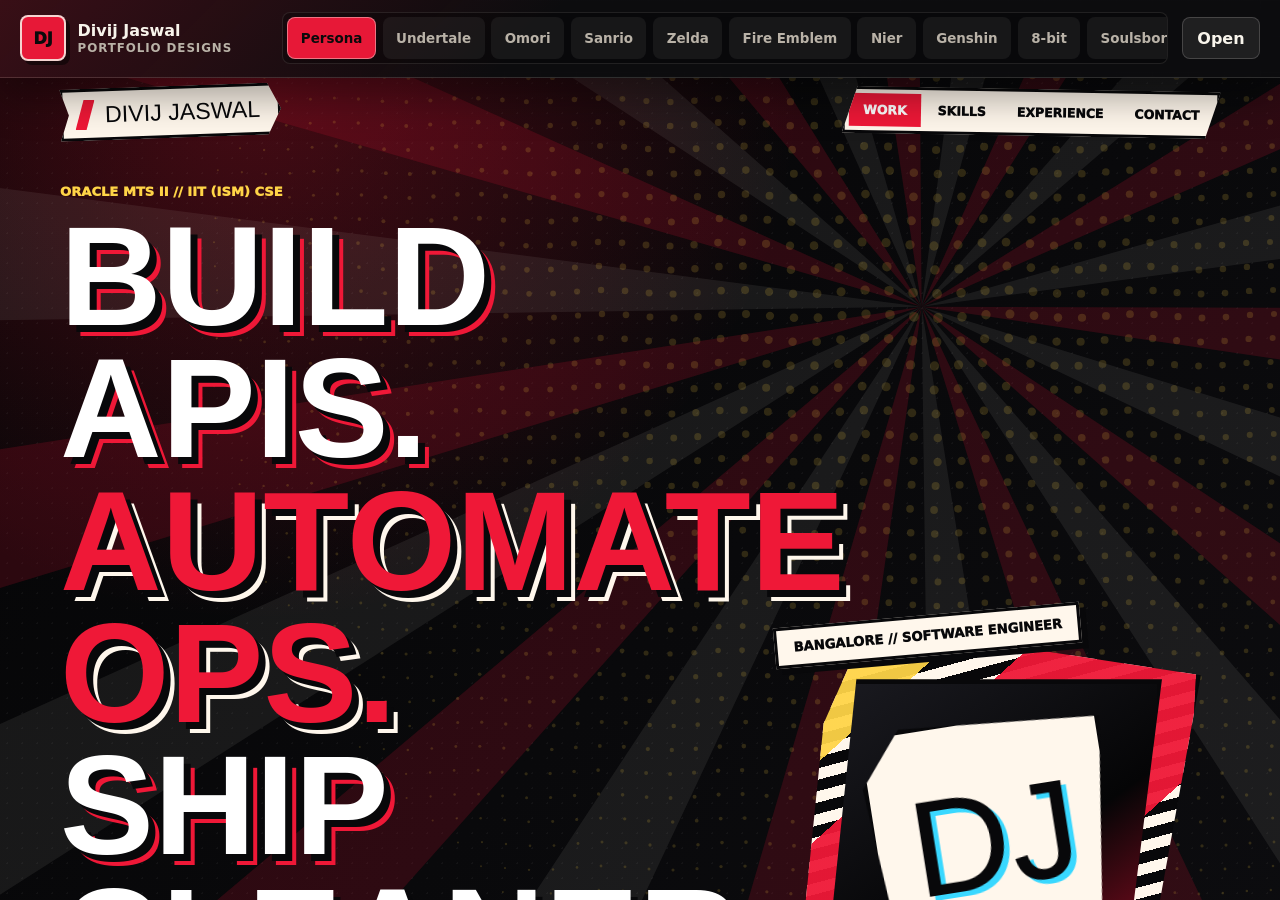
<file: index.html>
<!doctype html>
<html lang="en">
  <head>
    <meta charset="utf-8">
    <meta name="viewport" content="width=device-width, initial-scale=1">
    <meta
      name="description"
      content="Design switcher portfolio for Divij Jaswal, collecting all themed portfolio variants in one selectable interface."
    >
    <title>Divij Jaswal | Portfolio Design Switcher</title>
    <link rel="stylesheet" href="styles.css">
  </head>
  <body>
    <header class="switcher-bar" data-accent="persona">
      <a class="brand" href="persona/index.html" data-open-current>
        <span class="brand-mark" aria-hidden="true">DJ</span>
        <span>
          <strong>Divij Jaswal</strong>
          <small>Portfolio Designs</small>
        </span>
      </a>

      <nav class="design-tabs" aria-label="Select portfolio design" data-design-tabs></nav>

      <div class="switcher-actions">
        <label class="design-select-label" for="designSelect">Design</label>
        <select id="designSelect" class="design-select" aria-label="Select portfolio design" data-design-select></select>
        <a class="open-link" href="persona/index.html" data-open-current>Open</a>
      </div>
    </header>

    <main class="preview-shell">
      <iframe
        class="design-frame"
        src="persona/index.html"
        title="Persona portfolio design preview"
        data-design-frame
      ></iframe>
    </main>

    <script src="script.js"></script>
  </body>
</html>
</file>
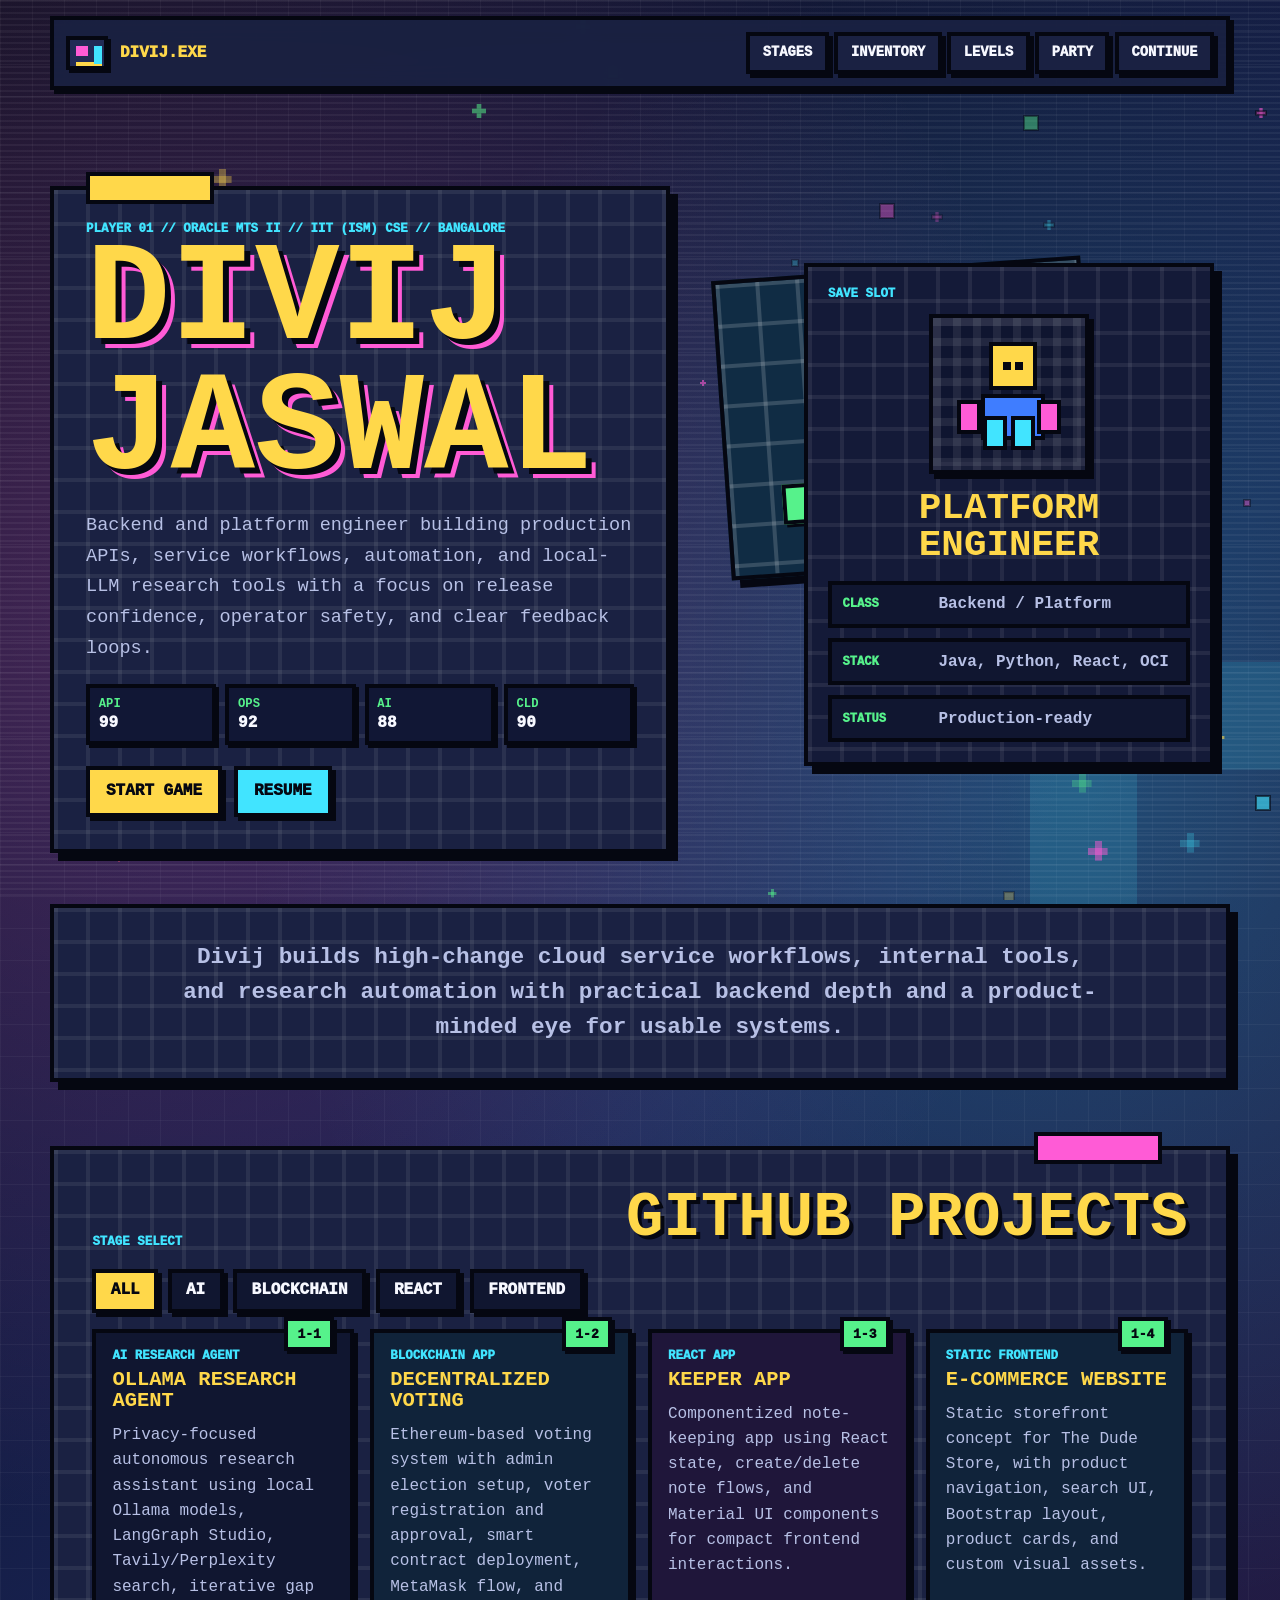
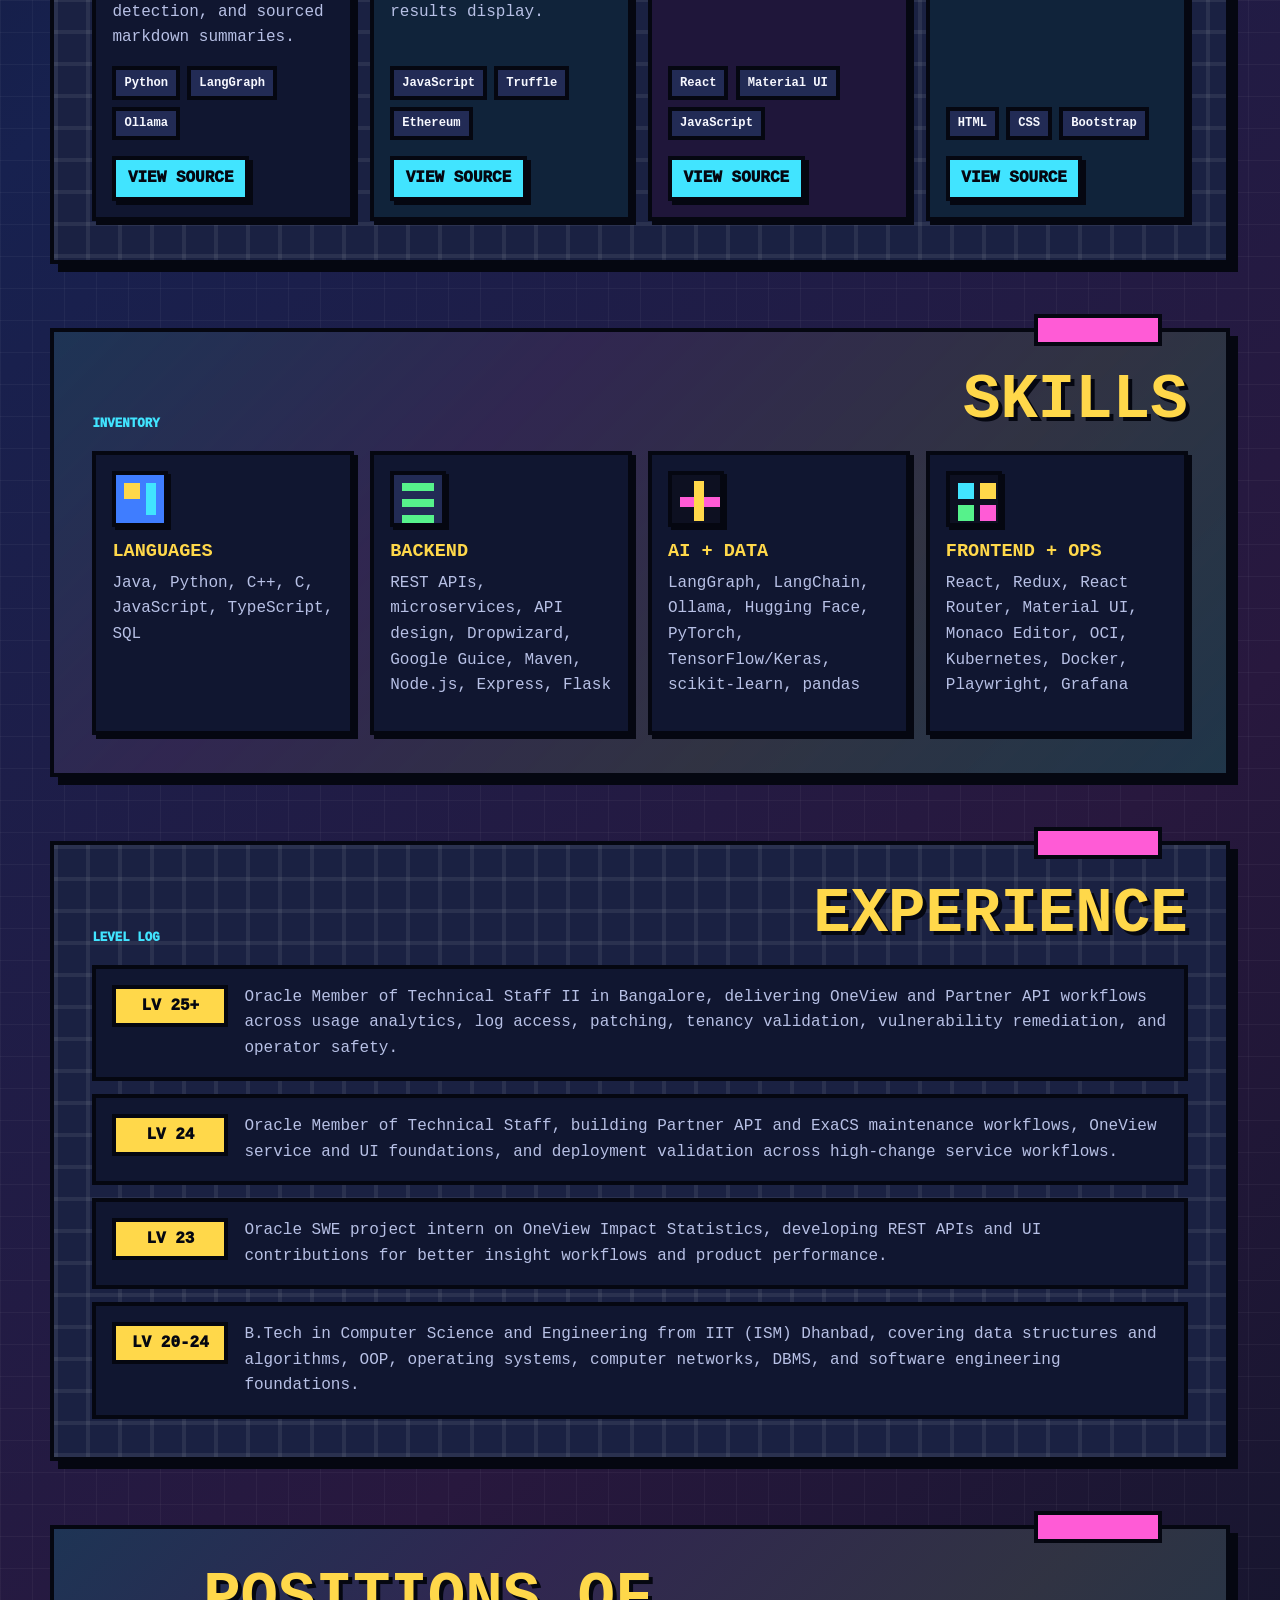
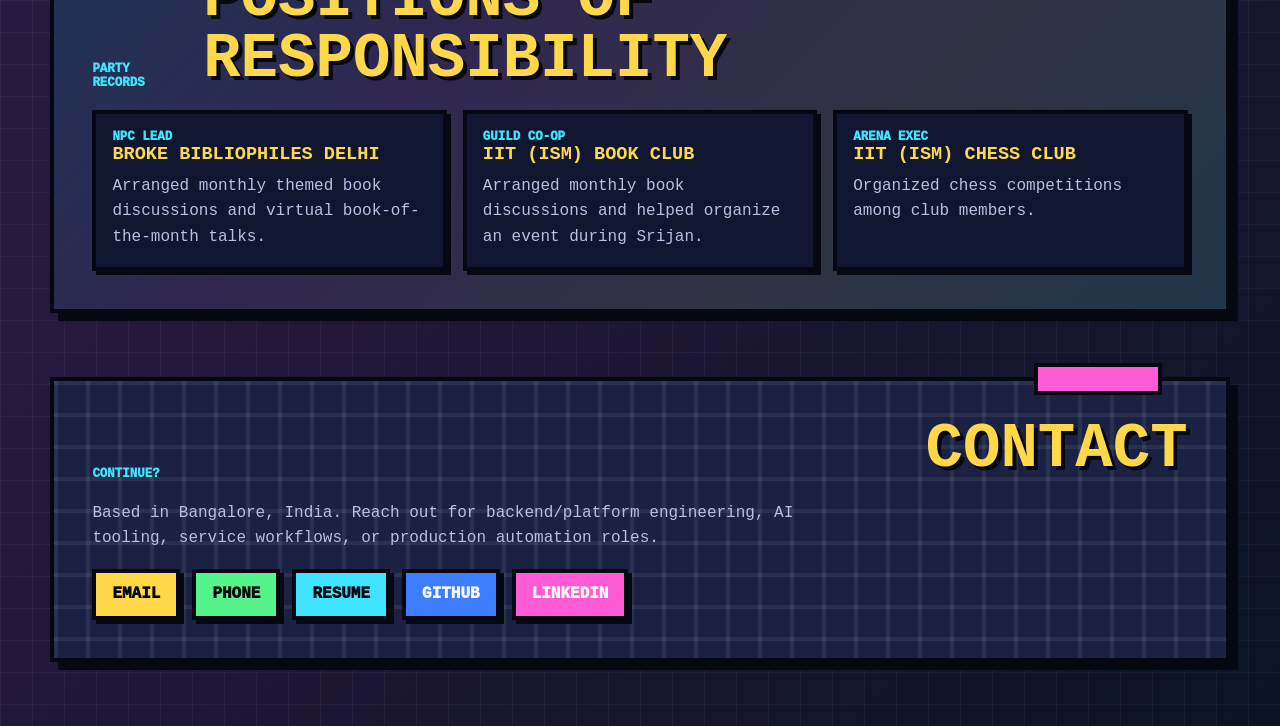
<file: eight-bit/index.html>
<!doctype html>
<html lang="en">
  <head>
    <meta charset="utf-8">
    <meta name="viewport" content="width=device-width, initial-scale=1">
    <meta
      name="description"
      content="Divij Jaswal's 8-bit game portfolio: backend engineering, AI tooling, GitHub projects, experience, responsibilities, and contact."
    >
    <title>Divij Jaswal | 8-Bit Portfolio</title>
    <link rel="stylesheet" href="styles.css">
  </head>
  <body>
    <canvas id="pixelCanvas" aria-hidden="true"></canvas>

    <header class="site-header" data-header>
      <a class="brand" href="#home" aria-label="Go to home">
        <span class="brand-cartridge" aria-hidden="true"></span>
        <span>DIVIJ.EXE</span>
      </a>
      <button class="nav-toggle" type="button" aria-expanded="false" aria-controls="siteNav" data-nav-toggle>
        <span class="sr-only">Toggle navigation</span>
        <span></span>
        <span></span>
        <span></span>
      </button>
      <nav class="site-nav" id="siteNav" data-nav>
        <a href="#stages">Stages</a>
        <a href="#inventory">Inventory</a>
        <a href="#levels">Levels</a>
        <a href="#party">Party</a>
        <a href="#continue">Continue</a>
      </nav>
    </header>

    <main id="home">
      <section class="hero" aria-labelledby="hero-title">
        <div class="hero-copy">
          <p class="eyebrow">PLAYER 01 // ORACLE MTS II // IIT (ISM) CSE // BANGALORE</p>
          <h1 id="hero-title">Divij Jaswal</h1>
          <p class="hero-lede">
            Backend and platform engineer building production APIs, service workflows, automation, and local-LLM
            research tools with a focus on release confidence, operator safety, and clear feedback loops.
          </p>
          <div class="power-row" aria-label="Core strengths">
            <span><strong>API</strong> 99</span>
            <span><strong>OPS</strong> 92</span>
            <span><strong>AI</strong> 88</span>
            <span><strong>CLD</strong> 90</span>
          </div>
          <div class="hero-actions" aria-label="Primary actions">
            <a class="button primary" href="#stages">Start Game</a>
            <a class="button secondary" href="resume.pdf">Resume</a>
          </div>
        </div>

        <aside class="console-panel" aria-label="Player status">
          <div class="screen-map" aria-hidden="true">
            <span class="tile player"></span>
            <span class="tile item"></span>
            <span class="tile boss"></span>
            <span class="route"></span>
          </div>
          <div class="player-card">
            <p class="card-label">Save Slot</p>
            <div class="pixel-sprite" aria-hidden="true">
              <span class="sprite-head"></span>
              <span class="sprite-body"></span>
              <span class="sprite-arm left"></span>
              <span class="sprite-arm right"></span>
              <span class="sprite-leg left"></span>
              <span class="sprite-leg right"></span>
            </div>
            <h2>Platform Engineer</h2>
            <dl>
              <div>
                <dt>Class</dt>
                <dd>Backend / Platform</dd>
              </div>
              <div>
                <dt>Stack</dt>
                <dd>Java, Python, React, OCI</dd>
              </div>
              <div>
                <dt>Status</dt>
                <dd>Production-ready</dd>
              </div>
            </dl>
          </div>
        </aside>
      </section>

      <section class="profile-strip" aria-label="Profile">
        <p>
          Divij builds high-change cloud service workflows, internal tools, and research automation with practical
          backend depth and a product-minded eye for usable systems.
        </p>
      </section>

      <section class="section-block" id="stages" aria-labelledby="stages-title">
        <div class="section-heading">
          <p>Stage Select</p>
          <h2 id="stages-title">GitHub Projects</h2>
        </div>

        <div class="filter-bar" aria-label="Project filters">
          <button class="filter-button is-active" type="button" data-filter="all">All</button>
          <button class="filter-button" type="button" data-filter="ai">AI</button>
          <button class="filter-button" type="button" data-filter="blockchain">Blockchain</button>
          <button class="filter-button" type="button" data-filter="react">React</button>
          <button class="filter-button" type="button" data-filter="frontend">Frontend</button>
        </div>

        <div class="stage-grid" data-project-grid>
          <article class="stage-card" data-category="ai backend">
            <div class="stage-number">1-1</div>
            <p class="stage-type">AI Research Agent</p>
            <h3>Ollama Research Agent</h3>
            <p>
              Privacy-focused autonomous research assistant using local Ollama models, LangGraph Studio,
              Tavily/Perplexity search, iterative gap detection, and sourced markdown summaries.
            </p>
            <ul>
              <li>Python</li>
              <li>LangGraph</li>
              <li>Ollama</li>
            </ul>
            <a href="https://github.com/DivijJaswal/Ollama-Resarch-Agent" target="_blank" rel="noreferrer">View source</a>
          </article>

          <article class="stage-card" data-category="blockchain frontend">
            <div class="stage-number">1-2</div>
            <p class="stage-type">Blockchain App</p>
            <h3>Decentralized Voting</h3>
            <p>
              Ethereum-based voting system with admin election setup, voter registration and approval, smart contract
              deployment, MetaMask flow, and results display.
            </p>
            <ul>
              <li>JavaScript</li>
              <li>Truffle</li>
              <li>Ethereum</li>
            </ul>
            <a href="https://github.com/DivijJaswal/dVoting" target="_blank" rel="noreferrer">View source</a>
          </article>

          <article class="stage-card" data-category="react frontend">
            <div class="stage-number">1-3</div>
            <p class="stage-type">React App</p>
            <h3>Keeper App</h3>
            <p>
              Componentized note-keeping app using React state, create/delete note flows, and Material UI components
              for compact frontend interactions.
            </p>
            <ul>
              <li>React</li>
              <li>Material UI</li>
              <li>JavaScript</li>
            </ul>
            <a href="https://github.com/DivijJaswal/Keeper-App" target="_blank" rel="noreferrer">View source</a>
          </article>

          <article class="stage-card" data-category="frontend">
            <div class="stage-number">1-4</div>
            <p class="stage-type">Static Frontend</p>
            <h3>E-Commerce Website</h3>
            <p>
              Static storefront concept for The Dude Store, with product navigation, search UI, Bootstrap layout,
              product cards, and custom visual assets.
            </p>
            <ul>
              <li>HTML</li>
              <li>CSS</li>
              <li>Bootstrap</li>
            </ul>
            <a href="https://github.com/DivijJaswal/E-Commerce-Website" target="_blank" rel="noreferrer">View source</a>
          </article>
        </div>
      </section>

      <section class="section-block inventory-section" id="inventory" aria-labelledby="inventory-title">
        <div class="section-heading">
          <p>Inventory</p>
          <h2 id="inventory-title">Skills</h2>
        </div>
        <div class="inventory-grid">
          <article>
            <span class="item-icon code"></span>
            <h3>Languages</h3>
            <p>Java, Python, C++, C, JavaScript, TypeScript, SQL</p>
          </article>
          <article>
            <span class="item-icon server"></span>
            <h3>Backend</h3>
            <p>REST APIs, microservices, API design, Dropwizard, Google Guice, Maven, Node.js, Express, Flask</p>
          </article>
          <article>
            <span class="item-icon data"></span>
            <h3>AI + Data</h3>
            <p>LangGraph, LangChain, Ollama, Hugging Face, PyTorch, TensorFlow/Keras, scikit-learn, pandas</p>
          </article>
          <article>
            <span class="item-icon ops"></span>
            <h3>Frontend + Ops</h3>
            <p>React, Redux, React Router, Material UI, Monaco Editor, OCI, Kubernetes, Docker, Playwright, Grafana</p>
          </article>
        </div>
      </section>

      <section class="section-block" id="levels" aria-labelledby="levels-title">
        <div class="section-heading">
          <p>Level Log</p>
          <h2 id="levels-title">Experience</h2>
        </div>
        <ol class="timeline">
          <li>
            <span>LV 25+</span>
            <p>
              Oracle Member of Technical Staff II in Bangalore, delivering OneView and Partner API workflows across
              usage analytics, log access, patching, tenancy validation, vulnerability remediation, and operator safety.
            </p>
          </li>
          <li>
            <span>LV 24</span>
            <p>
              Oracle Member of Technical Staff, building Partner API and ExaCS maintenance workflows, OneView service
              and UI foundations, and deployment validation across high-change service workflows.
            </p>
          </li>
          <li>
            <span>LV 23</span>
            <p>
              Oracle SWE project intern on OneView Impact Statistics, developing REST APIs and UI contributions for
              better insight workflows and product performance.
            </p>
          </li>
          <li>
            <span>LV 20-24</span>
            <p>
              B.Tech in Computer Science and Engineering from IIT (ISM) Dhanbad, covering data structures and
              algorithms, OOP, operating systems, computer networks, DBMS, and software engineering foundations.
            </p>
          </li>
        </ol>
      </section>

      <section class="section-block party-section" id="party" aria-labelledby="party-title">
        <div class="section-heading">
          <p>Party Records</p>
          <h2 id="party-title">Positions of Responsibility</h2>
        </div>
        <div class="party-grid">
          <article>
            <p>NPC Lead</p>
            <h3>Broke Bibliophiles Delhi</h3>
            <span>Arranged monthly themed book discussions and virtual book-of-the-month talks.</span>
          </article>
          <article>
            <p>Guild Co-Op</p>
            <h3>IIT (ISM) Book Club</h3>
            <span>Arranged monthly book discussions and helped organize an event during Srijan.</span>
          </article>
          <article>
            <p>Arena Exec</p>
            <h3>IIT (ISM) Chess Club</h3>
            <span>Organized chess competitions among club members.</span>
          </article>
        </div>
      </section>

      <section class="section-block contact-section" id="continue" aria-labelledby="continue-title">
        <div class="section-heading">
          <p>Continue?</p>
          <h2 id="continue-title">Contact</h2>
        </div>
        <p>
          Based in Bangalore, India. Reach out for backend/platform engineering, AI tooling, service workflows, or
          production automation roles.
        </p>
        <div class="contact-row" aria-label="Contact actions">
          <a
            href="https://mail.google.com/mail/?view=cm&fs=1&to=ellytopas%40gmail.com&su=Portfolio%20Contact"
            target="_blank"
            rel="noreferrer"
          >Email</a>
          <a href="tel:+91-8766235526">Phone</a>
          <a href="resume.pdf">Resume</a>
          <a href="https://github.com/DivijJaswal" target="_blank" rel="noreferrer">GitHub</a>
          <a href="https://www.linkedin.com/in/divij-j-a1692111b/" target="_blank" rel="noreferrer">LinkedIn</a>
        </div>
      </section>
    </main>

    <script src="script.js"></script>
  </body>
</html>
</file>
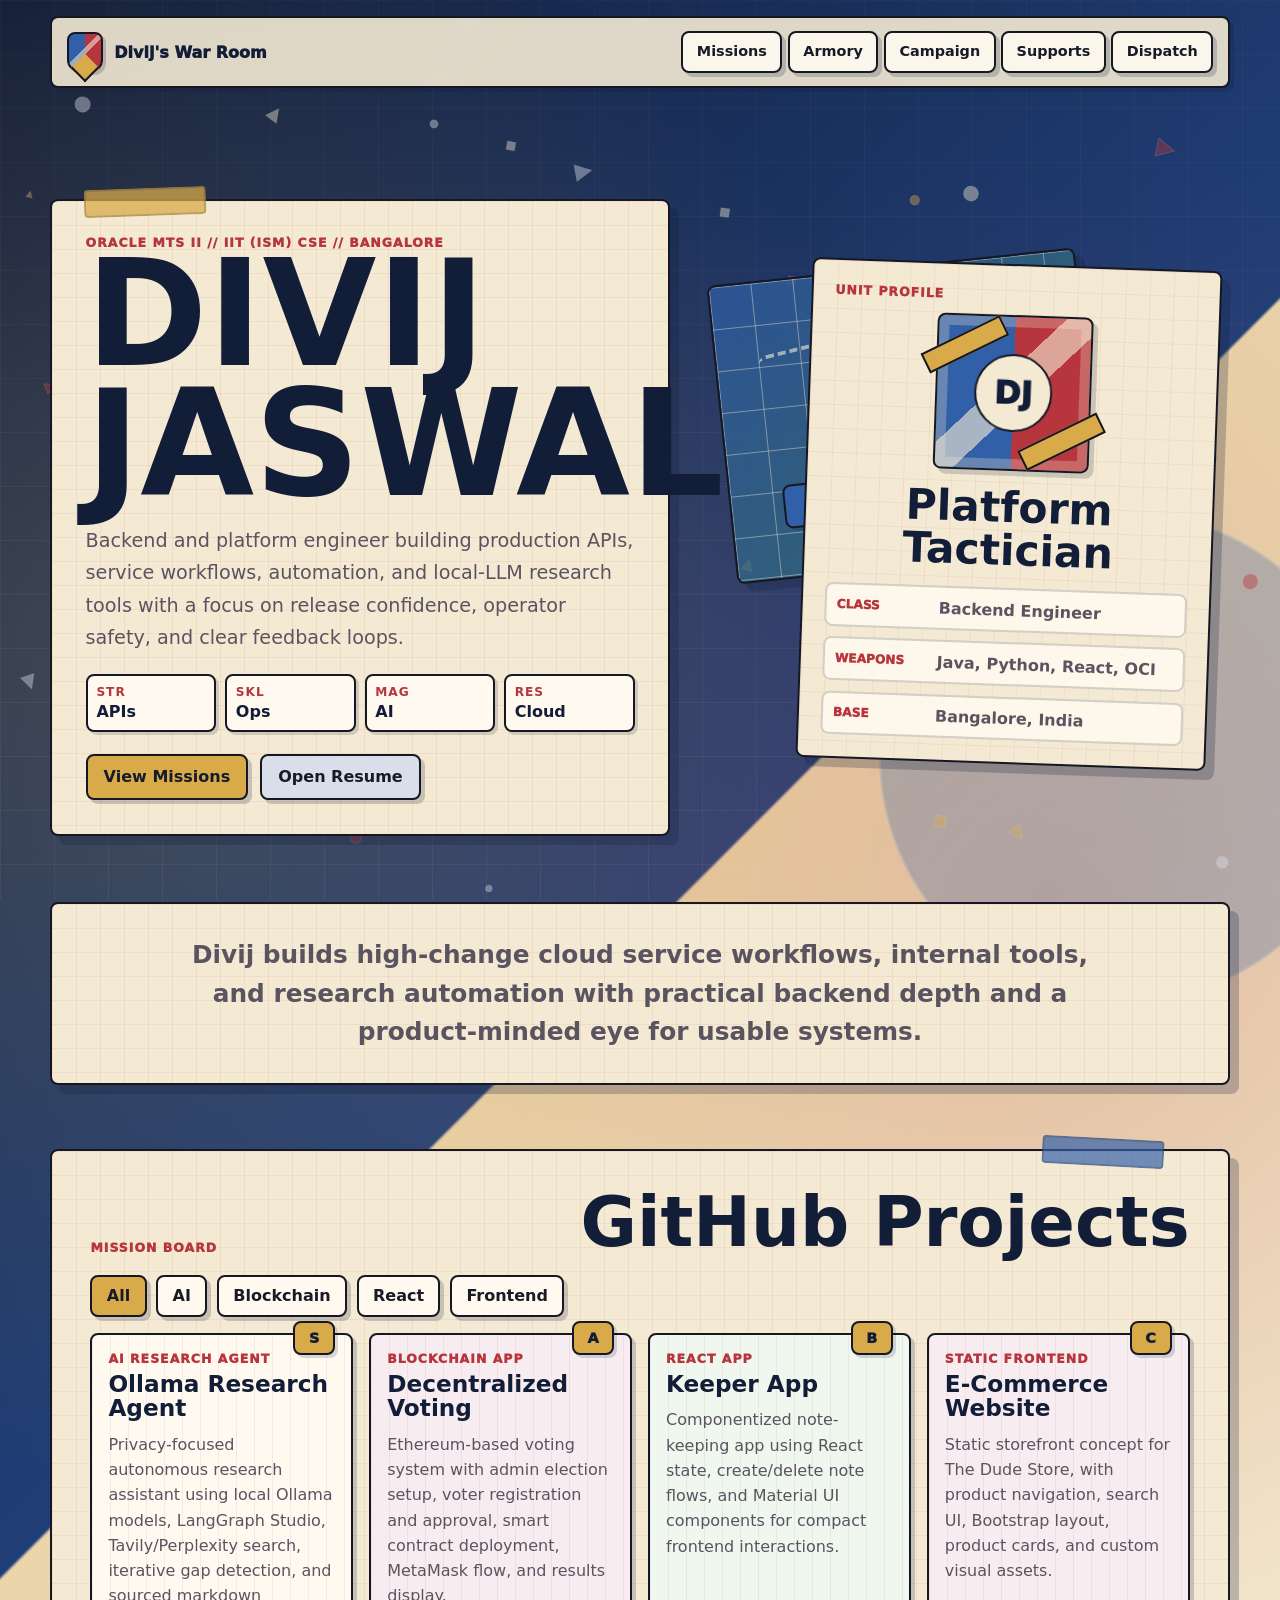
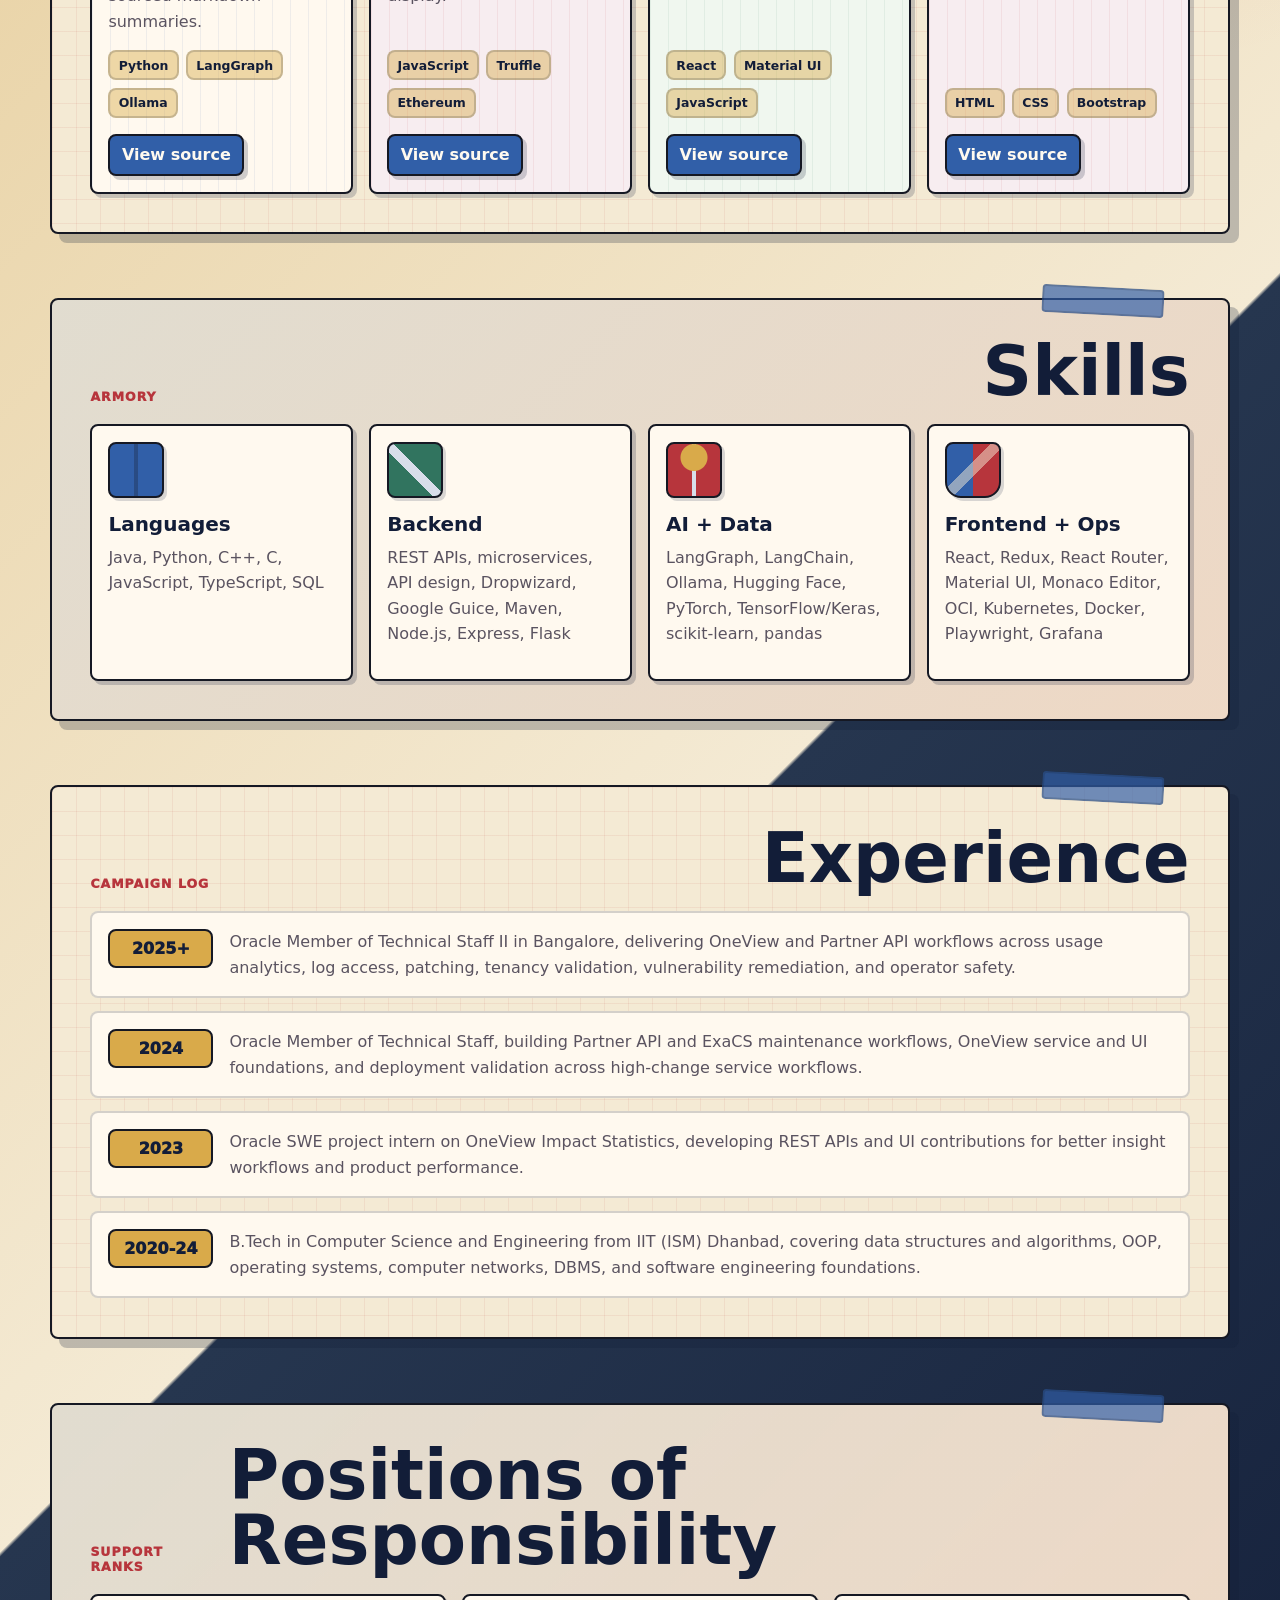
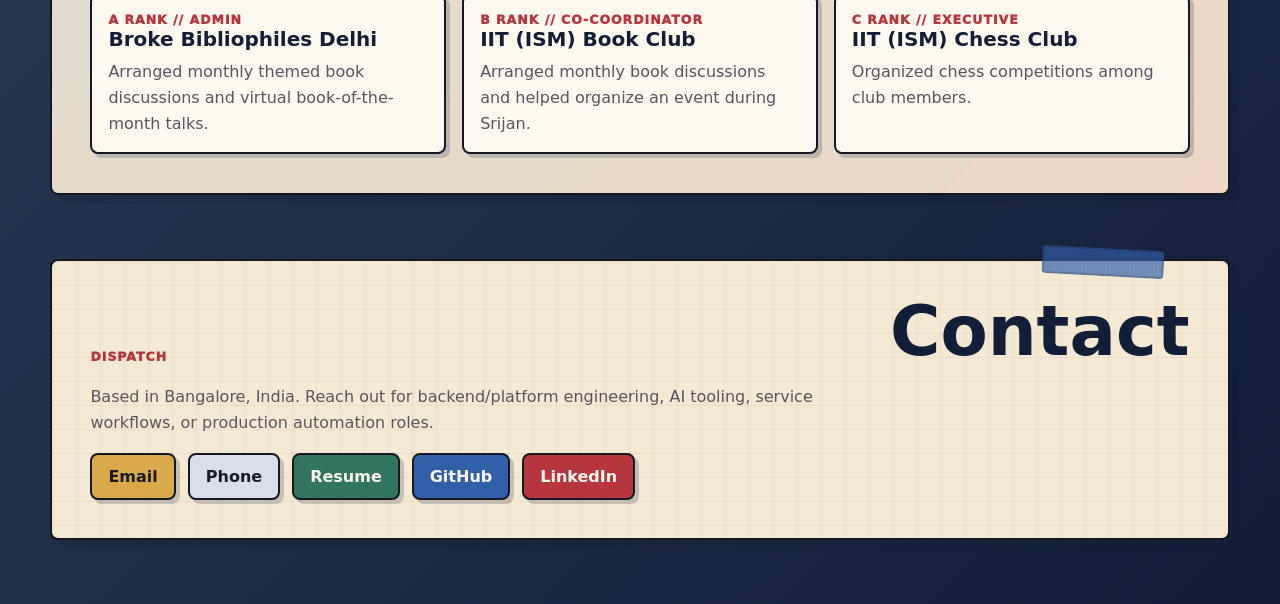
<file: fire-emblem/index.html>
<!doctype html>
<html lang="en">
  <head>
    <meta charset="utf-8">
    <meta name="viewport" content="width=device-width, initial-scale=1">
    <meta
      name="description"
      content="Divij Jaswal's tactical fantasy portfolio: backend engineering, AI tooling, GitHub projects, experience, responsibilities, and contact."
    >
    <title>Divij Jaswal | Tactical Crest Portfolio</title>
    <link rel="stylesheet" href="styles.css">
  </head>
  <body>
    <canvas id="emberCanvas" aria-hidden="true"></canvas>

    <header class="site-header" data-header>
      <a class="brand" href="#home" aria-label="Go to home">
        <span class="brand-crest" aria-hidden="true"></span>
        <span>Divij's War Room</span>
      </a>
      <button class="nav-toggle" type="button" aria-expanded="false" aria-controls="siteNav" data-nav-toggle>
        <span class="sr-only">Toggle navigation</span>
        <span></span>
        <span></span>
        <span></span>
      </button>
      <nav class="site-nav" id="siteNav" data-nav>
        <a href="#missions">Missions</a>
        <a href="#armory">Armory</a>
        <a href="#campaign">Campaign</a>
        <a href="#supports">Supports</a>
        <a href="#dispatch">Dispatch</a>
      </nav>
    </header>

    <main id="home">
      <section class="hero" aria-labelledby="hero-title">
        <div class="hero-copy">
          <p class="eyebrow">Oracle MTS II // IIT (ISM) CSE // Bangalore</p>
          <h1 id="hero-title">Divij Jaswal</h1>
          <p class="hero-lede">
            Backend and platform engineer building production APIs, service workflows, automation, and local-LLM
            research tools with a focus on release confidence, operator safety, and clear feedback loops.
          </p>
          <div class="stat-row" aria-label="Core strengths">
            <span><strong>STR</strong> APIs</span>
            <span><strong>SKL</strong> Ops</span>
            <span><strong>MAG</strong> AI</span>
            <span><strong>RES</strong> Cloud</span>
          </div>
          <div class="hero-actions" aria-label="Primary actions">
            <a class="button primary" href="#missions">View Missions</a>
            <a class="button secondary" href="resume.pdf">Open Resume</a>
          </div>
        </div>

        <aside class="tactician-panel" aria-label="Tactician profile">
          <div class="battle-map" aria-hidden="true">
            <span class="unit ally"></span>
            <span class="unit support"></span>
            <span class="unit target"></span>
            <span class="route"></span>
          </div>
          <div class="unit-card">
            <p class="card-label">Unit Profile</p>
            <div class="portrait">
              <span>DJ</span>
            </div>
            <h2>Platform Tactician</h2>
            <dl>
              <div>
                <dt>Class</dt>
                <dd>Backend Engineer</dd>
              </div>
              <div>
                <dt>Weapons</dt>
                <dd>Java, Python, React, OCI</dd>
              </div>
              <div>
                <dt>Base</dt>
                <dd>Bangalore, India</dd>
              </div>
            </dl>
          </div>
        </aside>
      </section>

      <section class="profile-strip" aria-label="Profile">
        <p>
          Divij builds high-change cloud service workflows, internal tools, and research automation with practical
          backend depth and a product-minded eye for usable systems.
        </p>
      </section>

      <section class="section-block" id="missions" aria-labelledby="missions-title">
        <div class="section-heading">
          <p>Mission Board</p>
          <h2 id="missions-title">GitHub Projects</h2>
        </div>

        <div class="filter-bar" aria-label="Project filters">
          <button class="filter-button is-active" type="button" data-filter="all">All</button>
          <button class="filter-button" type="button" data-filter="ai">AI</button>
          <button class="filter-button" type="button" data-filter="blockchain">Blockchain</button>
          <button class="filter-button" type="button" data-filter="react">React</button>
          <button class="filter-button" type="button" data-filter="frontend">Frontend</button>
        </div>

        <div class="mission-grid" data-project-grid>
          <article class="mission-card" data-category="ai backend">
            <div class="mission-rank">S</div>
            <p class="mission-type">AI Research Agent</p>
            <h3>Ollama Research Agent</h3>
            <p>
              Privacy-focused autonomous research assistant using local Ollama models, LangGraph Studio,
              Tavily/Perplexity search, iterative gap detection, and sourced markdown summaries.
            </p>
            <ul>
              <li>Python</li>
              <li>LangGraph</li>
              <li>Ollama</li>
            </ul>
            <a href="https://github.com/DivijJaswal/Ollama-Resarch-Agent" target="_blank" rel="noreferrer">View source</a>
          </article>

          <article class="mission-card" data-category="blockchain frontend">
            <div class="mission-rank">A</div>
            <p class="mission-type">Blockchain App</p>
            <h3>Decentralized Voting</h3>
            <p>
              Ethereum-based voting system with admin election setup, voter registration and approval, smart contract
              deployment, MetaMask flow, and results display.
            </p>
            <ul>
              <li>JavaScript</li>
              <li>Truffle</li>
              <li>Ethereum</li>
            </ul>
            <a href="https://github.com/DivijJaswal/dVoting" target="_blank" rel="noreferrer">View source</a>
          </article>

          <article class="mission-card" data-category="react frontend">
            <div class="mission-rank">B</div>
            <p class="mission-type">React App</p>
            <h3>Keeper App</h3>
            <p>
              Componentized note-keeping app using React state, create/delete note flows, and Material UI components
              for compact frontend interactions.
            </p>
            <ul>
              <li>React</li>
              <li>Material UI</li>
              <li>JavaScript</li>
            </ul>
            <a href="https://github.com/DivijJaswal/Keeper-App" target="_blank" rel="noreferrer">View source</a>
          </article>

          <article class="mission-card" data-category="frontend">
            <div class="mission-rank">C</div>
            <p class="mission-type">Static Frontend</p>
            <h3>E-Commerce Website</h3>
            <p>
              Static storefront concept for The Dude Store, with product navigation, search UI, Bootstrap layout,
              product cards, and custom visual assets.
            </p>
            <ul>
              <li>HTML</li>
              <li>CSS</li>
              <li>Bootstrap</li>
            </ul>
            <a href="https://github.com/DivijJaswal/E-Commerce-Website" target="_blank" rel="noreferrer">View source</a>
          </article>
        </div>
      </section>

      <section class="section-block armory-section" id="armory" aria-labelledby="armory-title">
        <div class="section-heading">
          <p>Armory</p>
          <h2 id="armory-title">Skills</h2>
        </div>
        <div class="armory-grid">
          <article>
            <span class="weapon tome"></span>
            <h3>Languages</h3>
            <p>Java, Python, C++, C, JavaScript, TypeScript, SQL</p>
          </article>
          <article>
            <span class="weapon lance"></span>
            <h3>Backend</h3>
            <p>REST APIs, microservices, API design, Dropwizard, Google Guice, Maven, Node.js, Express, Flask</p>
          </article>
          <article>
            <span class="weapon staff"></span>
            <h3>AI + Data</h3>
            <p>LangGraph, LangChain, Ollama, Hugging Face, PyTorch, TensorFlow/Keras, scikit-learn, pandas</p>
          </article>
          <article>
            <span class="weapon shield"></span>
            <h3>Frontend + Ops</h3>
            <p>React, Redux, React Router, Material UI, Monaco Editor, OCI, Kubernetes, Docker, Playwright, Grafana</p>
          </article>
        </div>
      </section>

      <section class="section-block" id="campaign" aria-labelledby="campaign-title">
        <div class="section-heading">
          <p>Campaign Log</p>
          <h2 id="campaign-title">Experience</h2>
        </div>
        <ol class="timeline">
          <li>
            <span>2025+</span>
            <p>
              Oracle Member of Technical Staff II in Bangalore, delivering OneView and Partner API workflows across
              usage analytics, log access, patching, tenancy validation, vulnerability remediation, and operator safety.
            </p>
          </li>
          <li>
            <span>2024</span>
            <p>
              Oracle Member of Technical Staff, building Partner API and ExaCS maintenance workflows, OneView service
              and UI foundations, and deployment validation across high-change service workflows.
            </p>
          </li>
          <li>
            <span>2023</span>
            <p>
              Oracle SWE project intern on OneView Impact Statistics, developing REST APIs and UI contributions for
              better insight workflows and product performance.
            </p>
          </li>
          <li>
            <span>2020-24</span>
            <p>
              B.Tech in Computer Science and Engineering from IIT (ISM) Dhanbad, covering data structures and
              algorithms, OOP, operating systems, computer networks, DBMS, and software engineering foundations.
            </p>
          </li>
        </ol>
      </section>

      <section class="section-block support-section" id="supports" aria-labelledby="supports-title">
        <div class="section-heading">
          <p>Support Ranks</p>
          <h2 id="supports-title">Positions of Responsibility</h2>
        </div>
        <div class="support-grid">
          <article>
            <p>A Rank // Admin</p>
            <h3>Broke Bibliophiles Delhi</h3>
            <span>Arranged monthly themed book discussions and virtual book-of-the-month talks.</span>
          </article>
          <article>
            <p>B Rank // Co-Coordinator</p>
            <h3>IIT (ISM) Book Club</h3>
            <span>Arranged monthly book discussions and helped organize an event during Srijan.</span>
          </article>
          <article>
            <p>C Rank // Executive</p>
            <h3>IIT (ISM) Chess Club</h3>
            <span>Organized chess competitions among club members.</span>
          </article>
        </div>
      </section>

      <section class="section-block contact-section" id="dispatch" aria-labelledby="dispatch-title">
        <div class="section-heading">
          <p>Dispatch</p>
          <h2 id="dispatch-title">Contact</h2>
        </div>
        <p>
          Based in Bangalore, India. Reach out for backend/platform engineering, AI tooling, service workflows, or
          production automation roles.
        </p>
        <div class="contact-row" aria-label="Contact actions">
          <a
            href="https://mail.google.com/mail/?view=cm&fs=1&to=ellytopas%40gmail.com&su=Portfolio%20Contact"
            target="_blank"
            rel="noreferrer"
          >Email</a>
          <a href="tel:+91-8766235526">Phone</a>
          <a href="resume.pdf">Resume</a>
          <a href="https://github.com/DivijJaswal" target="_blank" rel="noreferrer">GitHub</a>
          <a href="https://www.linkedin.com/in/divij-j-a1692111b/" target="_blank" rel="noreferrer">LinkedIn</a>
        </div>
      </section>
    </main>

    <script src="script.js"></script>
  </body>
</html>
</file>
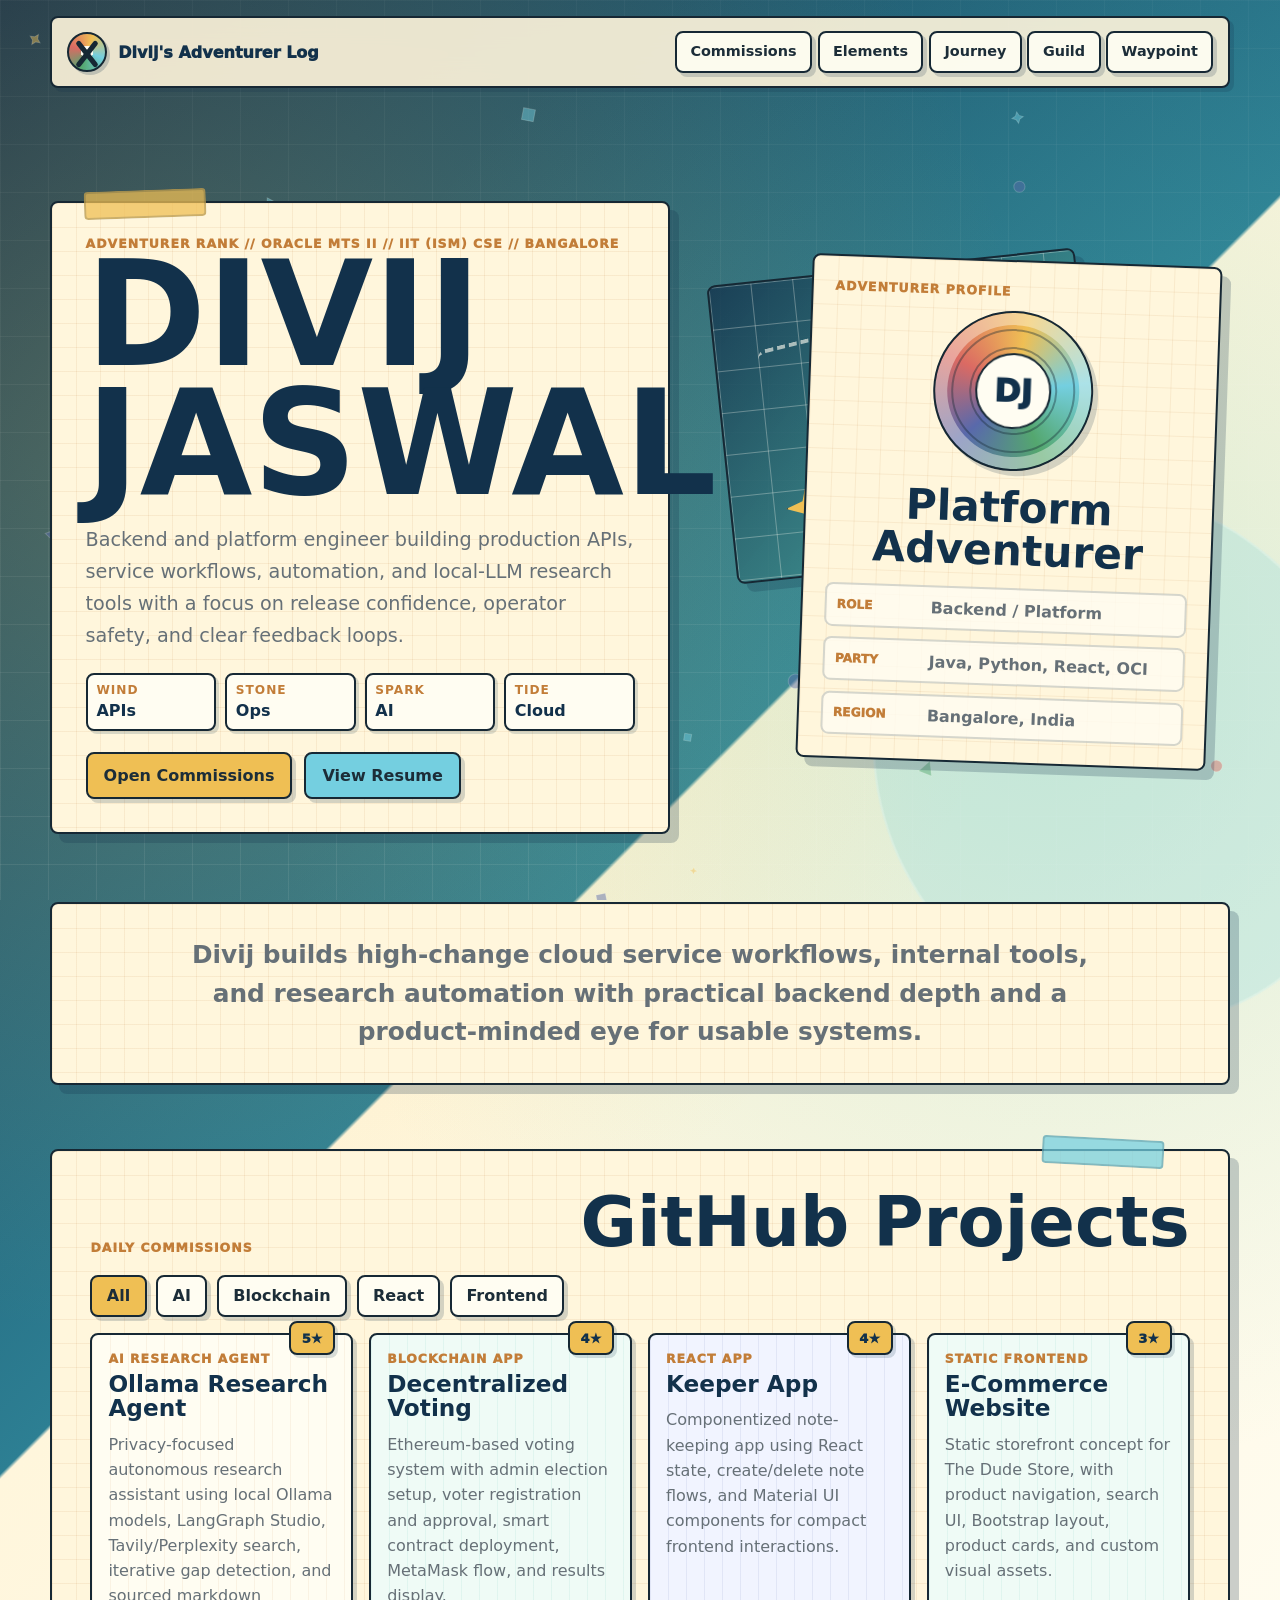
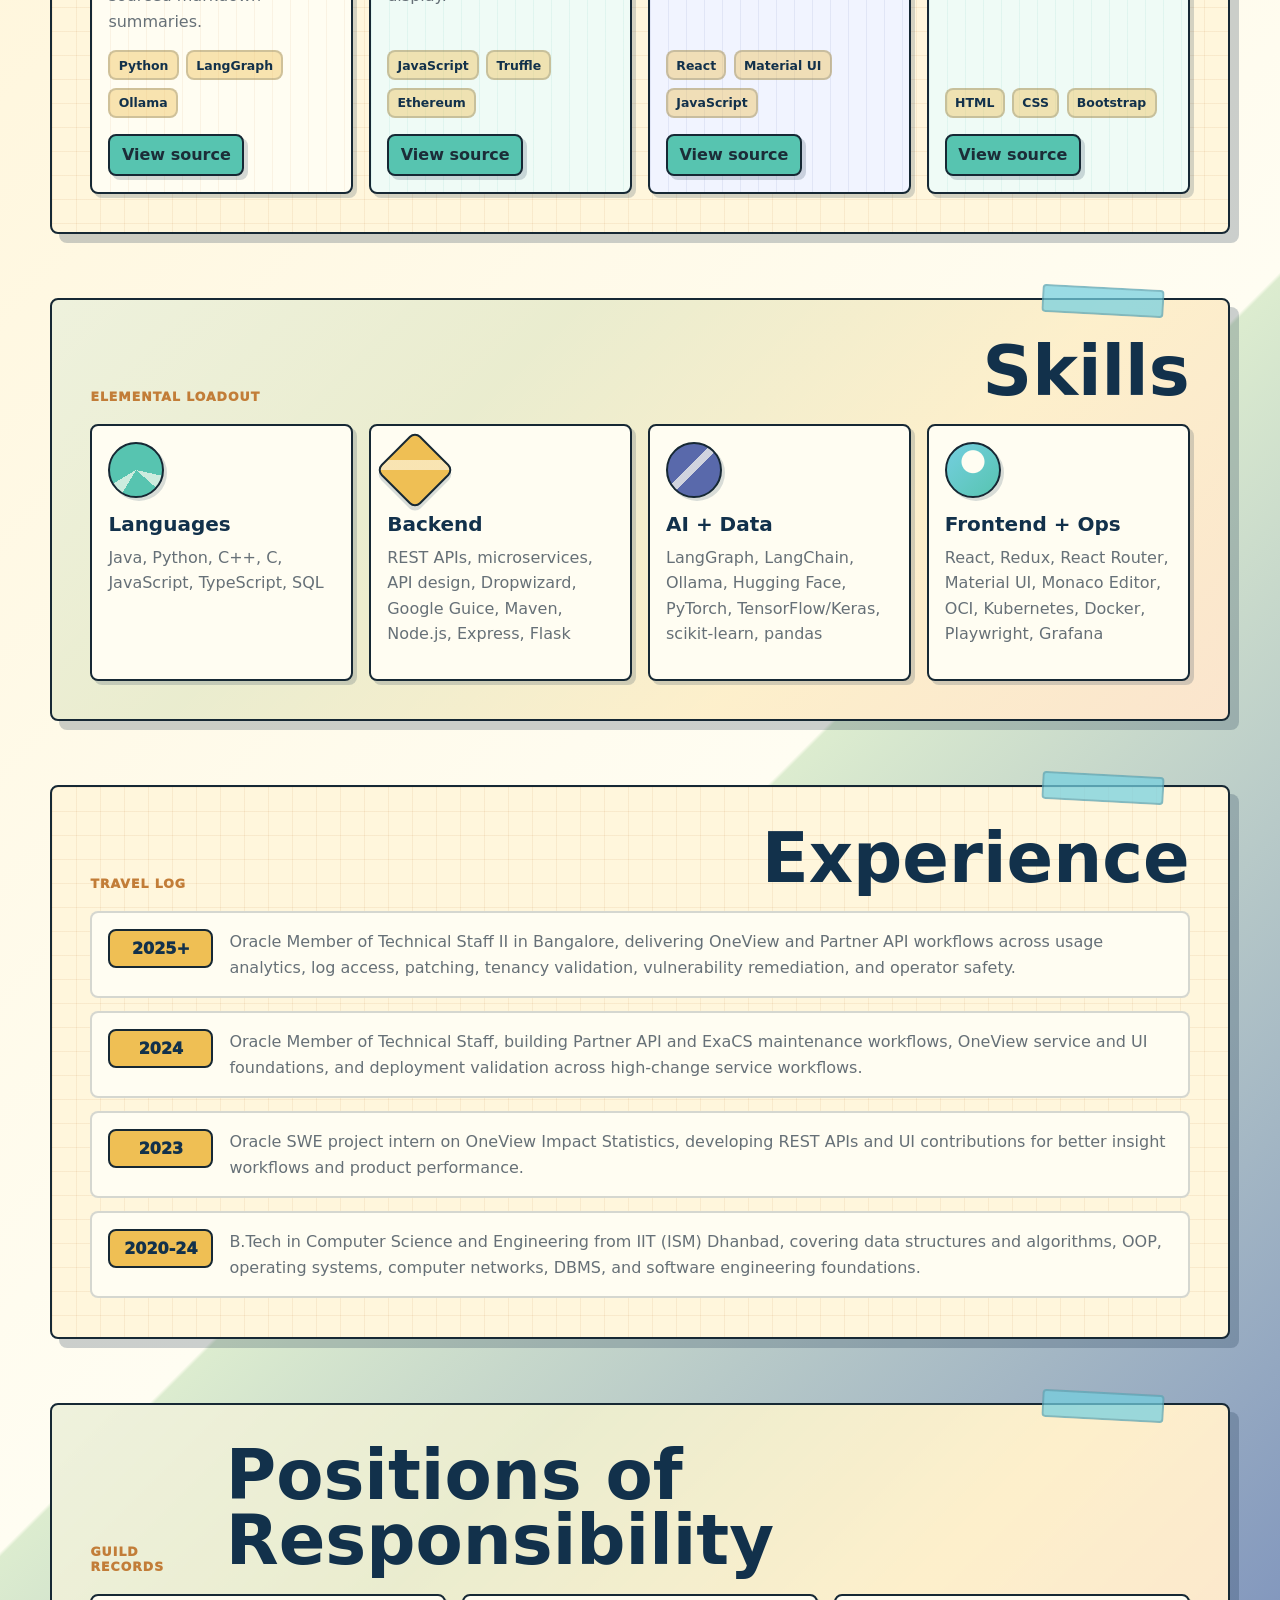
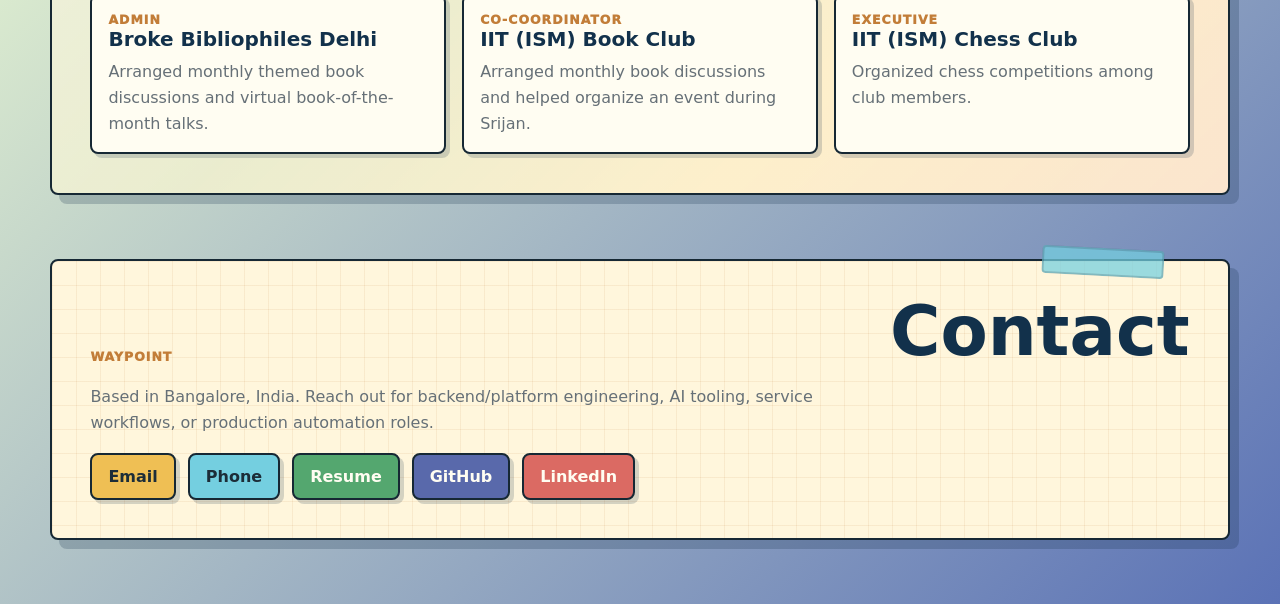
<file: genshin-impact/index.html>
<!doctype html>
<html lang="en">
  <head>
    <meta charset="utf-8">
    <meta name="viewport" content="width=device-width, initial-scale=1">
    <meta
      name="description"
      content="Divij Jaswal's elemental adventure portfolio: backend engineering, AI tooling, GitHub projects, experience, responsibilities, and contact."
    >
    <title>Divij Jaswal | Elemental Adventure Portfolio</title>
    <link rel="stylesheet" href="styles.css">
  </head>
  <body>
    <canvas id="elementCanvas" aria-hidden="true"></canvas>

    <header class="site-header" data-header>
      <a class="brand" href="#home" aria-label="Go to home">
        <span class="brand-compass" aria-hidden="true"></span>
        <span>Divij's Adventurer Log</span>
      </a>
      <button class="nav-toggle" type="button" aria-expanded="false" aria-controls="siteNav" data-nav-toggle>
        <span class="sr-only">Toggle navigation</span>
        <span></span>
        <span></span>
        <span></span>
      </button>
      <nav class="site-nav" id="siteNav" data-nav>
        <a href="#commissions">Commissions</a>
        <a href="#elements">Elements</a>
        <a href="#journey">Journey</a>
        <a href="#guild">Guild</a>
        <a href="#waypoint">Waypoint</a>
      </nav>
    </header>

    <main id="home">
      <section class="hero" aria-labelledby="hero-title">
        <div class="hero-copy">
          <p class="eyebrow">Adventurer Rank // Oracle MTS II // IIT (ISM) CSE // Bangalore</p>
          <h1 id="hero-title">Divij Jaswal</h1>
          <p class="hero-lede">
            Backend and platform engineer building production APIs, service workflows, automation, and local-LLM
            research tools with a focus on release confidence, operator safety, and clear feedback loops.
          </p>
          <div class="element-row" aria-label="Core strengths">
            <span><strong>Wind</strong> APIs</span>
            <span><strong>Stone</strong> Ops</span>
            <span><strong>Spark</strong> AI</span>
            <span><strong>Tide</strong> Cloud</span>
          </div>
          <div class="hero-actions" aria-label="Primary actions">
            <a class="button primary" href="#commissions">Open Commissions</a>
            <a class="button secondary" href="resume.pdf">View Resume</a>
          </div>
        </div>

        <aside class="adventurer-panel" aria-label="Adventurer profile">
          <div class="constellation-map" aria-hidden="true">
            <span class="star main"></span>
            <span class="star side"></span>
            <span class="star flare"></span>
            <span class="route"></span>
          </div>
          <div class="profile-card">
            <p class="card-label">Adventurer Profile</p>
            <div class="vision-ring">
              <span>DJ</span>
            </div>
            <h2>Platform Adventurer</h2>
            <dl>
              <div>
                <dt>Role</dt>
                <dd>Backend / Platform</dd>
              </div>
              <div>
                <dt>Party</dt>
                <dd>Java, Python, React, OCI</dd>
              </div>
              <div>
                <dt>Region</dt>
                <dd>Bangalore, India</dd>
              </div>
            </dl>
          </div>
        </aside>
      </section>

      <section class="profile-strip" aria-label="Profile">
        <p>
          Divij builds high-change cloud service workflows, internal tools, and research automation with practical
          backend depth and a product-minded eye for usable systems.
        </p>
      </section>

      <section class="section-block" id="commissions" aria-labelledby="commissions-title">
        <div class="section-heading">
          <p>Daily Commissions</p>
          <h2 id="commissions-title">GitHub Projects</h2>
        </div>

        <div class="filter-bar" aria-label="Project filters">
          <button class="filter-button is-active" type="button" data-filter="all">All</button>
          <button class="filter-button" type="button" data-filter="ai">AI</button>
          <button class="filter-button" type="button" data-filter="blockchain">Blockchain</button>
          <button class="filter-button" type="button" data-filter="react">React</button>
          <button class="filter-button" type="button" data-filter="frontend">Frontend</button>
        </div>

        <div class="commission-grid" data-project-grid>
          <article class="commission-card" data-category="ai backend">
            <div class="commission-rank">5★</div>
            <p class="commission-type">AI Research Agent</p>
            <h3>Ollama Research Agent</h3>
            <p>
              Privacy-focused autonomous research assistant using local Ollama models, LangGraph Studio,
              Tavily/Perplexity search, iterative gap detection, and sourced markdown summaries.
            </p>
            <ul>
              <li>Python</li>
              <li>LangGraph</li>
              <li>Ollama</li>
            </ul>
            <a href="https://github.com/DivijJaswal/Ollama-Resarch-Agent" target="_blank" rel="noreferrer">View source</a>
          </article>

          <article class="commission-card" data-category="blockchain frontend">
            <div class="commission-rank">4★</div>
            <p class="commission-type">Blockchain App</p>
            <h3>Decentralized Voting</h3>
            <p>
              Ethereum-based voting system with admin election setup, voter registration and approval, smart contract
              deployment, MetaMask flow, and results display.
            </p>
            <ul>
              <li>JavaScript</li>
              <li>Truffle</li>
              <li>Ethereum</li>
            </ul>
            <a href="https://github.com/DivijJaswal/dVoting" target="_blank" rel="noreferrer">View source</a>
          </article>

          <article class="commission-card" data-category="react frontend">
            <div class="commission-rank">4★</div>
            <p class="commission-type">React App</p>
            <h3>Keeper App</h3>
            <p>
              Componentized note-keeping app using React state, create/delete note flows, and Material UI components
              for compact frontend interactions.
            </p>
            <ul>
              <li>React</li>
              <li>Material UI</li>
              <li>JavaScript</li>
            </ul>
            <a href="https://github.com/DivijJaswal/Keeper-App" target="_blank" rel="noreferrer">View source</a>
          </article>

          <article class="commission-card" data-category="frontend">
            <div class="commission-rank">3★</div>
            <p class="commission-type">Static Frontend</p>
            <h3>E-Commerce Website</h3>
            <p>
              Static storefront concept for The Dude Store, with product navigation, search UI, Bootstrap layout,
              product cards, and custom visual assets.
            </p>
            <ul>
              <li>HTML</li>
              <li>CSS</li>
              <li>Bootstrap</li>
            </ul>
            <a href="https://github.com/DivijJaswal/E-Commerce-Website" target="_blank" rel="noreferrer">View source</a>
          </article>
        </div>
      </section>

      <section class="section-block element-section" id="elements" aria-labelledby="elements-title">
        <div class="section-heading">
          <p>Elemental Loadout</p>
          <h2 id="elements-title">Skills</h2>
        </div>
        <div class="skill-grid">
          <article>
            <span class="skill-sigil wind"></span>
            <h3>Languages</h3>
            <p>Java, Python, C++, C, JavaScript, TypeScript, SQL</p>
          </article>
          <article>
            <span class="skill-sigil stone"></span>
            <h3>Backend</h3>
            <p>REST APIs, microservices, API design, Dropwizard, Google Guice, Maven, Node.js, Express, Flask</p>
          </article>
          <article>
            <span class="skill-sigil spark"></span>
            <h3>AI + Data</h3>
            <p>LangGraph, LangChain, Ollama, Hugging Face, PyTorch, TensorFlow/Keras, scikit-learn, pandas</p>
          </article>
          <article>
            <span class="skill-sigil tide"></span>
            <h3>Frontend + Ops</h3>
            <p>React, Redux, React Router, Material UI, Monaco Editor, OCI, Kubernetes, Docker, Playwright, Grafana</p>
          </article>
        </div>
      </section>

      <section class="section-block" id="journey" aria-labelledby="journey-title">
        <div class="section-heading">
          <p>Travel Log</p>
          <h2 id="journey-title">Experience</h2>
        </div>
        <ol class="timeline">
          <li>
            <span>2025+</span>
            <p>
              Oracle Member of Technical Staff II in Bangalore, delivering OneView and Partner API workflows across
              usage analytics, log access, patching, tenancy validation, vulnerability remediation, and operator safety.
            </p>
          </li>
          <li>
            <span>2024</span>
            <p>
              Oracle Member of Technical Staff, building Partner API and ExaCS maintenance workflows, OneView service
              and UI foundations, and deployment validation across high-change service workflows.
            </p>
          </li>
          <li>
            <span>2023</span>
            <p>
              Oracle SWE project intern on OneView Impact Statistics, developing REST APIs and UI contributions for
              better insight workflows and product performance.
            </p>
          </li>
          <li>
            <span>2020-24</span>
            <p>
              B.Tech in Computer Science and Engineering from IIT (ISM) Dhanbad, covering data structures and
              algorithms, OOP, operating systems, computer networks, DBMS, and software engineering foundations.
            </p>
          </li>
        </ol>
      </section>

      <section class="section-block guild-section" id="guild" aria-labelledby="guild-title">
        <div class="section-heading">
          <p>Guild Records</p>
          <h2 id="guild-title">Positions of Responsibility</h2>
        </div>
        <div class="guild-grid">
          <article>
            <p>Admin</p>
            <h3>Broke Bibliophiles Delhi</h3>
            <span>Arranged monthly themed book discussions and virtual book-of-the-month talks.</span>
          </article>
          <article>
            <p>Co-Coordinator</p>
            <h3>IIT (ISM) Book Club</h3>
            <span>Arranged monthly book discussions and helped organize an event during Srijan.</span>
          </article>
          <article>
            <p>Executive</p>
            <h3>IIT (ISM) Chess Club</h3>
            <span>Organized chess competitions among club members.</span>
          </article>
        </div>
      </section>

      <section class="section-block contact-section" id="waypoint" aria-labelledby="waypoint-title">
        <div class="section-heading">
          <p>Waypoint</p>
          <h2 id="waypoint-title">Contact</h2>
        </div>
        <p>
          Based in Bangalore, India. Reach out for backend/platform engineering, AI tooling, service workflows, or
          production automation roles.
        </p>
        <div class="contact-row" aria-label="Contact actions">
          <a
            href="https://mail.google.com/mail/?view=cm&fs=1&to=ellytopas%40gmail.com&su=Portfolio%20Contact"
            target="_blank"
            rel="noreferrer"
          >Email</a>
          <a href="tel:+91-8766235526">Phone</a>
          <a href="resume.pdf">Resume</a>
          <a href="https://github.com/DivijJaswal" target="_blank" rel="noreferrer">GitHub</a>
          <a href="https://www.linkedin.com/in/divij-j-a1692111b/" target="_blank" rel="noreferrer">LinkedIn</a>
        </div>
      </section>
    </main>

    <script src="script.js"></script>
  </body>
</html>
</file>
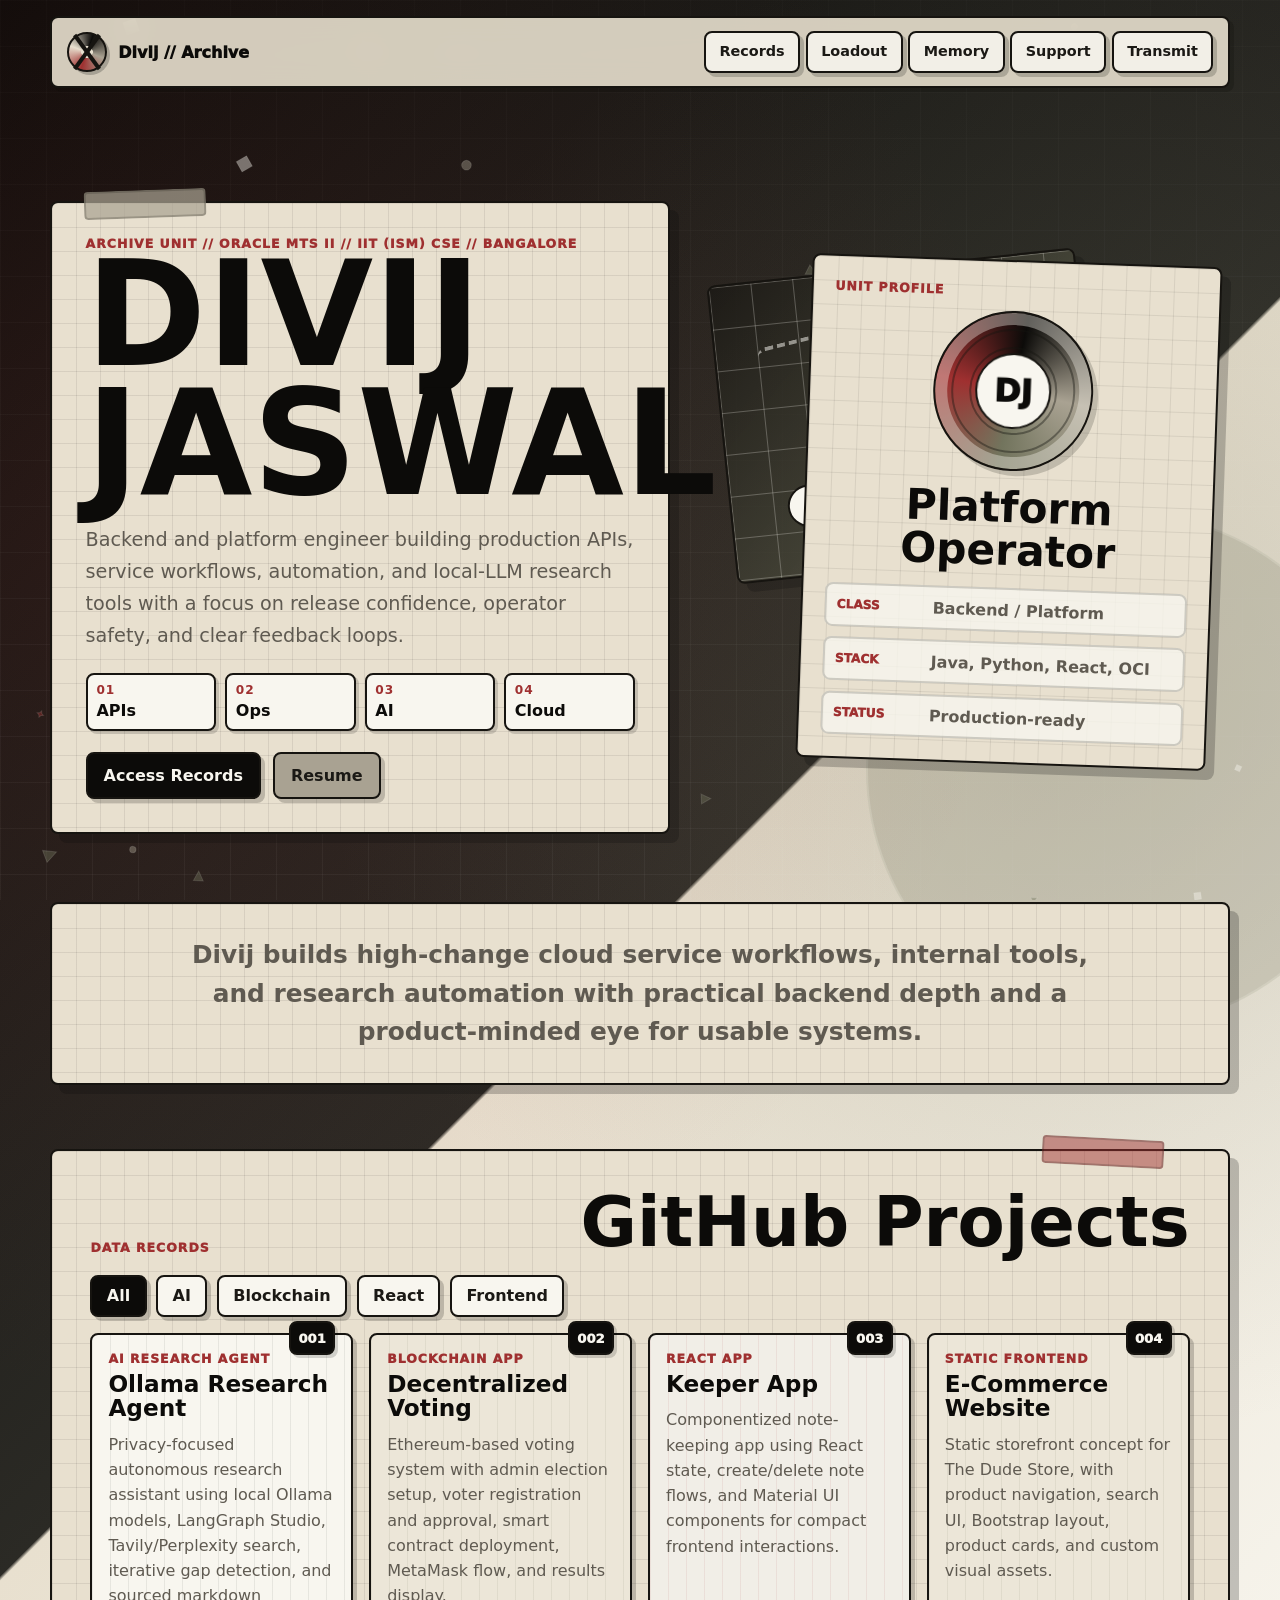
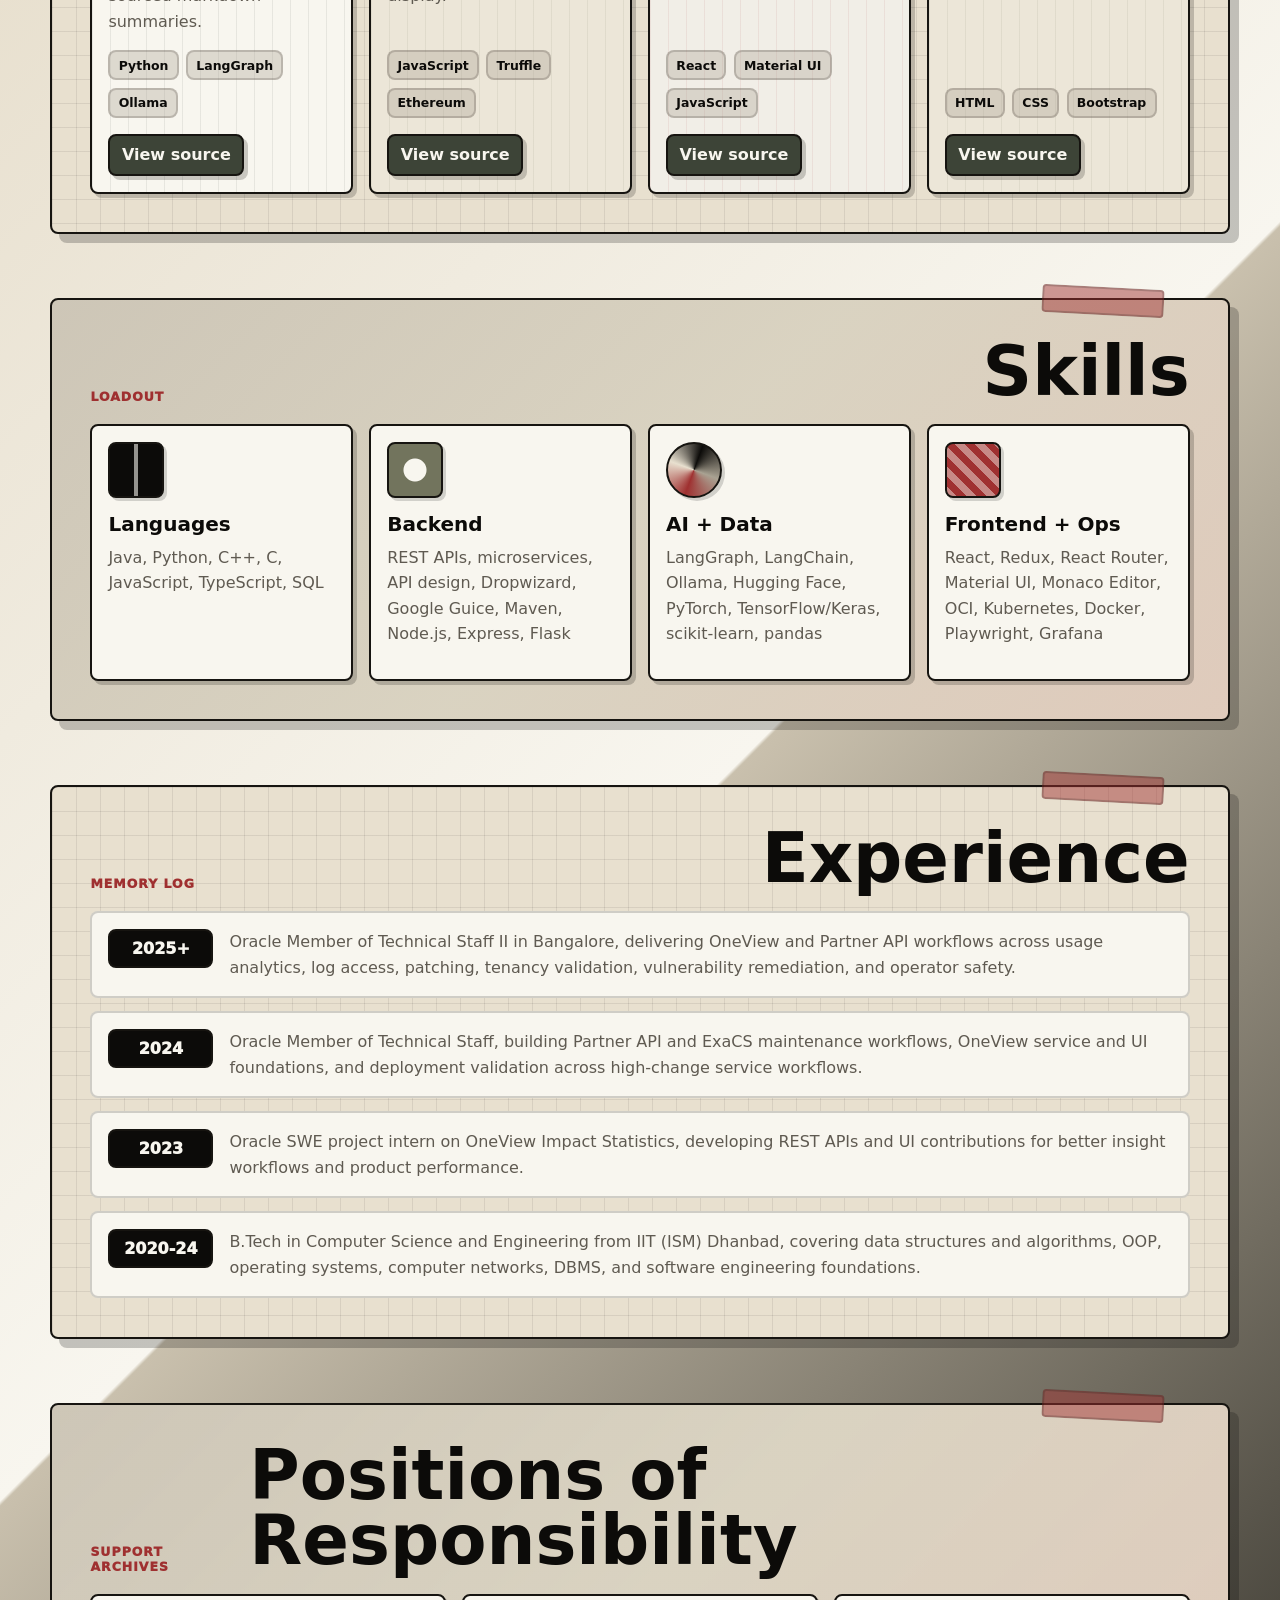
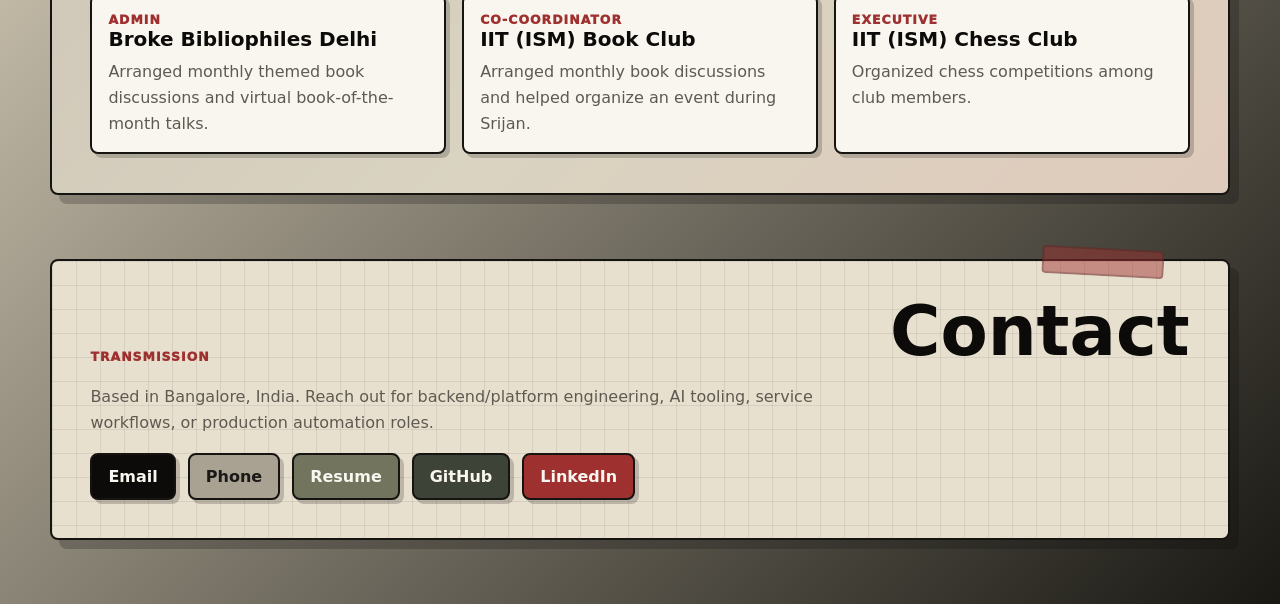
<file: nier/index.html>
<!doctype html>
<html lang="en">
  <head>
    <meta charset="utf-8">
    <meta name="viewport" content="width=device-width, initial-scale=1">
    <meta
      name="description"
      content="Divij Jaswal's monochrome archive portfolio: backend engineering, AI tooling, GitHub projects, experience, responsibilities, and contact."
    >
    <title>Divij Jaswal | Monochrome Archive Portfolio</title>
    <link rel="stylesheet" href="styles.css">
  </head>
  <body>
    <canvas id="signalCanvas" aria-hidden="true"></canvas>

    <header class="site-header" data-header>
      <a class="brand" href="#home" aria-label="Go to home">
        <span class="brand-core" aria-hidden="true"></span>
        <span>Divij // Archive</span>
      </a>
      <button class="nav-toggle" type="button" aria-expanded="false" aria-controls="siteNav" data-nav-toggle>
        <span class="sr-only">Toggle navigation</span>
        <span></span>
        <span></span>
        <span></span>
      </button>
      <nav class="site-nav" id="siteNav" data-nav>
        <a href="#records">Records</a>
        <a href="#loadout">Loadout</a>
        <a href="#memory">Memory</a>
        <a href="#support">Support</a>
        <a href="#transmit">Transmit</a>
      </nav>
    </header>

    <main id="home">
      <section class="hero" aria-labelledby="hero-title">
        <div class="hero-copy">
          <p class="eyebrow">Archive Unit // Oracle MTS II // IIT (ISM) CSE // Bangalore</p>
          <h1 id="hero-title">Divij Jaswal</h1>
          <p class="hero-lede">
            Backend and platform engineer building production APIs, service workflows, automation, and local-LLM
            research tools with a focus on release confidence, operator safety, and clear feedback loops.
          </p>
          <div class="status-row" aria-label="Core strengths">
            <span><strong>01</strong> APIs</span>
            <span><strong>02</strong> Ops</span>
            <span><strong>03</strong> AI</span>
            <span><strong>04</strong> Cloud</span>
          </div>
          <div class="hero-actions" aria-label="Primary actions">
            <a class="button primary" href="#records">Access Records</a>
            <a class="button secondary" href="resume.pdf">Resume</a>
          </div>
        </div>

        <aside class="archive-shell" aria-label="Profile archive">
          <div class="signal-map" aria-hidden="true">
            <span class="node main"></span>
            <span class="node aux"></span>
            <span class="node red"></span>
            <span class="scan-line"></span>
          </div>
          <div class="unit-card">
            <p class="card-label">Unit Profile</p>
            <div class="glyph-ring">
              <span>DJ</span>
            </div>
            <h2>Platform Operator</h2>
            <dl>
              <div>
                <dt>Class</dt>
                <dd>Backend / Platform</dd>
              </div>
              <div>
                <dt>Stack</dt>
                <dd>Java, Python, React, OCI</dd>
              </div>
              <div>
                <dt>Status</dt>
                <dd>Production-ready</dd>
              </div>
            </dl>
          </div>
        </aside>
      </section>

      <section class="profile-strip" aria-label="Profile">
        <p>
          Divij builds high-change cloud service workflows, internal tools, and research automation with practical
          backend depth and a product-minded eye for usable systems.
        </p>
      </section>

      <section class="section-block" id="records" aria-labelledby="records-title">
        <div class="section-heading">
          <p>Data Records</p>
          <h2 id="records-title">GitHub Projects</h2>
        </div>

        <div class="filter-bar" aria-label="Project filters">
          <button class="filter-button is-active" type="button" data-filter="all">All</button>
          <button class="filter-button" type="button" data-filter="ai">AI</button>
          <button class="filter-button" type="button" data-filter="blockchain">Blockchain</button>
          <button class="filter-button" type="button" data-filter="react">React</button>
          <button class="filter-button" type="button" data-filter="frontend">Frontend</button>
        </div>

        <div class="record-grid" data-project-grid>
          <article class="record-card" data-category="ai backend">
            <div class="record-id">001</div>
            <p class="record-type">AI Research Agent</p>
            <h3>Ollama Research Agent</h3>
            <p>
              Privacy-focused autonomous research assistant using local Ollama models, LangGraph Studio,
              Tavily/Perplexity search, iterative gap detection, and sourced markdown summaries.
            </p>
            <ul>
              <li>Python</li>
              <li>LangGraph</li>
              <li>Ollama</li>
            </ul>
            <a href="https://github.com/DivijJaswal/Ollama-Resarch-Agent" target="_blank" rel="noreferrer">View source</a>
          </article>

          <article class="record-card" data-category="blockchain frontend">
            <div class="record-id">002</div>
            <p class="record-type">Blockchain App</p>
            <h3>Decentralized Voting</h3>
            <p>
              Ethereum-based voting system with admin election setup, voter registration and approval, smart contract
              deployment, MetaMask flow, and results display.
            </p>
            <ul>
              <li>JavaScript</li>
              <li>Truffle</li>
              <li>Ethereum</li>
            </ul>
            <a href="https://github.com/DivijJaswal/dVoting" target="_blank" rel="noreferrer">View source</a>
          </article>

          <article class="record-card" data-category="react frontend">
            <div class="record-id">003</div>
            <p class="record-type">React App</p>
            <h3>Keeper App</h3>
            <p>
              Componentized note-keeping app using React state, create/delete note flows, and Material UI components
              for compact frontend interactions.
            </p>
            <ul>
              <li>React</li>
              <li>Material UI</li>
              <li>JavaScript</li>
            </ul>
            <a href="https://github.com/DivijJaswal/Keeper-App" target="_blank" rel="noreferrer">View source</a>
          </article>

          <article class="record-card" data-category="frontend">
            <div class="record-id">004</div>
            <p class="record-type">Static Frontend</p>
            <h3>E-Commerce Website</h3>
            <p>
              Static storefront concept for The Dude Store, with product navigation, search UI, Bootstrap layout,
              product cards, and custom visual assets.
            </p>
            <ul>
              <li>HTML</li>
              <li>CSS</li>
              <li>Bootstrap</li>
            </ul>
            <a href="https://github.com/DivijJaswal/E-Commerce-Website" target="_blank" rel="noreferrer">View source</a>
          </article>
        </div>
      </section>

      <section class="section-block loadout-section" id="loadout" aria-labelledby="loadout-title">
        <div class="section-heading">
          <p>Loadout</p>
          <h2 id="loadout-title">Skills</h2>
        </div>
        <div class="loadout-grid">
          <article>
            <span class="chip code"></span>
            <h3>Languages</h3>
            <p>Java, Python, C++, C, JavaScript, TypeScript, SQL</p>
          </article>
          <article>
            <span class="chip api"></span>
            <h3>Backend</h3>
            <p>REST APIs, microservices, API design, Dropwizard, Google Guice, Maven, Node.js, Express, Flask</p>
          </article>
          <article>
            <span class="chip data"></span>
            <h3>AI + Data</h3>
            <p>LangGraph, LangChain, Ollama, Hugging Face, PyTorch, TensorFlow/Keras, scikit-learn, pandas</p>
          </article>
          <article>
            <span class="chip ops"></span>
            <h3>Frontend + Ops</h3>
            <p>React, Redux, React Router, Material UI, Monaco Editor, OCI, Kubernetes, Docker, Playwright, Grafana</p>
          </article>
        </div>
      </section>

      <section class="section-block" id="memory" aria-labelledby="memory-title">
        <div class="section-heading">
          <p>Memory Log</p>
          <h2 id="memory-title">Experience</h2>
        </div>
        <ol class="timeline">
          <li>
            <span>2025+</span>
            <p>
              Oracle Member of Technical Staff II in Bangalore, delivering OneView and Partner API workflows across
              usage analytics, log access, patching, tenancy validation, vulnerability remediation, and operator safety.
            </p>
          </li>
          <li>
            <span>2024</span>
            <p>
              Oracle Member of Technical Staff, building Partner API and ExaCS maintenance workflows, OneView service
              and UI foundations, and deployment validation across high-change service workflows.
            </p>
          </li>
          <li>
            <span>2023</span>
            <p>
              Oracle SWE project intern on OneView Impact Statistics, developing REST APIs and UI contributions for
              better insight workflows and product performance.
            </p>
          </li>
          <li>
            <span>2020-24</span>
            <p>
              B.Tech in Computer Science and Engineering from IIT (ISM) Dhanbad, covering data structures and
              algorithms, OOP, operating systems, computer networks, DBMS, and software engineering foundations.
            </p>
          </li>
        </ol>
      </section>

      <section class="section-block support-section" id="support" aria-labelledby="support-title">
        <div class="section-heading">
          <p>Support Archives</p>
          <h2 id="support-title">Positions of Responsibility</h2>
        </div>
        <div class="support-grid">
          <article>
            <p>Admin</p>
            <h3>Broke Bibliophiles Delhi</h3>
            <span>Arranged monthly themed book discussions and virtual book-of-the-month talks.</span>
          </article>
          <article>
            <p>Co-Coordinator</p>
            <h3>IIT (ISM) Book Club</h3>
            <span>Arranged monthly book discussions and helped organize an event during Srijan.</span>
          </article>
          <article>
            <p>Executive</p>
            <h3>IIT (ISM) Chess Club</h3>
            <span>Organized chess competitions among club members.</span>
          </article>
        </div>
      </section>

      <section class="section-block contact-section" id="transmit" aria-labelledby="transmit-title">
        <div class="section-heading">
          <p>Transmission</p>
          <h2 id="transmit-title">Contact</h2>
        </div>
        <p>
          Based in Bangalore, India. Reach out for backend/platform engineering, AI tooling, service workflows, or
          production automation roles.
        </p>
        <div class="contact-row" aria-label="Contact actions">
          <a
            href="https://mail.google.com/mail/?view=cm&fs=1&to=ellytopas%40gmail.com&su=Portfolio%20Contact"
            target="_blank"
            rel="noreferrer"
          >Email</a>
          <a href="tel:+91-8766235526">Phone</a>
          <a href="resume.pdf">Resume</a>
          <a href="https://github.com/DivijJaswal" target="_blank" rel="noreferrer">GitHub</a>
          <a href="https://www.linkedin.com/in/divij-j-a1692111b/" target="_blank" rel="noreferrer">LinkedIn</a>
        </div>
      </section>
    </main>

    <script src="script.js"></script>
  </body>
</html>
</file>
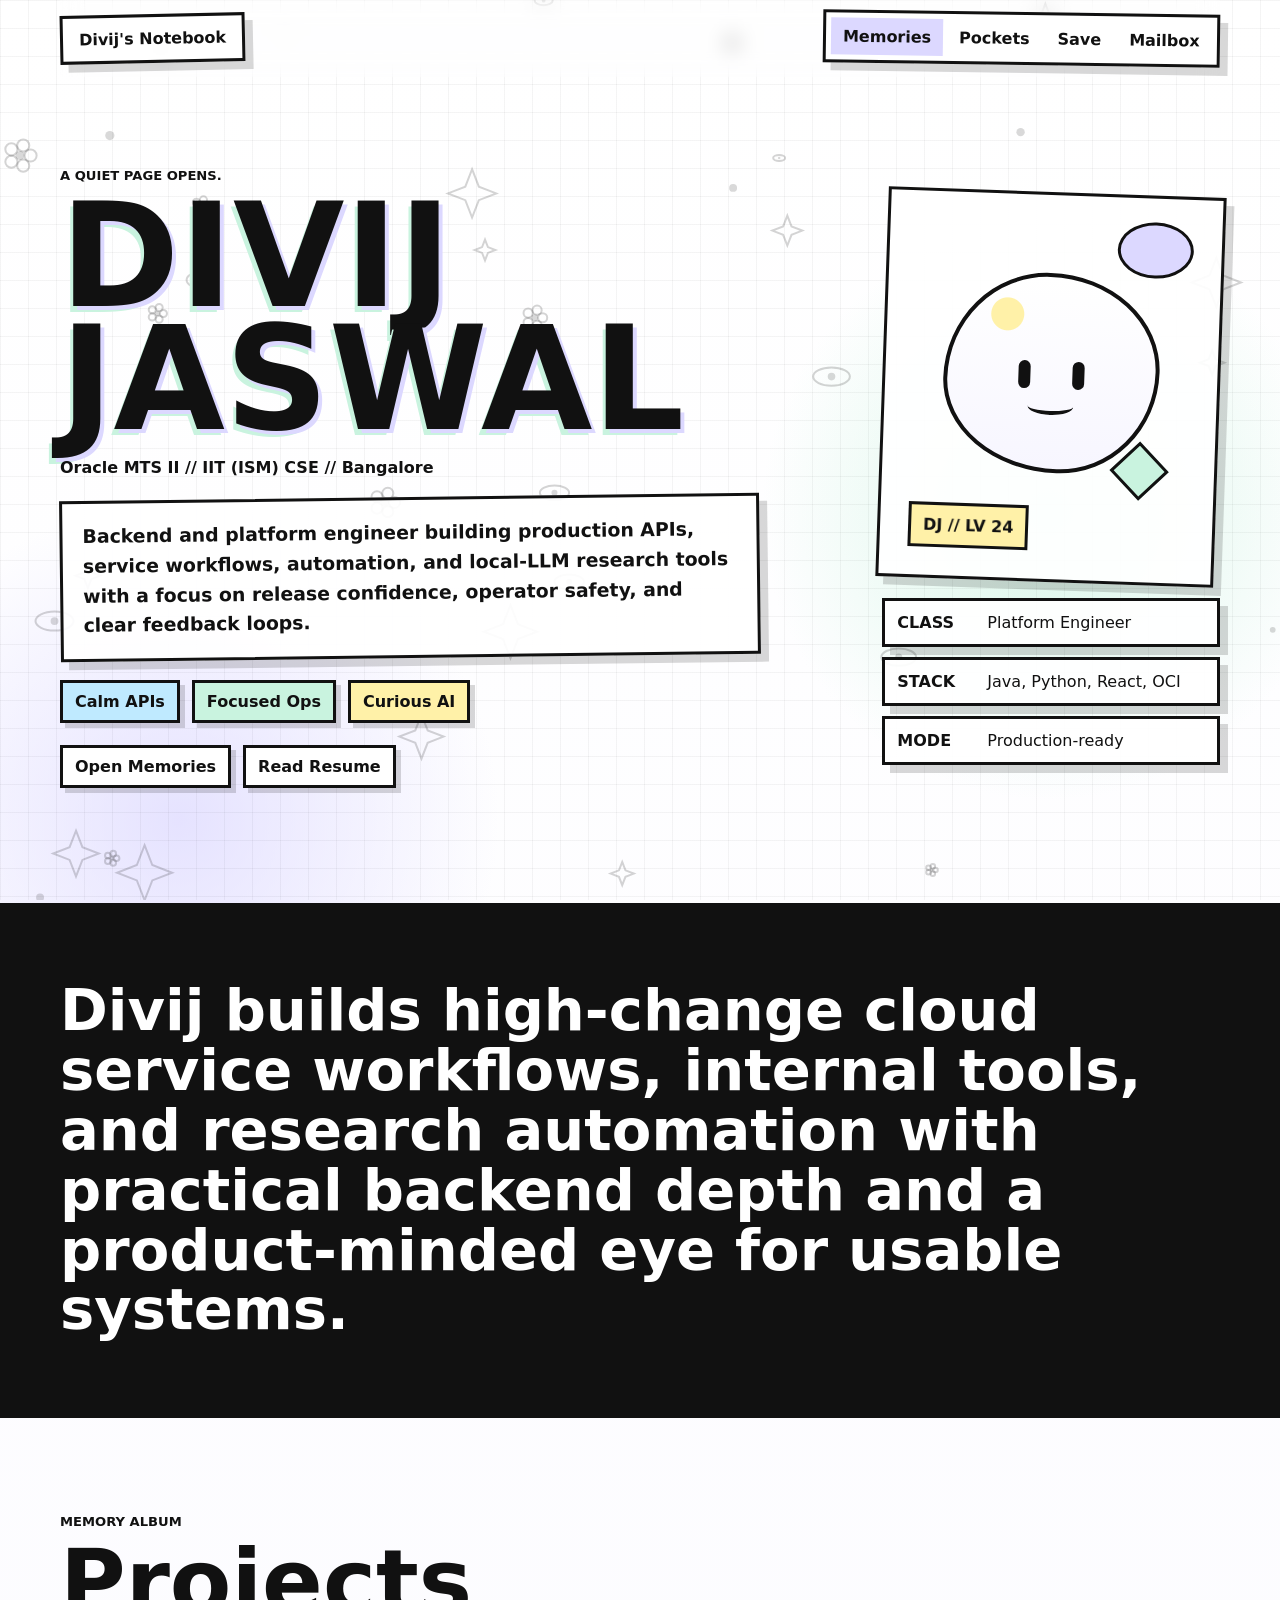
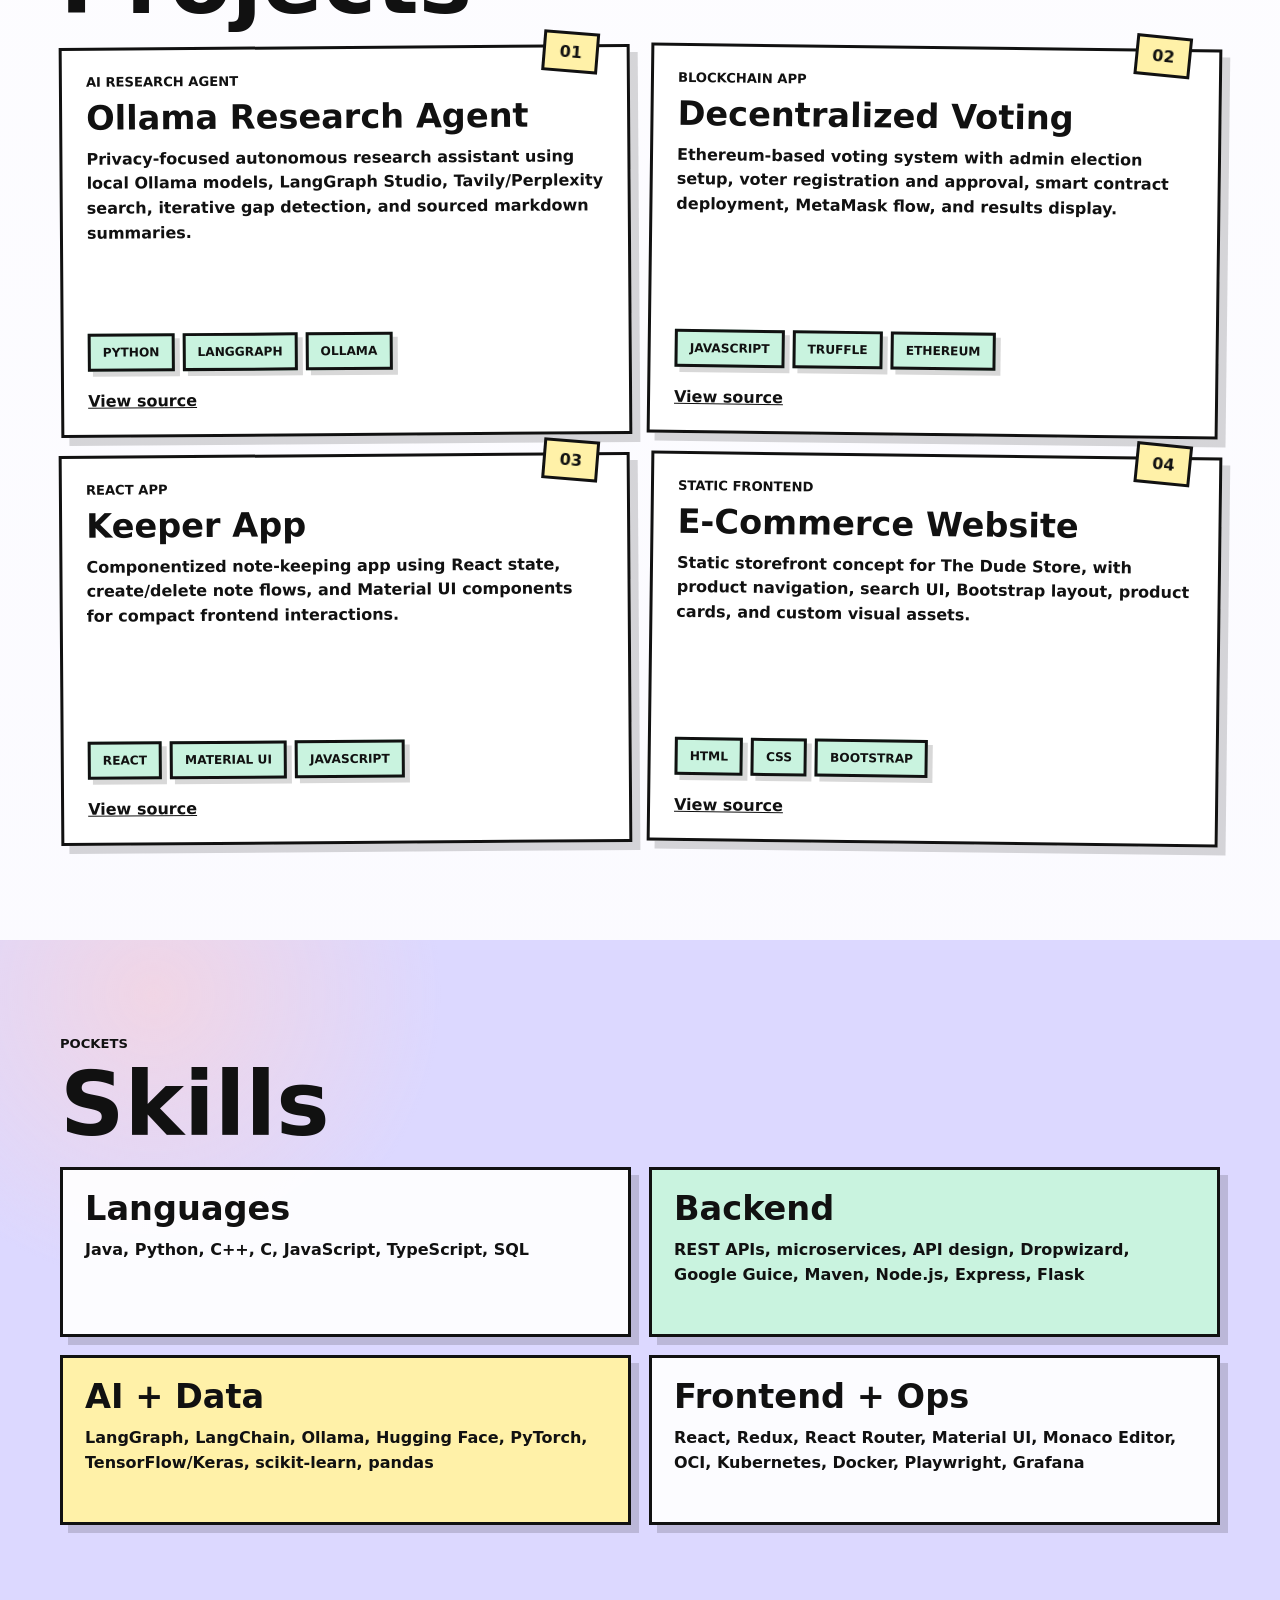
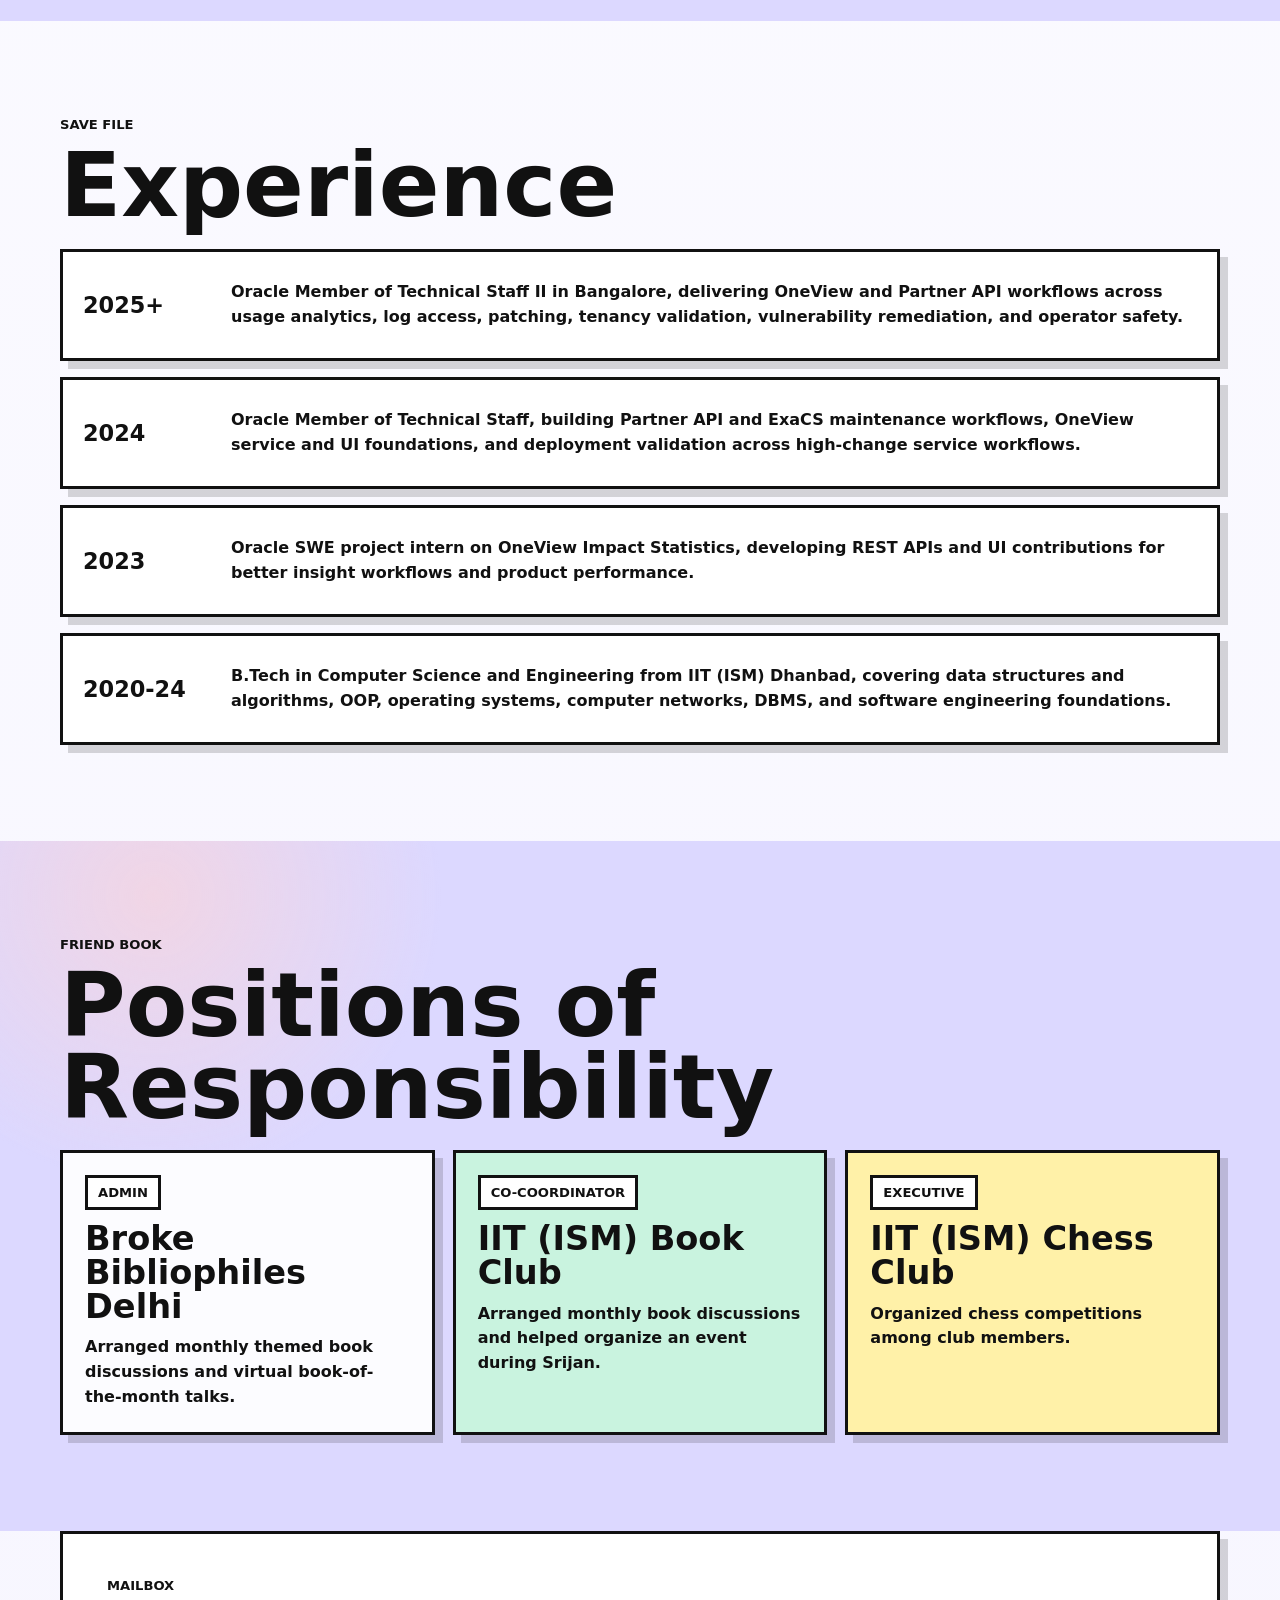
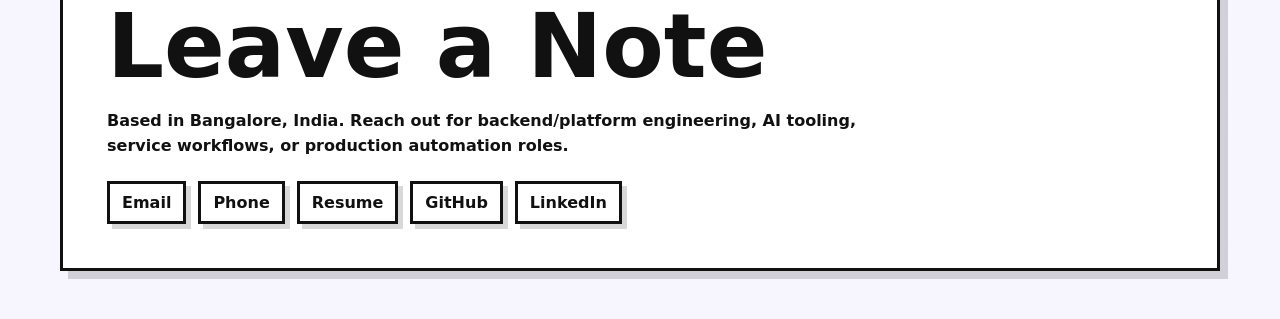
<file: omori/index.html>
<!doctype html>
<html lang="en">
  <head>
    <meta charset="utf-8">
    <meta name="viewport" content="width=device-width, initial-scale=1">
    <meta
      name="description"
      content="Divij Jaswal's dream notebook portfolio: backend engineering, AI tooling, GitHub projects, experience, responsibilities, and contact."
    >
    <title>Divij Jaswal | Dream Notebook Portfolio</title>
    <link rel="stylesheet" href="styles.css">
  </head>
  <body>
    <canvas id="dreamCanvas" aria-hidden="true"></canvas>

    <header class="page-header">
      <a class="notebook-title" href="#home">Divij's Notebook</a>
      <nav class="page-nav" aria-label="Portfolio navigation">
        <a href="#memories">Memories</a>
        <a href="#pockets">Pockets</a>
        <a href="#save">Save</a>
        <a href="#mailbox">Mailbox</a>
      </nav>
    </header>

    <main id="home">
      <section class="hero" aria-labelledby="hero-title">
        <div class="hero-copy">
          <p class="whisper">A quiet page opens.</p>
          <h1 id="hero-title">Divij Jaswal</h1>
          <p class="subtitle">Oracle MTS II // IIT (ISM) CSE // Bangalore</p>
          <p class="hero-note">
            Backend and platform engineer building production APIs, service workflows, automation, and local-LLM
            research tools with a focus on release confidence, operator safety, and clear feedback loops.
          </p>
          <div class="emotion-row" aria-label="Current strengths">
            <span class="emotion calm">Calm APIs</span>
            <span class="emotion focus">Focused Ops</span>
            <span class="emotion spark">Curious AI</span>
          </div>
          <div class="hero-actions">
            <a href="#memories">Open Memories</a>
            <a href="resume.pdf">Read Resume</a>
          </div>
        </div>

        <div class="dream-portrait" aria-label="Dream notebook portrait">
          <div class="portrait-page">
            <div class="face">
              <span class="eye left"></span>
              <span class="eye right"></span>
              <span class="mouth"></span>
            </div>
            <div class="portrait-caption">DJ // LV 24</div>
          </div>
          <ul class="status-notes">
            <li><strong>Class</strong><span>Platform Engineer</span></li>
            <li><strong>Stack</strong><span>Java, Python, React, OCI</span></li>
            <li><strong>Mode</strong><span>Production-ready</span></li>
          </ul>
        </div>
      </section>

      <section class="profile-strip" aria-label="Profile">
        <p>
          Divij builds high-change cloud service workflows, internal tools, and research automation with practical
          backend depth and a product-minded eye for usable systems.
        </p>
      </section>

      <section class="section-block" id="memories" aria-labelledby="memories-title">
        <div class="section-head">
          <p>Memory Album</p>
          <h2 id="memories-title">Projects</h2>
        </div>
        <div class="memory-grid">
          <article class="memory-card">
            <div class="tape">01</div>
            <p class="card-type">AI Research Agent</p>
            <h3>Ollama Research Agent</h3>
            <p>
              Privacy-focused autonomous research assistant using local Ollama models, LangGraph Studio,
              Tavily/Perplexity search, iterative gap detection, and sourced markdown summaries.
            </p>
            <ul>
              <li>Python</li>
              <li>LangGraph</li>
              <li>Ollama</li>
            </ul>
            <a href="https://github.com/DivijJaswal/Ollama-Resarch-Agent" target="_blank" rel="noreferrer">View source</a>
          </article>

          <article class="memory-card">
            <div class="tape">02</div>
            <p class="card-type">Blockchain App</p>
            <h3>Decentralized Voting</h3>
            <p>
              Ethereum-based voting system with admin election setup, voter registration and approval, smart contract
              deployment, MetaMask flow, and results display.
            </p>
            <ul>
              <li>JavaScript</li>
              <li>Truffle</li>
              <li>Ethereum</li>
            </ul>
            <a href="https://github.com/DivijJaswal/dVoting" target="_blank" rel="noreferrer">View source</a>
          </article>

          <article class="memory-card">
            <div class="tape">03</div>
            <p class="card-type">React App</p>
            <h3>Keeper App</h3>
            <p>
              Componentized note-keeping app using React state, create/delete note flows, and Material UI components for
              compact frontend interactions.
            </p>
            <ul>
              <li>React</li>
              <li>Material UI</li>
              <li>JavaScript</li>
            </ul>
            <a href="https://github.com/DivijJaswal/Keeper-App" target="_blank" rel="noreferrer">View source</a>
          </article>

          <article class="memory-card">
            <div class="tape">04</div>
            <p class="card-type">Static Frontend</p>
            <h3>E-Commerce Website</h3>
            <p>
              Static storefront concept for The Dude Store, with product navigation, search UI, Bootstrap layout,
              product cards, and custom visual assets.
            </p>
            <ul>
              <li>HTML</li>
              <li>CSS</li>
              <li>Bootstrap</li>
            </ul>
            <a href="https://github.com/DivijJaswal/E-Commerce-Website" target="_blank" rel="noreferrer">View source</a>
          </article>
        </div>
      </section>

      <section class="section-block dream-band" id="pockets" aria-labelledby="pockets-title">
        <div class="section-head">
          <p>Pockets</p>
          <h2 id="pockets-title">Skills</h2>
        </div>
        <div class="pocket-grid">
          <article>
            <h3>Languages</h3>
            <p>Java, Python, C++, C, JavaScript, TypeScript, SQL</p>
          </article>
          <article>
            <h3>Backend</h3>
            <p>REST APIs, microservices, API design, Dropwizard, Google Guice, Maven, Node.js, Express, Flask</p>
          </article>
          <article>
            <h3>AI + Data</h3>
            <p>LangGraph, LangChain, Ollama, Hugging Face, PyTorch, TensorFlow/Keras, scikit-learn, pandas</p>
          </article>
          <article>
            <h3>Frontend + Ops</h3>
            <p>React, Redux, React Router, Material UI, Monaco Editor, OCI, Kubernetes, Docker, Playwright, Grafana</p>
          </article>
        </div>
      </section>

      <section class="section-block" id="save" aria-labelledby="save-title">
        <div class="section-head">
          <p>Save File</p>
          <h2 id="save-title">Experience</h2>
        </div>
        <ol class="save-list">
          <li>
            <span>2025+</span>
            <p>
              Oracle Member of Technical Staff II in Bangalore, delivering OneView and Partner API workflows across
              usage analytics, log access, patching, tenancy validation, vulnerability remediation, and operator safety.
            </p>
          </li>
          <li>
            <span>2024</span>
            <p>
              Oracle Member of Technical Staff, building Partner API and ExaCS maintenance workflows, OneView service
              and UI foundations, and deployment validation across high-change service workflows.
            </p>
          </li>
          <li>
            <span>2023</span>
            <p>
              Oracle SWE project intern on OneView Impact Statistics, developing REST APIs and UI contributions for
              better insight workflows and product performance.
            </p>
          </li>
          <li>
            <span>2020-24</span>
            <p>
              B.Tech in Computer Science and Engineering from IIT (ISM) Dhanbad, covering data structures and
              algorithms, OOP, operating systems, computer networks, DBMS, and software engineering foundations.
            </p>
          </li>
        </ol>
      </section>

      <section class="section-block dream-band" aria-labelledby="por-title">
        <div class="section-head">
          <p>Friend Book</p>
          <h2 id="por-title">Positions of Responsibility</h2>
        </div>
        <div class="por-grid">
          <article>
            <p>Admin</p>
            <h3>Broke Bibliophiles Delhi</h3>
            <span>Arranged monthly themed book discussions and virtual book-of-the-month talks.</span>
          </article>
          <article>
            <p>Co-Coordinator</p>
            <h3>IIT (ISM) Book Club</h3>
            <span>Arranged monthly book discussions and helped organize an event during Srijan.</span>
          </article>
          <article>
            <p>Executive</p>
            <h3>IIT (ISM) Chess Club</h3>
            <span>Organized chess competitions among club members.</span>
          </article>
        </div>
      </section>

      <section class="section-block contact" id="mailbox" aria-labelledby="mailbox-title">
        <div class="section-head">
          <p>Mailbox</p>
          <h2 id="mailbox-title">Leave a Note</h2>
        </div>
        <p>
          Based in Bangalore, India. Reach out for backend/platform engineering, AI tooling, service workflows, or
          production automation roles.
        </p>
        <div class="contact-row">
          <a
            href="https://mail.google.com/mail/?view=cm&fs=1&to=ellytopas%40gmail.com&su=Portfolio%20Contact"
            target="_blank"
            rel="noreferrer"
          >Email</a>
          <a href="tel:+91-8766235526">Phone</a>
          <a href="resume.pdf">Resume</a>
          <a href="https://github.com/DivijJaswal" target="_blank" rel="noreferrer">GitHub</a>
          <a href="https://www.linkedin.com/in/divij-j-a1692111b/" target="_blank" rel="noreferrer">LinkedIn</a>
        </div>
      </section>
    </main>

    <script src="script.js"></script>
  </body>
</html>
</file>
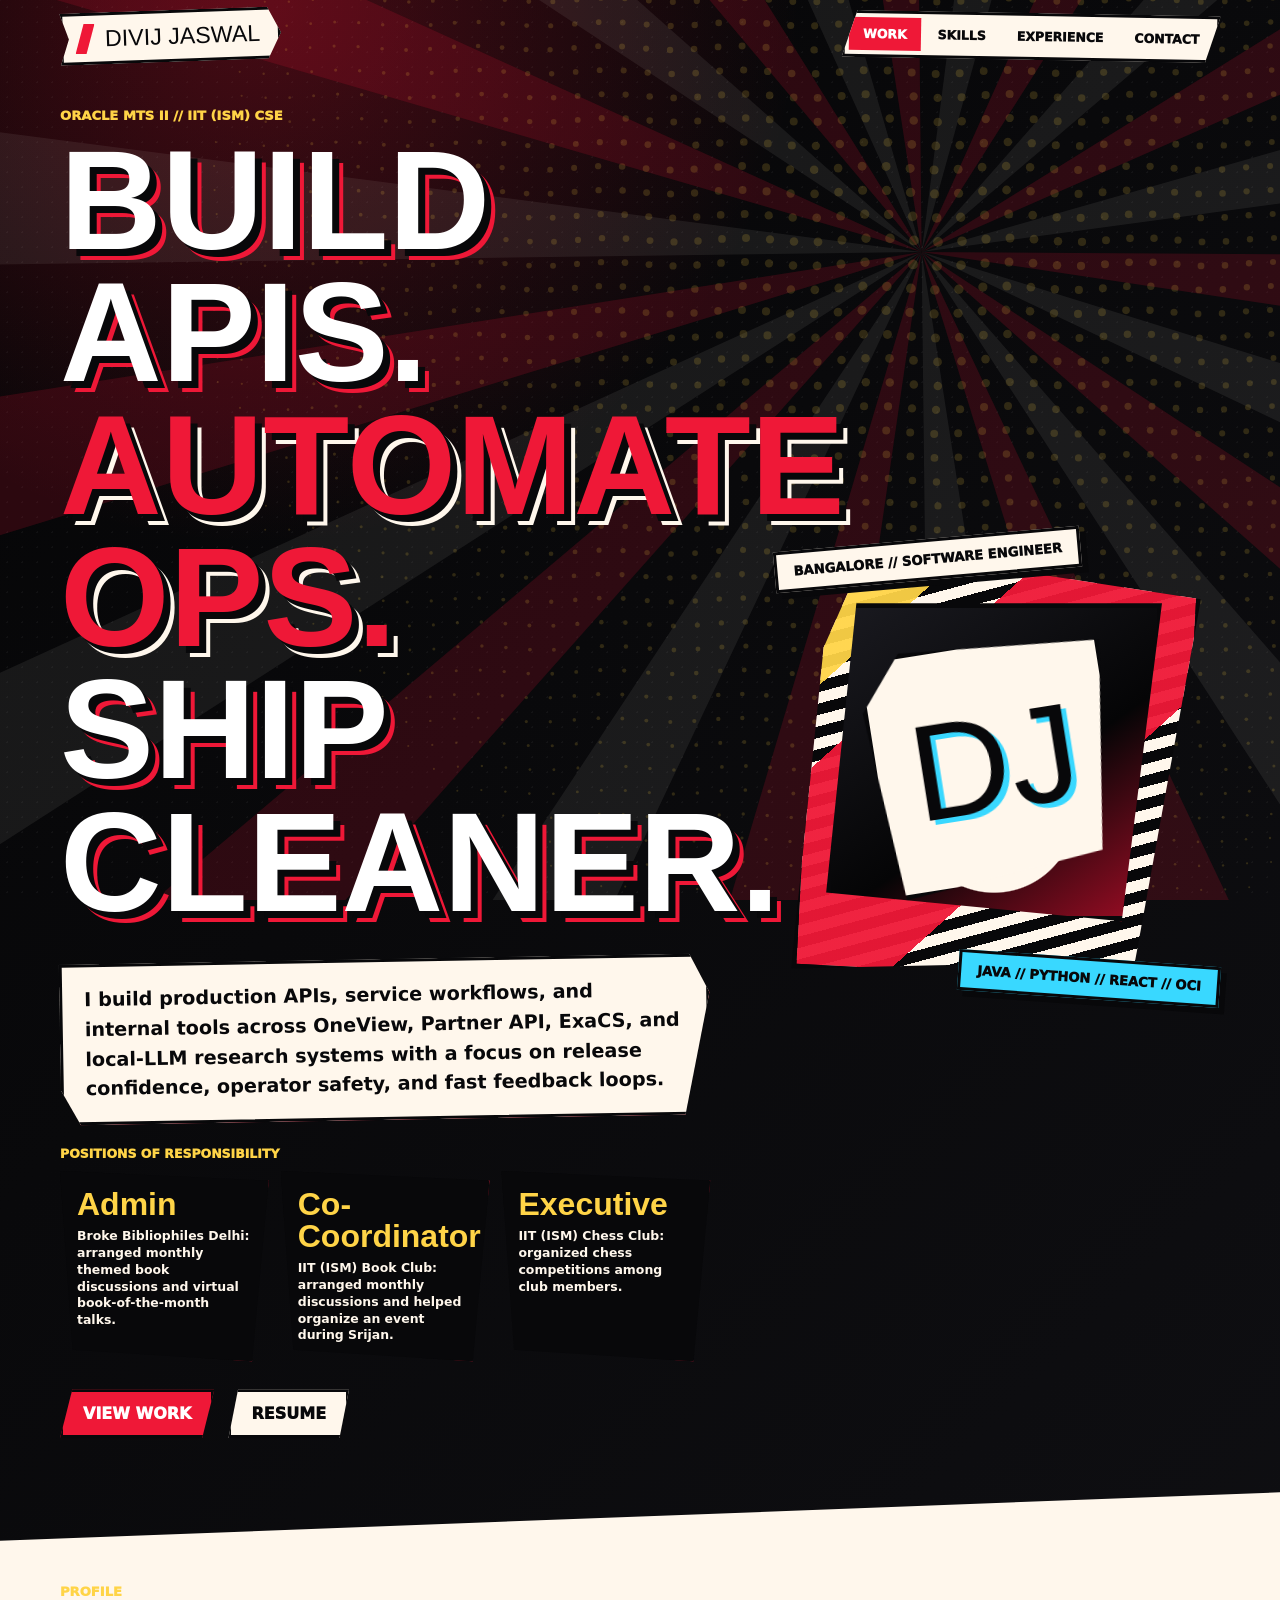
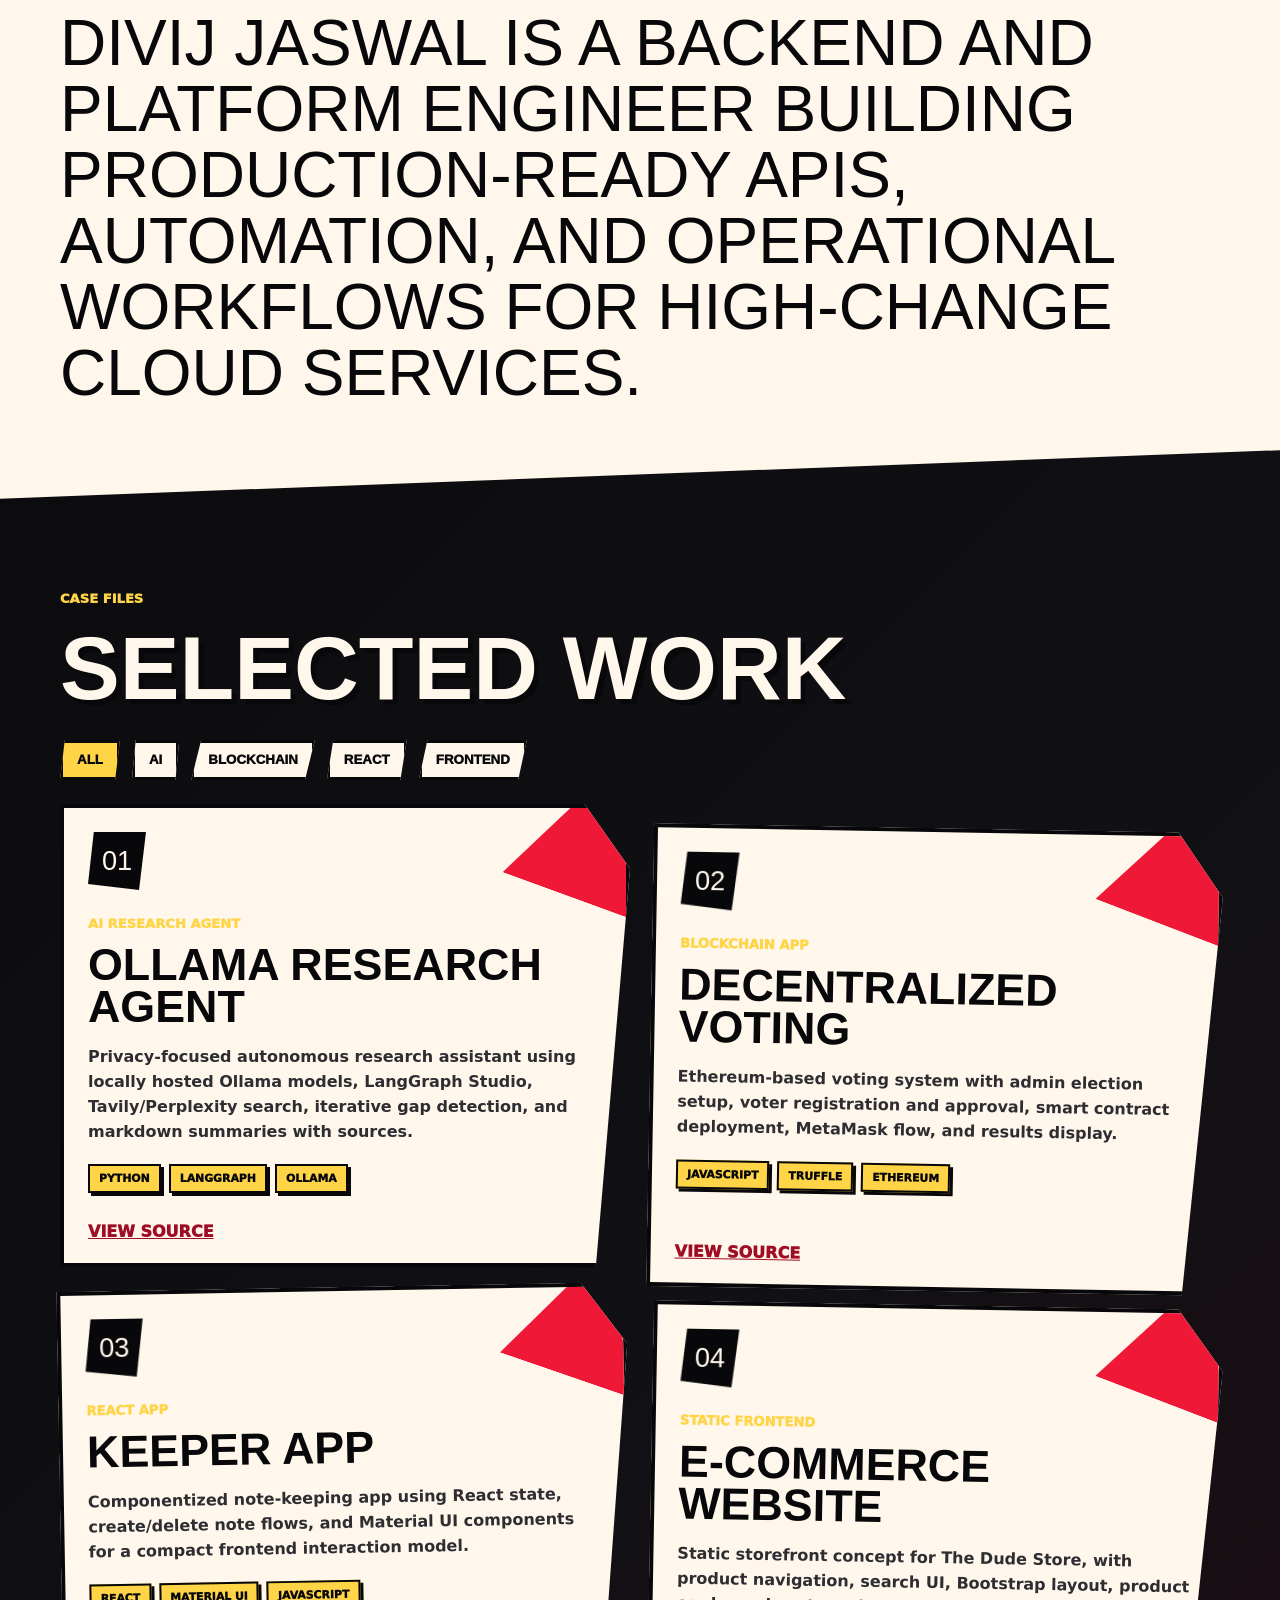
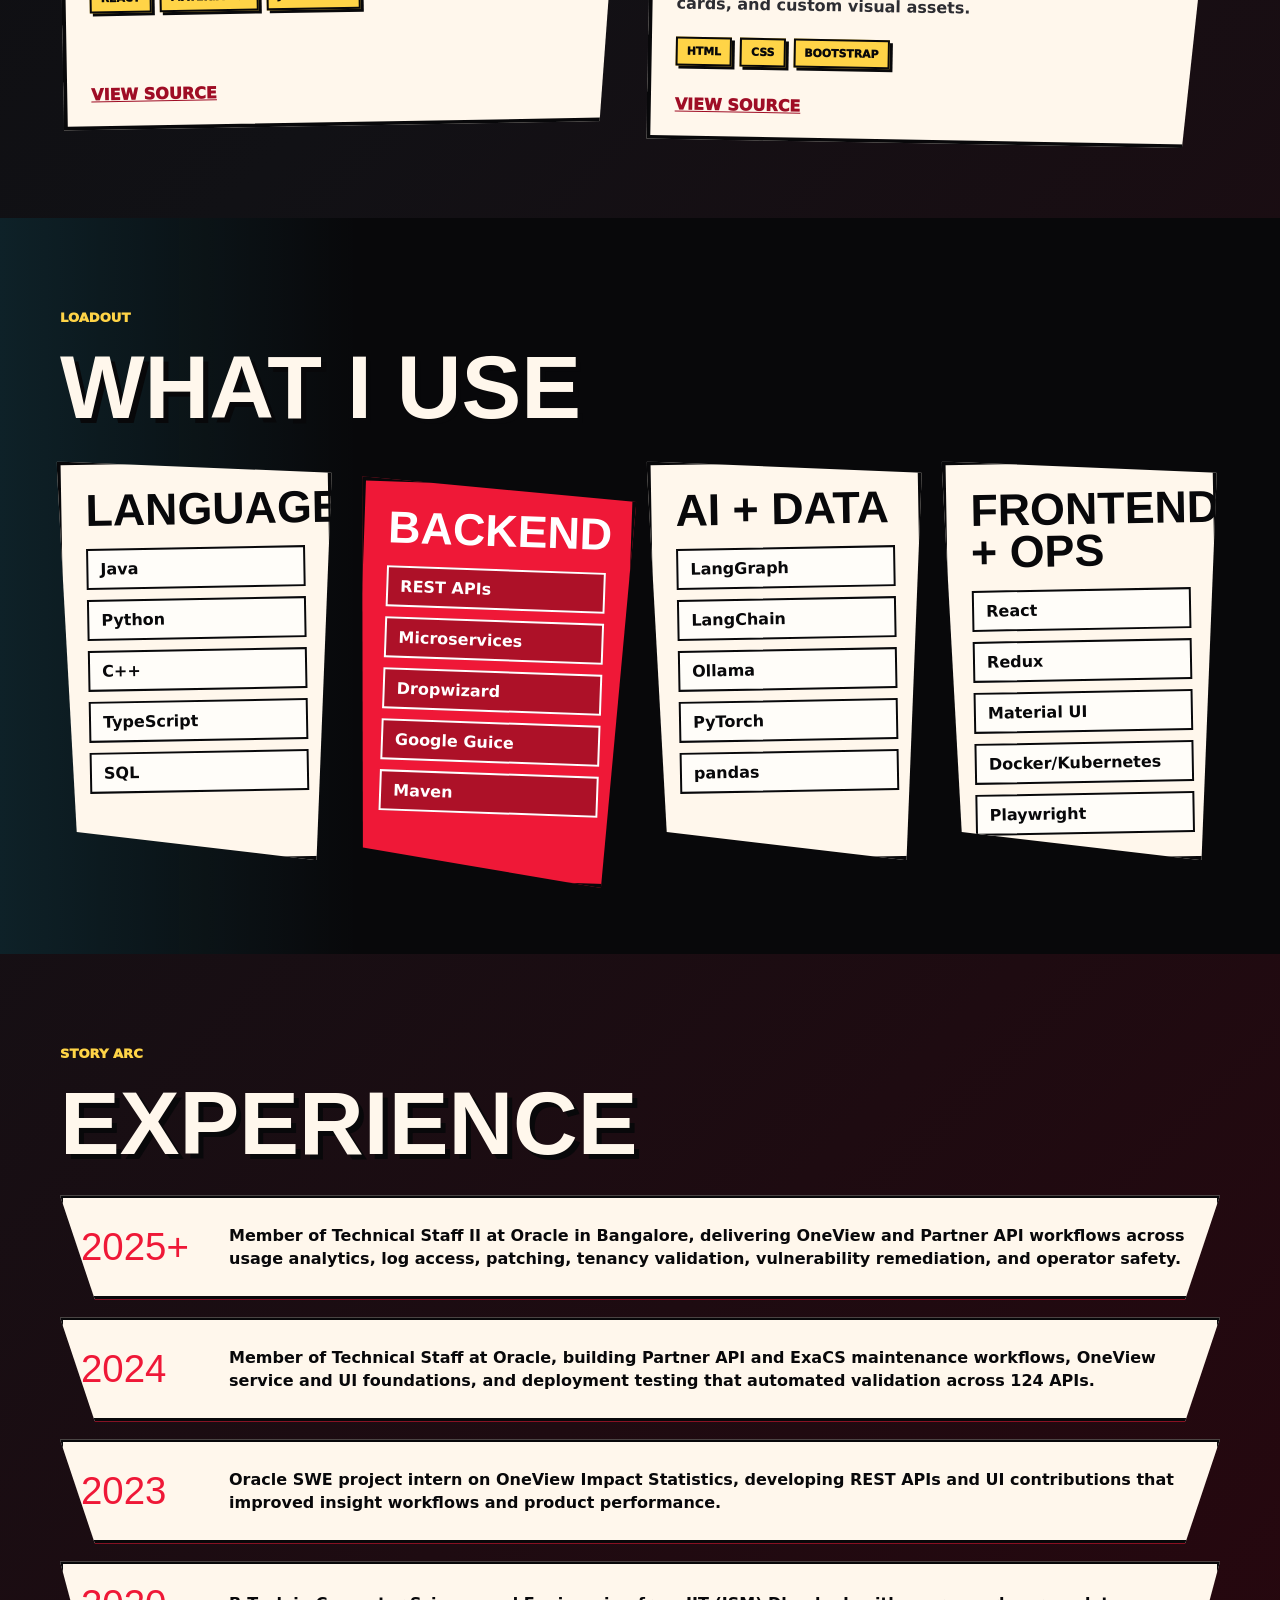
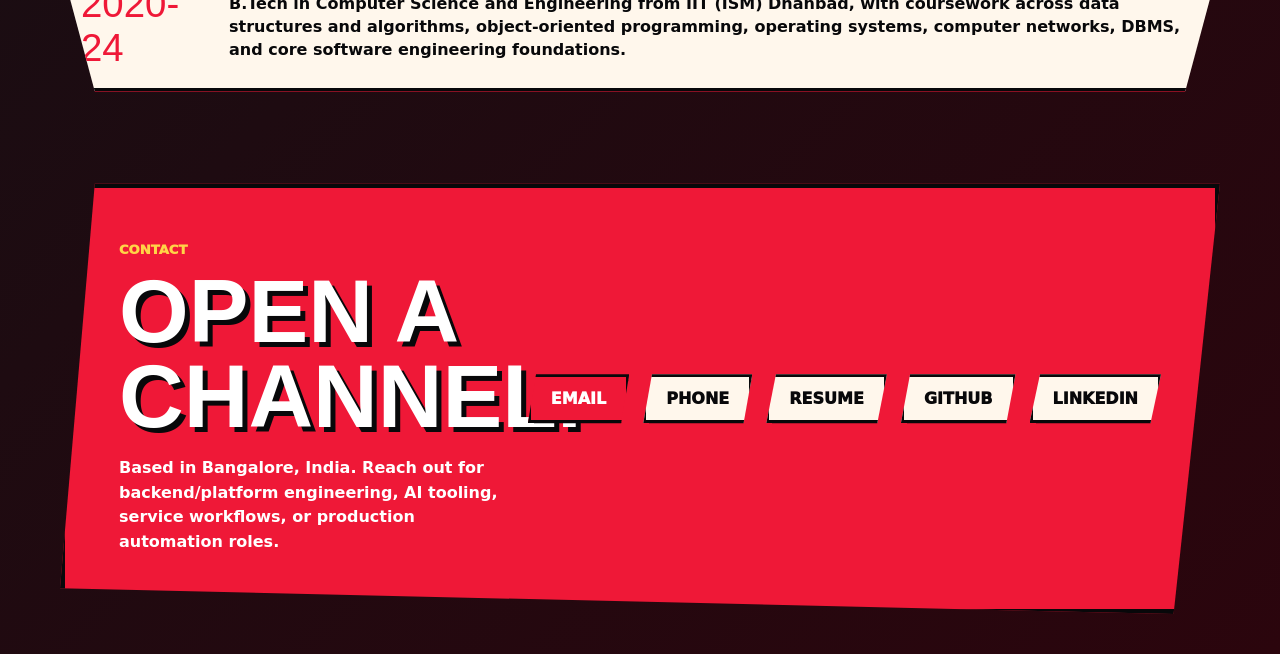
<file: persona/index.html>
<!doctype html>
<html lang="en">
  <head>
    <meta charset="utf-8">
    <meta name="viewport" content="width=device-width, initial-scale=1">
    <meta
      name="description"
      content="Divij Jaswal's software engineering portfolio: Oracle platform work, AI research tooling, backend APIs, and production automation."
    >
    <title>Divij Jaswal | Software Engineer</title>
    <link rel="stylesheet" href="styles.css">
  </head>
  <body>
    <canvas id="burstCanvas" aria-hidden="true"></canvas>

    <header class="site-header" data-header>
      <a class="brand-mark" href="#top" aria-label="Go to top">
        <span class="brand-slash"></span>
        <span>Divij Jaswal</span>
      </a>
      <button class="nav-toggle" type="button" aria-expanded="false" aria-controls="siteNav" data-nav-toggle>
        <span class="sr-only">Toggle navigation</span>
        <span></span>
        <span></span>
        <span></span>
      </button>
      <nav class="site-nav" id="siteNav" data-nav>
        <a href="#work">Work</a>
        <a href="#skills">Skills</a>
        <a href="#timeline">Experience</a>
        <a href="#contact">Contact</a>
      </nav>
    </header>

    <main id="top">
      <section class="hero section-grid" aria-labelledby="intro-title">
        <div class="hero-copy">
          <p class="eyebrow">Oracle MTS II // IIT (ISM) CSE</p>
          <h1 id="intro-title">
            Build APIs.
            <span>Automate Ops.</span>
            Ship Cleaner.
          </h1>
          <p class="hero-summary">
            I build production APIs, service workflows, and internal tools across OneView, Partner API, ExaCS, and
            local-LLM research systems with a focus on release confidence, operator safety, and fast feedback loops.
          </p>
          <section class="responsibility-strip" aria-labelledby="responsibility-title">
            <p class="responsibility-label" id="responsibility-title">Positions of Responsibility</p>
            <ul>
              <li>
                <strong>Admin</strong>
                <span>Broke Bibliophiles Delhi: arranged monthly themed book discussions and virtual book-of-the-month talks.</span>
              </li>
              <li>
                <strong>Co-Coordinator</strong>
                <span>IIT (ISM) Book Club: arranged monthly discussions and helped organize an event during Srijan.</span>
              </li>
              <li>
                <strong>Executive</strong>
                <span>IIT (ISM) Chess Club: organized chess competitions among club members.</span>
              </li>
            </ul>
          </section>
          <div class="hero-actions" aria-label="Primary actions">
            <a class="action-button primary" href="#work">View Work</a>
            <a class="action-button secondary" href="resume.pdf">Resume</a>
          </div>
        </div>

        <div class="profile-poster" aria-label="Profile snapshot">
          <div class="poster-backdrop"></div>
          <div class="portrait-cutout">
            <div class="portrait-initials">DJ</div>
          </div>
          <div class="stat-strip top">Bangalore // Software Engineer</div>
          <div class="stat-strip bottom">Java // Python // React // OCI</div>
        </div>
      </section>

      <section class="section-block intro-band" aria-label="Quick profile">
        <div class="section-kicker">Profile</div>
        <p>
          Divij Jaswal is a backend and platform engineer building production-ready APIs, automation, and operational
          workflows for high-change cloud services.
        </p>
      </section>

      <section class="section-block work-section" id="work" aria-labelledby="work-title">
        <div class="section-heading">
          <p class="section-kicker">Case Files</p>
          <h2 id="work-title">Selected Work</h2>
        </div>

        <div class="filter-bar" aria-label="Project filters">
          <button class="filter-button is-active" type="button" data-filter="all">All</button>
          <button class="filter-button" type="button" data-filter="ai">AI</button>
          <button class="filter-button" type="button" data-filter="blockchain">Blockchain</button>
          <button class="filter-button" type="button" data-filter="react">React</button>
          <button class="filter-button" type="button" data-filter="frontend">Frontend</button>
        </div>

        <div class="project-grid" data-project-grid>
          <article class="project-card" data-category="ai backend">
            <div class="project-number">01</div>
            <p class="project-type">AI Research Agent</p>
            <h3>Ollama Research Agent</h3>
            <p>
              Privacy-focused autonomous research assistant using locally hosted Ollama models, LangGraph Studio,
              Tavily/Perplexity search, iterative gap detection, and markdown summaries with sources.
            </p>
            <div class="project-tags" aria-label="Tech stack">
              <span>Python</span>
              <span>LangGraph</span>
              <span>Ollama</span>
            </div>
            <a href="https://github.com/DivijJaswal/Ollama-Resarch-Agent" target="_blank" rel="noreferrer">View source</a>
          </article>

          <article class="project-card" data-category="blockchain frontend">
            <div class="project-number">02</div>
            <p class="project-type">Blockchain App</p>
            <h3>Decentralized Voting</h3>
            <p>
              Ethereum-based voting system with admin election setup, voter registration and approval, smart contract
              deployment, MetaMask flow, and results display.
            </p>
            <div class="project-tags" aria-label="Tech stack">
              <span>JavaScript</span>
              <span>Truffle</span>
              <span>Ethereum</span>
            </div>
            <a href="https://github.com/DivijJaswal/dVoting" target="_blank" rel="noreferrer">View source</a>
          </article>

          <article class="project-card" data-category="react frontend">
            <div class="project-number">03</div>
            <p class="project-type">React App</p>
            <h3>Keeper App</h3>
            <p>
              Componentized note-keeping app using React state, create/delete note flows, and Material UI components for
              a compact frontend interaction model.
            </p>
            <div class="project-tags" aria-label="Tech stack">
              <span>React</span>
              <span>Material UI</span>
              <span>JavaScript</span>
            </div>
            <a href="https://github.com/DivijJaswal/Keeper-App" target="_blank" rel="noreferrer">View source</a>
          </article>

          <article class="project-card" data-category="frontend">
            <div class="project-number">04</div>
            <p class="project-type">Static Frontend</p>
            <h3>E-Commerce Website</h3>
            <p>
              Static storefront concept for The Dude Store, with product navigation, search UI, Bootstrap layout,
              product cards, and custom visual assets.
            </p>
            <div class="project-tags" aria-label="Tech stack">
              <span>HTML</span>
              <span>CSS</span>
              <span>Bootstrap</span>
            </div>
            <a href="https://github.com/DivijJaswal/E-Commerce-Website" target="_blank" rel="noreferrer">View source</a>
          </article>
        </div>
      </section>

      <section class="section-block skill-section" id="skills" aria-labelledby="skills-title">
        <div class="section-heading">
          <p class="section-kicker">Loadout</p>
          <h2 id="skills-title">What I Use</h2>
        </div>

        <div class="skill-layout">
          <div class="skill-panel">
            <h3>Languages</h3>
            <ul>
              <li>Java</li>
              <li>Python</li>
              <li>C++</li>
              <li>TypeScript</li>
              <li>SQL</li>
            </ul>
          </div>
          <div class="skill-panel accent">
            <h3>Backend</h3>
            <ul>
              <li>REST APIs</li>
              <li>Microservices</li>
              <li>Dropwizard</li>
              <li>Google Guice</li>
              <li>Maven</li>
            </ul>
          </div>
          <div class="skill-panel">
            <h3>AI + Data</h3>
            <ul>
              <li>LangGraph</li>
              <li>LangChain</li>
              <li>Ollama</li>
              <li>PyTorch</li>
              <li>pandas</li>
            </ul>
          </div>
          <div class="skill-panel">
            <h3>Frontend + Ops</h3>
            <ul>
              <li>React</li>
              <li>Redux</li>
              <li>Material UI</li>
              <li>Docker/Kubernetes</li>
              <li>Playwright</li>
            </ul>
          </div>
        </div>
      </section>

      <section class="section-block timeline-section" id="timeline" aria-labelledby="timeline-title">
        <div class="section-heading">
          <p class="section-kicker">Story Arc</p>
          <h2 id="timeline-title">Experience</h2>
        </div>

        <ol class="timeline">
          <li>
            <span>2025+</span>
            <p>
              Member of Technical Staff II at Oracle in Bangalore, delivering OneView and Partner API workflows across
              usage analytics, log access, patching, tenancy validation, vulnerability remediation, and operator safety.
            </p>
          </li>
          <li>
            <span>2024</span>
            <p>
              Member of Technical Staff at Oracle, building Partner API and ExaCS maintenance workflows, OneView service
              and UI foundations, and deployment testing that automated validation across 124 APIs.
            </p>
          </li>
          <li>
            <span>2023</span>
            <p>
              Oracle SWE project intern on OneView Impact Statistics, developing REST APIs and UI contributions that
              improved insight workflows and product performance.
            </p>
          </li>
          <li>
            <span>2020-24</span>
            <p>
              B.Tech in Computer Science and Engineering from IIT (ISM) Dhanbad, with coursework across data structures
              and algorithms, object-oriented programming, operating systems, computer networks, DBMS, and core software
              engineering foundations.
            </p>
          </li>
        </ol>
      </section>

      <section class="contact-section" id="contact" aria-labelledby="contact-title">
        <div>
          <p class="section-kicker">Contact</p>
          <h2 id="contact-title">Open a channel.</h2>
          <p>
            Based in Bangalore, India. Reach out for backend/platform engineering, AI tooling, service workflows, or
            production automation roles.
          </p>
        </div>
        <div class="contact-actions">
          <a
            class="action-button primary"
            href="https://mail.google.com/mail/?view=cm&fs=1&to=ellytopas%40gmail.com&su=Portfolio%20Contact"
            target="_blank"
            rel="noreferrer"
          >Email</a>
          <a class="action-button secondary" href="tel:+91-8766235526">Phone</a>
          <a class="action-button secondary" href="resume.pdf">Resume</a>
          <a class="action-button secondary" href="https://github.com/DivijJaswal" target="_blank" rel="noreferrer">GitHub</a>
          <a class="action-button secondary" href="https://www.linkedin.com/in/divij-j-a1692111b/" target="_blank" rel="noreferrer">LinkedIn</a>
        </div>
      </section>
    </main>

    <script src="script.js"></script>
  </body>
</html>
</file>
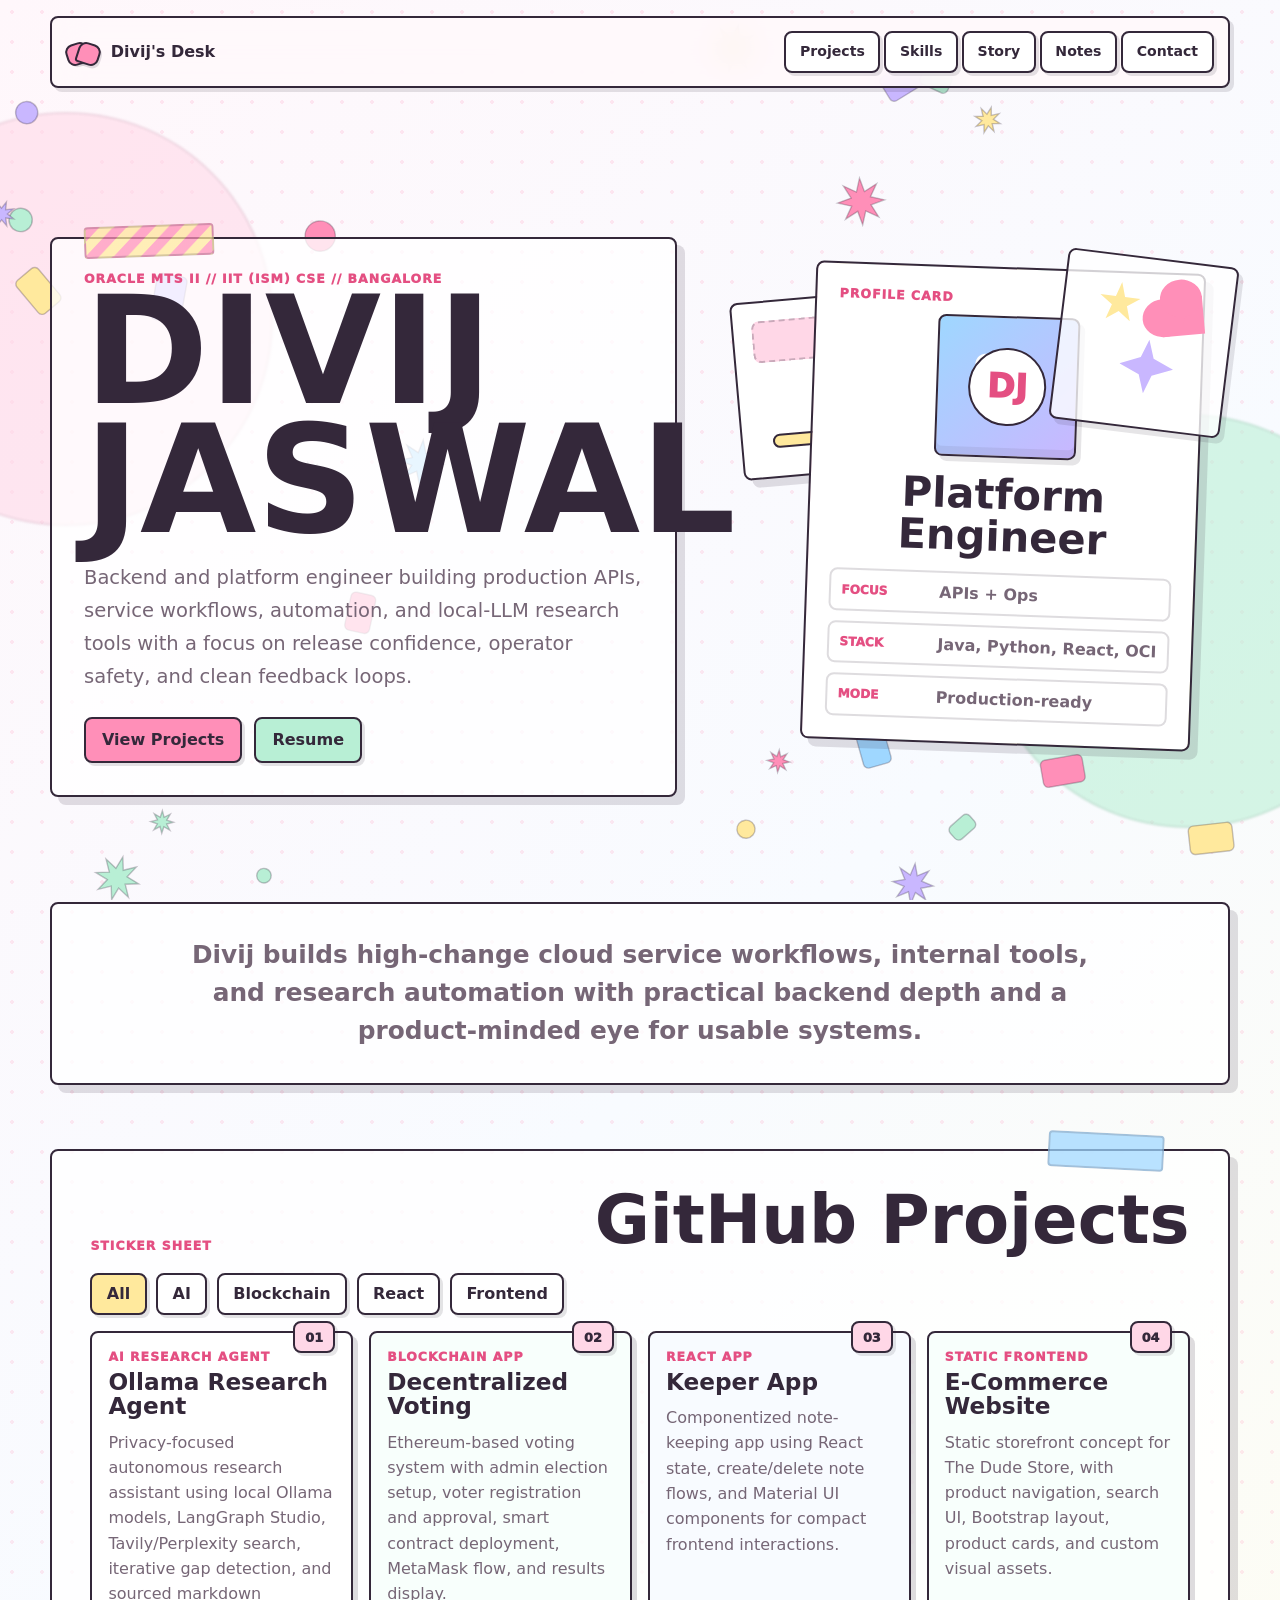
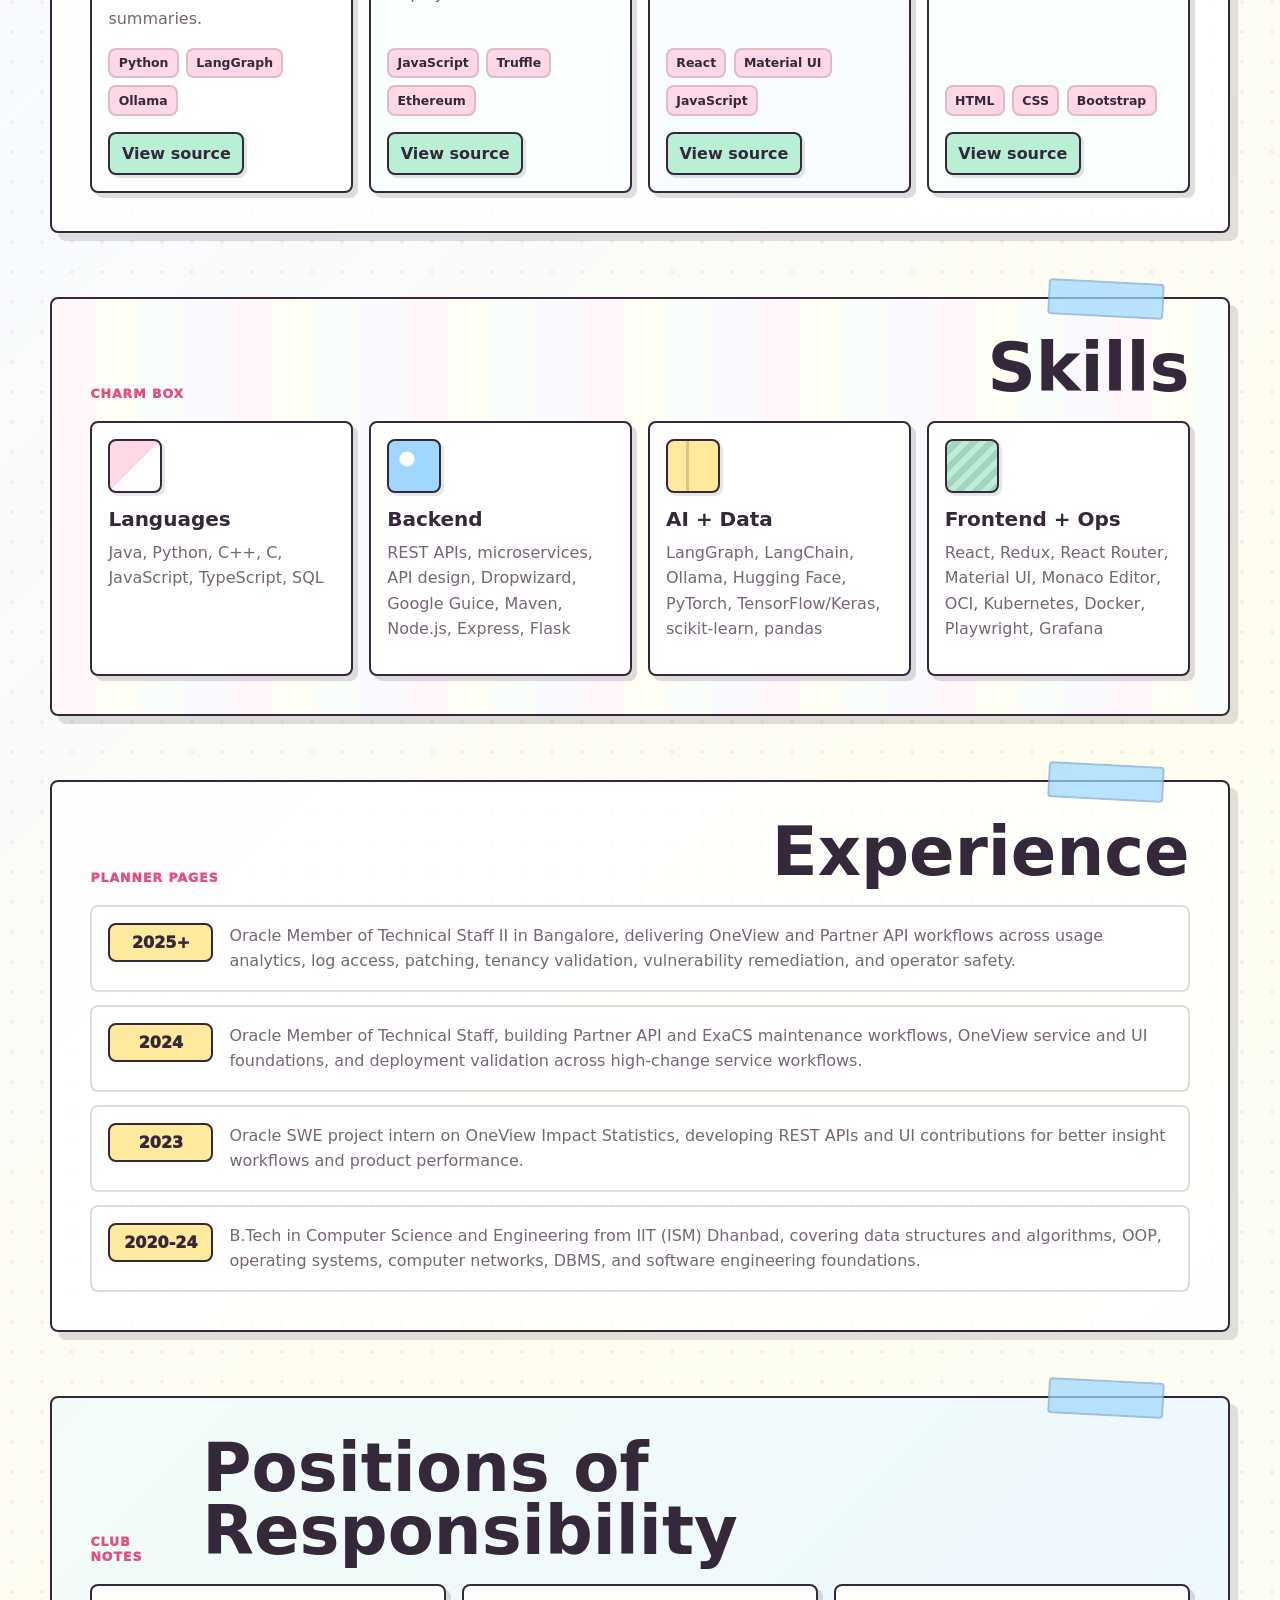
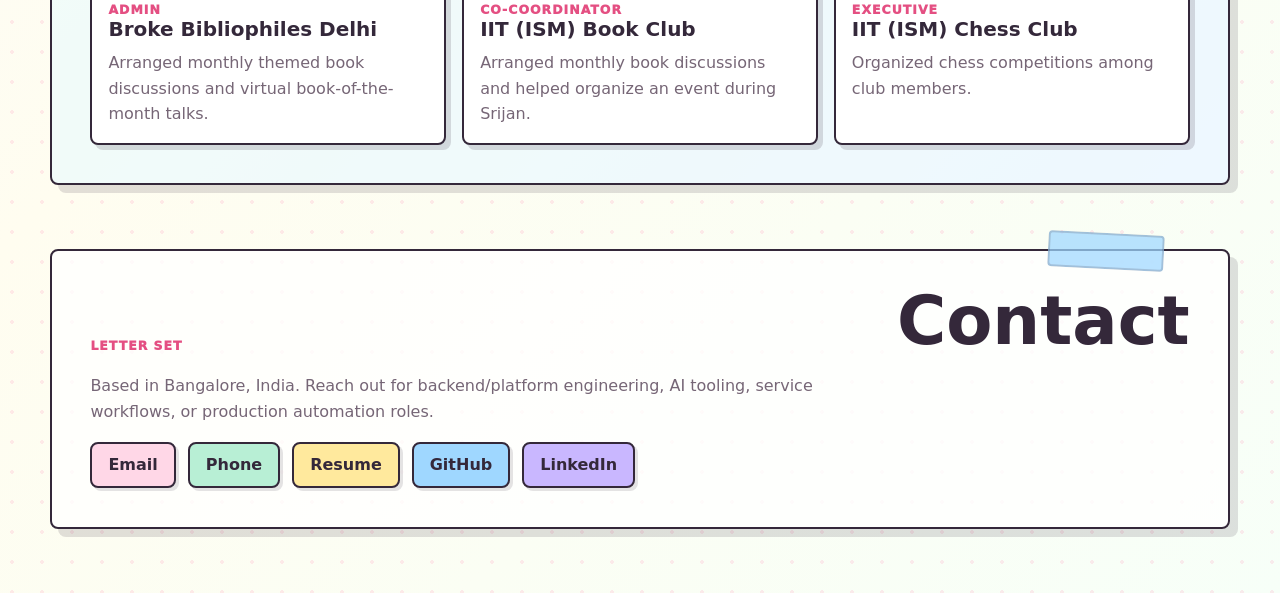
<file: sanrio/index.html>
<!doctype html>
<html lang="en">
  <head>
    <meta charset="utf-8">
    <meta name="viewport" content="width=device-width, initial-scale=1">
    <meta
      name="description"
      content="Divij Jaswal's pastel sticker-book portfolio: backend engineering, AI tooling, GitHub projects, experience, responsibilities, and contact."
    >
    <title>Divij Jaswal | Pastel Sticker Portfolio</title>
    <link rel="stylesheet" href="styles.css">
  </head>
  <body>
    <canvas id="stickerCanvas" aria-hidden="true"></canvas>

    <header class="site-header" data-header>
      <a class="brand" href="#home" aria-label="Go to home">
        <span class="brand-bow" aria-hidden="true"></span>
        <span>Divij's Desk</span>
      </a>
      <button class="nav-toggle" type="button" aria-expanded="false" aria-controls="siteNav" data-nav-toggle>
        <span class="sr-only">Toggle navigation</span>
        <span></span>
        <span></span>
        <span></span>
      </button>
      <nav class="site-nav" id="siteNav" data-nav>
        <a href="#projects">Projects</a>
        <a href="#skills">Skills</a>
        <a href="#story">Story</a>
        <a href="#notes">Notes</a>
        <a href="#contact">Contact</a>
      </nav>
    </header>

    <main id="home">
      <section class="hero" aria-labelledby="hero-title">
        <div class="hero-copy">
          <p class="eyebrow">Oracle MTS II // IIT (ISM) CSE // Bangalore</p>
          <h1 id="hero-title">Divij Jaswal</h1>
          <p class="hero-lede">
            Backend and platform engineer building production APIs, service workflows, automation, and local-LLM
            research tools with a focus on release confidence, operator safety, and clean feedback loops.
          </p>
          <div class="hero-actions" aria-label="Primary actions">
            <a class="button primary" href="#projects">View Projects</a>
            <a class="button secondary" href="resume.pdf">Resume</a>
          </div>
        </div>

        <div class="desk-scene" aria-label="Profile card">
          <div class="cloud-note">
            <span></span>
            <span></span>
            <span></span>
          </div>
          <div class="id-card">
            <p class="card-label">profile card</p>
            <div class="avatar-badge">
              <span>DJ</span>
            </div>
            <h2>Platform Engineer</h2>
            <dl>
              <div>
                <dt>Focus</dt>
                <dd>APIs + Ops</dd>
              </div>
              <div>
                <dt>Stack</dt>
                <dd>Java, Python, React, OCI</dd>
              </div>
              <div>
                <dt>Mode</dt>
                <dd>Production-ready</dd>
              </div>
            </dl>
          </div>
          <div class="sticker-sheet" aria-hidden="true">
            <span class="sticker star"></span>
            <span class="sticker heart"></span>
            <span class="sticker sparkle"></span>
          </div>
        </div>
      </section>

      <section class="intro-strip" aria-label="Profile summary">
        <p>
          Divij builds high-change cloud service workflows, internal tools, and research automation with practical
          backend depth and a product-minded eye for usable systems.
        </p>
      </section>

      <section class="section-block" id="projects" aria-labelledby="projects-title">
        <div class="section-heading">
          <p>Sticker Sheet</p>
          <h2 id="projects-title">GitHub Projects</h2>
        </div>

        <div class="filter-bar" aria-label="Project filters">
          <button class="filter-button is-active" type="button" data-filter="all">All</button>
          <button class="filter-button" type="button" data-filter="ai">AI</button>
          <button class="filter-button" type="button" data-filter="blockchain">Blockchain</button>
          <button class="filter-button" type="button" data-filter="react">React</button>
          <button class="filter-button" type="button" data-filter="frontend">Frontend</button>
        </div>

        <div class="project-grid" data-project-grid>
          <article class="project-card" data-category="ai backend">
            <div class="project-pin">01</div>
            <p class="project-type">AI Research Agent</p>
            <h3>Ollama Research Agent</h3>
            <p>
              Privacy-focused autonomous research assistant using local Ollama models, LangGraph Studio,
              Tavily/Perplexity search, iterative gap detection, and sourced markdown summaries.
            </p>
            <ul>
              <li>Python</li>
              <li>LangGraph</li>
              <li>Ollama</li>
            </ul>
            <a href="https://github.com/DivijJaswal/Ollama-Resarch-Agent" target="_blank" rel="noreferrer">View source</a>
          </article>

          <article class="project-card" data-category="blockchain frontend">
            <div class="project-pin">02</div>
            <p class="project-type">Blockchain App</p>
            <h3>Decentralized Voting</h3>
            <p>
              Ethereum-based voting system with admin election setup, voter registration and approval, smart contract
              deployment, MetaMask flow, and results display.
            </p>
            <ul>
              <li>JavaScript</li>
              <li>Truffle</li>
              <li>Ethereum</li>
            </ul>
            <a href="https://github.com/DivijJaswal/dVoting" target="_blank" rel="noreferrer">View source</a>
          </article>

          <article class="project-card" data-category="react frontend">
            <div class="project-pin">03</div>
            <p class="project-type">React App</p>
            <h3>Keeper App</h3>
            <p>
              Componentized note-keeping app using React state, create/delete note flows, and Material UI components
              for compact frontend interactions.
            </p>
            <ul>
              <li>React</li>
              <li>Material UI</li>
              <li>JavaScript</li>
            </ul>
            <a href="https://github.com/DivijJaswal/Keeper-App" target="_blank" rel="noreferrer">View source</a>
          </article>

          <article class="project-card" data-category="frontend">
            <div class="project-pin">04</div>
            <p class="project-type">Static Frontend</p>
            <h3>E-Commerce Website</h3>
            <p>
              Static storefront concept for The Dude Store, with product navigation, search UI, Bootstrap layout,
              product cards, and custom visual assets.
            </p>
            <ul>
              <li>HTML</li>
              <li>CSS</li>
              <li>Bootstrap</li>
            </ul>
            <a href="https://github.com/DivijJaswal/E-Commerce-Website" target="_blank" rel="noreferrer">View source</a>
          </article>
        </div>
      </section>

      <section class="section-block skill-band" id="skills" aria-labelledby="skills-title">
        <div class="section-heading">
          <p>Charm Box</p>
          <h2 id="skills-title">Skills</h2>
        </div>
        <div class="skill-grid">
          <article>
            <span class="skill-icon code"></span>
            <h3>Languages</h3>
            <p>Java, Python, C++, C, JavaScript, TypeScript, SQL</p>
          </article>
          <article>
            <span class="skill-icon api"></span>
            <h3>Backend</h3>
            <p>REST APIs, microservices, API design, Dropwizard, Google Guice, Maven, Node.js, Express, Flask</p>
          </article>
          <article>
            <span class="skill-icon data"></span>
            <h3>AI + Data</h3>
            <p>LangGraph, LangChain, Ollama, Hugging Face, PyTorch, TensorFlow/Keras, scikit-learn, pandas</p>
          </article>
          <article>
            <span class="skill-icon ops"></span>
            <h3>Frontend + Ops</h3>
            <p>React, Redux, React Router, Material UI, Monaco Editor, OCI, Kubernetes, Docker, Playwright, Grafana</p>
          </article>
        </div>
      </section>

      <section class="section-block" id="story" aria-labelledby="story-title">
        <div class="section-heading">
          <p>Planner Pages</p>
          <h2 id="story-title">Experience</h2>
        </div>
        <ol class="timeline">
          <li>
            <span>2025+</span>
            <p>
              Oracle Member of Technical Staff II in Bangalore, delivering OneView and Partner API workflows across
              usage analytics, log access, patching, tenancy validation, vulnerability remediation, and operator safety.
            </p>
          </li>
          <li>
            <span>2024</span>
            <p>
              Oracle Member of Technical Staff, building Partner API and ExaCS maintenance workflows, OneView service
              and UI foundations, and deployment validation across high-change service workflows.
            </p>
          </li>
          <li>
            <span>2023</span>
            <p>
              Oracle SWE project intern on OneView Impact Statistics, developing REST APIs and UI contributions for
              better insight workflows and product performance.
            </p>
          </li>
          <li>
            <span>2020-24</span>
            <p>
              B.Tech in Computer Science and Engineering from IIT (ISM) Dhanbad, covering data structures and
              algorithms, OOP, operating systems, computer networks, DBMS, and software engineering foundations.
            </p>
          </li>
        </ol>
      </section>

      <section class="section-block notes-band" id="notes" aria-labelledby="notes-title">
        <div class="section-heading">
          <p>Club Notes</p>
          <h2 id="notes-title">Positions of Responsibility</h2>
        </div>
        <div class="responsibility-grid">
          <article>
            <p>Admin</p>
            <h3>Broke Bibliophiles Delhi</h3>
            <span>Arranged monthly themed book discussions and virtual book-of-the-month talks.</span>
          </article>
          <article>
            <p>Co-Coordinator</p>
            <h3>IIT (ISM) Book Club</h3>
            <span>Arranged monthly book discussions and helped organize an event during Srijan.</span>
          </article>
          <article>
            <p>Executive</p>
            <h3>IIT (ISM) Chess Club</h3>
            <span>Organized chess competitions among club members.</span>
          </article>
        </div>
      </section>

      <section class="section-block contact-section" id="contact" aria-labelledby="contact-title">
        <div class="section-heading">
          <p>Letter Set</p>
          <h2 id="contact-title">Contact</h2>
        </div>
        <p>
          Based in Bangalore, India. Reach out for backend/platform engineering, AI tooling, service workflows, or
          production automation roles.
        </p>
        <div class="contact-row" aria-label="Contact actions">
          <a
            href="https://mail.google.com/mail/?view=cm&fs=1&to=ellytopas%40gmail.com&su=Portfolio%20Contact"
            target="_blank"
            rel="noreferrer"
          >Email</a>
          <a href="tel:+91-8766235526">Phone</a>
          <a href="resume.pdf">Resume</a>
          <a href="https://github.com/DivijJaswal" target="_blank" rel="noreferrer">GitHub</a>
          <a href="https://www.linkedin.com/in/divij-j-a1692111b/" target="_blank" rel="noreferrer">LinkedIn</a>
        </div>
      </section>
    </main>

    <script src="script.js"></script>
  </body>
</html>
</file>
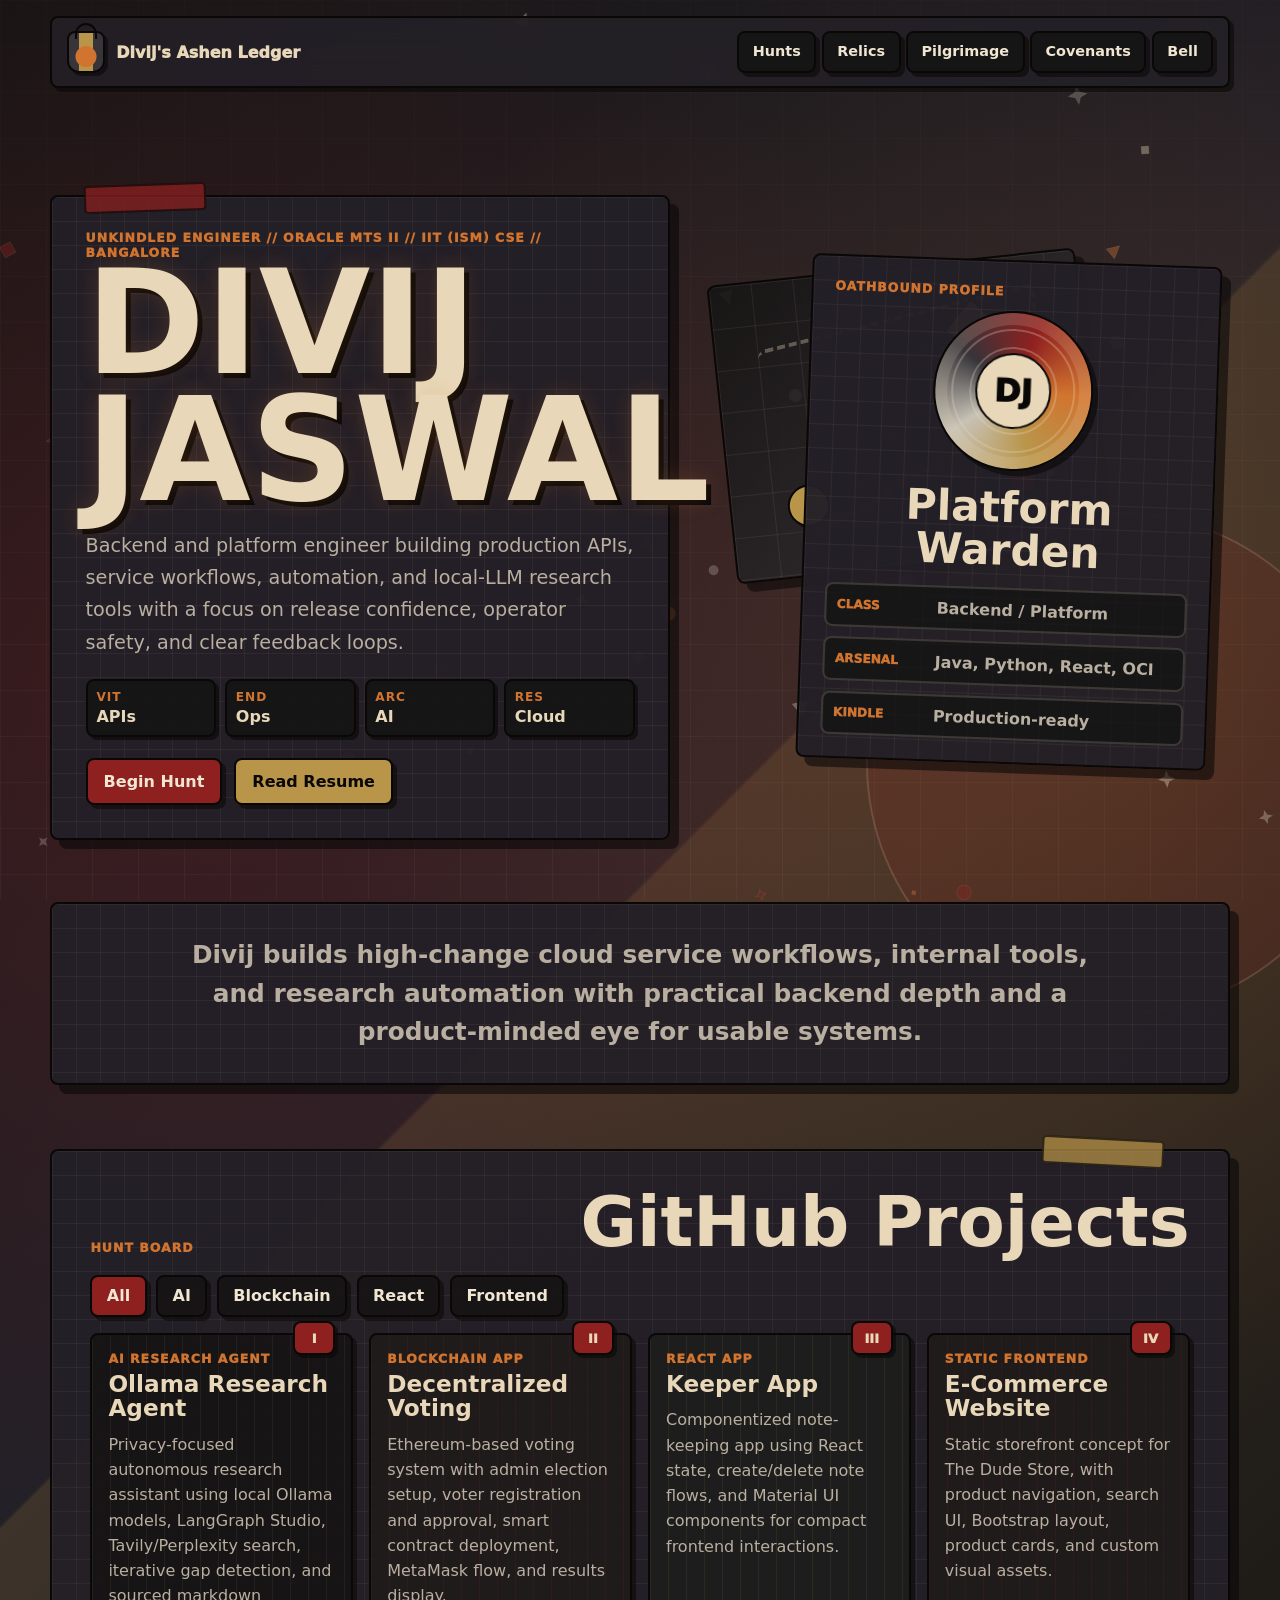
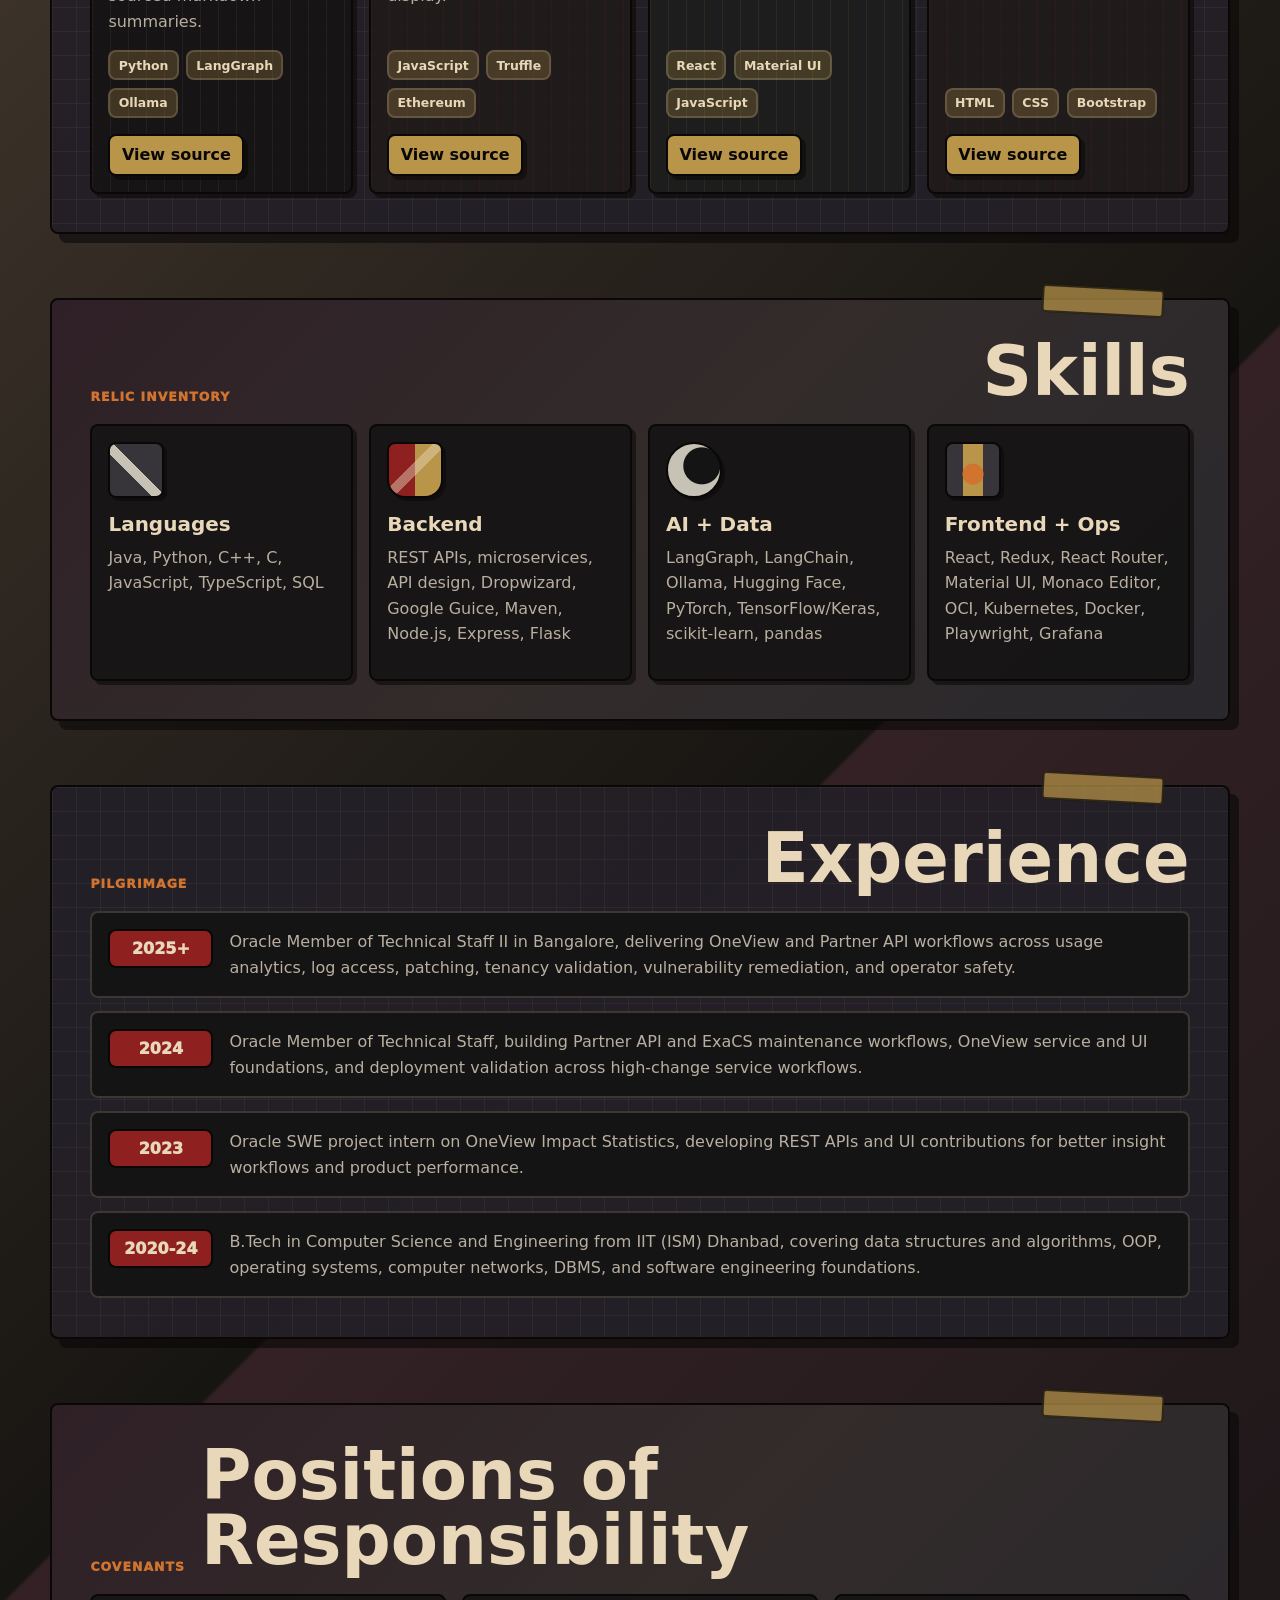
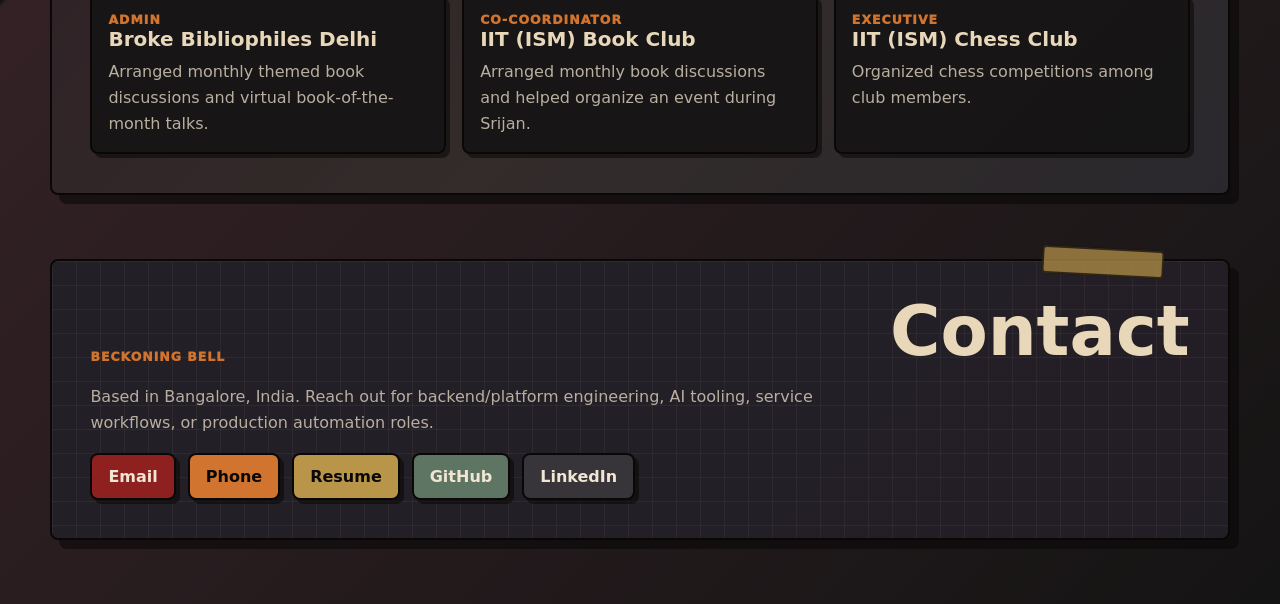
<file: soulsborne/index.html>
<!doctype html>
<html lang="en">
  <head>
    <meta charset="utf-8">
    <meta name="viewport" content="width=device-width, initial-scale=1">
    <meta
      name="description"
      content="Divij Jaswal's gothic action RPG portfolio: backend engineering, AI tooling, GitHub projects, experience, responsibilities, and contact."
    >
    <title>Divij Jaswal | Ashen Oath Portfolio</title>
    <link rel="stylesheet" href="styles.css">
  </head>
  <body>
    <canvas id="ashCanvas" aria-hidden="true"></canvas>

    <header class="site-header" data-header>
      <a class="brand" href="#home" aria-label="Go to home">
        <span class="brand-lantern" aria-hidden="true"></span>
        <span>Divij's Ashen Ledger</span>
      </a>
      <button class="nav-toggle" type="button" aria-expanded="false" aria-controls="siteNav" data-nav-toggle>
        <span class="sr-only">Toggle navigation</span>
        <span></span>
        <span></span>
        <span></span>
      </button>
      <nav class="site-nav" id="siteNav" data-nav>
        <a href="#hunts">Hunts</a>
        <a href="#relics">Relics</a>
        <a href="#pilgrimage">Pilgrimage</a>
        <a href="#covenants">Covenants</a>
        <a href="#bell">Bell</a>
      </nav>
    </header>

    <main id="home">
      <section class="hero" aria-labelledby="hero-title">
        <div class="hero-copy">
          <p class="eyebrow">Unkindled Engineer // Oracle MTS II // IIT (ISM) CSE // Bangalore</p>
          <h1 id="hero-title">Divij Jaswal</h1>
          <p class="hero-lede">
            Backend and platform engineer building production APIs, service workflows, automation, and local-LLM
            research tools with a focus on release confidence, operator safety, and clear feedback loops.
          </p>
          <div class="rune-row" aria-label="Core strengths">
            <span><strong>VIT</strong> APIs</span>
            <span><strong>END</strong> Ops</span>
            <span><strong>ARC</strong> AI</span>
            <span><strong>RES</strong> Cloud</span>
          </div>
          <div class="hero-actions" aria-label="Primary actions">
            <a class="button primary" href="#hunts">Begin Hunt</a>
            <a class="button secondary" href="resume.pdf">Read Resume</a>
          </div>
        </div>

        <aside class="oath-panel" aria-label="Profile oath">
          <div class="grave-map" aria-hidden="true">
            <span class="sigil self"></span>
            <span class="sigil ember"></span>
            <span class="sigil mark"></span>
            <span class="bloodline"></span>
          </div>
          <div class="hunter-card">
            <p class="card-label">Oathbound Profile</p>
            <div class="eclipse-ring">
              <span>DJ</span>
            </div>
            <h2>Platform Warden</h2>
            <dl>
              <div>
                <dt>Class</dt>
                <dd>Backend / Platform</dd>
              </div>
              <div>
                <dt>Arsenal</dt>
                <dd>Java, Python, React, OCI</dd>
              </div>
              <div>
                <dt>Kindle</dt>
                <dd>Production-ready</dd>
              </div>
            </dl>
          </div>
        </aside>
      </section>

      <section class="profile-strip" aria-label="Profile">
        <p>
          Divij builds high-change cloud service workflows, internal tools, and research automation with practical
          backend depth and a product-minded eye for usable systems.
        </p>
      </section>

      <section class="section-block" id="hunts" aria-labelledby="hunts-title">
        <div class="section-heading">
          <p>Hunt Board</p>
          <h2 id="hunts-title">GitHub Projects</h2>
        </div>

        <div class="filter-bar" aria-label="Project filters">
          <button class="filter-button is-active" type="button" data-filter="all">All</button>
          <button class="filter-button" type="button" data-filter="ai">AI</button>
          <button class="filter-button" type="button" data-filter="blockchain">Blockchain</button>
          <button class="filter-button" type="button" data-filter="react">React</button>
          <button class="filter-button" type="button" data-filter="frontend">Frontend</button>
        </div>

        <div class="hunt-grid" data-project-grid>
          <article class="hunt-card" data-category="ai backend">
            <div class="hunt-rank">I</div>
            <p class="hunt-type">AI Research Agent</p>
            <h3>Ollama Research Agent</h3>
            <p>
              Privacy-focused autonomous research assistant using local Ollama models, LangGraph Studio,
              Tavily/Perplexity search, iterative gap detection, and sourced markdown summaries.
            </p>
            <ul>
              <li>Python</li>
              <li>LangGraph</li>
              <li>Ollama</li>
            </ul>
            <a href="https://github.com/DivijJaswal/Ollama-Resarch-Agent" target="_blank" rel="noreferrer">View source</a>
          </article>

          <article class="hunt-card" data-category="blockchain frontend">
            <div class="hunt-rank">II</div>
            <p class="hunt-type">Blockchain App</p>
            <h3>Decentralized Voting</h3>
            <p>
              Ethereum-based voting system with admin election setup, voter registration and approval, smart contract
              deployment, MetaMask flow, and results display.
            </p>
            <ul>
              <li>JavaScript</li>
              <li>Truffle</li>
              <li>Ethereum</li>
            </ul>
            <a href="https://github.com/DivijJaswal/dVoting" target="_blank" rel="noreferrer">View source</a>
          </article>

          <article class="hunt-card" data-category="react frontend">
            <div class="hunt-rank">III</div>
            <p class="hunt-type">React App</p>
            <h3>Keeper App</h3>
            <p>
              Componentized note-keeping app using React state, create/delete note flows, and Material UI components
              for compact frontend interactions.
            </p>
            <ul>
              <li>React</li>
              <li>Material UI</li>
              <li>JavaScript</li>
            </ul>
            <a href="https://github.com/DivijJaswal/Keeper-App" target="_blank" rel="noreferrer">View source</a>
          </article>

          <article class="hunt-card" data-category="frontend">
            <div class="hunt-rank">IV</div>
            <p class="hunt-type">Static Frontend</p>
            <h3>E-Commerce Website</h3>
            <p>
              Static storefront concept for The Dude Store, with product navigation, search UI, Bootstrap layout,
              product cards, and custom visual assets.
            </p>
            <ul>
              <li>HTML</li>
              <li>CSS</li>
              <li>Bootstrap</li>
            </ul>
            <a href="https://github.com/DivijJaswal/E-Commerce-Website" target="_blank" rel="noreferrer">View source</a>
          </article>
        </div>
      </section>

      <section class="section-block relic-section" id="relics" aria-labelledby="relics-title">
        <div class="section-heading">
          <p>Relic Inventory</p>
          <h2 id="relics-title">Skills</h2>
        </div>
        <div class="relic-grid">
          <article>
            <span class="relic blade"></span>
            <h3>Languages</h3>
            <p>Java, Python, C++, C, JavaScript, TypeScript, SQL</p>
          </article>
          <article>
            <span class="relic shield"></span>
            <h3>Backend</h3>
            <p>REST APIs, microservices, API design, Dropwizard, Google Guice, Maven, Node.js, Express, Flask</p>
          </article>
          <article>
            <span class="relic moon"></span>
            <h3>AI + Data</h3>
            <p>LangGraph, LangChain, Ollama, Hugging Face, PyTorch, TensorFlow/Keras, scikit-learn, pandas</p>
          </article>
          <article>
            <span class="relic lantern"></span>
            <h3>Frontend + Ops</h3>
            <p>React, Redux, React Router, Material UI, Monaco Editor, OCI, Kubernetes, Docker, Playwright, Grafana</p>
          </article>
        </div>
      </section>

      <section class="section-block" id="pilgrimage" aria-labelledby="pilgrimage-title">
        <div class="section-heading">
          <p>Pilgrimage</p>
          <h2 id="pilgrimage-title">Experience</h2>
        </div>
        <ol class="timeline">
          <li>
            <span>2025+</span>
            <p>
              Oracle Member of Technical Staff II in Bangalore, delivering OneView and Partner API workflows across
              usage analytics, log access, patching, tenancy validation, vulnerability remediation, and operator safety.
            </p>
          </li>
          <li>
            <span>2024</span>
            <p>
              Oracle Member of Technical Staff, building Partner API and ExaCS maintenance workflows, OneView service
              and UI foundations, and deployment validation across high-change service workflows.
            </p>
          </li>
          <li>
            <span>2023</span>
            <p>
              Oracle SWE project intern on OneView Impact Statistics, developing REST APIs and UI contributions for
              better insight workflows and product performance.
            </p>
          </li>
          <li>
            <span>2020-24</span>
            <p>
              B.Tech in Computer Science and Engineering from IIT (ISM) Dhanbad, covering data structures and
              algorithms, OOP, operating systems, computer networks, DBMS, and software engineering foundations.
            </p>
          </li>
        </ol>
      </section>

      <section class="section-block covenant-section" id="covenants" aria-labelledby="covenants-title">
        <div class="section-heading">
          <p>Covenants</p>
          <h2 id="covenants-title">Positions of Responsibility</h2>
        </div>
        <div class="covenant-grid">
          <article>
            <p>Admin</p>
            <h3>Broke Bibliophiles Delhi</h3>
            <span>Arranged monthly themed book discussions and virtual book-of-the-month talks.</span>
          </article>
          <article>
            <p>Co-Coordinator</p>
            <h3>IIT (ISM) Book Club</h3>
            <span>Arranged monthly book discussions and helped organize an event during Srijan.</span>
          </article>
          <article>
            <p>Executive</p>
            <h3>IIT (ISM) Chess Club</h3>
            <span>Organized chess competitions among club members.</span>
          </article>
        </div>
      </section>

      <section class="section-block contact-section" id="bell" aria-labelledby="bell-title">
        <div class="section-heading">
          <p>Beckoning Bell</p>
          <h2 id="bell-title">Contact</h2>
        </div>
        <p>
          Based in Bangalore, India. Reach out for backend/platform engineering, AI tooling, service workflows, or
          production automation roles.
        </p>
        <div class="contact-row" aria-label="Contact actions">
          <a
            href="https://mail.google.com/mail/?view=cm&fs=1&to=ellytopas%40gmail.com&su=Portfolio%20Contact"
            target="_blank"
            rel="noreferrer"
          >Email</a>
          <a href="tel:+91-8766235526">Phone</a>
          <a href="resume.pdf">Resume</a>
          <a href="https://github.com/DivijJaswal" target="_blank" rel="noreferrer">GitHub</a>
          <a href="https://www.linkedin.com/in/divij-j-a1692111b/" target="_blank" rel="noreferrer">LinkedIn</a>
        </div>
      </section>
    </main>

    <script src="script.js"></script>
  </body>
</html>
</file>
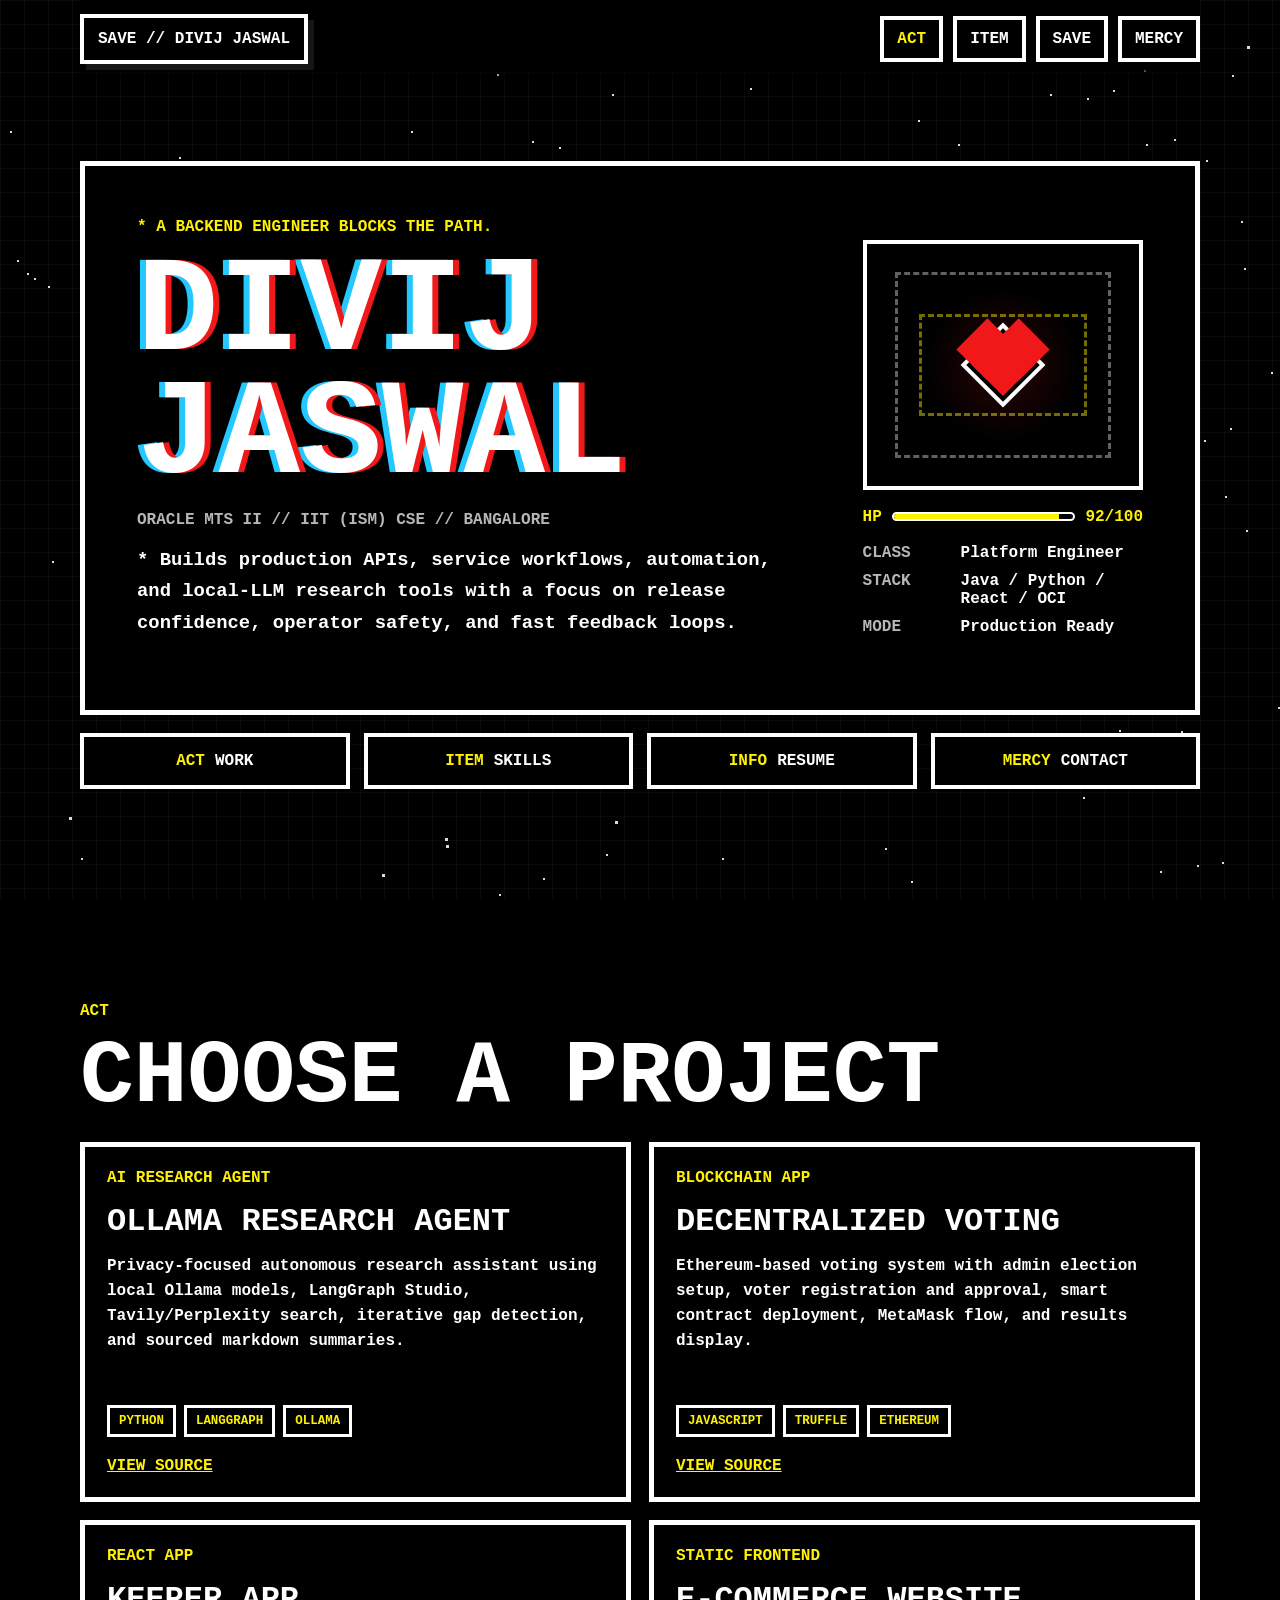
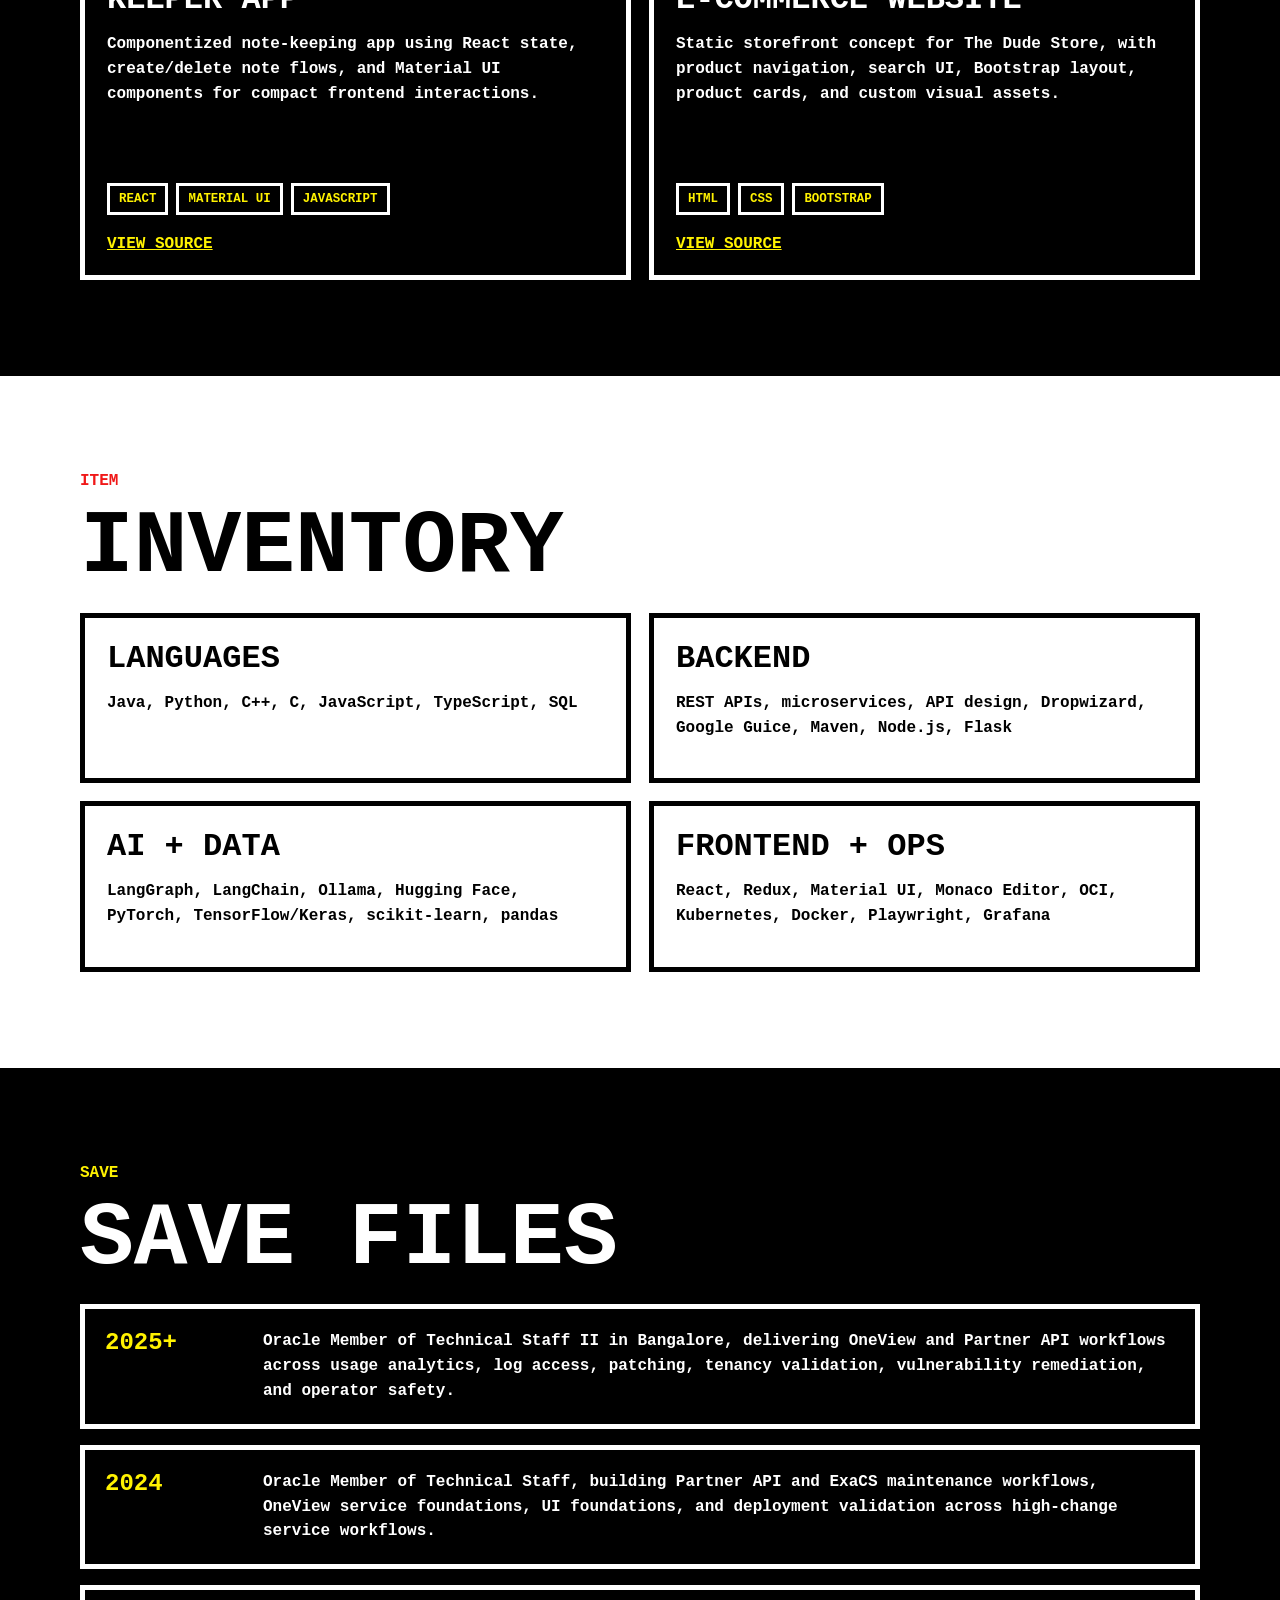
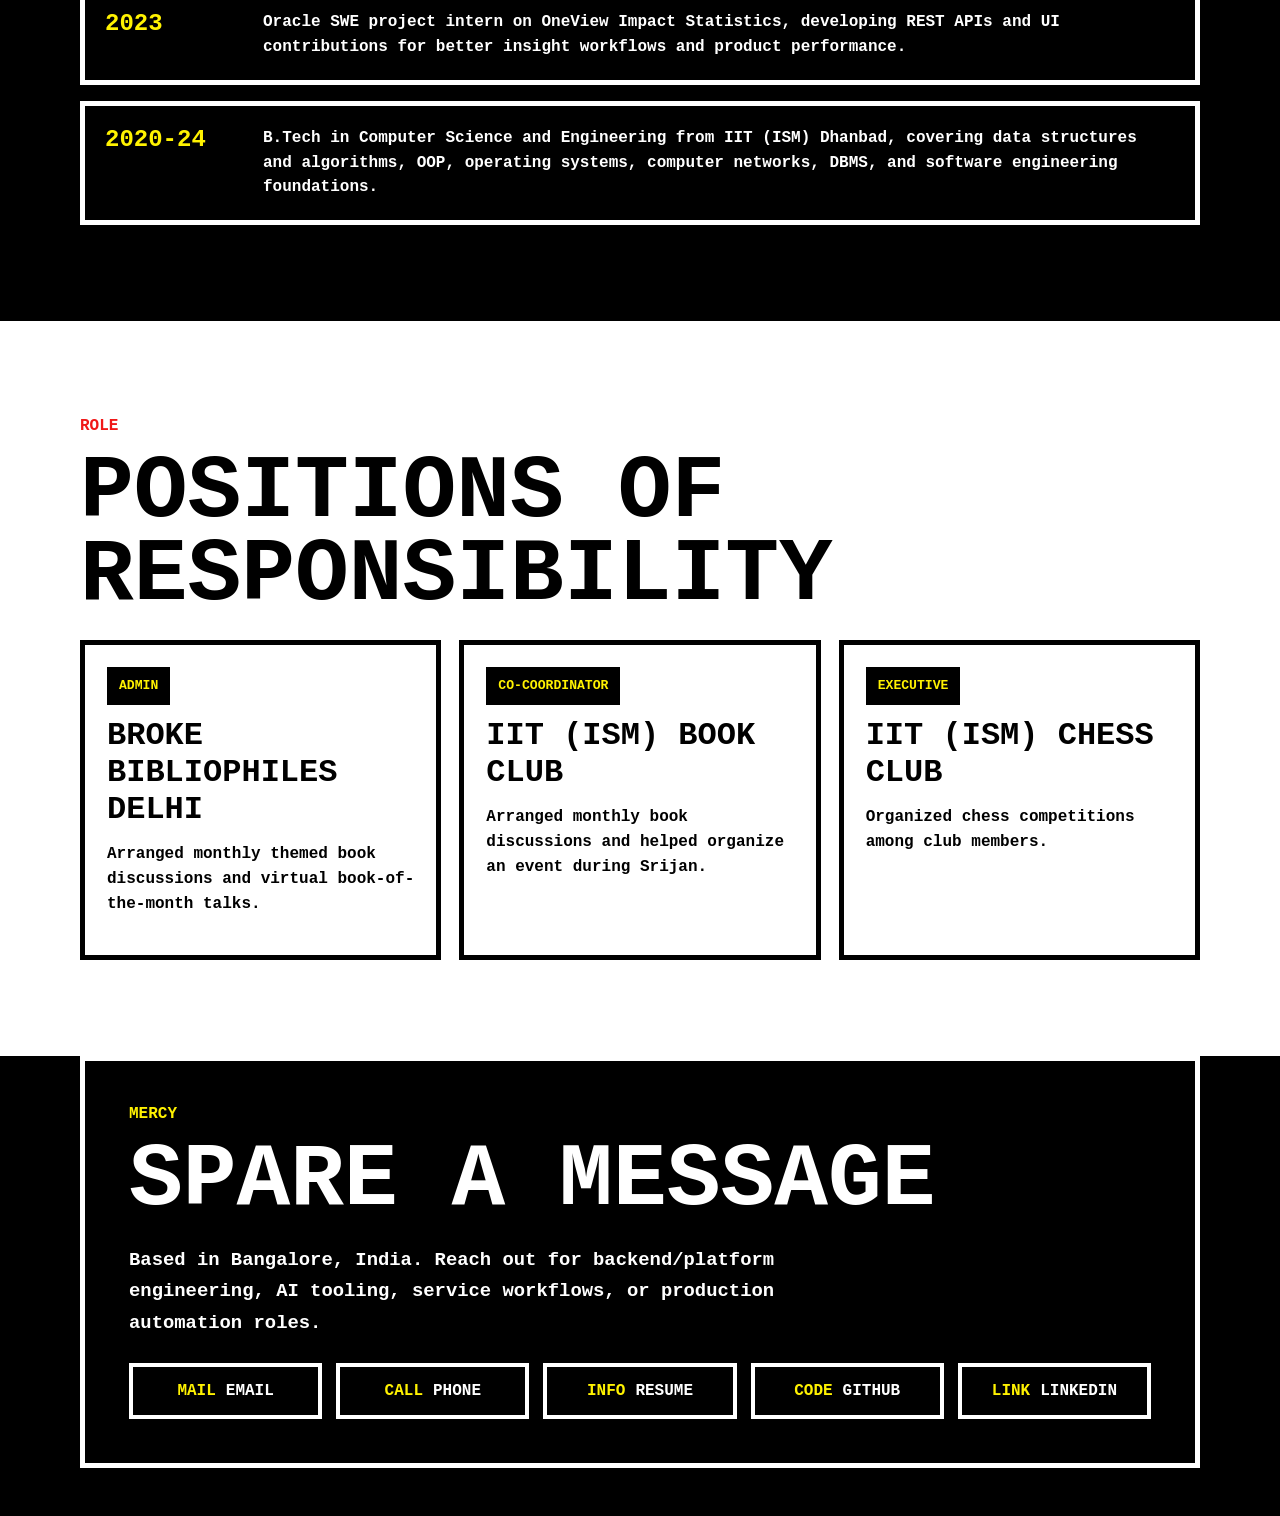
<file: undertale/index.html>
<!doctype html>
<html lang="en">
  <head>
    <meta charset="utf-8">
    <meta name="viewport" content="width=device-width, initial-scale=1">
    <meta
      name="description"
      content="Divij Jaswal's retro RPG portfolio: backend engineering, AI tooling, GitHub projects, experience, and contact."
    >
    <title>Divij Jaswal | Retro RPG Portfolio</title>
    <link rel="stylesheet" href="styles.css">
  </head>
  <body>
    <canvas id="stars" aria-hidden="true"></canvas>

    <header class="topbar">
      <a class="save-title" href="#home">SAVE // DIVIJ JASWAL</a>
      <nav class="top-nav" aria-label="Portfolio navigation">
        <a href="#work">ACT</a>
        <a href="#skills">ITEM</a>
        <a href="#experience">SAVE</a>
        <a href="#contact">MERCY</a>
      </nav>
    </header>

    <main id="home">
      <section class="hero-shell" aria-labelledby="hero-title">
        <div class="battle-box hero-box">
          <div class="encounter-copy">
            <p class="system-line">* A backend engineer blocks the path.</p>
            <h1 id="hero-title">Divij Jaswal</h1>
            <p class="role-line">Oracle MTS II // IIT (ISM) CSE // Bangalore</p>
            <p class="dialogue">
              * Builds production APIs, service workflows, automation, and local-LLM research tools with a focus on
              release confidence, operator safety, and fast feedback loops.
            </p>
          </div>

          <div class="status-panel" aria-label="Profile status">
            <div class="sprite-frame">
              <div class="pixel-soul" data-soul></div>
            </div>
            <div class="hp-row">
              <span>HP</span>
              <meter min="0" max="100" value="92">92</meter>
              <span>92/100</span>
            </div>
            <dl>
              <div>
                <dt>Class</dt>
                <dd>Platform Engineer</dd>
              </div>
              <div>
                <dt>Stack</dt>
                <dd>Java / Python / React / OCI</dd>
              </div>
              <div>
                <dt>Mode</dt>
                <dd>Production Ready</dd>
              </div>
            </dl>
          </div>
        </div>

        <div class="command-row" aria-label="Primary actions">
          <a href="#work"><span>ACT</span> Work</a>
          <a href="#skills"><span>ITEM</span> Skills</a>
          <a href="resume.pdf"><span>INFO</span> Resume</a>
          <a href="#contact"><span>MERCY</span> Contact</a>
        </div>
      </section>

      <section class="section-block" id="work" aria-labelledby="work-title">
        <div class="section-label">ACT</div>
        <h2 id="work-title">Choose a Project</h2>
        <div class="project-grid">
          <article class="battle-card">
            <p class="card-kicker">AI Research Agent</p>
            <h3>Ollama Research Agent</h3>
            <p>
              Privacy-focused autonomous research assistant using local Ollama models, LangGraph Studio,
              Tavily/Perplexity search, iterative gap detection, and sourced markdown summaries.
            </p>
            <ul class="tags">
              <li>Python</li>
              <li>LangGraph</li>
              <li>Ollama</li>
            </ul>
            <a href="https://github.com/DivijJaswal/Ollama-Resarch-Agent" target="_blank" rel="noreferrer">View source</a>
          </article>

          <article class="battle-card">
            <p class="card-kicker">Blockchain App</p>
            <h3>Decentralized Voting</h3>
            <p>
              Ethereum-based voting system with admin election setup, voter registration and approval, smart contract
              deployment, MetaMask flow, and results display.
            </p>
            <ul class="tags">
              <li>JavaScript</li>
              <li>Truffle</li>
              <li>Ethereum</li>
            </ul>
            <a href="https://github.com/DivijJaswal/dVoting" target="_blank" rel="noreferrer">View source</a>
          </article>

          <article class="battle-card">
            <p class="card-kicker">React App</p>
            <h3>Keeper App</h3>
            <p>
              Componentized note-keeping app using React state, create/delete note flows, and Material UI components for
              compact frontend interactions.
            </p>
            <ul class="tags">
              <li>React</li>
              <li>Material UI</li>
              <li>JavaScript</li>
            </ul>
            <a href="https://github.com/DivijJaswal/Keeper-App" target="_blank" rel="noreferrer">View source</a>
          </article>

          <article class="battle-card">
            <p class="card-kicker">Static Frontend</p>
            <h3>E-Commerce Website</h3>
            <p>
              Static storefront concept for The Dude Store, with product navigation, search UI, Bootstrap layout,
              product cards, and custom visual assets.
            </p>
            <ul class="tags">
              <li>HTML</li>
              <li>CSS</li>
              <li>Bootstrap</li>
            </ul>
            <a href="https://github.com/DivijJaswal/E-Commerce-Website" target="_blank" rel="noreferrer">View source</a>
          </article>
        </div>
      </section>

      <section class="section-block invert" id="skills" aria-labelledby="skills-title">
        <div class="section-label">ITEM</div>
        <h2 id="skills-title">Inventory</h2>
        <div class="inventory-grid">
          <article>
            <h3>Languages</h3>
            <p>Java, Python, C++, C, JavaScript, TypeScript, SQL</p>
          </article>
          <article>
            <h3>Backend</h3>
            <p>REST APIs, microservices, API design, Dropwizard, Google Guice, Maven, Node.js, Flask</p>
          </article>
          <article>
            <h3>AI + Data</h3>
            <p>LangGraph, LangChain, Ollama, Hugging Face, PyTorch, TensorFlow/Keras, scikit-learn, pandas</p>
          </article>
          <article>
            <h3>Frontend + Ops</h3>
            <p>React, Redux, Material UI, Monaco Editor, OCI, Kubernetes, Docker, Playwright, Grafana</p>
          </article>
        </div>
      </section>

      <section class="section-block" id="experience" aria-labelledby="experience-title">
        <div class="section-label">SAVE</div>
        <h2 id="experience-title">Save Files</h2>
        <ol class="save-list">
          <li>
            <span>2025+</span>
            <p>
              Oracle Member of Technical Staff II in Bangalore, delivering OneView and Partner API workflows across
              usage analytics, log access, patching, tenancy validation, vulnerability remediation, and operator safety.
            </p>
          </li>
          <li>
            <span>2024</span>
            <p>
              Oracle Member of Technical Staff, building Partner API and ExaCS maintenance workflows, OneView service
              foundations, UI foundations, and deployment validation across high-change service workflows.
            </p>
          </li>
          <li>
            <span>2023</span>
            <p>
              Oracle SWE project intern on OneView Impact Statistics, developing REST APIs and UI contributions for
              better insight workflows and product performance.
            </p>
          </li>
          <li>
            <span>2020-24</span>
            <p>
              B.Tech in Computer Science and Engineering from IIT (ISM) Dhanbad, covering data structures and
              algorithms, OOP, operating systems, computer networks, DBMS, and software engineering foundations.
            </p>
          </li>
        </ol>
      </section>

      <section class="section-block invert" aria-labelledby="responsibility-title">
        <div class="section-label">ROLE</div>
        <h2 id="responsibility-title">Positions of Responsibility</h2>
        <div class="responsibility-grid">
          <article>
            <p class="role-name">Admin</p>
            <h3>Broke Bibliophiles Delhi</h3>
            <p>Arranged monthly themed book discussions and virtual book-of-the-month talks.</p>
          </article>
          <article>
            <p class="role-name">Co-Coordinator</p>
            <h3>IIT (ISM) Book Club</h3>
            <p>Arranged monthly book discussions and helped organize an event during Srijan.</p>
          </article>
          <article>
            <p class="role-name">Executive</p>
            <h3>IIT (ISM) Chess Club</h3>
            <p>Organized chess competitions among club members.</p>
          </article>
        </div>
      </section>

      <section class="section-block contact-block" id="contact" aria-labelledby="contact-title">
        <div class="section-label">MERCY</div>
        <h2 id="contact-title">Spare a Message</h2>
        <p>
          Based in Bangalore, India. Reach out for backend/platform engineering, AI tooling, service workflows, or
          production automation roles.
        </p>
        <div class="command-row compact" aria-label="Contact actions">
          <a
            href="https://mail.google.com/mail/?view=cm&fs=1&to=ellytopas%40gmail.com&su=Portfolio%20Contact"
            target="_blank"
            rel="noreferrer"
          ><span>MAIL</span> Email</a>
          <a href="tel:+91-8766235526"><span>CALL</span> Phone</a>
          <a href="resume.pdf"><span>INFO</span> Resume</a>
          <a href="https://github.com/DivijJaswal" target="_blank" rel="noreferrer"><span>CODE</span> GitHub</a>
          <a href="https://www.linkedin.com/in/divij-j-a1692111b/" target="_blank" rel="noreferrer"><span>LINK</span> LinkedIn</a>
        </div>
      </section>
    </main>

    <script src="script.js"></script>
  </body>
</html>
</file>
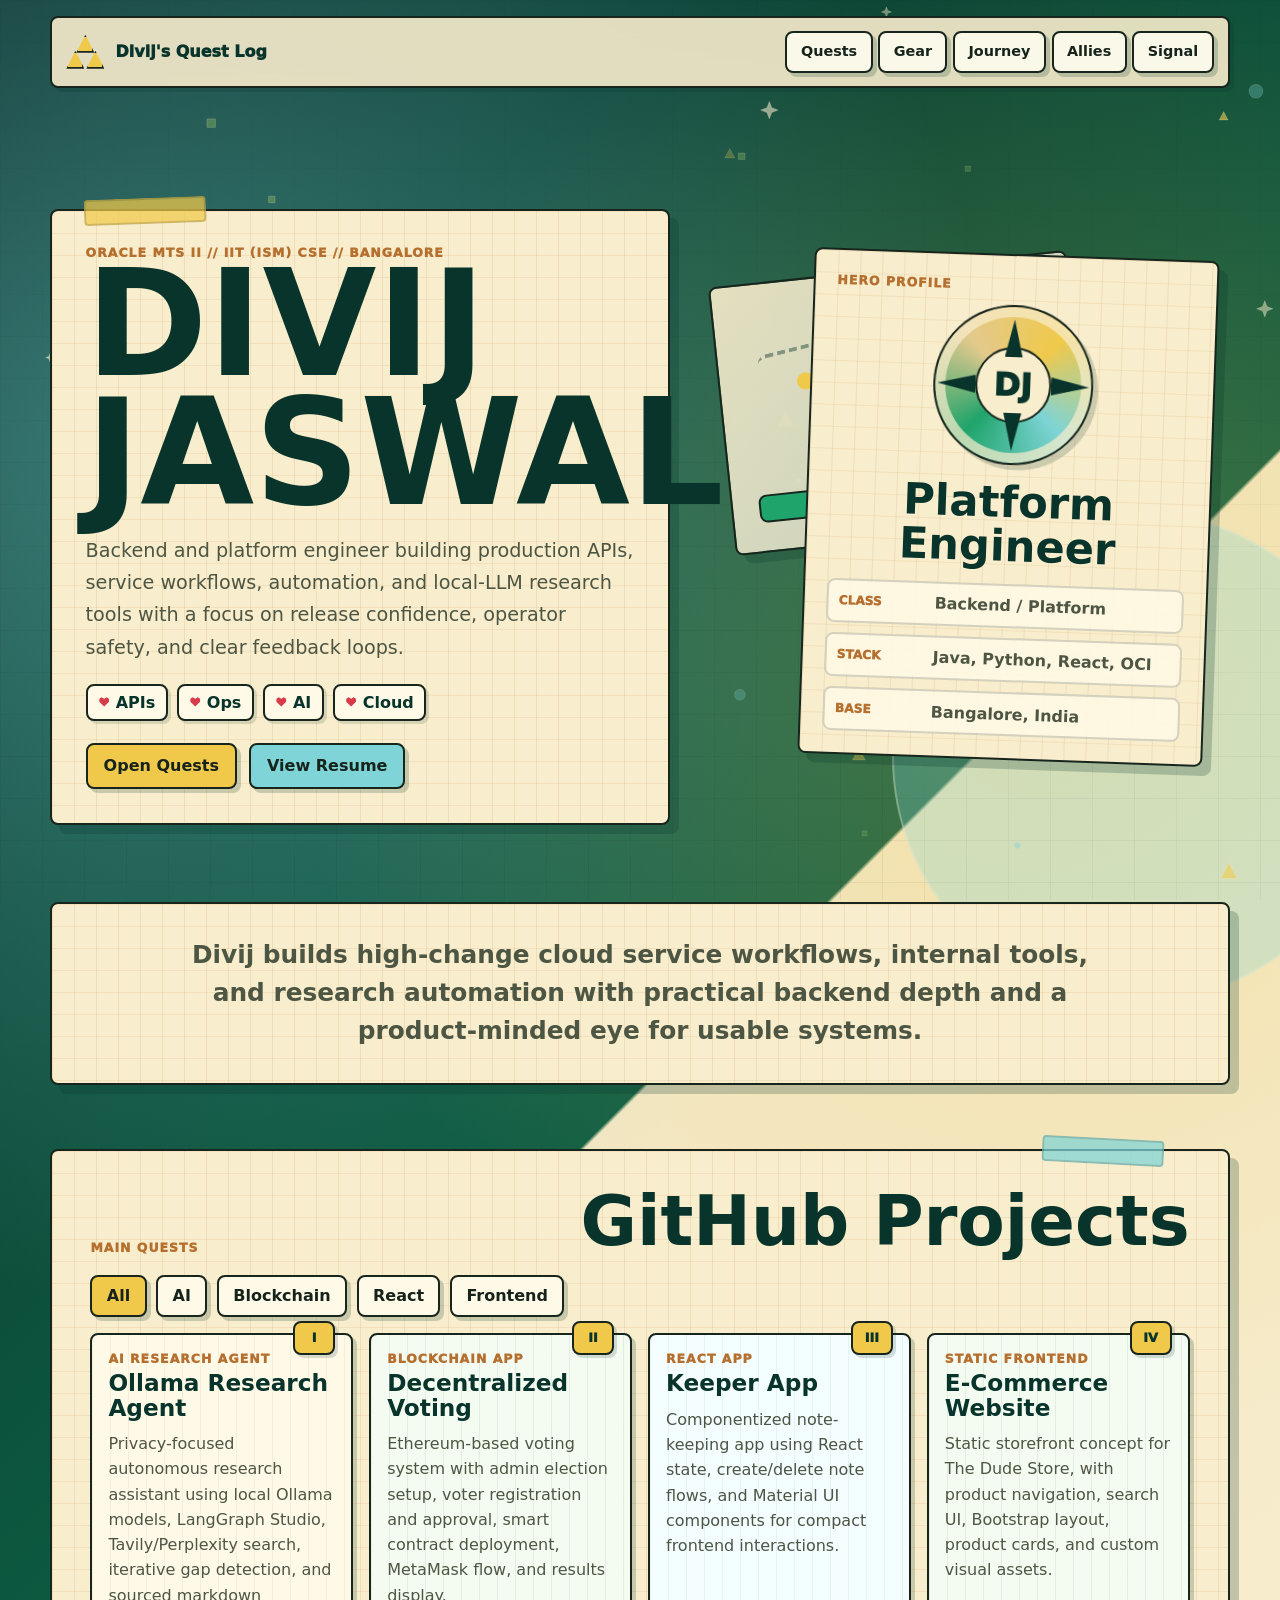
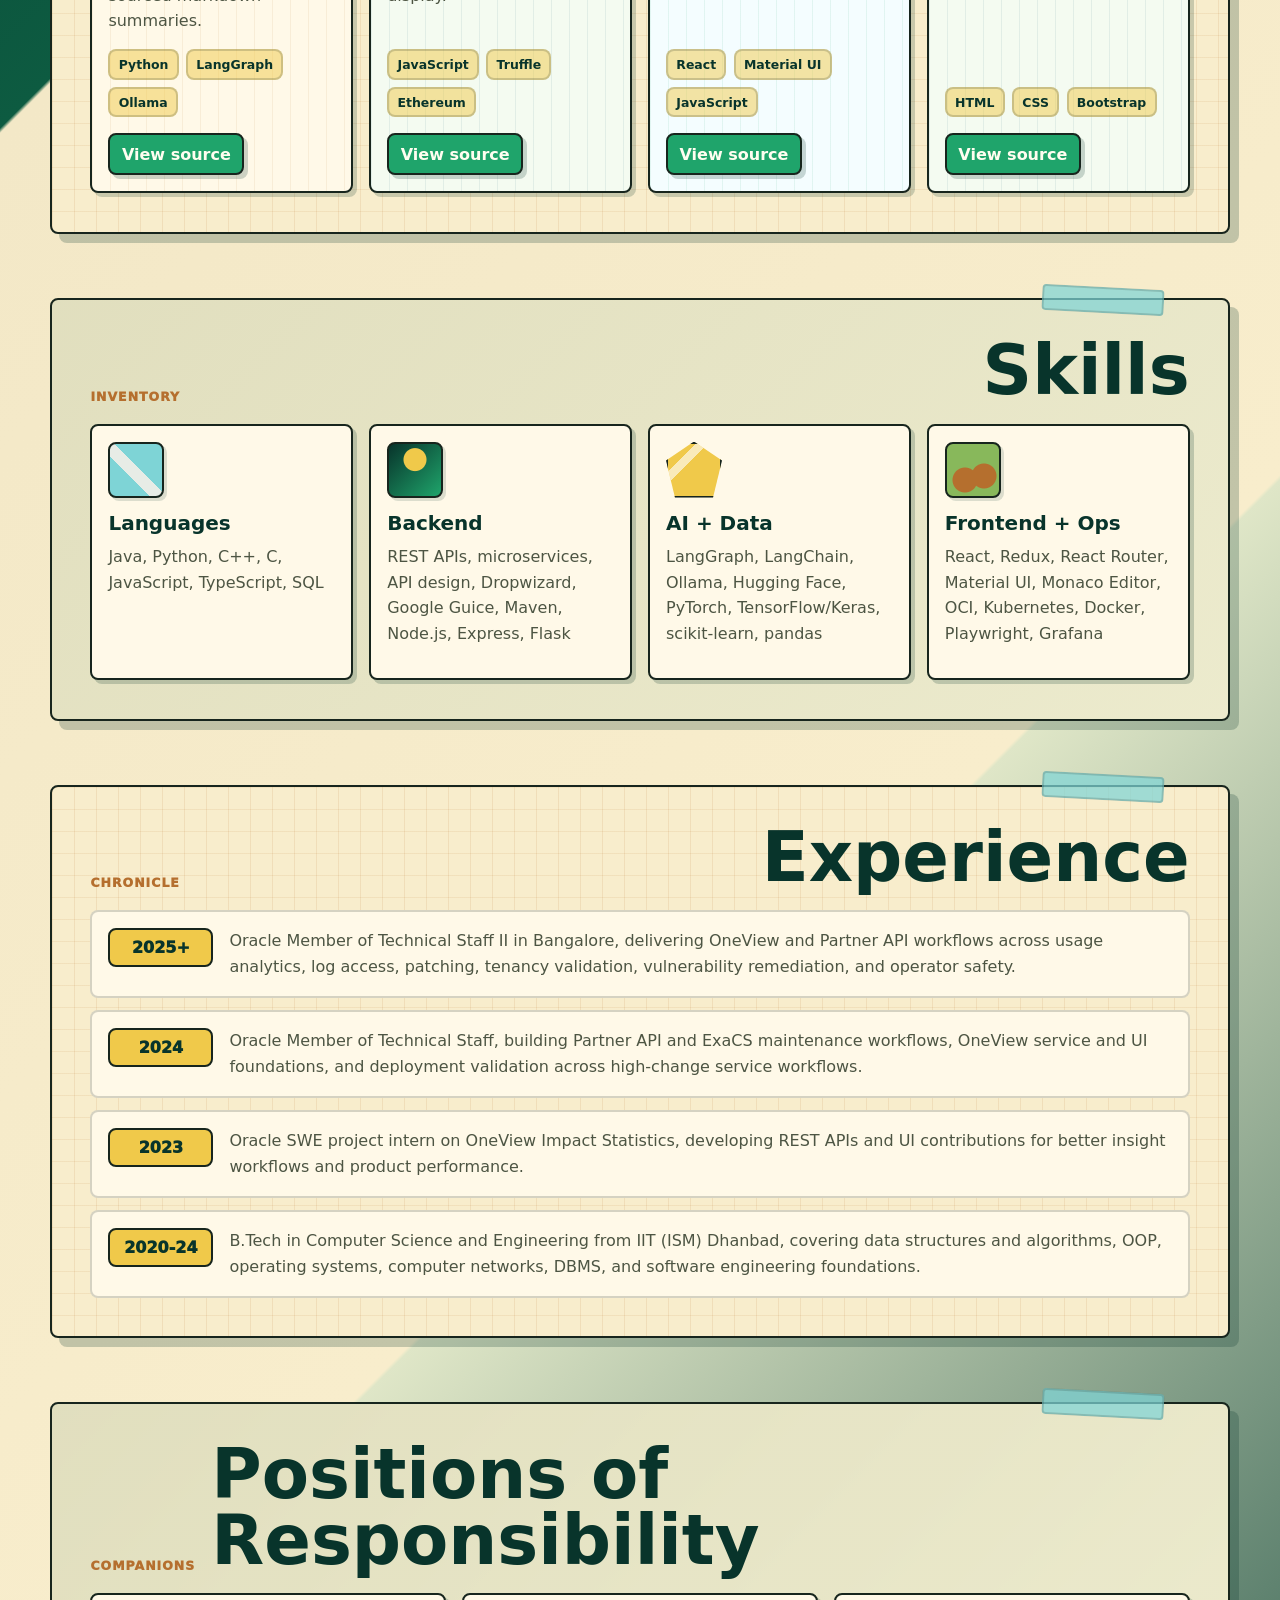
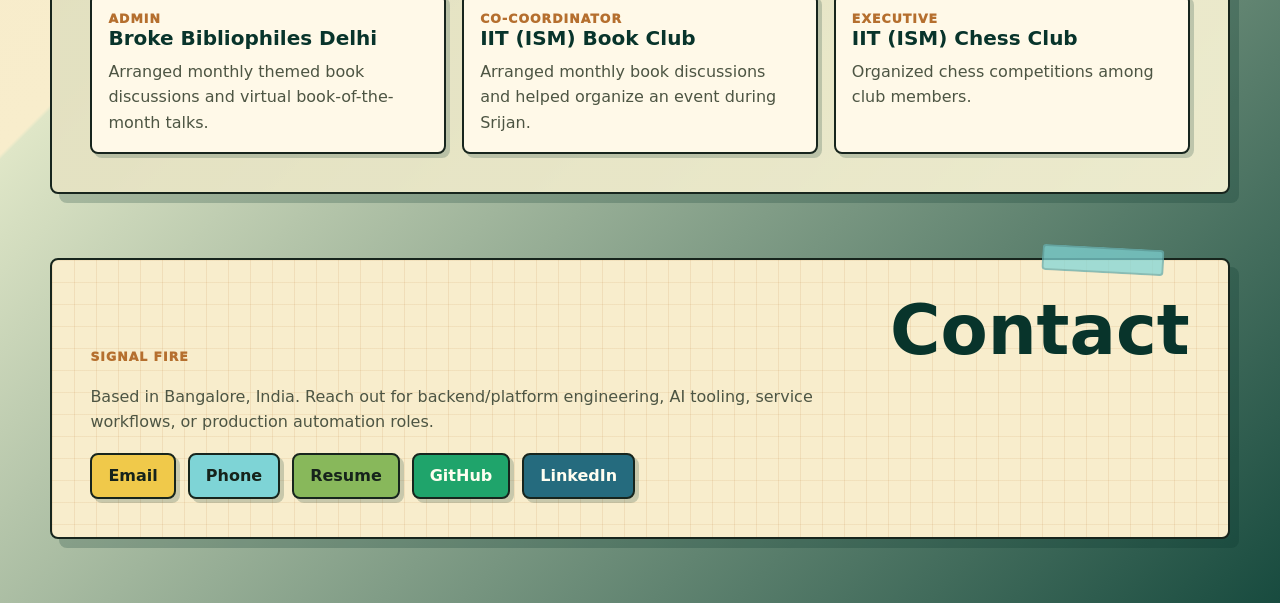
<file: zelda/index.html>
<!doctype html>
<html lang="en">
  <head>
    <meta charset="utf-8">
    <meta name="viewport" content="width=device-width, initial-scale=1">
    <meta
      name="description"
      content="Divij Jaswal's adventure quest portfolio: backend engineering, AI tooling, GitHub projects, experience, responsibilities, and contact."
    >
    <title>Divij Jaswal | Hero's Quest Portfolio</title>
    <link rel="stylesheet" href="styles.css">
  </head>
  <body>
    <canvas id="runeCanvas" aria-hidden="true"></canvas>

    <header class="site-header" data-header>
      <a class="brand" href="#home" aria-label="Go to home">
        <span class="brand-crest" aria-hidden="true">
          <span></span>
          <span></span>
          <span></span>
        </span>
        <span>Divij's Quest Log</span>
      </a>
      <button class="nav-toggle" type="button" aria-expanded="false" aria-controls="siteNav" data-nav-toggle>
        <span class="sr-only">Toggle navigation</span>
        <span></span>
        <span></span>
        <span></span>
      </button>
      <nav class="site-nav" id="siteNav" data-nav>
        <a href="#quests">Quests</a>
        <a href="#gear">Gear</a>
        <a href="#journey">Journey</a>
        <a href="#allies">Allies</a>
        <a href="#signal">Signal</a>
      </nav>
    </header>

    <main id="home">
      <section class="hero" aria-labelledby="hero-title">
        <div class="hero-copy">
          <p class="eyebrow">Oracle MTS II // IIT (ISM) CSE // Bangalore</p>
          <h1 id="hero-title">Divij Jaswal</h1>
          <p class="hero-lede">
            Backend and platform engineer building production APIs, service workflows, automation, and local-LLM
            research tools with a focus on release confidence, operator safety, and clear feedback loops.
          </p>
          <div class="heart-row" aria-label="Core strengths">
            <span>APIs</span>
            <span>Ops</span>
            <span>AI</span>
            <span>Cloud</span>
          </div>
          <div class="hero-actions" aria-label="Primary actions">
            <a class="button primary" href="#quests">Open Quests</a>
            <a class="button secondary" href="resume.pdf">View Resume</a>
          </div>
        </div>

        <aside class="map-panel" aria-label="Profile map">
          <div class="map-card">
            <p class="map-label">Hero Profile</p>
            <div class="compass" aria-hidden="true">
              <span></span>
              <span></span>
              <span></span>
              <span></span>
            </div>
            <h2>Platform Engineer</h2>
            <dl>
              <div>
                <dt>Class</dt>
                <dd>Backend / Platform</dd>
              </div>
              <div>
                <dt>Stack</dt>
                <dd>Java, Python, React, OCI</dd>
              </div>
              <div>
                <dt>Base</dt>
                <dd>Bangalore, India</dd>
              </div>
            </dl>
          </div>
          <div class="map-routes" aria-hidden="true">
            <span></span>
            <span></span>
            <span></span>
          </div>
        </aside>
      </section>

      <section class="profile-strip" aria-label="Profile">
        <p>
          Divij builds high-change cloud service workflows, internal tools, and research automation with practical
          backend depth and a product-minded eye for usable systems.
        </p>
      </section>

      <section class="section-block" id="quests" aria-labelledby="quests-title">
        <div class="section-heading">
          <p>Main Quests</p>
          <h2 id="quests-title">GitHub Projects</h2>
        </div>

        <div class="filter-bar" aria-label="Project filters">
          <button class="filter-button is-active" type="button" data-filter="all">All</button>
          <button class="filter-button" type="button" data-filter="ai">AI</button>
          <button class="filter-button" type="button" data-filter="blockchain">Blockchain</button>
          <button class="filter-button" type="button" data-filter="react">React</button>
          <button class="filter-button" type="button" data-filter="frontend">Frontend</button>
        </div>

        <div class="quest-grid" data-project-grid>
          <article class="quest-card" data-category="ai backend">
            <div class="quest-rank">I</div>
            <p class="quest-type">AI Research Agent</p>
            <h3>Ollama Research Agent</h3>
            <p>
              Privacy-focused autonomous research assistant using local Ollama models, LangGraph Studio,
              Tavily/Perplexity search, iterative gap detection, and sourced markdown summaries.
            </p>
            <ul>
              <li>Python</li>
              <li>LangGraph</li>
              <li>Ollama</li>
            </ul>
            <a href="https://github.com/DivijJaswal/Ollama-Resarch-Agent" target="_blank" rel="noreferrer">View source</a>
          </article>

          <article class="quest-card" data-category="blockchain frontend">
            <div class="quest-rank">II</div>
            <p class="quest-type">Blockchain App</p>
            <h3>Decentralized Voting</h3>
            <p>
              Ethereum-based voting system with admin election setup, voter registration and approval, smart contract
              deployment, MetaMask flow, and results display.
            </p>
            <ul>
              <li>JavaScript</li>
              <li>Truffle</li>
              <li>Ethereum</li>
            </ul>
            <a href="https://github.com/DivijJaswal/dVoting" target="_blank" rel="noreferrer">View source</a>
          </article>

          <article class="quest-card" data-category="react frontend">
            <div class="quest-rank">III</div>
            <p class="quest-type">React App</p>
            <h3>Keeper App</h3>
            <p>
              Componentized note-keeping app using React state, create/delete note flows, and Material UI components
              for compact frontend interactions.
            </p>
            <ul>
              <li>React</li>
              <li>Material UI</li>
              <li>JavaScript</li>
            </ul>
            <a href="https://github.com/DivijJaswal/Keeper-App" target="_blank" rel="noreferrer">View source</a>
          </article>

          <article class="quest-card" data-category="frontend">
            <div class="quest-rank">IV</div>
            <p class="quest-type">Static Frontend</p>
            <h3>E-Commerce Website</h3>
            <p>
              Static storefront concept for The Dude Store, with product navigation, search UI, Bootstrap layout,
              product cards, and custom visual assets.
            </p>
            <ul>
              <li>HTML</li>
              <li>CSS</li>
              <li>Bootstrap</li>
            </ul>
            <a href="https://github.com/DivijJaswal/E-Commerce-Website" target="_blank" rel="noreferrer">View source</a>
          </article>
        </div>
      </section>

      <section class="section-block gear-section" id="gear" aria-labelledby="gear-title">
        <div class="section-heading">
          <p>Inventory</p>
          <h2 id="gear-title">Skills</h2>
        </div>
        <div class="gear-grid">
          <article>
            <span class="gear-icon blade"></span>
            <h3>Languages</h3>
            <p>Java, Python, C++, C, JavaScript, TypeScript, SQL</p>
          </article>
          <article>
            <span class="gear-icon shield"></span>
            <h3>Backend</h3>
            <p>REST APIs, microservices, API design, Dropwizard, Google Guice, Maven, Node.js, Express, Flask</p>
          </article>
          <article>
            <span class="gear-icon gem"></span>
            <h3>AI + Data</h3>
            <p>LangGraph, LangChain, Ollama, Hugging Face, PyTorch, TensorFlow/Keras, scikit-learn, pandas</p>
          </article>
          <article>
            <span class="gear-icon boots"></span>
            <h3>Frontend + Ops</h3>
            <p>React, Redux, React Router, Material UI, Monaco Editor, OCI, Kubernetes, Docker, Playwright, Grafana</p>
          </article>
        </div>
      </section>

      <section class="section-block" id="journey" aria-labelledby="journey-title">
        <div class="section-heading">
          <p>Chronicle</p>
          <h2 id="journey-title">Experience</h2>
        </div>
        <ol class="timeline">
          <li>
            <span>2025+</span>
            <p>
              Oracle Member of Technical Staff II in Bangalore, delivering OneView and Partner API workflows across
              usage analytics, log access, patching, tenancy validation, vulnerability remediation, and operator safety.
            </p>
          </li>
          <li>
            <span>2024</span>
            <p>
              Oracle Member of Technical Staff, building Partner API and ExaCS maintenance workflows, OneView service
              and UI foundations, and deployment validation across high-change service workflows.
            </p>
          </li>
          <li>
            <span>2023</span>
            <p>
              Oracle SWE project intern on OneView Impact Statistics, developing REST APIs and UI contributions for
              better insight workflows and product performance.
            </p>
          </li>
          <li>
            <span>2020-24</span>
            <p>
              B.Tech in Computer Science and Engineering from IIT (ISM) Dhanbad, covering data structures and
              algorithms, OOP, operating systems, computer networks, DBMS, and software engineering foundations.
            </p>
          </li>
        </ol>
      </section>

      <section class="section-block allies-section" id="allies" aria-labelledby="allies-title">
        <div class="section-heading">
          <p>Companions</p>
          <h2 id="allies-title">Positions of Responsibility</h2>
        </div>
        <div class="ally-grid">
          <article>
            <p>Admin</p>
            <h3>Broke Bibliophiles Delhi</h3>
            <span>Arranged monthly themed book discussions and virtual book-of-the-month talks.</span>
          </article>
          <article>
            <p>Co-Coordinator</p>
            <h3>IIT (ISM) Book Club</h3>
            <span>Arranged monthly book discussions and helped organize an event during Srijan.</span>
          </article>
          <article>
            <p>Executive</p>
            <h3>IIT (ISM) Chess Club</h3>
            <span>Organized chess competitions among club members.</span>
          </article>
        </div>
      </section>

      <section class="section-block contact-section" id="signal" aria-labelledby="signal-title">
        <div class="section-heading">
          <p>Signal Fire</p>
          <h2 id="signal-title">Contact</h2>
        </div>
        <p>
          Based in Bangalore, India. Reach out for backend/platform engineering, AI tooling, service workflows, or
          production automation roles.
        </p>
        <div class="contact-row" aria-label="Contact actions">
          <a
            href="https://mail.google.com/mail/?view=cm&fs=1&to=ellytopas%40gmail.com&su=Portfolio%20Contact"
            target="_blank"
            rel="noreferrer"
          >Email</a>
          <a href="tel:+91-8766235526">Phone</a>
          <a href="resume.pdf">Resume</a>
          <a href="https://github.com/DivijJaswal" target="_blank" rel="noreferrer">GitHub</a>
          <a href="https://www.linkedin.com/in/divij-j-a1692111b/" target="_blank" rel="noreferrer">LinkedIn</a>
        </div>
      </section>
    </main>

    <script src="script.js"></script>
  </body>
</html>
</file>
<file: styles.css>
:root {
  --bar-height: 76px;
  --ink: #f8f4eb;
  --muted: #b9b2a7;
  --panel: #171719;
  --panel-strong: #0d0d0f;
  --line: #2d2a2c;
  --accent: #df2637;
  --accent-soft: rgba(223, 38, 55, 0.22);
  --focus: #f5d36b;
}

* {
  box-sizing: border-box;
}

html,
body {
  height: 100%;
}

body {
  margin: 0;
  color: var(--ink);
  font-family: Inter, ui-sans-serif, system-ui, -apple-system, BlinkMacSystemFont, "Segoe UI", sans-serif;
  background:
    linear-gradient(90deg, rgba(248, 244, 235, 0.04) 1px, transparent 1px),
    linear-gradient(rgba(248, 244, 235, 0.04) 1px, transparent 1px),
    #0b0b0c;
  background-size: 36px 36px;
  overflow: hidden;
}

a {
  color: inherit;
  text-decoration: none;
}

button,
select {
  font: inherit;
}

.switcher-bar {
  position: fixed;
  inset: 0 0 auto;
  z-index: 10;
  display: grid;
  grid-template-columns: minmax(190px, 248px) minmax(0, 1fr) auto;
  gap: 0.9rem;
  align-items: center;
  min-height: var(--bar-height);
  padding: 0.78rem clamp(0.75rem, 2vw, 1.25rem);
  border-bottom: 1px solid rgba(248, 244, 235, 0.14);
  background:
    linear-gradient(135deg, var(--accent-soft), transparent 42%),
    rgba(13, 13, 15, 0.94);
  box-shadow: 0 18px 40px rgba(0, 0, 0, 0.38);
  backdrop-filter: blur(18px);
}

.brand {
  display: inline-flex;
  align-items: center;
  gap: 0.72rem;
  min-width: 0;
}

.brand-mark {
  display: grid;
  flex: 0 0 auto;
  place-items: center;
  width: 46px;
  aspect-ratio: 1;
  border: 2px solid rgba(248, 244, 235, 0.86);
  border-radius: 8px;
  background: var(--accent);
  color: #0a0a0b;
  font-weight: 950;
  box-shadow: 4px 4px 0 rgba(0, 0, 0, 0.5);
}

.brand strong,
.brand small {
  display: block;
  white-space: nowrap;
}

.brand strong {
  font-size: 1rem;
  line-height: 1.1;
}

.brand small {
  margin-top: 0.12rem;
  color: var(--muted);
  font-size: 0.74rem;
  font-weight: 800;
  letter-spacing: 0.08em;
  text-transform: uppercase;
}

.design-tabs {
  display: flex;
  gap: 0.42rem;
  min-width: 0;
  padding: 0.25rem;
  border: 1px solid rgba(248, 244, 235, 0.1);
  border-radius: 8px;
  background: rgba(0, 0, 0, 0.28);
  overflow-x: auto;
  scrollbar-width: thin;
}

.design-tab {
  flex: 0 0 auto;
  min-height: 42px;
  padding: 0.68rem 0.78rem;
  border: 1px solid transparent;
  border-radius: 8px;
  background: rgba(255, 255, 255, 0.06);
  color: var(--muted);
  cursor: pointer;
  font-size: 0.84rem;
  font-weight: 900;
  line-height: 1;
  transition: background 160ms ease, border-color 160ms ease, color 160ms ease, transform 160ms ease;
}

.design-tab:hover,
.design-tab:focus-visible {
  border-color: rgba(248, 244, 235, 0.32);
  color: var(--ink);
  outline: none;
  transform: translateY(-1px);
}

.design-tab.is-active {
  border-color: rgba(248, 244, 235, 0.42);
  background: var(--accent);
  color: #0a0a0b;
}

.switcher-actions {
  display: inline-flex;
  align-items: center;
  gap: 0.5rem;
}

.design-select-label {
  color: var(--muted);
  font-size: 0.72rem;
  font-weight: 900;
  letter-spacing: 0.08em;
  text-transform: uppercase;
}

.design-select,
.open-link {
  min-height: 42px;
  border: 1px solid rgba(248, 244, 235, 0.18);
  border-radius: 8px;
  background: rgba(0, 0, 0, 0.38);
  color: var(--ink);
  font-weight: 850;
}

.design-select {
  max-width: 160px;
  padding: 0 0.65rem;
}

.open-link {
  display: inline-flex;
  align-items: center;
  justify-content: center;
  padding: 0 0.9rem;
  background: rgba(255, 255, 255, 0.08);
}

.design-select:focus-visible,
.open-link:focus-visible {
  outline: 3px solid var(--focus);
  outline-offset: 2px;
}

.preview-shell {
  height: 100%;
  padding-top: var(--bar-height);
}

.design-frame {
  display: block;
  width: 100%;
  height: calc(100vh - var(--bar-height));
  border: 0;
  background: #0b0b0c;
}

@media (min-width: 981px) {
  .design-select-label,
  .design-select {
    display: none;
  }
}

.switcher-bar[data-accent="persona"] {
  --accent: #e71837;
  --accent-soft: rgba(231, 24, 55, 0.2);
}

.switcher-bar[data-accent="undertale"] {
  --accent: #ffffff;
  --accent-soft: rgba(255, 255, 255, 0.16);
}

.switcher-bar[data-accent="omori"] {
  --accent: #f6f1dc;
  --accent-soft: rgba(246, 241, 220, 0.16);
}

.switcher-bar[data-accent="sanrio"] {
  --accent: #ff9dc4;
  --accent-soft: rgba(255, 157, 196, 0.2);
}

.switcher-bar[data-accent="zelda"] {
  --accent: #d6ad52;
  --accent-soft: rgba(214, 173, 82, 0.18);
}

.switcher-bar[data-accent="fire-emblem"] {
  --accent: #d8b469;
  --accent-soft: rgba(216, 180, 105, 0.2);
}

.switcher-bar[data-accent="nier"] {
  --accent: #d8d1bb;
  --accent-soft: rgba(216, 209, 187, 0.16);
}

.switcher-bar[data-accent="genshin"] {
  --accent: #67d5e5;
  --accent-soft: rgba(103, 213, 229, 0.2);
}

.switcher-bar[data-accent="eight-bit"] {
  --accent: #45e55f;
  --accent-soft: rgba(69, 229, 95, 0.2);
}

.switcher-bar[data-accent="soulsborne"] {
  --accent: #d1742f;
  --accent-soft: rgba(209, 116, 47, 0.2);
}

@media (max-width: 980px) {
  :root {
    --bar-height: 126px;
  }

  .switcher-bar {
    grid-template-columns: 1fr auto;
  }

  .design-tabs {
    grid-column: 1 / -1;
    grid-row: 2;
    order: 3;
  }

  .switcher-actions {
    justify-self: end;
  }
}

@media (max-width: 620px) {
  :root {
    --bar-height: 142px;
  }

  .switcher-bar {
    grid-template-columns: 1fr;
    gap: 0.62rem;
  }

  .brand {
    justify-content: center;
  }

  .switcher-actions {
    justify-self: stretch;
  }

  .design-select {
    max-width: none;
    flex: 1;
  }

  .open-link {
    flex: 0 0 auto;
  }
}

@media (prefers-reduced-motion: reduce) {
  *,
  *::before,
  *::after {
    scroll-behavior: auto !important;
    transition: none !important;
  }
}
</file>
<file: eight-bit/styles.css>
:root {
  --ink: #f7f8ff;
  --dark: #0d1021;
  --panel: #1a2142;
  --panel-2: #222b55;
  --line: #050711;
  --cyan: #41e4ff;
  --blue: #3f7dff;
  --green: #56f28b;
  --yellow: #ffd84a;
  --orange: #ff9f3f;
  --pink: #ff5bd6;
  --red: #ff5268;
  --muted: #b7c0e5;
  --shadow: 8px 8px 0 #050711;
  --small-shadow: 4px 4px 0 #050711;
}

* {
  box-sizing: border-box;
}

html {
  scroll-behavior: smooth;
}

body {
  margin: 0;
  min-height: 100vh;
  color: var(--ink);
  font-family: ui-monospace, SFMono-Regular, Menlo, Monaco, Consolas, "Liberation Mono", monospace;
  background:
    linear-gradient(rgba(255, 255, 255, 0.04) 1px, transparent 1px),
    linear-gradient(90deg, rgba(255, 255, 255, 0.04) 1px, transparent 1px),
    radial-gradient(circle at 14% 16%, rgba(255, 91, 214, 0.22), transparent 26%),
    radial-gradient(circle at 84% 20%, rgba(65, 228, 255, 0.22), transparent 25%),
    linear-gradient(135deg, #0d1021 0%, #17214f 34%, #28183e 68%, #0b1424 100%);
  background-size: 32px 32px, 32px 32px, auto, auto, auto;
  overflow-x: hidden;
}

body::before {
  position: fixed;
  inset: 0;
  z-index: -2;
  content: "";
  background: repeating-linear-gradient(
    to bottom,
    rgba(255, 255, 255, 0.05) 0 2px,
    transparent 2px 6px
  );
  pointer-events: none;
}

body::after {
  position: fixed;
  z-index: -3;
  right: -9vw;
  bottom: -10vw;
  content: "";
  width: 42vw;
  aspect-ratio: 1;
  background:
    linear-gradient(var(--cyan), var(--cyan)) 40% 0 / 20% 100% no-repeat,
    linear-gradient(var(--cyan), var(--cyan)) 0 40% / 100% 20% no-repeat;
  opacity: 0.14;
  image-rendering: pixelated;
}

a {
  color: inherit;
  text-decoration: none;
}

button {
  font: inherit;
}

.sr-only {
  position: absolute;
  width: 1px;
  height: 1px;
  padding: 0;
  margin: -1px;
  overflow: hidden;
  clip: rect(0, 0, 0, 0);
  white-space: nowrap;
  border: 0;
}

#pixelCanvas {
  position: fixed;
  inset: 0;
  z-index: -1;
  width: 100%;
  height: 100%;
  pointer-events: none;
  image-rendering: pixelated;
}

.site-header {
  position: sticky;
  top: 0;
  z-index: 20;
  display: flex;
  align-items: center;
  justify-content: space-between;
  gap: 1rem;
  width: min(1180px, calc(100% - 32px));
  margin: 1rem auto 0;
  padding: 0.75rem;
  border: 4px solid var(--line);
  border-radius: 0;
  background: rgba(26, 33, 66, 0.92);
  box-shadow: var(--small-shadow);
  backdrop-filter: blur(12px);
}

.brand {
  display: inline-flex;
  align-items: center;
  gap: 0.75rem;
  min-width: max-content;
  color: var(--yellow);
  font-weight: 950;
  text-transform: uppercase;
}

.brand-cartridge {
  display: inline-block;
  width: 42px;
  height: 34px;
  border: 4px solid var(--line);
  background:
    linear-gradient(var(--pink), var(--pink)) 6px 6px / 12px 10px no-repeat,
    linear-gradient(var(--cyan), var(--cyan)) 24px 6px / 8px 18px no-repeat,
    linear-gradient(var(--yellow), var(--yellow)) 6px 22px / 26px 4px no-repeat,
    var(--panel-2);
  box-shadow: 3px 3px 0 #050711;
}

.site-nav {
  display: flex;
  align-items: center;
  gap: 0.35rem;
}

.site-nav a,
.button,
.filter-button,
.contact-row a,
.stage-card a {
  display: inline-flex;
  align-items: center;
  justify-content: center;
  min-height: 42px;
  border: 4px solid var(--line);
  border-radius: 0;
  color: var(--ink);
  font-weight: 950;
  line-height: 1.1;
  text-transform: uppercase;
  box-shadow: var(--small-shadow);
  transition: transform 120ms steps(2, jump-none), box-shadow 120ms steps(2, jump-none);
}

.site-nav a {
  padding: 0.58rem 0.78rem;
  background: var(--panel);
  font-size: 0.86rem;
}

.site-nav a:hover,
.site-nav a:focus-visible,
.button:hover,
.button:focus-visible,
.filter-button:hover,
.filter-button:focus-visible,
.contact-row a:hover,
.contact-row a:focus-visible,
.stage-card a:hover,
.stage-card a:focus-visible {
  transform: translate(-3px, -3px);
  box-shadow: 7px 7px 0 #050711;
  outline: none;
}

.nav-toggle {
  display: none;
  flex-direction: column;
  gap: 5px;
  width: 46px;
  height: 42px;
  border: 4px solid var(--line);
  border-radius: 0;
  background: var(--yellow);
  box-shadow: var(--small-shadow);
}

.nav-toggle span:not(.sr-only) {
  display: block;
  width: 20px;
  height: 4px;
  margin-inline: auto;
  background: var(--line);
}

main {
  width: min(1180px, calc(100% - 32px));
  margin: 0 auto;
}

.hero {
  display: grid;
  grid-template-columns: minmax(0, 1fr) minmax(320px, 0.82fr);
  gap: clamp(1.25rem, 4vw, 4rem);
  align-items: center;
  min-height: calc(100vh - 86px);
  padding: clamp(2rem, 6vw, 5rem) 0 2rem;
}

.hero-copy,
.player-card,
.profile-strip,
.section-block {
  border: 4px solid var(--line);
  border-radius: 0;
  background:
    linear-gradient(90deg, rgba(255, 255, 255, 0.07) 0 4px, transparent 4px 100%),
    linear-gradient(rgba(255, 255, 255, 0.07) 0 4px, transparent 4px 100%),
    var(--panel);
  background-size: 32px 32px, 32px 32px, auto;
  box-shadow: var(--shadow);
}

.hero-copy {
  position: relative;
  padding: clamp(1rem, 4vw, 2rem);
}

.hero-copy::before,
.section-block::before {
  position: absolute;
  content: "";
  width: 120px;
  height: 24px;
  border: 4px solid var(--line);
  background: var(--yellow);
}

.hero-copy::before {
  top: -18px;
  left: clamp(1rem, 4vw, 2rem);
}

.eyebrow,
.section-heading p,
.stage-type,
.card-label,
.party-grid p {
  margin: 0;
  color: var(--cyan);
  font-size: 0.78rem;
  font-weight: 950;
  letter-spacing: 0;
  text-transform: uppercase;
}

h1,
h2,
h3,
p {
  margin-top: 0;
}

h1 {
  max-width: 10ch;
  margin-bottom: 1rem;
  color: var(--yellow);
  font-size: clamp(3.6rem, 11vw, 8.8rem);
  line-height: 0.92;
  letter-spacing: 0;
  text-transform: uppercase;
  text-shadow: 6px 6px 0 var(--line), 10px 10px 0 var(--pink);
}

.hero-lede {
  max-width: 70ch;
  margin-bottom: 1.25rem;
  color: var(--muted);
  font-size: clamp(1rem, 2vw, 1.16rem);
  line-height: 1.65;
}

.power-row {
  display: grid;
  grid-template-columns: repeat(4, minmax(92px, 1fr));
  gap: 0.55rem;
  margin-bottom: 1.35rem;
}

.power-row span {
  display: grid;
  gap: 0.18rem;
  min-height: 58px;
  padding: 0.55rem;
  border: 4px solid var(--line);
  background: #111735;
  color: var(--ink);
  font-weight: 950;
  box-shadow: 3px 3px 0 #050711;
}

.power-row strong {
  color: var(--green);
  font-size: 0.76rem;
  letter-spacing: 0;
}

.hero-actions,
.contact-row {
  display: flex;
  flex-wrap: wrap;
  gap: 0.75rem;
}

.button,
.contact-row a {
  padding: 0.78rem 1rem;
}

.button.primary {
  background: var(--yellow);
  color: var(--line);
}

.button.secondary {
  background: var(--cyan);
  color: var(--line);
}

.console-panel {
  position: relative;
  min-height: 535px;
}

.screen-map {
  position: absolute;
  z-index: 1;
  top: 1rem;
  left: 0;
  width: min(370px, 78%);
  height: 300px;
  border: 4px solid var(--line);
  background:
    linear-gradient(90deg, rgba(255, 255, 255, 0.16) 0 4px, transparent 4px 100%),
    linear-gradient(rgba(255, 255, 255, 0.16) 0 4px, transparent 4px 100%),
    #102c44;
  background-size: 40px 40px, 40px 40px, auto;
  box-shadow: var(--shadow);
  transform: rotate(-4deg);
}

.tile {
  position: absolute;
  display: block;
  width: 40px;
  height: 40px;
  border: 4px solid var(--line);
  box-shadow: 3px 3px 0 #050711;
}

.tile.player {
  left: 52px;
  bottom: 48px;
  background: var(--green);
}

.tile.item {
  right: 86px;
  top: 46px;
  background: var(--yellow);
}

.tile.boss {
  right: 58px;
  bottom: 58px;
  background: var(--red);
}

.route {
  position: absolute;
  left: 84px;
  bottom: 80px;
  width: 180px;
  border-top: 6px dashed var(--cyan);
  transform: rotate(-24deg);
}

.player-card {
  position: absolute;
  z-index: 2;
  right: 1rem;
  bottom: 1.3rem;
  width: min(410px, calc(100% - 2rem));
  padding: 1.25rem;
  background-color: #141a38;
}

.pixel-sprite {
  position: relative;
  width: 160px;
  height: 160px;
  margin: 0.8rem auto 1rem;
  border: 4px solid var(--line);
  background:
    linear-gradient(90deg, rgba(255, 255, 255, 0.08) 0 8px, transparent 8px 100%),
    linear-gradient(rgba(255, 255, 255, 0.08) 0 8px, transparent 8px 100%),
    #0f1530;
  background-size: 20px 20px, 20px 20px, auto;
  box-shadow: inset 0 0 0 8px rgba(255, 255, 255, 0.04), 5px 5px 0 #050711;
}

.pixel-sprite span {
  position: absolute;
  display: block;
  image-rendering: pixelated;
}

.sprite-head {
  top: 24px;
  left: 56px;
  width: 48px;
  height: 48px;
  background: var(--yellow);
  border: 4px solid var(--line);
}

.sprite-head::before,
.sprite-head::after {
  position: absolute;
  top: 16px;
  content: "";
  width: 8px;
  height: 8px;
  background: var(--line);
}

.sprite-head::before {
  left: 10px;
}

.sprite-head::after {
  right: 10px;
}

.sprite-body {
  top: 76px;
  left: 48px;
  width: 64px;
  height: 46px;
  background: var(--blue);
  border: 4px solid var(--line);
}

.sprite-arm {
  top: 82px;
  width: 24px;
  height: 34px;
  background: var(--pink);
  border: 4px solid var(--line);
}

.sprite-arm.left {
  left: 24px;
}

.sprite-arm.right {
  right: 24px;
}

.sprite-leg {
  bottom: 20px;
  width: 24px;
  height: 34px;
  background: var(--cyan);
  border: 4px solid var(--line);
}

.sprite-leg.left {
  left: 50px;
}

.sprite-leg.right {
  right: 50px;
}

.player-card h2 {
  margin-bottom: 1rem;
  color: var(--yellow);
  font-size: clamp(1.55rem, 4vw, 2.35rem);
  line-height: 1;
  text-align: center;
  text-transform: uppercase;
}

.player-card dl {
  display: grid;
  gap: 0.65rem;
  margin: 0;
}

.player-card dl div {
  display: grid;
  grid-template-columns: 84px 1fr;
  gap: 0.75rem;
  align-items: center;
  padding: 0.65rem;
  border: 4px solid var(--line);
  background: #101630;
}

.player-card dt {
  color: var(--green);
  font-size: 0.76rem;
  font-weight: 950;
  text-transform: uppercase;
}

.player-card dd {
  margin: 0;
  color: var(--muted);
  font-weight: 850;
}

.profile-strip,
.section-block {
  margin: 0 0 clamp(2rem, 5vw, 4.5rem);
}

.profile-strip {
  padding: clamp(1.25rem, 3vw, 2rem);
}

.profile-strip p {
  max-width: 920px;
  margin: 0 auto;
  color: var(--muted);
  font-size: clamp(1.08rem, 2.2vw, 1.42rem);
  font-weight: 850;
  line-height: 1.55;
  text-align: center;
}

.section-block {
  position: relative;
  padding: clamp(1.2rem, 4vw, 2.4rem);
}

.section-block::before {
  top: -18px;
  right: clamp(1rem, 5vw, 4rem);
  background: var(--pink);
}

.section-heading {
  display: flex;
  align-items: end;
  justify-content: space-between;
  gap: 1rem;
  margin-bottom: 1.25rem;
}

.section-heading h2 {
  margin: 0;
  color: var(--yellow);
  font-size: clamp(1.9rem, 5.6vw, 3.9rem);
  line-height: 0.98;
  letter-spacing: 0;
  text-transform: uppercase;
  text-shadow: 4px 4px 0 var(--line);
}

.filter-bar {
  display: flex;
  flex-wrap: wrap;
  gap: 0.6rem;
  margin-bottom: 1rem;
}

.filter-button {
  padding: 0.58rem 0.9rem;
  background: #101630;
  cursor: pointer;
}

.filter-button.is-active {
  background: var(--yellow);
  color: var(--line);
}

.stage-grid,
.inventory-grid {
  display: grid;
  grid-template-columns: repeat(4, minmax(0, 1fr));
  gap: 1rem;
}

.stage-card {
  position: relative;
  display: flex;
  flex-direction: column;
  min-height: 100%;
  padding: 1rem;
  border: 4px solid var(--line);
  background: #101630;
  box-shadow: var(--small-shadow);
  transition: opacity 120ms steps(2, jump-none), transform 120ms steps(2, jump-none);
}

.stage-card:nth-child(2n) {
  background: #10233a;
}

.stage-card:nth-child(3n) {
  background: #1f163a;
}

.stage-card.is-hidden {
  display: none;
}

.stage-card:hover {
  transform: translateY(-4px);
}

.stage-number {
  position: absolute;
  top: -16px;
  right: 16px;
  display: grid;
  place-items: center;
  min-width: 50px;
  height: 34px;
  padding: 0 0.45rem;
  border: 4px solid var(--line);
  background: var(--green);
  color: var(--line);
  font-size: 0.82rem;
  font-weight: 950;
  box-shadow: 3px 3px 0 #050711;
}

.stage-card h3 {
  margin: 0.35rem 0 0.7rem;
  color: var(--yellow);
  font-size: 1.28rem;
  line-height: 1.05;
  text-transform: uppercase;
}

.stage-card p:not(.stage-type) {
  color: var(--muted);
  line-height: 1.58;
}

.stage-card ul {
  display: flex;
  flex-wrap: wrap;
  gap: 0.45rem;
  padding: 0;
  margin: auto 0 1rem;
  list-style: none;
}

.stage-card li {
  padding: 0.35rem 0.5rem;
  border: 4px solid var(--line);
  background: var(--panel-2);
  color: var(--ink);
  font-size: 0.76rem;
  font-weight: 850;
}

.stage-card a {
  align-self: flex-start;
  padding: 0.62rem 0.72rem;
  background: var(--cyan);
  color: var(--line);
}

.inventory-section,
.party-section {
  background:
    linear-gradient(rgba(26, 33, 66, 0.9), rgba(26, 33, 66, 0.9)),
    linear-gradient(135deg, var(--cyan), var(--pink), var(--yellow), var(--green));
}

.inventory-grid article,
.party-grid article {
  padding: 1rem;
  border: 4px solid var(--line);
  background: #101630;
  box-shadow: var(--small-shadow);
}

.item-icon {
  position: relative;
  display: block;
  width: 56px;
  height: 56px;
  margin-bottom: 0.85rem;
  border: 4px solid var(--line);
  box-shadow: 3px 3px 0 #050711;
}

.item-icon.code {
  background:
    linear-gradient(var(--yellow), var(--yellow)) 8px 8px / 16px 16px no-repeat,
    linear-gradient(var(--cyan), var(--cyan)) 30px 8px / 10px 32px no-repeat,
    var(--blue);
}

.item-icon.server {
  background:
    linear-gradient(var(--green), var(--green)) 8px 8px / 32px 8px no-repeat,
    linear-gradient(var(--green), var(--green)) 8px 24px / 32px 8px no-repeat,
    linear-gradient(var(--green), var(--green)) 8px 40px / 32px 8px no-repeat,
    var(--panel-2);
}

.item-icon.data {
  background:
    linear-gradient(var(--yellow), var(--yellow)) 22px 6px / 10px 40px no-repeat,
    linear-gradient(var(--pink), var(--pink)) 8px 22px / 40px 10px no-repeat,
    var(--dark);
}

.item-icon.ops {
  background:
    linear-gradient(var(--cyan), var(--cyan)) 8px 8px / 16px 16px no-repeat,
    linear-gradient(var(--yellow), var(--yellow)) 30px 8px / 16px 16px no-repeat,
    linear-gradient(var(--green), var(--green)) 8px 30px / 16px 16px no-repeat,
    linear-gradient(var(--pink), var(--pink)) 30px 30px / 16px 16px no-repeat,
    var(--dark);
}

.inventory-grid h3,
.party-grid h3 {
  margin-bottom: 0.55rem;
  color: var(--yellow);
  font-size: 1.16rem;
  text-transform: uppercase;
}

.inventory-grid p,
.party-grid span,
.timeline p,
.contact-section > p {
  color: var(--muted);
  line-height: 1.6;
}

.timeline {
  display: grid;
  gap: 0.8rem;
  padding: 0;
  margin: 0;
  list-style: none;
}

.timeline li {
  display: grid;
  grid-template-columns: 116px 1fr;
  gap: 1rem;
  align-items: start;
  padding: 1rem;
  border: 4px solid var(--line);
  background: #101630;
}

.timeline span {
  display: inline-flex;
  justify-content: center;
  padding: 0.5rem;
  border: 4px solid var(--line);
  background: var(--yellow);
  color: var(--line);
  font-weight: 950;
}

.timeline p {
  margin: 0;
}

.party-grid {
  display: grid;
  grid-template-columns: repeat(3, minmax(0, 1fr));
  gap: 1rem;
}

.contact-section > p {
  max-width: 780px;
  margin-bottom: 1.1rem;
}

.contact-row a {
  background: #101630;
}

.contact-row a:nth-child(1) {
  background: var(--yellow);
  color: var(--line);
}

.contact-row a:nth-child(2) {
  background: var(--green);
  color: var(--line);
}

.contact-row a:nth-child(3) {
  background: var(--cyan);
  color: var(--line);
}

.contact-row a:nth-child(4) {
  background: var(--blue);
}

.contact-row a:nth-child(5) {
  background: var(--pink);
}

@media (max-width: 1040px) {
  .hero,
  .stage-grid,
  .inventory-grid {
    grid-template-columns: repeat(2, minmax(0, 1fr));
  }

  .hero-copy {
    grid-column: 1 / -1;
  }

  .console-panel {
    grid-column: 1 / -1;
    min-height: 500px;
  }
}

@media (max-width: 760px) {
  body::after {
    display: none;
  }

  .site-header,
  main {
    width: min(100% - 20px, 1180px);
  }

  .site-header {
    flex-wrap: wrap;
    margin-top: 0.6rem;
  }

  .nav-toggle {
    display: inline-flex;
    align-items: center;
    justify-content: center;
  }

  .site-nav {
    display: none;
    width: 100%;
    grid-template-columns: repeat(2, minmax(0, 1fr));
    gap: 0.55rem;
  }

  .site-nav.is-open {
    display: grid;
  }

  .site-nav a {
    min-width: 0;
  }

  .hero {
    grid-template-columns: 1fr;
    min-height: auto;
    padding-top: 2.2rem;
  }

  h1 {
    max-width: 100%;
    font-size: clamp(3rem, 18vw, 5rem);
    text-shadow: 4px 4px 0 var(--line), 7px 7px 0 var(--pink);
  }

  .power-row {
    grid-template-columns: repeat(2, minmax(0, 1fr));
  }

  .console-panel {
    min-height: 560px;
  }

  .screen-map {
    top: 0;
    left: 0;
    width: calc(100% - 2rem);
  }

  .player-card {
    right: 0;
    bottom: 0;
    width: calc(100% - 0.3rem);
  }

  .section-heading {
    display: block;
  }

  .section-heading p {
    margin-bottom: 0.4rem;
  }

  .stage-grid,
  .inventory-grid,
  .party-grid {
    grid-template-columns: 1fr;
  }

  .timeline li {
    grid-template-columns: 1fr;
  }

  .contact-row a,
  .button {
    flex: 1 1 140px;
  }
}

@media (max-width: 430px) {
  .hero-copy,
  .section-block,
  .profile-strip {
    padding: 1rem;
  }

  .brand {
    gap: 0.45rem;
    font-size: 0.95rem;
  }

  .console-panel {
    min-height: 600px;
  }

  .player-card dl div {
    grid-template-columns: 1fr;
    gap: 0.2rem;
  }

  .filter-button {
    flex: 1 1 120px;
  }
}

@media (prefers-reduced-motion: reduce) {
  *,
  *::before,
  *::after {
    scroll-behavior: auto !important;
    transition: none !important;
    animation: none !important;
  }
}
</file>
<file: fire-emblem/styles.css>
:root {
  --ink: #171b27;
  --navy: #121d38;
  --blue: #315fa8;
  --blue-dark: #203f78;
  --crimson: #b7353c;
  --gold: #d9aa4a;
  --ivory: #f4ead4;
  --parchment: #ead5aa;
  --steel: #d8deea;
  --green: #31745f;
  --line: #151823;
  --muted: #5a5360;
  --shadow: 9px 9px 0 rgba(18, 29, 56, 0.24);
  --small-shadow: 4px 4px 0 rgba(18, 29, 56, 0.2);
}

* {
  box-sizing: border-box;
}

html {
  scroll-behavior: smooth;
}

body {
  margin: 0;
  min-height: 100vh;
  color: var(--ink);
  font-family: Inter, ui-sans-serif, system-ui, -apple-system, BlinkMacSystemFont, "Segoe UI", sans-serif;
  background:
    radial-gradient(circle at 12% 18%, rgba(217, 170, 74, 0.22), transparent 24%),
    radial-gradient(circle at 82% 24%, rgba(183, 53, 60, 0.18), transparent 25%),
    linear-gradient(135deg, #121d38 0%, #203f78 31%, #ead5aa 31.1%, #f4ead4 62%, #26364f 62.1%, #121d38 100%);
  overflow-x: hidden;
}

body::before {
  position: fixed;
  inset: 0;
  z-index: -3;
  content: "";
  background:
    linear-gradient(90deg, rgba(244, 234, 212, 0.08) 1px, transparent 1px),
    linear-gradient(rgba(244, 234, 212, 0.08) 1px, transparent 1px);
  background-size: 54px 54px;
  mask-image: linear-gradient(to bottom, rgba(0, 0, 0, 0.34), rgba(0, 0, 0, 0.82));
}

body::after {
  position: fixed;
  z-index: -2;
  right: -7vw;
  bottom: -8vw;
  content: "";
  width: 38vw;
  aspect-ratio: 1;
  border: 2px solid rgba(244, 234, 212, 0.24);
  border-radius: 50%;
  background: rgba(49, 95, 168, 0.28);
}

a {
  color: inherit;
  text-decoration: none;
}

button {
  font: inherit;
}

.sr-only {
  position: absolute;
  width: 1px;
  height: 1px;
  padding: 0;
  margin: -1px;
  overflow: hidden;
  clip: rect(0, 0, 0, 0);
  white-space: nowrap;
  border: 0;
}

#emberCanvas {
  position: fixed;
  inset: 0;
  z-index: -1;
  width: 100%;
  height: 100%;
  pointer-events: none;
}

.site-header {
  position: sticky;
  top: 0;
  z-index: 20;
  display: flex;
  align-items: center;
  justify-content: space-between;
  gap: 1rem;
  width: min(1180px, calc(100% - 32px));
  margin: 1rem auto 0;
  padding: 0.82rem 0.92rem;
  border: 2px solid var(--line);
  border-radius: 8px;
  background: rgba(244, 234, 212, 0.9);
  box-shadow: var(--small-shadow);
  backdrop-filter: blur(14px);
}

.brand {
  display: inline-flex;
  align-items: center;
  gap: 0.72rem;
  min-width: max-content;
  color: var(--navy);
  font-weight: 950;
}

.brand-crest {
  position: relative;
  display: inline-block;
  width: 36px;
  height: 40px;
  border: 2px solid var(--line);
  border-radius: 8px 8px 12px 12px;
  background:
    linear-gradient(135deg, transparent 0 44%, rgba(244, 234, 212, 0.56) 44% 54%, transparent 54%),
    linear-gradient(90deg, var(--blue) 0 50%, var(--crimson) 50%);
  box-shadow: 3px 3px 0 rgba(18, 29, 56, 0.2);
}

.brand-crest::before {
  position: absolute;
  left: 50%;
  bottom: -8px;
  content: "";
  width: 18px;
  height: 18px;
  border-right: 2px solid var(--line);
  border-bottom: 2px solid var(--line);
  background: var(--gold);
  transform: translateX(-50%) rotate(45deg);
}

.site-nav {
  display: flex;
  align-items: center;
  gap: 0.35rem;
}

.site-nav a,
.button,
.filter-button,
.contact-row a,
.mission-card a {
  display: inline-flex;
  align-items: center;
  justify-content: center;
  min-height: 42px;
  border: 2px solid var(--line);
  border-radius: 8px;
  color: var(--ink);
  font-weight: 900;
  line-height: 1.1;
  box-shadow: var(--small-shadow);
  transition: transform 160ms ease, box-shadow 160ms ease, background 160ms ease;
}

.site-nav a {
  padding: 0.62rem 0.84rem;
  background: rgba(255, 250, 239, 0.9);
  font-size: 0.9rem;
}

.site-nav a:hover,
.site-nav a:focus-visible,
.button:hover,
.button:focus-visible,
.filter-button:hover,
.filter-button:focus-visible,
.contact-row a:hover,
.contact-row a:focus-visible,
.mission-card a:hover,
.mission-card a:focus-visible {
  transform: translate(-2px, -2px);
  box-shadow: 6px 6px 0 rgba(18, 29, 56, 0.28);
  outline: none;
}

.nav-toggle {
  display: none;
  flex-direction: column;
  gap: 5px;
  width: 44px;
  height: 42px;
  border: 2px solid var(--line);
  border-radius: 8px;
  background: var(--gold);
  box-shadow: var(--small-shadow);
}

.nav-toggle span:not(.sr-only) {
  display: block;
  width: 20px;
  height: 2px;
  margin-inline: auto;
  background: var(--line);
}

main {
  width: min(1180px, calc(100% - 32px));
  margin: 0 auto;
}

.hero {
  display: grid;
  grid-template-columns: minmax(0, 1fr) minmax(320px, 0.82fr);
  gap: clamp(1.25rem, 4vw, 4rem);
  align-items: center;
  min-height: calc(100vh - 86px);
  padding: clamp(2rem, 6vw, 5rem) 0 2rem;
}

.hero-copy,
.unit-card,
.profile-strip,
.section-block {
  border: 2px solid var(--line);
  border-radius: 8px;
  background:
    linear-gradient(90deg, rgba(183, 53, 60, 0.08) 0 1px, transparent 1px),
    linear-gradient(rgba(183, 53, 60, 0.08) 0 1px, transparent 1px),
    var(--ivory);
  background-size: 24px 24px, 24px 24px, auto;
  box-shadow: var(--shadow);
}

.hero-copy {
  position: relative;
  padding: clamp(1.1rem, 4vw, 2.1rem);
}

.hero-copy::before,
.section-block::before {
  position: absolute;
  content: "";
  width: 118px;
  height: 24px;
  border: 2px solid rgba(21, 24, 35, 0.18);
  border-radius: 4px;
  background: rgba(217, 170, 74, 0.74);
  transform: rotate(-2deg);
}

.hero-copy::before {
  top: -13px;
  left: clamp(1rem, 4vw, 2rem);
}

.eyebrow,
.section-heading p,
.mission-type,
.card-label,
.support-grid p {
  margin: 0;
  color: var(--crimson);
  font-size: 0.78rem;
  font-weight: 950;
  letter-spacing: 0.08em;
  text-transform: uppercase;
}

h1,
h2,
h3,
p {
  margin-top: 0;
}

h1 {
  max-width: 10ch;
  margin-bottom: 1rem;
  color: var(--navy);
  font-size: clamp(4rem, 12vw, 9.2rem);
  line-height: 0.88;
  letter-spacing: 0;
  text-transform: uppercase;
}

.hero-lede {
  max-width: 70ch;
  margin-bottom: 1.25rem;
  color: var(--muted);
  font-size: clamp(1.02rem, 2vw, 1.2rem);
  line-height: 1.68;
}

.stat-row {
  display: grid;
  grid-template-columns: repeat(4, minmax(92px, 1fr));
  gap: 0.55rem;
  margin-bottom: 1.35rem;
}

.stat-row span {
  display: grid;
  gap: 0.18rem;
  min-height: 58px;
  padding: 0.55rem;
  border: 2px solid var(--line);
  border-radius: 8px;
  background: #fff9ef;
  color: var(--navy);
  font-weight: 900;
  box-shadow: 3px 3px 0 rgba(18, 29, 56, 0.16);
}

.stat-row strong {
  color: var(--crimson);
  font-size: 0.76rem;
  letter-spacing: 0.08em;
}

.hero-actions,
.contact-row {
  display: flex;
  flex-wrap: wrap;
  gap: 0.75rem;
}

.button,
.contact-row a {
  padding: 0.78rem 1rem;
}

.button.primary {
  background: var(--gold);
}

.button.secondary {
  background: var(--steel);
}

.tactician-panel {
  position: relative;
  min-height: 535px;
}

.battle-map {
  position: absolute;
  z-index: 1;
  top: 1rem;
  left: 0;
  width: min(370px, 78%);
  height: 300px;
  border: 2px solid var(--line);
  border-radius: 8px;
  background:
    linear-gradient(90deg, rgba(244, 234, 212, 0.42) 0 1px, transparent 1px),
    linear-gradient(rgba(244, 234, 212, 0.42) 0 1px, transparent 1px),
    linear-gradient(135deg, rgba(49, 95, 168, 0.72), rgba(49, 116, 95, 0.72));
  background-size: 42px 42px, 42px 42px, auto;
  box-shadow: var(--shadow);
  transform: rotate(-6deg);
}

.battle-map::before {
  position: absolute;
  inset: 54px 42px;
  content: "";
  border-top: 4px dashed rgba(244, 234, 212, 0.6);
  border-right: 4px dashed rgba(244, 234, 212, 0.6);
  border-radius: 8px;
  transform: skewY(-8deg);
}

.unit {
  position: absolute;
  display: block;
  width: 44px;
  height: 44px;
  border: 2px solid var(--line);
  border-radius: 8px;
  box-shadow: 3px 3px 0 rgba(18, 29, 56, 0.2);
}

.unit.ally {
  left: 52px;
  bottom: 48px;
  background: var(--blue);
}

.unit.support {
  right: 84px;
  top: 48px;
  background: var(--green);
  transform: rotate(45deg);
}

.unit.target {
  right: 58px;
  bottom: 58px;
  background: var(--crimson);
  border-radius: 50%;
}

.route {
  position: absolute;
  left: 86px;
  bottom: 82px;
  width: 170px;
  border-top: 5px dashed rgba(244, 234, 212, 0.62);
  transform: rotate(-26deg);
}

.unit-card {
  position: absolute;
  z-index: 2;
  right: 1rem;
  bottom: 1.3rem;
  width: min(410px, calc(100% - 2rem));
  padding: 1.35rem;
  transform: rotate(2deg);
}

.portrait {
  position: relative;
  display: grid;
  place-items: center;
  width: 156px;
  aspect-ratio: 1;
  margin: 0.8rem auto 1rem;
  border: 2px solid var(--line);
  border-radius: 8px;
  background:
    linear-gradient(135deg, transparent 0 42%, rgba(244, 234, 212, 0.62) 42% 56%, transparent 56%),
    linear-gradient(90deg, var(--blue) 0 50%, var(--crimson) 50%);
  box-shadow: inset 0 0 0 10px rgba(244, 234, 212, 0.28), 5px 5px 0 rgba(18, 29, 56, 0.18);
}

.portrait::before,
.portrait::after {
  position: absolute;
  content: "";
  width: 84px;
  height: 18px;
  border: 2px solid var(--line);
  background: var(--gold);
}

.portrait::before {
  top: 18px;
  left: -18px;
  transform: rotate(-28deg);
}

.portrait::after {
  right: -18px;
  bottom: 18px;
  transform: rotate(-28deg);
}

.portrait span {
  z-index: 1;
  display: grid;
  place-items: center;
  width: 78px;
  aspect-ratio: 1;
  border: 2px solid var(--line);
  border-radius: 50%;
  background: var(--ivory);
  color: var(--navy);
  font-size: 2rem;
  font-weight: 950;
}

.unit-card h2 {
  margin-bottom: 1rem;
  color: var(--navy);
  font-size: clamp(1.75rem, 4vw, 2.65rem);
  line-height: 1;
  text-align: center;
}

.unit-card dl {
  display: grid;
  gap: 0.65rem;
  margin: 0;
}

.unit-card dl div {
  display: grid;
  grid-template-columns: 90px 1fr;
  gap: 0.75rem;
  align-items: center;
  padding: 0.65rem;
  border: 2px solid rgba(21, 24, 35, 0.18);
  border-radius: 8px;
  background: rgba(255, 250, 239, 0.86);
}

.unit-card dt {
  color: var(--crimson);
  font-size: 0.76rem;
  font-weight: 950;
  text-transform: uppercase;
}

.unit-card dd {
  margin: 0;
  color: var(--muted);
  font-weight: 850;
}

.profile-strip,
.section-block {
  margin: 0 0 clamp(2rem, 5vw, 4.5rem);
}

.profile-strip {
  padding: clamp(1.25rem, 3vw, 2rem);
}

.profile-strip p {
  max-width: 920px;
  margin: 0 auto;
  color: var(--muted);
  font-size: clamp(1.12rem, 2.2vw, 1.55rem);
  font-weight: 820;
  line-height: 1.55;
  text-align: center;
}

.section-block {
  position: relative;
  padding: clamp(1.2rem, 4vw, 2.4rem);
}

.section-block::before {
  top: -13px;
  right: clamp(1rem, 5vw, 4rem);
  background: rgba(49, 95, 168, 0.68);
  transform: rotate(3deg);
}

.section-heading {
  display: flex;
  align-items: end;
  justify-content: space-between;
  gap: 1rem;
  margin-bottom: 1.25rem;
}

.section-heading h2 {
  margin: 0;
  color: var(--navy);
  font-size: clamp(2rem, 6vw, 4.3rem);
  line-height: 0.95;
  letter-spacing: 0;
}

.filter-bar {
  display: flex;
  flex-wrap: wrap;
  gap: 0.6rem;
  margin-bottom: 1rem;
}

.filter-button {
  padding: 0.58rem 0.9rem;
  background: #fff9ef;
  cursor: pointer;
}

.filter-button.is-active {
  background: var(--gold);
}

.mission-grid,
.armory-grid {
  display: grid;
  grid-template-columns: repeat(4, minmax(0, 1fr));
  gap: 1rem;
}

.mission-card {
  position: relative;
  display: flex;
  flex-direction: column;
  min-height: 100%;
  padding: 1rem;
  border: 2px solid var(--line);
  border-radius: 8px;
  background:
    linear-gradient(90deg, rgba(49, 95, 168, 0.08) 0 1px, transparent 1px),
    #fff9ef;
  background-size: 18px 18px;
  box-shadow: var(--small-shadow);
  transition: opacity 160ms ease, transform 160ms ease;
}

.mission-card:nth-child(2n) {
  background:
    linear-gradient(90deg, rgba(183, 53, 60, 0.08) 0 1px, transparent 1px),
    #f7edf0;
  background-size: 18px 18px;
}

.mission-card:nth-child(3n) {
  background:
    linear-gradient(90deg, rgba(49, 116, 95, 0.08) 0 1px, transparent 1px),
    #f0f7ef;
  background-size: 18px 18px;
}

.mission-card.is-hidden {
  display: none;
}

.mission-card:hover {
  transform: translateY(-4px);
}

.mission-rank {
  position: absolute;
  top: -14px;
  right: 16px;
  display: grid;
  place-items: center;
  width: 42px;
  height: 34px;
  border: 2px solid var(--line);
  border-radius: 8px;
  background: var(--gold);
  color: var(--navy);
  font-size: 0.9rem;
  font-weight: 950;
  box-shadow: 3px 3px 0 rgba(18, 29, 56, 0.16);
}

.mission-card h3 {
  margin: 0.35rem 0 0.7rem;
  color: var(--navy);
  font-size: 1.45rem;
  line-height: 1.05;
}

.mission-card p:not(.mission-type) {
  color: var(--muted);
  line-height: 1.58;
}

.mission-card ul {
  display: flex;
  flex-wrap: wrap;
  gap: 0.45rem;
  padding: 0;
  margin: auto 0 1rem;
  list-style: none;
}

.mission-card li {
  padding: 0.36rem 0.52rem;
  border: 2px solid rgba(21, 24, 35, 0.18);
  border-radius: 8px;
  background: rgba(217, 170, 74, 0.44);
  color: var(--navy);
  font-size: 0.78rem;
  font-weight: 850;
}

.mission-card a {
  align-self: flex-start;
  padding: 0.62rem 0.72rem;
  background: var(--blue);
  color: #fffaf0;
}

.armory-section,
.support-section {
  background:
    linear-gradient(rgba(244, 234, 212, 0.9), rgba(244, 234, 212, 0.9)),
    linear-gradient(135deg, var(--blue), var(--crimson));
}

.armory-grid article,
.support-grid article {
  padding: 1rem;
  border: 2px solid var(--line);
  border-radius: 8px;
  background: #fff9ef;
  box-shadow: var(--small-shadow);
}

.weapon {
  position: relative;
  display: block;
  width: 56px;
  height: 56px;
  margin-bottom: 0.85rem;
  border: 2px solid var(--line);
  border-radius: 8px;
  box-shadow: 3px 3px 0 rgba(18, 29, 56, 0.16);
}

.weapon.tome {
  background:
    linear-gradient(90deg, transparent 0 47%, rgba(21, 24, 35, 0.28) 47% 53%, transparent 53%),
    var(--blue);
}

.weapon.lance {
  background:
    linear-gradient(45deg, transparent 0 42%, var(--steel) 42% 54%, transparent 54%),
    var(--green);
}

.weapon.staff {
  background:
    radial-gradient(circle at 50% 26%, var(--gold) 0 13px, transparent 14px),
    linear-gradient(90deg, transparent 0 46%, var(--steel) 46% 54%, transparent 54%),
    var(--crimson);
}

.weapon.shield {
  background:
    linear-gradient(135deg, transparent 0 42%, rgba(244, 234, 212, 0.5) 42% 56%, transparent 56%),
    linear-gradient(90deg, var(--blue) 0 50%, var(--crimson) 50%);
  border-radius: 8px 8px 16px 16px;
}

.armory-grid h3,
.support-grid h3 {
  margin-bottom: 0.55rem;
  color: var(--navy);
  font-size: 1.25rem;
}

.armory-grid p,
.support-grid span,
.timeline p,
.contact-section > p {
  color: var(--muted);
  line-height: 1.6;
}

.timeline {
  display: grid;
  gap: 0.8rem;
  padding: 0;
  margin: 0;
  list-style: none;
}

.timeline li {
  display: grid;
  grid-template-columns: 105px 1fr;
  gap: 1rem;
  align-items: start;
  padding: 1rem;
  border: 2px solid rgba(21, 24, 35, 0.18);
  border-radius: 8px;
  background: #fff9ef;
}

.timeline span {
  display: inline-flex;
  justify-content: center;
  padding: 0.5rem;
  border: 2px solid var(--line);
  border-radius: 8px;
  background: var(--gold);
  color: var(--navy);
  font-weight: 950;
}

.timeline p {
  margin: 0;
}

.support-grid {
  display: grid;
  grid-template-columns: repeat(3, minmax(0, 1fr));
  gap: 1rem;
}

.contact-section > p {
  max-width: 780px;
  margin-bottom: 1.1rem;
}

.contact-row a {
  background: #fff9ef;
}

.contact-row a:nth-child(1) {
  background: var(--gold);
}

.contact-row a:nth-child(2) {
  background: var(--steel);
}

.contact-row a:nth-child(3) {
  background: var(--green);
  color: #fffaf0;
}

.contact-row a:nth-child(4) {
  background: var(--blue);
  color: #fffaf0;
}

.contact-row a:nth-child(5) {
  background: var(--crimson);
  color: #fffaf0;
}

@media (max-width: 1040px) {
  .hero,
  .mission-grid,
  .armory-grid {
    grid-template-columns: repeat(2, minmax(0, 1fr));
  }

  .hero-copy {
    grid-column: 1 / -1;
  }

  .tactician-panel {
    grid-column: 1 / -1;
    min-height: 500px;
  }
}

@media (max-width: 760px) {
  body::after {
    display: none;
  }

  .site-header,
  main {
    width: min(100% - 20px, 1180px);
  }

  .site-header {
    flex-wrap: wrap;
    margin-top: 0.6rem;
  }

  .nav-toggle {
    display: inline-flex;
    align-items: center;
    justify-content: center;
  }

  .site-nav {
    display: none;
    width: 100%;
    grid-template-columns: repeat(2, minmax(0, 1fr));
    gap: 0.55rem;
  }

  .site-nav.is-open {
    display: grid;
  }

  .site-nav a {
    min-width: 0;
  }

  .hero {
    grid-template-columns: 1fr;
    min-height: auto;
    padding-top: 2.2rem;
  }

  h1 {
    max-width: 100%;
    font-size: clamp(3.1rem, 20vw, 5.2rem);
  }

  .stat-row {
    grid-template-columns: repeat(2, minmax(0, 1fr));
  }

  .tactician-panel {
    min-height: 560px;
  }

  .battle-map {
    top: 0;
    left: 0;
    width: calc(100% - 2rem);
  }

  .unit-card {
    right: 0;
    bottom: 0;
    width: calc(100% - 0.3rem);
  }

  .section-heading {
    display: block;
  }

  .section-heading p {
    margin-bottom: 0.4rem;
  }

  .mission-grid,
  .armory-grid,
  .support-grid {
    grid-template-columns: 1fr;
  }

  .timeline li {
    grid-template-columns: 1fr;
  }

  .contact-row a,
  .button {
    flex: 1 1 140px;
  }
}

@media (max-width: 430px) {
  .hero-copy,
  .section-block,
  .profile-strip {
    padding: 1rem;
  }

  .brand {
    gap: 0.45rem;
    font-size: 0.95rem;
  }

  .tactician-panel {
    min-height: 600px;
  }

  .unit-card dl div {
    grid-template-columns: 1fr;
    gap: 0.2rem;
  }

  .filter-button {
    flex: 1 1 120px;
  }
}

@media (prefers-reduced-motion: reduce) {
  *,
  *::before,
  *::after {
    scroll-behavior: auto !important;
    transition: none !important;
    animation: none !important;
  }
}
</file>
<file: genshin-impact/styles.css>
:root {
  --ink: #1c2d38;
  --navy: #12314b;
  --sky: #74cfe0;
  --aqua: #57c4b0;
  --leaf: #54a76f;
  --gold: #efbf54;
  --amber: #c27d38;
  --coral: #db6a63;
  --indigo: #5969ab;
  --paper: #fff6dc;
  --paper-2: #eadbb4;
  --white: #fffdf2;
  --muted: #667077;
  --line: #162834;
  --shadow: 9px 9px 0 rgba(18, 49, 75, 0.22);
  --small-shadow: 4px 4px 0 rgba(18, 49, 75, 0.18);
}

* {
  box-sizing: border-box;
}

html {
  scroll-behavior: smooth;
}

body {
  margin: 0;
  min-height: 100vh;
  color: var(--ink);
  font-family: Inter, ui-sans-serif, system-ui, -apple-system, BlinkMacSystemFont, "Segoe UI", sans-serif;
  background:
    radial-gradient(circle at 12% 12%, rgba(239, 191, 84, 0.24), transparent 25%),
    radial-gradient(circle at 82% 18%, rgba(87, 196, 176, 0.22), transparent 24%),
    linear-gradient(135deg, #12314b 0%, #2d7f93 29%, #fff6dc 29.1%, #fffdf2 62%, #dceccf 62.1%, #5b72b6 100%);
  overflow-x: hidden;
}

body::before {
  position: fixed;
  inset: 0;
  z-index: -3;
  content: "";
  background:
    linear-gradient(90deg, rgba(255, 253, 242, 0.1) 1px, transparent 1px),
    linear-gradient(rgba(255, 253, 242, 0.1) 1px, transparent 1px);
  background-size: 48px 48px;
  mask-image: linear-gradient(to bottom, rgba(0, 0, 0, 0.35), rgba(0, 0, 0, 0.82));
}

body::after {
  position: fixed;
  z-index: -2;
  right: -8vw;
  bottom: -9vw;
  content: "";
  width: 40vw;
  aspect-ratio: 1;
  border: 2px solid rgba(255, 253, 242, 0.28);
  border-radius: 42% 58% 44% 56%;
  background: rgba(116, 207, 224, 0.22);
  transform: rotate(18deg);
}

a {
  color: inherit;
  text-decoration: none;
}

button {
  font: inherit;
}

.sr-only {
  position: absolute;
  width: 1px;
  height: 1px;
  padding: 0;
  margin: -1px;
  overflow: hidden;
  clip: rect(0, 0, 0, 0);
  white-space: nowrap;
  border: 0;
}

#elementCanvas {
  position: fixed;
  inset: 0;
  z-index: -1;
  width: 100%;
  height: 100%;
  pointer-events: none;
}

.site-header {
  position: sticky;
  top: 0;
  z-index: 20;
  display: flex;
  align-items: center;
  justify-content: space-between;
  gap: 1rem;
  width: min(1180px, calc(100% - 32px));
  margin: 1rem auto 0;
  padding: 0.82rem 0.92rem;
  border: 2px solid var(--line);
  border-radius: 8px;
  background: rgba(255, 246, 220, 0.9);
  box-shadow: var(--small-shadow);
  backdrop-filter: blur(14px);
}

.brand {
  display: inline-flex;
  align-items: center;
  gap: 0.72rem;
  min-width: max-content;
  color: var(--navy);
  font-weight: 950;
}

.brand-compass {
  position: relative;
  display: inline-block;
  width: 40px;
  height: 40px;
  border: 2px solid var(--line);
  border-radius: 50%;
  background:
    radial-gradient(circle, var(--white) 0 24%, transparent 25%),
    conic-gradient(from 20deg, var(--gold), var(--sky), var(--leaf), var(--coral), var(--gold));
  box-shadow: 3px 3px 0 rgba(18, 49, 75, 0.2);
}

.brand-compass::before,
.brand-compass::after {
  position: absolute;
  left: 50%;
  top: 4px;
  content: "";
  width: 5px;
  height: 32px;
  border-radius: 99px;
  background: var(--line);
  transform-origin: center;
}

.brand-compass::before {
  transform: translateX(-50%) rotate(38deg);
}

.brand-compass::after {
  transform: translateX(-50%) rotate(-38deg);
}

.site-nav {
  display: flex;
  align-items: center;
  gap: 0.35rem;
}

.site-nav a,
.button,
.filter-button,
.contact-row a,
.commission-card a {
  display: inline-flex;
  align-items: center;
  justify-content: center;
  min-height: 42px;
  border: 2px solid var(--line);
  border-radius: 8px;
  color: var(--ink);
  font-weight: 900;
  line-height: 1.1;
  box-shadow: var(--small-shadow);
  transition: transform 160ms ease, box-shadow 160ms ease, background 160ms ease;
}

.site-nav a {
  padding: 0.62rem 0.84rem;
  background: rgba(255, 253, 242, 0.9);
  font-size: 0.9rem;
}

.site-nav a:hover,
.site-nav a:focus-visible,
.button:hover,
.button:focus-visible,
.filter-button:hover,
.filter-button:focus-visible,
.contact-row a:hover,
.contact-row a:focus-visible,
.commission-card a:hover,
.commission-card a:focus-visible {
  transform: translate(-2px, -2px);
  box-shadow: 6px 6px 0 rgba(18, 49, 75, 0.26);
  outline: none;
}

.nav-toggle {
  display: none;
  flex-direction: column;
  gap: 5px;
  width: 44px;
  height: 42px;
  border: 2px solid var(--line);
  border-radius: 8px;
  background: var(--gold);
  box-shadow: var(--small-shadow);
}

.nav-toggle span:not(.sr-only) {
  display: block;
  width: 20px;
  height: 2px;
  margin-inline: auto;
  background: var(--line);
}

main {
  width: min(1180px, calc(100% - 32px));
  margin: 0 auto;
}

.hero {
  display: grid;
  grid-template-columns: minmax(0, 1fr) minmax(320px, 0.82fr);
  gap: clamp(1.25rem, 4vw, 4rem);
  align-items: center;
  min-height: calc(100vh - 86px);
  padding: clamp(2rem, 6vw, 5rem) 0 2rem;
}

.hero-copy,
.profile-card,
.profile-strip,
.section-block {
  border: 2px solid var(--line);
  border-radius: 8px;
  background:
    linear-gradient(90deg, rgba(194, 125, 56, 0.1) 0 1px, transparent 1px),
    linear-gradient(rgba(194, 125, 56, 0.1) 0 1px, transparent 1px),
    var(--paper);
  background-size: 24px 24px, 24px 24px, auto;
  box-shadow: var(--shadow);
}

.hero-copy {
  position: relative;
  padding: clamp(1.1rem, 4vw, 2.1rem);
}

.hero-copy::before,
.section-block::before {
  position: absolute;
  content: "";
  width: 118px;
  height: 24px;
  border: 2px solid rgba(22, 40, 52, 0.18);
  border-radius: 4px;
  background: rgba(239, 191, 84, 0.74);
  transform: rotate(-2deg);
}

.hero-copy::before {
  top: -13px;
  left: clamp(1rem, 4vw, 2rem);
}

.eyebrow,
.section-heading p,
.commission-type,
.card-label,
.guild-grid p {
  margin: 0;
  color: var(--amber);
  font-size: 0.78rem;
  font-weight: 950;
  letter-spacing: 0.08em;
  text-transform: uppercase;
}

h1,
h2,
h3,
p {
  margin-top: 0;
}

h1 {
  max-width: 10ch;
  margin-bottom: 1rem;
  color: var(--navy);
  font-size: clamp(4rem, 12vw, 9.1rem);
  line-height: 0.88;
  letter-spacing: 0;
  text-transform: uppercase;
}

.hero-lede {
  max-width: 70ch;
  margin-bottom: 1.25rem;
  color: var(--muted);
  font-size: clamp(1.02rem, 2vw, 1.2rem);
  line-height: 1.68;
}

.element-row {
  display: grid;
  grid-template-columns: repeat(4, minmax(92px, 1fr));
  gap: 0.55rem;
  margin-bottom: 1.35rem;
}

.element-row span {
  display: grid;
  gap: 0.18rem;
  min-height: 58px;
  padding: 0.55rem;
  border: 2px solid var(--line);
  border-radius: 8px;
  background: var(--white);
  color: var(--navy);
  font-weight: 900;
  box-shadow: 3px 3px 0 rgba(18, 49, 75, 0.16);
}

.element-row strong {
  color: var(--amber);
  font-size: 0.76rem;
  letter-spacing: 0.08em;
  text-transform: uppercase;
}

.hero-actions,
.contact-row {
  display: flex;
  flex-wrap: wrap;
  gap: 0.75rem;
}

.button,
.contact-row a {
  padding: 0.78rem 1rem;
}

.button.primary {
  background: var(--gold);
}

.button.secondary {
  background: var(--sky);
}

.adventurer-panel {
  position: relative;
  min-height: 535px;
}

.constellation-map {
  position: absolute;
  z-index: 1;
  top: 1rem;
  left: 0;
  width: min(370px, 78%);
  height: 300px;
  border: 2px solid var(--line);
  border-radius: 8px;
  background:
    linear-gradient(90deg, rgba(255, 253, 242, 0.3) 0 1px, transparent 1px),
    linear-gradient(rgba(255, 253, 242, 0.3) 0 1px, transparent 1px),
    linear-gradient(135deg, rgba(18, 49, 75, 0.78), rgba(87, 196, 176, 0.72));
  background-size: 42px 42px, 42px 42px, auto;
  box-shadow: var(--shadow);
  transform: rotate(-6deg);
}

.constellation-map::before {
  position: absolute;
  inset: 48px 42px;
  content: "";
  border-top: 4px dashed rgba(255, 253, 242, 0.62);
  border-right: 4px dashed rgba(255, 253, 242, 0.62);
  border-radius: 8px;
  transform: skewY(-8deg);
}

.star {
  position: absolute;
  display: block;
  width: 44px;
  height: 44px;
  border: 2px solid var(--line);
  background: var(--gold);
  clip-path: polygon(50% 0, 61% 36%, 100% 50%, 61% 64%, 50% 100%, 39% 64%, 0 50%, 39% 36%);
  box-shadow: 3px 3px 0 rgba(18, 49, 75, 0.2);
}

.star.main {
  left: 54px;
  bottom: 46px;
}

.star.side {
  right: 86px;
  top: 44px;
  background: var(--aqua);
  transform: rotate(18deg);
}

.star.flare {
  right: 58px;
  bottom: 58px;
  width: 32px;
  height: 32px;
  background: var(--coral);
}

.route {
  position: absolute;
  left: 84px;
  bottom: 80px;
  width: 182px;
  border-top: 5px dashed rgba(255, 253, 242, 0.62);
  transform: rotate(-24deg);
}

.profile-card {
  position: absolute;
  z-index: 2;
  right: 1rem;
  bottom: 1.3rem;
  width: min(410px, calc(100% - 2rem));
  padding: 1.35rem;
  transform: rotate(2deg);
}

.vision-ring {
  position: relative;
  display: grid;
  place-items: center;
  width: 160px;
  aspect-ratio: 1;
  margin: 0.8rem auto 1rem;
  border: 2px solid var(--line);
  border-radius: 50%;
  background:
    radial-gradient(circle, var(--white) 0 27%, transparent 28%),
    conic-gradient(from 10deg, var(--gold), var(--sky), var(--leaf), var(--indigo), var(--coral), var(--gold));
  box-shadow: inset 0 0 0 12px rgba(255, 253, 242, 0.4), 5px 5px 0 rgba(18, 49, 75, 0.18);
}

.vision-ring::before,
.vision-ring::after {
  position: absolute;
  content: "";
  border: 2px solid rgba(22, 40, 52, 0.38);
  border-radius: 50%;
}

.vision-ring::before {
  inset: 16px;
}

.vision-ring::after {
  inset: 34px;
}

.vision-ring span {
  z-index: 1;
  display: grid;
  place-items: center;
  width: 76px;
  aspect-ratio: 1;
  border: 2px solid var(--line);
  border-radius: 50%;
  background: var(--white);
  color: var(--navy);
  font-size: 2rem;
  font-weight: 950;
}

.profile-card h2 {
  margin-bottom: 1rem;
  color: var(--navy);
  font-size: clamp(1.75rem, 4vw, 2.65rem);
  line-height: 1;
  text-align: center;
}

.profile-card dl {
  display: grid;
  gap: 0.65rem;
  margin: 0;
}

.profile-card dl div {
  display: grid;
  grid-template-columns: 82px 1fr;
  gap: 0.75rem;
  align-items: center;
  padding: 0.65rem;
  border: 2px solid rgba(22, 40, 52, 0.18);
  border-radius: 8px;
  background: rgba(255, 253, 242, 0.78);
}

.profile-card dt {
  color: var(--amber);
  font-size: 0.76rem;
  font-weight: 950;
  text-transform: uppercase;
}

.profile-card dd {
  margin: 0;
  color: var(--muted);
  font-weight: 850;
}

.profile-strip,
.section-block {
  margin: 0 0 clamp(2rem, 5vw, 4.5rem);
}

.profile-strip {
  padding: clamp(1.25rem, 3vw, 2rem);
}

.profile-strip p {
  max-width: 920px;
  margin: 0 auto;
  color: var(--muted);
  font-size: clamp(1.12rem, 2.2vw, 1.55rem);
  font-weight: 820;
  line-height: 1.55;
  text-align: center;
}

.section-block {
  position: relative;
  padding: clamp(1.2rem, 4vw, 2.4rem);
}

.section-block::before {
  top: -13px;
  right: clamp(1rem, 5vw, 4rem);
  background: rgba(116, 207, 224, 0.72);
  transform: rotate(3deg);
}

.section-heading {
  display: flex;
  align-items: end;
  justify-content: space-between;
  gap: 1rem;
  margin-bottom: 1.25rem;
}

.section-heading h2 {
  margin: 0;
  color: var(--navy);
  font-size: clamp(2rem, 6vw, 4.3rem);
  line-height: 0.95;
  letter-spacing: 0;
}

.filter-bar {
  display: flex;
  flex-wrap: wrap;
  gap: 0.6rem;
  margin-bottom: 1rem;
}

.filter-button {
  padding: 0.58rem 0.9rem;
  background: var(--white);
  cursor: pointer;
}

.filter-button.is-active {
  background: var(--gold);
}

.commission-grid,
.skill-grid {
  display: grid;
  grid-template-columns: repeat(4, minmax(0, 1fr));
  gap: 1rem;
}

.commission-card {
  position: relative;
  display: flex;
  flex-direction: column;
  min-height: 100%;
  padding: 1rem;
  border: 2px solid var(--line);
  border-radius: 8px;
  background:
    linear-gradient(90deg, rgba(194, 125, 56, 0.08) 0 1px, transparent 1px),
    var(--white);
  background-size: 18px 18px;
  box-shadow: var(--small-shadow);
  transition: opacity 160ms ease, transform 160ms ease;
}

.commission-card:nth-child(2n) {
  background:
    linear-gradient(90deg, rgba(87, 196, 176, 0.1) 0 1px, transparent 1px),
    #effbf6;
  background-size: 18px 18px;
}

.commission-card:nth-child(3n) {
  background:
    linear-gradient(90deg, rgba(89, 105, 171, 0.1) 0 1px, transparent 1px),
    #f1f4ff;
  background-size: 18px 18px;
}

.commission-card.is-hidden {
  display: none;
}

.commission-card:hover {
  transform: translateY(-4px);
}

.commission-rank {
  position: absolute;
  top: -14px;
  right: 16px;
  display: grid;
  place-items: center;
  min-width: 46px;
  height: 34px;
  padding: 0 0.45rem;
  border: 2px solid var(--line);
  border-radius: 8px;
  background: var(--gold);
  color: var(--navy);
  font-size: 0.82rem;
  font-weight: 950;
  box-shadow: 3px 3px 0 rgba(18, 49, 75, 0.16);
}

.commission-card h3 {
  margin: 0.35rem 0 0.7rem;
  color: var(--navy);
  font-size: 1.45rem;
  line-height: 1.05;
}

.commission-card p:not(.commission-type) {
  color: var(--muted);
  line-height: 1.58;
}

.commission-card ul {
  display: flex;
  flex-wrap: wrap;
  gap: 0.45rem;
  padding: 0;
  margin: auto 0 1rem;
  list-style: none;
}

.commission-card li {
  padding: 0.36rem 0.52rem;
  border: 2px solid rgba(22, 40, 52, 0.18);
  border-radius: 8px;
  background: rgba(239, 191, 84, 0.42);
  color: var(--navy);
  font-size: 0.78rem;
  font-weight: 850;
}

.commission-card a {
  align-self: flex-start;
  padding: 0.62rem 0.72rem;
  background: var(--aqua);
}

.element-section,
.guild-section {
  background:
    linear-gradient(rgba(255, 246, 220, 0.88), rgba(255, 246, 220, 0.88)),
    linear-gradient(135deg, var(--sky), var(--leaf), var(--gold), var(--coral));
}

.skill-grid article,
.guild-grid article {
  padding: 1rem;
  border: 2px solid var(--line);
  border-radius: 8px;
  background: var(--white);
  box-shadow: var(--small-shadow);
}

.skill-sigil {
  position: relative;
  display: block;
  width: 56px;
  height: 56px;
  margin-bottom: 0.85rem;
  border: 2px solid var(--line);
  border-radius: 50%;
  box-shadow: 3px 3px 0 rgba(18, 49, 75, 0.16);
}

.skill-sigil.wind {
  background:
    conic-gradient(from 45deg, transparent 0 16%, rgba(255, 253, 242, 0.7) 16% 24%, transparent 24% 46%, rgba(255, 253, 242, 0.7) 46% 54%, transparent 54%),
    var(--aqua);
}

.skill-sigil.stone {
  background:
    linear-gradient(135deg, transparent 0 36%, rgba(255, 253, 242, 0.6) 36% 50%, transparent 50%),
    var(--gold);
  border-radius: 8px;
  transform: rotate(45deg);
}

.skill-sigil.spark {
  background:
    linear-gradient(135deg, transparent 0 42%, rgba(255, 253, 242, 0.72) 42% 52%, transparent 52%),
    var(--indigo);
}

.skill-sigil.tide {
  background:
    radial-gradient(circle at 50% 34%, var(--white) 0 11px, transparent 12px),
    linear-gradient(135deg, var(--sky), var(--aqua));
}

.skill-grid h3,
.guild-grid h3 {
  margin-bottom: 0.55rem;
  color: var(--navy);
  font-size: 1.25rem;
}

.skill-grid p,
.guild-grid span,
.timeline p,
.contact-section > p {
  color: var(--muted);
  line-height: 1.6;
}

.timeline {
  display: grid;
  gap: 0.8rem;
  padding: 0;
  margin: 0;
  list-style: none;
}

.timeline li {
  display: grid;
  grid-template-columns: 105px 1fr;
  gap: 1rem;
  align-items: start;
  padding: 1rem;
  border: 2px solid rgba(22, 40, 52, 0.18);
  border-radius: 8px;
  background: var(--white);
}

.timeline span {
  display: inline-flex;
  justify-content: center;
  padding: 0.5rem;
  border: 2px solid var(--line);
  border-radius: 8px;
  background: var(--gold);
  color: var(--navy);
  font-weight: 950;
}

.timeline p {
  margin: 0;
}

.guild-grid {
  display: grid;
  grid-template-columns: repeat(3, minmax(0, 1fr));
  gap: 1rem;
}

.contact-section > p {
  max-width: 780px;
  margin-bottom: 1.1rem;
}

.contact-row a {
  background: var(--white);
}

.contact-row a:nth-child(1) {
  background: var(--gold);
}

.contact-row a:nth-child(2) {
  background: var(--sky);
}

.contact-row a:nth-child(3) {
  background: var(--leaf);
  color: var(--white);
}

.contact-row a:nth-child(4) {
  background: var(--indigo);
  color: var(--white);
}

.contact-row a:nth-child(5) {
  background: var(--coral);
  color: var(--white);
}

@media (max-width: 1040px) {
  .hero,
  .commission-grid,
  .skill-grid {
    grid-template-columns: repeat(2, minmax(0, 1fr));
  }

  .hero-copy {
    grid-column: 1 / -1;
  }

  .adventurer-panel {
    grid-column: 1 / -1;
    min-height: 500px;
  }
}

@media (max-width: 760px) {
  body::after {
    display: none;
  }

  .site-header,
  main {
    width: min(100% - 20px, 1180px);
  }

  .site-header {
    flex-wrap: wrap;
    margin-top: 0.6rem;
  }

  .nav-toggle {
    display: inline-flex;
    align-items: center;
    justify-content: center;
  }

  .site-nav {
    display: none;
    width: 100%;
    grid-template-columns: repeat(2, minmax(0, 1fr));
    gap: 0.55rem;
  }

  .site-nav.is-open {
    display: grid;
  }

  .site-nav a {
    min-width: 0;
  }

  .hero {
    grid-template-columns: 1fr;
    min-height: auto;
    padding-top: 2.2rem;
  }

  h1 {
    max-width: 100%;
    font-size: clamp(3.1rem, 20vw, 5.2rem);
  }

  .element-row {
    grid-template-columns: repeat(2, minmax(0, 1fr));
  }

  .adventurer-panel {
    min-height: 560px;
  }

  .constellation-map {
    top: 0;
    left: 0;
    width: calc(100% - 2rem);
  }

  .profile-card {
    right: 0;
    bottom: 0;
    width: calc(100% - 0.3rem);
  }

  .section-heading {
    display: block;
  }

  .section-heading p {
    margin-bottom: 0.4rem;
  }

  .commission-grid,
  .skill-grid,
  .guild-grid {
    grid-template-columns: 1fr;
  }

  .timeline li {
    grid-template-columns: 1fr;
  }

  .contact-row a,
  .button {
    flex: 1 1 140px;
  }
}

@media (max-width: 430px) {
  .hero-copy,
  .section-block,
  .profile-strip {
    padding: 1rem;
  }

  .brand {
    gap: 0.45rem;
    font-size: 0.95rem;
  }

  .adventurer-panel {
    min-height: 600px;
  }

  .profile-card dl div {
    grid-template-columns: 1fr;
    gap: 0.2rem;
  }

  .filter-button {
    flex: 1 1 120px;
  }
}

@media (prefers-reduced-motion: reduce) {
  *,
  *::before,
  *::after {
    scroll-behavior: auto !important;
    transition: none !important;
    animation: none !important;
  }
}
</file>
<file: nier/styles.css>
:root {
  --ink: #1b1915;
  --black: #0c0b09;
  --white: #f8f6ef;
  --paper: #e8e0cf;
  --paper-2: #d5c9b6;
  --stone: #a9a292;
  --muted: #5f5a51;
  --olive: #72745d;
  --olive-dark: #3d4437;
  --red: #9f3030;
  --line: #161410;
  --shadow: 9px 9px 0 rgba(12, 11, 9, 0.22);
  --small-shadow: 4px 4px 0 rgba(12, 11, 9, 0.2);
}

* {
  box-sizing: border-box;
}

html {
  scroll-behavior: smooth;
}

body {
  margin: 0;
  min-height: 100vh;
  color: var(--ink);
  font-family: Inter, ui-sans-serif, system-ui, -apple-system, BlinkMacSystemFont, "Segoe UI", sans-serif;
  background:
    radial-gradient(circle at 12% 14%, rgba(159, 48, 48, 0.14), transparent 25%),
    radial-gradient(circle at 84% 18%, rgba(114, 116, 93, 0.22), transparent 23%),
    linear-gradient(135deg, #0c0b09 0%, #2b2a25 31%, #e8e0cf 31.1%, #f8f6ef 61%, #c9c0ad 61.1%, #191813 100%);
  overflow-x: hidden;
}

body::before {
  position: fixed;
  inset: 0;
  z-index: -3;
  content: "";
  background:
    linear-gradient(90deg, rgba(248, 246, 239, 0.06) 1px, transparent 1px),
    linear-gradient(rgba(248, 246, 239, 0.06) 1px, transparent 1px);
  background-size: 46px 46px;
  mask-image: linear-gradient(to bottom, rgba(0, 0, 0, 0.28), rgba(0, 0, 0, 0.78));
}

body::after {
  position: fixed;
  z-index: -2;
  right: -8vw;
  bottom: -10vw;
  content: "";
  width: 40vw;
  aspect-ratio: 1;
  border: 2px solid rgba(248, 246, 239, 0.18);
  border-radius: 50%;
  background: rgba(114, 116, 93, 0.22);
}

a {
  color: inherit;
  text-decoration: none;
}

button {
  font: inherit;
}

.sr-only {
  position: absolute;
  width: 1px;
  height: 1px;
  padding: 0;
  margin: -1px;
  overflow: hidden;
  clip: rect(0, 0, 0, 0);
  white-space: nowrap;
  border: 0;
}

#signalCanvas {
  position: fixed;
  inset: 0;
  z-index: -1;
  width: 100%;
  height: 100%;
  pointer-events: none;
}

.site-header {
  position: sticky;
  top: 0;
  z-index: 20;
  display: flex;
  align-items: center;
  justify-content: space-between;
  gap: 1rem;
  width: min(1180px, calc(100% - 32px));
  margin: 1rem auto 0;
  padding: 0.82rem 0.92rem;
  border: 2px solid var(--line);
  border-radius: 8px;
  background: rgba(232, 224, 207, 0.9);
  box-shadow: var(--small-shadow);
  backdrop-filter: blur(14px);
}

.brand {
  display: inline-flex;
  align-items: center;
  gap: 0.72rem;
  min-width: max-content;
  color: var(--black);
  font-weight: 950;
}

.brand-core {
  position: relative;
  display: inline-block;
  width: 40px;
  height: 40px;
  border: 2px solid var(--line);
  border-radius: 50%;
  background:
    radial-gradient(circle, var(--paper) 0 22%, transparent 23%),
    conic-gradient(from 20deg, var(--black), var(--stone), var(--red), var(--paper), var(--black));
  box-shadow: 3px 3px 0 rgba(12, 11, 9, 0.22);
}

.brand-core::before,
.brand-core::after {
  position: absolute;
  left: 50%;
  content: "";
  width: 4px;
  height: 42px;
  background: var(--line);
  transform-origin: center;
}

.brand-core::before {
  top: -3px;
  transform: translateX(-50%) rotate(36deg);
}

.brand-core::after {
  top: -3px;
  transform: translateX(-50%) rotate(-36deg);
}

.site-nav {
  display: flex;
  align-items: center;
  gap: 0.35rem;
}

.site-nav a,
.button,
.filter-button,
.contact-row a,
.record-card a {
  display: inline-flex;
  align-items: center;
  justify-content: center;
  min-height: 42px;
  border: 2px solid var(--line);
  border-radius: 8px;
  color: var(--ink);
  font-weight: 900;
  line-height: 1.1;
  box-shadow: var(--small-shadow);
  transition: transform 160ms ease, box-shadow 160ms ease, background 160ms ease;
}

.site-nav a {
  padding: 0.62rem 0.84rem;
  background: rgba(248, 246, 239, 0.86);
  font-size: 0.9rem;
}

.site-nav a:hover,
.site-nav a:focus-visible,
.button:hover,
.button:focus-visible,
.filter-button:hover,
.filter-button:focus-visible,
.contact-row a:hover,
.contact-row a:focus-visible,
.record-card a:hover,
.record-card a:focus-visible {
  transform: translate(-2px, -2px);
  box-shadow: 6px 6px 0 rgba(12, 11, 9, 0.28);
  outline: none;
}

.nav-toggle {
  display: none;
  flex-direction: column;
  gap: 5px;
  width: 44px;
  height: 42px;
  border: 2px solid var(--line);
  border-radius: 8px;
  background: var(--stone);
  box-shadow: var(--small-shadow);
}

.nav-toggle span:not(.sr-only) {
  display: block;
  width: 20px;
  height: 2px;
  margin-inline: auto;
  background: var(--line);
}

main {
  width: min(1180px, calc(100% - 32px));
  margin: 0 auto;
}

.hero {
  display: grid;
  grid-template-columns: minmax(0, 1fr) minmax(320px, 0.82fr);
  gap: clamp(1.25rem, 4vw, 4rem);
  align-items: center;
  min-height: calc(100vh - 86px);
  padding: clamp(2rem, 6vw, 5rem) 0 2rem;
}

.hero-copy,
.unit-card,
.profile-strip,
.section-block {
  border: 2px solid var(--line);
  border-radius: 8px;
  background:
    linear-gradient(90deg, rgba(12, 11, 9, 0.08) 0 1px, transparent 1px),
    linear-gradient(rgba(12, 11, 9, 0.08) 0 1px, transparent 1px),
    var(--paper);
  background-size: 24px 24px, 24px 24px, auto;
  box-shadow: var(--shadow);
}

.hero-copy {
  position: relative;
  padding: clamp(1.1rem, 4vw, 2.1rem);
}

.hero-copy::before,
.section-block::before {
  position: absolute;
  content: "";
  width: 118px;
  height: 24px;
  border: 2px solid rgba(22, 20, 16, 0.2);
  border-radius: 4px;
  background: rgba(169, 162, 146, 0.72);
  transform: rotate(-2deg);
}

.hero-copy::before {
  top: -13px;
  left: clamp(1rem, 4vw, 2rem);
}

.eyebrow,
.section-heading p,
.record-type,
.card-label,
.support-grid p {
  margin: 0;
  color: var(--red);
  font-size: 0.78rem;
  font-weight: 950;
  letter-spacing: 0.08em;
  text-transform: uppercase;
}

h1,
h2,
h3,
p {
  margin-top: 0;
}

h1 {
  max-width: 10ch;
  margin-bottom: 1rem;
  color: var(--black);
  font-size: clamp(4rem, 12vw, 9.1rem);
  line-height: 0.88;
  letter-spacing: 0;
  text-transform: uppercase;
}

.hero-lede {
  max-width: 70ch;
  margin-bottom: 1.25rem;
  color: var(--muted);
  font-size: clamp(1.02rem, 2vw, 1.2rem);
  line-height: 1.68;
}

.status-row {
  display: grid;
  grid-template-columns: repeat(4, minmax(92px, 1fr));
  gap: 0.55rem;
  margin-bottom: 1.35rem;
}

.status-row span {
  display: grid;
  gap: 0.18rem;
  min-height: 58px;
  padding: 0.55rem;
  border: 2px solid var(--line);
  border-radius: 8px;
  background: var(--white);
  color: var(--black);
  font-weight: 900;
  box-shadow: 3px 3px 0 rgba(12, 11, 9, 0.16);
}

.status-row strong {
  color: var(--red);
  font-size: 0.76rem;
  letter-spacing: 0.08em;
}

.hero-actions,
.contact-row {
  display: flex;
  flex-wrap: wrap;
  gap: 0.75rem;
}

.button,
.contact-row a {
  padding: 0.78rem 1rem;
}

.button.primary {
  background: var(--black);
  color: var(--white);
}

.button.secondary {
  background: var(--stone);
}

.archive-shell {
  position: relative;
  min-height: 535px;
}

.signal-map {
  position: absolute;
  z-index: 1;
  top: 1rem;
  left: 0;
  width: min(370px, 78%);
  height: 300px;
  border: 2px solid var(--line);
  border-radius: 8px;
  background:
    linear-gradient(90deg, rgba(248, 246, 239, 0.26) 0 1px, transparent 1px),
    linear-gradient(rgba(248, 246, 239, 0.26) 0 1px, transparent 1px),
    linear-gradient(135deg, rgba(27, 25, 21, 0.82), rgba(114, 116, 93, 0.7));
  background-size: 42px 42px, 42px 42px, auto;
  box-shadow: var(--shadow);
  transform: rotate(-6deg);
}

.signal-map::before {
  position: absolute;
  inset: 46px 42px;
  content: "";
  border-top: 4px dashed rgba(248, 246, 239, 0.52);
  border-right: 4px dashed rgba(248, 246, 239, 0.52);
  border-radius: 8px;
  transform: skewY(-8deg);
}

.node {
  position: absolute;
  display: block;
  width: 42px;
  height: 42px;
  border: 2px solid var(--line);
  border-radius: 50%;
  background: var(--paper);
  box-shadow: 3px 3px 0 rgba(12, 11, 9, 0.22);
}

.node.main {
  left: 56px;
  bottom: 48px;
  background: var(--white);
}

.node.aux {
  right: 86px;
  top: 46px;
  border-radius: 8px;
  background: var(--olive);
  transform: rotate(45deg);
}

.node.red {
  right: 58px;
  bottom: 58px;
  width: 30px;
  height: 30px;
  background: var(--red);
}

.scan-line {
  position: absolute;
  left: 74px;
  bottom: 78px;
  width: 186px;
  border-top: 5px dashed rgba(248, 246, 239, 0.48);
  transform: rotate(-24deg);
}

.unit-card {
  position: absolute;
  z-index: 2;
  right: 1rem;
  bottom: 1.3rem;
  width: min(410px, calc(100% - 2rem));
  padding: 1.35rem;
  transform: rotate(2deg);
}

.glyph-ring {
  position: relative;
  display: grid;
  place-items: center;
  width: 160px;
  aspect-ratio: 1;
  margin: 0.8rem auto 1rem;
  border: 2px solid var(--line);
  border-radius: 50%;
  background:
    radial-gradient(circle, var(--paper) 0 27%, transparent 28%),
    conic-gradient(from 10deg, var(--black), var(--stone), var(--olive), var(--red), var(--black));
  box-shadow: inset 0 0 0 12px rgba(248, 246, 239, 0.36), 5px 5px 0 rgba(12, 11, 9, 0.18);
}

.glyph-ring::before,
.glyph-ring::after {
  position: absolute;
  content: "";
  border: 2px solid rgba(22, 20, 16, 0.4);
  border-radius: 50%;
}

.glyph-ring::before {
  inset: 16px;
}

.glyph-ring::after {
  inset: 34px;
}

.glyph-ring span {
  z-index: 1;
  display: grid;
  place-items: center;
  width: 76px;
  aspect-ratio: 1;
  border: 2px solid var(--line);
  border-radius: 50%;
  background: var(--white);
  color: var(--black);
  font-size: 2rem;
  font-weight: 950;
}

.unit-card h2 {
  margin-bottom: 1rem;
  color: var(--black);
  font-size: clamp(1.75rem, 4vw, 2.65rem);
  line-height: 1;
  text-align: center;
}

.unit-card dl {
  display: grid;
  gap: 0.65rem;
  margin: 0;
}

.unit-card dl div {
  display: grid;
  grid-template-columns: 84px 1fr;
  gap: 0.75rem;
  align-items: center;
  padding: 0.65rem;
  border: 2px solid rgba(22, 20, 16, 0.18);
  border-radius: 8px;
  background: rgba(248, 246, 239, 0.78);
}

.unit-card dt {
  color: var(--red);
  font-size: 0.76rem;
  font-weight: 950;
  text-transform: uppercase;
}

.unit-card dd {
  margin: 0;
  color: var(--muted);
  font-weight: 850;
}

.profile-strip,
.section-block {
  margin: 0 0 clamp(2rem, 5vw, 4.5rem);
}

.profile-strip {
  padding: clamp(1.25rem, 3vw, 2rem);
}

.profile-strip p {
  max-width: 920px;
  margin: 0 auto;
  color: var(--muted);
  font-size: clamp(1.12rem, 2.2vw, 1.55rem);
  font-weight: 820;
  line-height: 1.55;
  text-align: center;
}

.section-block {
  position: relative;
  padding: clamp(1.2rem, 4vw, 2.4rem);
}

.section-block::before {
  top: -13px;
  right: clamp(1rem, 5vw, 4rem);
  background: rgba(159, 48, 48, 0.48);
  transform: rotate(3deg);
}

.section-heading {
  display: flex;
  align-items: end;
  justify-content: space-between;
  gap: 1rem;
  margin-bottom: 1.25rem;
}

.section-heading h2 {
  margin: 0;
  color: var(--black);
  font-size: clamp(2rem, 6vw, 4.3rem);
  line-height: 0.95;
  letter-spacing: 0;
}

.filter-bar {
  display: flex;
  flex-wrap: wrap;
  gap: 0.6rem;
  margin-bottom: 1rem;
}

.filter-button {
  padding: 0.58rem 0.9rem;
  background: var(--white);
  cursor: pointer;
}

.filter-button.is-active {
  background: var(--black);
  color: var(--white);
}

.record-grid,
.loadout-grid {
  display: grid;
  grid-template-columns: repeat(4, minmax(0, 1fr));
  gap: 1rem;
}

.record-card {
  position: relative;
  display: flex;
  flex-direction: column;
  min-height: 100%;
  padding: 1rem;
  border: 2px solid var(--line);
  border-radius: 8px;
  background:
    linear-gradient(90deg, rgba(12, 11, 9, 0.07) 0 1px, transparent 1px),
    var(--white);
  background-size: 18px 18px;
  box-shadow: var(--small-shadow);
  transition: opacity 160ms ease, transform 160ms ease;
}

.record-card:nth-child(2n) {
  background:
    linear-gradient(90deg, rgba(114, 116, 93, 0.1) 0 1px, transparent 1px),
    #ece6d8;
  background-size: 18px 18px;
}

.record-card:nth-child(3n) {
  background:
    linear-gradient(90deg, rgba(159, 48, 48, 0.08) 0 1px, transparent 1px),
    #f1eee7;
  background-size: 18px 18px;
}

.record-card.is-hidden {
  display: none;
}

.record-card:hover {
  transform: translateY(-4px);
}

.record-id {
  position: absolute;
  top: -14px;
  right: 16px;
  display: grid;
  place-items: center;
  min-width: 46px;
  height: 34px;
  padding: 0 0.45rem;
  border: 2px solid var(--line);
  border-radius: 8px;
  background: var(--black);
  color: var(--white);
  font-size: 0.82rem;
  font-weight: 950;
  box-shadow: 3px 3px 0 rgba(12, 11, 9, 0.16);
}

.record-card h3 {
  margin: 0.35rem 0 0.7rem;
  color: var(--black);
  font-size: 1.45rem;
  line-height: 1.05;
}

.record-card p:not(.record-type) {
  color: var(--muted);
  line-height: 1.58;
}

.record-card ul {
  display: flex;
  flex-wrap: wrap;
  gap: 0.45rem;
  padding: 0;
  margin: auto 0 1rem;
  list-style: none;
}

.record-card li {
  padding: 0.36rem 0.52rem;
  border: 2px solid rgba(22, 20, 16, 0.18);
  border-radius: 8px;
  background: rgba(169, 162, 146, 0.34);
  color: var(--black);
  font-size: 0.78rem;
  font-weight: 850;
}

.record-card a {
  align-self: flex-start;
  padding: 0.62rem 0.72rem;
  background: var(--olive-dark);
  color: var(--white);
}

.loadout-section,
.support-section {
  background:
    linear-gradient(rgba(232, 224, 207, 0.88), rgba(232, 224, 207, 0.88)),
    linear-gradient(135deg, var(--black), var(--olive), var(--red));
}

.loadout-grid article,
.support-grid article {
  padding: 1rem;
  border: 2px solid var(--line);
  border-radius: 8px;
  background: var(--white);
  box-shadow: var(--small-shadow);
}

.chip {
  position: relative;
  display: block;
  width: 56px;
  height: 56px;
  margin-bottom: 0.85rem;
  border: 2px solid var(--line);
  border-radius: 8px;
  box-shadow: 3px 3px 0 rgba(12, 11, 9, 0.16);
}

.chip.code {
  background:
    linear-gradient(90deg, transparent 0 47%, rgba(248, 246, 239, 0.58) 47% 53%, transparent 53%),
    var(--black);
}

.chip.api {
  background:
    radial-gradient(circle at 50% 50%, var(--white) 0 11px, transparent 12px),
    var(--olive);
}

.chip.data {
  background:
    conic-gradient(from 20deg, var(--black), var(--stone), var(--red), var(--paper), var(--black));
  border-radius: 50%;
}

.chip.ops {
  background:
    repeating-linear-gradient(45deg, rgba(248, 246, 239, 0.45) 0 7px, transparent 7px 14px),
    var(--red);
}

.loadout-grid h3,
.support-grid h3 {
  margin-bottom: 0.55rem;
  color: var(--black);
  font-size: 1.25rem;
}

.loadout-grid p,
.support-grid span,
.timeline p,
.contact-section > p {
  color: var(--muted);
  line-height: 1.6;
}

.timeline {
  display: grid;
  gap: 0.8rem;
  padding: 0;
  margin: 0;
  list-style: none;
}

.timeline li {
  display: grid;
  grid-template-columns: 105px 1fr;
  gap: 1rem;
  align-items: start;
  padding: 1rem;
  border: 2px solid rgba(22, 20, 16, 0.18);
  border-radius: 8px;
  background: var(--white);
}

.timeline span {
  display: inline-flex;
  justify-content: center;
  padding: 0.5rem;
  border: 2px solid var(--line);
  border-radius: 8px;
  background: var(--black);
  color: var(--white);
  font-weight: 950;
}

.timeline p {
  margin: 0;
}

.support-grid {
  display: grid;
  grid-template-columns: repeat(3, minmax(0, 1fr));
  gap: 1rem;
}

.contact-section > p {
  max-width: 780px;
  margin-bottom: 1.1rem;
}

.contact-row a {
  background: var(--white);
}

.contact-row a:nth-child(1) {
  background: var(--black);
  color: var(--white);
}

.contact-row a:nth-child(2) {
  background: var(--stone);
}

.contact-row a:nth-child(3) {
  background: var(--olive);
  color: var(--white);
}

.contact-row a:nth-child(4) {
  background: var(--olive-dark);
  color: var(--white);
}

.contact-row a:nth-child(5) {
  background: var(--red);
  color: var(--white);
}

@media (max-width: 1040px) {
  .hero,
  .record-grid,
  .loadout-grid {
    grid-template-columns: repeat(2, minmax(0, 1fr));
  }

  .hero-copy {
    grid-column: 1 / -1;
  }

  .archive-shell {
    grid-column: 1 / -1;
    min-height: 500px;
  }
}

@media (max-width: 760px) {
  body::after {
    display: none;
  }

  .site-header,
  main {
    width: min(100% - 20px, 1180px);
  }

  .site-header {
    flex-wrap: wrap;
    margin-top: 0.6rem;
  }

  .nav-toggle {
    display: inline-flex;
    align-items: center;
    justify-content: center;
  }

  .site-nav {
    display: none;
    width: 100%;
    grid-template-columns: repeat(2, minmax(0, 1fr));
    gap: 0.55rem;
  }

  .site-nav.is-open {
    display: grid;
  }

  .site-nav a {
    min-width: 0;
  }

  .hero {
    grid-template-columns: 1fr;
    min-height: auto;
    padding-top: 2.2rem;
  }

  h1 {
    max-width: 100%;
    font-size: clamp(3.1rem, 20vw, 5.2rem);
  }

  .status-row {
    grid-template-columns: repeat(2, minmax(0, 1fr));
  }

  .archive-shell {
    min-height: 560px;
  }

  .signal-map {
    top: 0;
    left: 0;
    width: calc(100% - 2rem);
  }

  .unit-card {
    right: 0;
    bottom: 0;
    width: calc(100% - 0.3rem);
  }

  .section-heading {
    display: block;
  }

  .section-heading p {
    margin-bottom: 0.4rem;
  }

  .record-grid,
  .loadout-grid,
  .support-grid {
    grid-template-columns: 1fr;
  }

  .timeline li {
    grid-template-columns: 1fr;
  }

  .contact-row a,
  .button {
    flex: 1 1 140px;
  }
}

@media (max-width: 430px) {
  .hero-copy,
  .section-block,
  .profile-strip {
    padding: 1rem;
  }

  .brand {
    gap: 0.45rem;
    font-size: 0.95rem;
  }

  .archive-shell {
    min-height: 600px;
  }

  .unit-card dl div {
    grid-template-columns: 1fr;
    gap: 0.2rem;
  }

  .filter-button {
    flex: 1 1 120px;
  }
}

@media (prefers-reduced-motion: reduce) {
  *,
  *::before,
  *::after {
    scroll-behavior: auto !important;
    transition: none !important;
    animation: none !important;
  }
}
</file>
<file: omori/styles.css>
:root {
  color-scheme: light;
  --ink: #111;
  --paper: #fff;
  --soft: #f7f6ff;
  --lavender: #dcd8ff;
  --mint: #c9f3df;
  --peach: #ffd4d4;
  --yellow: #fff1a8;
  --blue: #bfeaff;
  --shadow: rgba(17, 17, 17, 0.16);
  --max: 1160px;
}

* {
  box-sizing: border-box;
}

html {
  scroll-behavior: smooth;
}

body {
  margin: 0;
  min-height: 100vh;
  overflow-x: hidden;
  background:
    radial-gradient(circle at 14% 16%, rgba(220, 216, 255, 0.72), transparent 20rem),
    radial-gradient(circle at 82% 10%, rgba(201, 243, 223, 0.7), transparent 18rem),
    linear-gradient(180deg, var(--paper), var(--soft));
  color: var(--ink);
  font-family: "Comic Sans MS", "Marker Felt", "Trebuchet MS", system-ui, sans-serif;
  letter-spacing: 0;
}

body::before {
  position: fixed;
  inset: 0;
  z-index: -2;
  pointer-events: none;
  content: "";
  background-image:
    linear-gradient(rgba(17, 17, 17, 0.045) 1px, transparent 1px),
    linear-gradient(90deg, rgba(17, 17, 17, 0.045) 1px, transparent 1px);
  background-size: 28px 28px;
}

a {
  color: inherit;
}

#dreamCanvas {
  position: fixed;
  inset: 0;
  z-index: -1;
  width: 100%;
  height: 100%;
  pointer-events: none;
}

.page-header {
  position: sticky;
  top: 0;
  z-index: 20;
  display: flex;
  width: min(calc(100% - 24px), var(--max));
  min-height: 74px;
  align-items: center;
  justify-content: space-between;
  gap: 16px;
  margin: 0 auto;
  padding: 12px 0;
  backdrop-filter: blur(10px);
}

.notebook-title,
.page-nav,
.hero-note,
.memory-card,
.pocket-grid article,
.save-list li,
.por-grid article,
.contact,
.portrait-page,
.status-notes li {
  border: 3px solid var(--ink);
  background: rgba(255, 255, 255, 0.92);
  box-shadow: 8px 8px 0 var(--shadow);
}

.notebook-title {
  padding: 12px 16px;
  text-decoration: none;
  font-weight: 900;
  transform: rotate(-1.2deg);
}

.page-nav {
  display: flex;
  flex-wrap: wrap;
  gap: 4px;
  padding: 5px;
  transform: rotate(0.8deg);
}

.page-nav a {
  padding: 9px 12px;
  text-decoration: none;
  font-weight: 900;
}

.page-nav a:hover,
.page-nav a:focus-visible,
.page-nav a.is-active {
  background: var(--lavender);
  outline: none;
}

main {
  width: min(calc(100% - 24px), var(--max));
  margin: 0 auto;
}

.hero {
  display: grid;
  min-height: calc(100vh - 74px);
  align-items: center;
  grid-template-columns: minmax(0, 1fr) minmax(300px, 0.45fr);
  gap: clamp(28px, 6vw, 72px);
  padding: 44px 0 68px;
}

.whisper,
.section-head p,
.card-type,
.por-grid article > p {
  margin: 0 0 12px;
  text-transform: uppercase;
  font-size: 0.82rem;
  font-weight: 900;
}

h1,
h2,
h3,
p {
  margin-top: 0;
}

h1 {
  margin-bottom: 16px;
  font-size: clamp(4rem, 12vw, 9rem);
  line-height: 0.86;
  text-transform: uppercase;
  text-shadow: 4px 4px 0 var(--lavender), -3px 6px 0 var(--mint);
}

h2 {
  margin-bottom: 22px;
  font-size: clamp(2.5rem, 7vw, 6rem);
  line-height: 0.92;
}

h3 {
  margin-bottom: 12px;
  font-size: clamp(1.45rem, 3vw, 2.1rem);
  line-height: 1;
}

.subtitle {
  margin-bottom: 20px;
  font-weight: 900;
}

.hero-note {
  max-width: 700px;
  padding: 18px 20px;
  font-size: clamp(1rem, 2vw, 1.18rem);
  font-weight: 800;
  line-height: 1.58;
  transform: rotate(-0.7deg);
}

.emotion-row,
.hero-actions,
.contact-row {
  display: flex;
  flex-wrap: wrap;
  gap: 12px;
  margin-top: 22px;
}

.emotion,
.hero-actions a,
.contact-row a,
.memory-card li {
  border: 3px solid var(--ink);
  padding: 9px 12px;
  background: var(--paper);
  box-shadow: 5px 5px 0 var(--shadow);
  text-decoration: none;
  font-weight: 900;
}

.emotion.calm {
  background: var(--blue);
}

.emotion.focus {
  background: var(--mint);
}

.emotion.spark {
  background: var(--yellow);
}

.hero-actions a:hover,
.hero-actions a:focus-visible,
.contact-row a:hover,
.contact-row a:focus-visible,
.memory-card a:hover,
.memory-card a:focus-visible {
  background: var(--peach);
  outline: none;
}

.dream-portrait {
  display: grid;
  gap: 16px;
}

.portrait-page {
  position: relative;
  min-height: 390px;
  padding: 28px;
  transform: rotate(2deg);
}

.portrait-page::before,
.portrait-page::after {
  position: absolute;
  content: "";
  border: 3px solid var(--ink);
  background: var(--lavender);
}

.portrait-page::before {
  top: 24px;
  right: 28px;
  width: 70px;
  height: 50px;
  border-radius: 50%;
}

.portrait-page::after {
  right: 54px;
  bottom: 90px;
  width: 36px;
  height: 36px;
  background: var(--mint);
  transform: rotate(45deg);
}

.face {
  position: absolute;
  inset: 78px 58px 106px;
  border: 4px solid var(--ink);
  background:
    radial-gradient(circle at 28% 20%, var(--yellow) 0 16px, transparent 17px),
    linear-gradient(180deg, var(--paper), var(--soft));
  border-radius: 48% 52% 46% 54% / 54% 48% 52% 46%;
}

.eye {
  position: absolute;
  top: 44%;
  width: 12px;
  height: 28px;
  background: var(--ink);
  border-radius: 99px;
}

.eye.left {
  left: 34%;
}

.eye.right {
  right: 34%;
}

.mouth {
  position: absolute;
  left: 50%;
  bottom: 28%;
  width: 46px;
  height: 18px;
  border-bottom: 4px solid var(--ink);
  border-radius: 50%;
  transform: translateX(-50%);
}

.portrait-caption {
  position: absolute;
  left: 28px;
  bottom: 28px;
  border: 3px solid var(--ink);
  padding: 10px 12px;
  background: var(--yellow);
  font-weight: 900;
}

.status-notes {
  display: grid;
  gap: 10px;
  padding: 0;
  margin: 0;
  list-style: none;
}

.status-notes li {
  display: grid;
  grid-template-columns: 80px 1fr;
  gap: 10px;
  padding: 12px;
}

.status-notes strong {
  text-transform: uppercase;
}

.profile-strip {
  width: 100vw;
  max-width: none;
  margin-left: calc(50% - 50vw);
  padding: clamp(42px, 7vw, 78px) max(12px, calc((100vw - var(--max)) / 2));
  background: var(--ink);
  color: var(--paper);
}

.profile-strip p {
  max-width: var(--max);
  margin: 0;
  font-size: clamp(1.7rem, 4.5vw, 4.1rem);
  font-weight: 900;
  line-height: 1.04;
}

.section-block {
  padding: clamp(58px, 9vw, 96px) 0;
  scroll-margin-top: 88px;
}

.dream-band {
  width: 100vw;
  max-width: none;
  margin-left: calc(50% - 50vw);
  padding-inline: max(12px, calc((100vw - var(--max)) / 2));
  background:
    radial-gradient(circle at 12% 8%, rgba(255, 212, 212, 0.6), transparent 18rem),
    var(--lavender);
}

.memory-grid,
.pocket-grid,
.por-grid {
  display: grid;
  grid-template-columns: repeat(2, minmax(0, 1fr));
  gap: 18px;
}

.memory-card {
  position: relative;
  display: flex;
  min-height: 390px;
  flex-direction: column;
  padding: 24px;
  transform: rotate(-0.4deg);
}

.memory-card:nth-child(even) {
  transform: rotate(0.7deg);
}

.tape {
  position: absolute;
  top: -16px;
  right: 28px;
  border: 3px solid var(--ink);
  padding: 8px 14px;
  background: var(--yellow);
  font-weight: 900;
  transform: rotate(5deg);
}

.memory-card p:not(.card-type),
.pocket-grid p,
.save-list p,
.por-grid span,
.contact > p {
  font-weight: 800;
  line-height: 1.55;
}

.memory-card ul {
  display: flex;
  flex-wrap: wrap;
  gap: 8px;
  padding: 0;
  margin: auto 0 20px;
  list-style: none;
}

.memory-card li {
  background: var(--mint);
  font-size: 0.76rem;
  text-transform: uppercase;
}

.memory-card a {
  align-self: flex-start;
  font-weight: 900;
}

.pocket-grid article,
.por-grid article {
  min-height: 170px;
  padding: 22px;
}

.pocket-grid article:nth-child(2),
.por-grid article:nth-child(2) {
  background: var(--mint);
}

.pocket-grid article:nth-child(3),
.por-grid article:nth-child(3) {
  background: var(--yellow);
}

.save-list {
  display: grid;
  gap: 16px;
  padding: 0;
  margin: 0;
  list-style: none;
}

.save-list li {
  display: grid;
  min-height: 112px;
  align-items: center;
  grid-template-columns: 130px minmax(0, 1fr);
  gap: 18px;
  padding: 20px;
}

.save-list span {
  font-size: 1.4rem;
  font-weight: 900;
}

.save-list p {
  margin: 0;
}

.por-grid {
  grid-template-columns: repeat(3, minmax(0, 1fr));
}

.por-grid article > p {
  display: inline-block;
  border: 3px solid var(--ink);
  padding: 7px 10px;
  background: var(--paper);
}

.por-grid span {
  display: block;
}

.contact {
  margin-bottom: 48px;
  padding: clamp(24px, 5vw, 44px);
}

.contact > p {
  max-width: 760px;
}

@media (max-width: 900px) {
  .page-header,
  .page-nav {
    align-items: stretch;
    flex-direction: column;
  }

  .page-nav {
    display: grid;
    grid-template-columns: repeat(2, minmax(0, 1fr));
  }

  .page-nav a {
    text-align: center;
  }

  .hero,
  .memory-grid,
  .pocket-grid,
  .por-grid,
  .save-list li {
    grid-template-columns: 1fr;
  }

  .dream-portrait {
    order: -1;
  }
}

@media (max-width: 560px) {
  main,
  .page-header {
    width: min(calc(100% - 16px), var(--max));
  }

  h1 {
    font-size: clamp(3.4rem, 18vw, 5.4rem);
  }

  .portrait-page {
    min-height: 330px;
    padding: 18px;
  }

  .face {
    inset: 68px 40px 92px;
  }

  .notebook-title,
  .page-nav,
  .hero-note,
  .memory-card,
  .pocket-grid article,
  .save-list li,
  .por-grid article,
  .contact,
  .portrait-page,
  .status-notes li {
    box-shadow: 5px 5px 0 var(--shadow);
  }

  .status-notes li {
    grid-template-columns: 1fr;
  }

  .hero-actions a,
  .contact-row a {
    width: 100%;
    text-align: center;
  }
}

@media (prefers-reduced-motion: reduce) {
  *,
  *::before,
  *::after {
    scroll-behavior: auto !important;
    transition-duration: 0.01ms !important;
    animation-duration: 0.01ms !important;
    animation-iteration-count: 1 !important;
  }
}
</file>
<file: persona/styles.css>
:root {
  color-scheme: dark;
  --red: #ef1837;
  --red-deep: #9f0d25;
  --ink: #08080a;
  --ink-2: #16161a;
  --paper: #fff7ec;
  --white: #ffffff;
  --gold: #ffd447;
  --cyan: #39d8ff;
  --muted: #c7c1b7;
  --shadow: rgba(0, 0, 0, 0.42);
  --max: 1160px;
}

* {
  box-sizing: border-box;
}

html {
  scroll-behavior: smooth;
}

body {
  margin: 0;
  min-height: 100vh;
  overflow-x: hidden;
  background:
    radial-gradient(circle at 20% 0%, rgba(239, 24, 55, 0.28), transparent 34rem),
    linear-gradient(135deg, #050506 0%, #111115 54%, #2b050d 100%);
  color: var(--paper);
  font-family: Inter, ui-sans-serif, system-ui, -apple-system, BlinkMacSystemFont, "Segoe UI", sans-serif;
}

body::before {
  position: fixed;
  inset: 0;
  z-index: -2;
  pointer-events: none;
  content: "";
  background-image:
    linear-gradient(120deg, rgba(255, 255, 255, 0.06) 0 1px, transparent 1px 20px),
    radial-gradient(circle, rgba(255, 255, 255, 0.1) 1px, transparent 1px);
  background-size: 100% 100%, 15px 15px;
  mix-blend-mode: screen;
  opacity: 0.35;
}

a {
  color: inherit;
}

#burstCanvas {
  position: fixed;
  inset: 0;
  z-index: -1;
  width: 100%;
  height: 100%;
  pointer-events: none;
}

.sr-only {
  position: absolute;
  width: 1px;
  height: 1px;
  padding: 0;
  margin: -1px;
  overflow: hidden;
  clip: rect(0, 0, 0, 0);
  white-space: nowrap;
  border: 0;
}

.site-header {
  position: fixed;
  top: 0;
  left: 50%;
  z-index: 20;
  display: flex;
  width: min(calc(100% - 24px), var(--max));
  min-height: 72px;
  align-items: center;
  justify-content: space-between;
  gap: 20px;
  transform: translateX(-50%);
  transition: filter 180ms ease, transform 180ms ease;
}

.site-header.is-scrolled {
  filter: drop-shadow(0 12px 28px var(--shadow));
}

.brand-mark,
.site-nav {
  border: 3px solid var(--ink);
  background: var(--paper);
  color: var(--ink);
  box-shadow: 7px 7px 0 var(--ink);
}

.brand-mark {
  display: inline-flex;
  min-height: 46px;
  align-items: center;
  gap: 10px;
  padding: 8px 18px 8px 12px;
  transform: rotate(-2deg);
  text-decoration: none;
  text-transform: uppercase;
  font-family: Impact, Haettenschweiler, "Arial Black", sans-serif;
  font-size: clamp(1rem, 3vw, 1.45rem);
  letter-spacing: 0;
  clip-path: polygon(0 0, 94% 0, 100% 50%, 94% 100%, 0 100%, 4% 50%);
}

.brand-slash {
  width: 20px;
  height: 30px;
  background: var(--red);
  clip-path: polygon(45% 0, 100% 0, 55% 100%, 0 100%);
}

.site-nav {
  display: flex;
  min-height: 46px;
  align-items: center;
  gap: 3px;
  padding: 4px;
  transform: rotate(1deg);
  clip-path: polygon(4% 0, 100% 0, 96% 100%, 0 100%);
}

.site-nav a {
  padding: 9px 14px;
  text-decoration: none;
  text-transform: uppercase;
  font-weight: 950;
  font-size: 0.78rem;
}

.site-nav a:hover,
.site-nav a:focus-visible,
.site-nav a.is-active {
  background: var(--red);
  color: var(--white);
  outline: none;
}

.nav-toggle {
  display: none;
  width: 48px;
  height: 44px;
  border: 3px solid var(--ink);
  background: var(--paper);
  box-shadow: 5px 5px 0 var(--ink);
}

.nav-toggle span:not(.sr-only) {
  display: block;
  width: 24px;
  height: 3px;
  margin: 4px auto;
  background: var(--ink);
}

main {
  position: relative;
}

.section-grid,
.section-block,
.contact-section {
  width: min(calc(100% - 28px), var(--max));
  margin: 0 auto;
}

#work,
#skills,
#timeline,
#contact {
  scroll-margin-top: 96px;
}

.hero {
  display: grid;
  min-height: 100vh;
  align-items: center;
  grid-template-columns: minmax(0, 1.05fr) minmax(280px, 0.72fr);
  gap: clamp(28px, 5vw, 72px);
  padding: 108px 0 54px;
}

.hero-copy {
  position: relative;
  z-index: 2;
}

.eyebrow,
.section-kicker,
.project-type {
  margin: 0 0 12px;
  color: var(--gold);
  text-transform: uppercase;
  font-weight: 950;
  font-size: 0.82rem;
}

h1,
h2,
h3 {
  margin: 0;
  font-family: Impact, Haettenschweiler, "Arial Black", sans-serif;
  letter-spacing: 0;
  line-height: 0.94;
  text-transform: uppercase;
}

h1 {
  max-width: 810px;
  color: var(--white);
  font-size: clamp(4rem, 11vw, 8.8rem);
  text-shadow: 7px 7px 0 var(--ink), 11px 11px 0 var(--red);
}

h1 span {
  display: block;
  color: var(--red);
  text-shadow: 7px 7px 0 var(--ink), 11px 11px 0 var(--paper);
}

h2 {
  font-size: clamp(2.6rem, 7vw, 6.5rem);
  text-shadow: 5px 5px 0 var(--ink);
}

h3 {
  font-size: clamp(1.7rem, 4vw, 2.8rem);
}

.hero-summary {
  max-width: 660px;
  margin: 30px 0 0;
  padding: 18px 22px;
  border: 3px solid var(--ink);
  background: var(--paper);
  color: var(--ink);
  box-shadow: 8px 8px 0 var(--red);
  font-size: clamp(1rem, 2vw, 1.2rem);
  font-weight: 800;
  line-height: 1.55;
  transform: rotate(-1deg);
  clip-path: polygon(0 0, 97% 0, 100% 24%, 96% 100%, 3% 100%, 0 78%);
}

.responsibility-strip {
  max-width: 720px;
  margin-top: 26px;
}

.responsibility-label {
  margin: 0 0 10px;
  color: var(--gold);
  text-transform: uppercase;
  font-size: 0.78rem;
  font-weight: 950;
}

.responsibility-strip ul {
  display: grid;
  grid-template-columns: repeat(3, minmax(0, 1fr));
  gap: 12px;
  padding: 0;
  margin: 0;
  list-style: none;
}

.responsibility-strip li {
  min-height: 142px;
  border: 3px solid var(--ink);
  padding: 14px;
  background: var(--ink);
  box-shadow: 6px 6px 0 var(--red);
  clip-path: polygon(0 0, 100% 5%, 92% 100%, 6% 94%);
}

.responsibility-strip strong {
  display: block;
  color: var(--gold);
  font-family: Impact, Haettenschweiler, "Arial Black", sans-serif;
  font-size: clamp(1.35rem, 3vw, 2rem);
  line-height: 1;
}

.responsibility-strip span {
  display: block;
  margin-top: 8px;
  color: var(--paper);
  font-size: 0.78rem;
  font-weight: 850;
  line-height: 1.35;
}

.hero-actions,
.contact-actions {
  display: flex;
  flex-wrap: wrap;
  gap: 14px;
  margin-top: 28px;
}

.action-button {
  display: inline-flex;
  min-height: 48px;
  align-items: center;
  justify-content: center;
  border: 3px solid var(--ink);
  padding: 12px 20px;
  box-shadow: 6px 6px 0 var(--ink);
  text-decoration: none;
  text-transform: uppercase;
  font-weight: 950;
  transition: transform 160ms ease, box-shadow 160ms ease, background 160ms ease;
  clip-path: polygon(8% 0, 100% 0, 92% 100%, 0 100%);
}

.action-button:hover,
.action-button:focus-visible {
  transform: translate(3px, 3px);
  box-shadow: 3px 3px 0 var(--ink);
  outline: none;
}

.action-button.primary {
  background: var(--red);
  color: var(--white);
}

.action-button.secondary {
  background: var(--paper);
  color: var(--ink);
}

.profile-poster {
  position: relative;
  min-height: 520px;
  isolation: isolate;
}

.poster-backdrop {
  position: absolute;
  inset: 42px 28px 54px 28px;
  border: 5px solid var(--ink);
  background:
    linear-gradient(135deg, rgba(255, 212, 71, 0.94) 0 18%, transparent 18% 28%, rgba(239, 24, 55, 0.95) 28% 64%, transparent 64%),
    repeating-linear-gradient(-18deg, var(--ink) 0 11px, var(--paper) 11px 22px);
  box-shadow: 14px 14px 0 var(--ink);
  transform: rotate(3deg);
  clip-path: polygon(14% 0, 100% 8%, 88% 94%, 0 100%, 4% 24%);
}

.portrait-cutout {
  position: absolute;
  inset: 90px 58px 112px 52px;
  display: grid;
  place-items: center;
  border: 5px solid var(--ink);
  background:
    radial-gradient(circle at 50% 32%, var(--paper) 0 18%, transparent 18.5%),
    radial-gradient(circle at 50% 66%, var(--paper) 0 31%, transparent 31.5%),
    linear-gradient(145deg, #1a1a20, #050506 58%, var(--red-deep));
  box-shadow: 11px 11px 0 var(--red);
  clip-path: polygon(9% 0, 100% 0, 88% 100%, 0 91%);
}

.portrait-initials {
  display: grid;
  width: min(54vw, 245px);
  aspect-ratio: 1;
  place-items: center;
  border: 5px solid var(--ink);
  background: var(--paper);
  color: var(--ink);
  font-family: Impact, Haettenschweiler, "Arial Black", sans-serif;
  font-size: clamp(4rem, 12vw, 8.6rem);
  line-height: 1;
  text-shadow: 5px 5px 0 var(--cyan);
  transform: rotate(-9deg);
  clip-path: polygon(18% 0, 100% 7%, 88% 92%, 6% 100%, 0 22%);
}

.stat-strip {
  position: absolute;
  z-index: 3;
  max-width: min(88%, 360px);
  border: 3px solid var(--ink);
  padding: 10px 16px;
  background: var(--paper);
  color: var(--ink);
  box-shadow: 6px 6px 0 var(--ink);
  text-transform: uppercase;
  font-size: 0.82rem;
  font-weight: 950;
}

.stat-strip.top {
  top: 26px;
  left: 0;
  transform: rotate(-5deg);
}

.stat-strip.bottom {
  right: 0;
  bottom: 34px;
  background: var(--cyan);
  transform: rotate(4deg);
}

.section-block {
  padding: clamp(54px, 8vw, 92px) 0;
}

.intro-band {
  width: 100%;
  max-width: none;
  margin: 0;
  padding-inline: max(14px, calc((100% - var(--max)) / 2));
  background: var(--paper);
  color: var(--ink);
  clip-path: polygon(0 8%, 100% 0, 100% 92%, 0 100%);
}

.intro-band p {
  max-width: var(--max);
  margin: 0;
  font-family: Impact, Haettenschweiler, "Arial Black", sans-serif;
  font-size: clamp(2rem, 5vw, 5rem);
  line-height: 1.03;
  text-transform: uppercase;
}

.section-heading {
  display: grid;
  gap: 8px;
  margin-bottom: 30px;
}

.filter-bar {
  display: flex;
  flex-wrap: wrap;
  gap: 12px;
  margin-bottom: 24px;
}

.filter-button {
  min-height: 40px;
  border: 3px solid var(--ink);
  padding: 8px 14px;
  background: var(--paper);
  color: var(--ink);
  box-shadow: 5px 5px 0 var(--ink);
  text-transform: uppercase;
  font-weight: 950;
  cursor: pointer;
  clip-path: polygon(8% 0, 100% 0, 92% 100%, 0 100%);
}

.filter-button:hover,
.filter-button:focus-visible,
.filter-button.is-active {
  background: var(--gold);
  outline: none;
}

.project-grid {
  display: grid;
  grid-template-columns: repeat(2, minmax(0, 1fr));
  gap: 20px;
}

.project-card,
.skill-panel {
  position: relative;
  border: 4px solid var(--ink);
  background: var(--paper);
  color: var(--ink);
  box-shadow: 9px 9px 0 var(--ink);
}

.project-card {
  min-height: 390px;
  padding: 24px;
  overflow: hidden;
  clip-path: polygon(0 0, 92% 0, 100% 14%, 94% 100%, 0 100%);
  transition: transform 180ms ease, opacity 180ms ease, box-shadow 180ms ease;
}

.project-card:nth-child(2) {
  transform: translateY(24px) rotate(1deg);
}

.project-card:nth-child(3) {
  transform: rotate(-1deg);
}

.project-card:nth-child(4) {
  transform: translateY(18px) rotate(1deg);
}

.project-card::before {
  position: absolute;
  top: -46px;
  right: -34px;
  width: 138px;
  height: 138px;
  background: var(--red);
  content: "";
  clip-path: polygon(50% 0, 100% 100%, 0 100%);
  transform: rotate(20deg);
}

.project-card.is-hidden {
  display: none;
}

.project-number {
  position: relative;
  display: inline-grid;
  width: 58px;
  aspect-ratio: 1;
  place-items: center;
  margin-bottom: 26px;
  background: var(--ink);
  color: var(--paper);
  font-family: Impact, Haettenschweiler, "Arial Black", sans-serif;
  font-size: 1.7rem;
  clip-path: polygon(10% 0, 100% 0, 88% 100%, 0 90%);
}

.project-card p:not(.project-type) {
  margin: 18px 0 20px;
  color: #2d2d32;
  font-weight: 760;
  line-height: 1.55;
}

.project-tags {
  display: flex;
  flex-wrap: wrap;
  gap: 8px;
  margin: 0 0 46px;
}

.project-tags span {
  border: 2px solid var(--ink);
  padding: 6px 9px;
  background: var(--gold);
  color: var(--ink);
  text-transform: uppercase;
  font-size: 0.68rem;
  font-weight: 950;
  box-shadow: 3px 3px 0 var(--ink);
}

.project-card a {
  position: absolute;
  left: 24px;
  bottom: 22px;
  color: var(--red-deep);
  text-transform: uppercase;
  font-weight: 950;
}

.skill-section {
  width: 100%;
  max-width: none;
  padding-inline: max(14px, calc((100% - var(--max)) / 2));
  background:
    linear-gradient(90deg, rgba(57, 216, 255, 0.12), transparent 28%),
    var(--ink);
}

.skill-layout {
  display: grid;
  width: min(100%, var(--max));
  grid-template-columns: repeat(4, minmax(0, 1fr));
  gap: 20px;
}

.skill-panel {
  padding: 24px;
  transform: rotate(-1deg);
  clip-path: polygon(0 0, 100% 4%, 92% 100%, 5% 92%);
}

.skill-panel.accent {
  background: var(--red);
  color: var(--white);
  transform: translateY(22px) rotate(2deg);
}

.skill-panel h3 {
  margin-bottom: 18px;
}

.skill-panel ul {
  display: grid;
  gap: 10px;
  padding: 0;
  margin: 0;
  list-style: none;
}

.skill-panel li {
  border: 2px solid currentColor;
  padding: 9px 12px;
  background: rgba(255, 255, 255, 0.72);
  color: var(--ink);
  font-weight: 900;
}

.skill-panel.accent li {
  background: rgba(0, 0, 0, 0.28);
  color: var(--white);
}

.timeline {
  display: grid;
  gap: 18px;
  padding: 0;
  margin: 0;
  list-style: none;
}

.timeline li {
  display: grid;
  min-height: 104px;
  align-items: center;
  grid-template-columns: 130px minmax(0, 1fr);
  gap: 18px;
  border: 3px solid var(--ink);
  padding: 18px;
  background: var(--paper);
  color: var(--ink);
  box-shadow: 7px 7px 0 var(--red);
  clip-path: polygon(0 0, 100% 0, 97% 100%, 3% 100%);
}

.timeline span {
  color: var(--red);
  font-family: Impact, Haettenschweiler, "Arial Black", sans-serif;
  font-size: 2.4rem;
}

.timeline p {
  margin: 0;
  font-weight: 850;
  line-height: 1.45;
}

.contact-section {
  display: grid;
  align-items: center;
  grid-template-columns: minmax(0, 1fr) auto;
  gap: 24px;
  margin-bottom: 40px;
  border: 5px solid var(--ink);
  padding: clamp(28px, 5vw, 54px);
  background: var(--red);
  color: var(--white);
  box-shadow: 12px 12px 0 var(--ink);
  clip-path: polygon(3% 0, 100% 0, 96% 100%, 0 94%);
}

.contact-section p:not(.section-kicker) {
  max-width: 650px;
  margin: 18px 0 0;
  font-weight: 820;
  line-height: 1.55;
}

.contact-actions {
  justify-content: flex-end;
  margin-top: 0;
}

@media (max-width: 900px) {
  .site-header {
    align-items: flex-start;
    padding-top: 12px;
  }

  .nav-toggle {
    position: relative;
    z-index: 22;
    display: block;
  }

  .site-nav {
    position: absolute;
    top: 68px;
    right: 0;
    display: none;
    width: min(280px, calc(100vw - 28px));
    flex-direction: column;
    align-items: stretch;
    padding: 12px;
    transform: rotate(0);
    clip-path: polygon(0 0, 100% 0, 92% 100%, 0 96%);
  }

  .site-nav.is-open {
    display: flex;
  }

  .site-nav a {
    min-height: 44px;
  }

  .hero {
    grid-template-columns: 1fr;
    padding-top: 104px;
  }

  .profile-poster {
    min-height: 440px;
    order: -1;
  }

  .project-grid,
  .skill-layout,
  .contact-section {
    grid-template-columns: 1fr;
  }

  .project-card:nth-child(2),
  .project-card:nth-child(3),
  .project-card:nth-child(4),
  .skill-panel,
  .skill-panel.accent {
    transform: none;
  }

  .contact-actions {
    justify-content: flex-start;
  }
}

@media (max-width: 620px) {
  .section-grid,
  .section-block,
  .contact-section {
    width: min(calc(100% - 20px), var(--max));
  }

  .brand-mark {
    max-width: calc(100vw - 92px);
    overflow-wrap: anywhere;
  }

  h1 {
    font-size: clamp(3.2rem, 18vw, 5rem);
    text-shadow: 4px 4px 0 var(--ink), 7px 7px 0 var(--red);
  }

  h1 span {
    text-shadow: 4px 4px 0 var(--ink), 7px 7px 0 var(--paper);
  }

  .hero-summary {
    padding: 16px;
  }

  .responsibility-strip ul {
    grid-template-columns: 1fr;
  }

  .profile-poster {
    min-height: 360px;
  }

  .poster-backdrop {
    inset: 38px 14px 42px;
  }

  .portrait-cutout {
    inset: 78px 32px 92px;
  }

  .stat-strip {
    font-size: 0.72rem;
  }

  .project-card {
    min-height: 330px;
  }

  .timeline li {
    grid-template-columns: 1fr;
  }

  .action-button,
  .filter-button {
    width: 100%;
  }
}

@media (prefers-reduced-motion: reduce) {
  *,
  *::before,
  *::after {
    scroll-behavior: auto !important;
    transition-duration: 0.01ms !important;
    animation-duration: 0.01ms !important;
    animation-iteration-count: 1 !important;
  }
}
</file>
<file: sanrio/styles.css>
:root {
  --ink: #34283a;
  --muted: #766676;
  --paper: #fff9fb;
  --pink: #ff8fb8;
  --pink-soft: #ffd7e7;
  --rose: #e44f82;
  --sky: #9fd7ff;
  --mint: #b8efd5;
  --butter: #ffe99d;
  --lilac: #c9b7ff;
  --line: #34283a;
  --shadow: 8px 8px 0 rgba(52, 40, 58, 0.14);
  --card-shadow: 5px 5px 0 rgba(52, 40, 58, 0.16);
}

* {
  box-sizing: border-box;
}

html {
  scroll-behavior: smooth;
}

body {
  margin: 0;
  min-height: 100vh;
  color: var(--ink);
  font-family: Inter, ui-sans-serif, system-ui, -apple-system, BlinkMacSystemFont, "Segoe UI", sans-serif;
  background:
    radial-gradient(circle at 12px 12px, rgba(255, 143, 184, 0.18) 0 2px, transparent 2px 100%),
    linear-gradient(135deg, #fff7fb 0%, #f8fbff 34%, #fffdf0 68%, #f7fff8 100%);
  background-size: 30px 30px, auto;
  overflow-x: hidden;
}

body::before,
body::after {
  position: fixed;
  z-index: -2;
  content: "";
  width: 32vw;
  aspect-ratio: 1;
  border: 2px solid rgba(52, 40, 58, 0.08);
  border-radius: 50%;
  background: rgba(255, 215, 231, 0.58);
  filter: blur(1px);
}

body::before {
  top: 7rem;
  left: -11vw;
}

body::after {
  right: -9vw;
  bottom: 8vh;
  background: rgba(184, 239, 213, 0.58);
}

a {
  color: inherit;
  text-decoration: none;
}

button {
  font: inherit;
}

.sr-only {
  position: absolute;
  width: 1px;
  height: 1px;
  padding: 0;
  margin: -1px;
  overflow: hidden;
  clip: rect(0, 0, 0, 0);
  white-space: nowrap;
  border: 0;
}

#stickerCanvas {
  position: fixed;
  inset: 0;
  z-index: -1;
  width: 100%;
  height: 100%;
  pointer-events: none;
}

.site-header {
  position: sticky;
  top: 0;
  z-index: 20;
  display: flex;
  align-items: center;
  justify-content: space-between;
  gap: 1rem;
  width: min(1180px, calc(100% - 32px));
  margin: 1rem auto 0;
  padding: 0.8rem 0.9rem;
  border: 2px solid var(--line);
  border-radius: 8px;
  background: rgba(255, 249, 251, 0.88);
  box-shadow: 4px 4px 0 rgba(52, 40, 58, 0.13);
  backdrop-filter: blur(14px);
}

.brand {
  display: inline-flex;
  align-items: center;
  gap: 0.65rem;
  min-width: max-content;
  font-weight: 900;
  letter-spacing: 0;
}

.brand-bow {
  position: relative;
  display: inline-block;
  width: 34px;
  height: 26px;
}

.brand-bow::before,
.brand-bow::after {
  position: absolute;
  top: 4px;
  content: "";
  width: 19px;
  height: 18px;
  border: 2px solid var(--line);
  background: var(--pink);
  box-shadow: 2px 2px 0 rgba(52, 40, 58, 0.14);
}

.brand-bow::before {
  left: 0;
  border-radius: 8px 8px 3px 8px;
  transform: rotate(-18deg);
}

.brand-bow::after {
  right: 0;
  border-radius: 8px 8px 8px 3px;
  transform: rotate(18deg);
}

.brand-bow span,
.brand-bow {
  isolation: isolate;
}

.brand-bow::selection {
  background: transparent;
}

.site-nav {
  display: flex;
  align-items: center;
  gap: 0.25rem;
}

.site-nav a,
.button,
.filter-button,
.contact-row a {
  display: inline-flex;
  align-items: center;
  justify-content: center;
  min-height: 42px;
  border: 2px solid var(--line);
  border-radius: 8px;
  color: var(--ink);
  font-weight: 850;
  line-height: 1.1;
  box-shadow: 3px 3px 0 rgba(52, 40, 58, 0.13);
  transition: transform 160ms ease, box-shadow 160ms ease, background 160ms ease;
}

.site-nav a {
  padding: 0.62rem 0.85rem;
  background: #fff;
  font-size: 0.88rem;
}

.site-nav a:hover,
.site-nav a:focus-visible,
.button:hover,
.button:focus-visible,
.filter-button:hover,
.filter-button:focus-visible,
.contact-row a:hover,
.contact-row a:focus-visible {
  transform: translate(-2px, -2px);
  box-shadow: 5px 5px 0 rgba(52, 40, 58, 0.18);
  outline: none;
}

.nav-toggle {
  display: none;
  flex-direction: column;
  gap: 5px;
  width: 44px;
  height: 42px;
  border: 2px solid var(--line);
  border-radius: 8px;
  background: var(--butter);
  box-shadow: 3px 3px 0 rgba(52, 40, 58, 0.13);
}

.nav-toggle span:not(.sr-only) {
  display: block;
  width: 20px;
  height: 2px;
  margin-inline: auto;
  background: var(--line);
}

main {
  width: min(1180px, calc(100% - 32px));
  margin: 0 auto;
}

.hero {
  display: grid;
  grid-template-columns: minmax(0, 1fr) minmax(320px, 0.8fr);
  gap: clamp(1.25rem, 4vw, 4rem);
  align-items: center;
  min-height: calc(100vh - 86px);
  padding: clamp(2rem, 6vw, 5rem) 0 2rem;
}

.hero-copy {
  position: relative;
  padding: clamp(1.1rem, 4vw, 2rem);
  border: 2px solid var(--line);
  border-radius: 8px;
  background: rgba(255, 255, 255, 0.76);
  box-shadow: var(--shadow);
}

.hero-copy::before {
  position: absolute;
  top: -14px;
  left: clamp(1rem, 4vw, 2rem);
  content: "";
  width: 126px;
  height: 28px;
  border: 2px solid rgba(52, 40, 58, 0.2);
  border-radius: 4px;
  background: repeating-linear-gradient(
    -45deg,
    rgba(255, 143, 184, 0.72) 0 10px,
    rgba(255, 233, 157, 0.72) 10px 20px
  );
  transform: rotate(-2deg);
}

.eyebrow,
.section-heading p,
.project-type,
.card-label,
.responsibility-grid p {
  margin: 0;
  color: var(--rose);
  font-size: 0.78rem;
  font-weight: 950;
  letter-spacing: 0.08em;
  text-transform: uppercase;
}

h1,
h2,
h3,
p {
  margin-top: 0;
}

h1 {
  max-width: 11ch;
  margin-bottom: 1rem;
  font-size: clamp(4rem, 13vw, 9.4rem);
  line-height: 0.86;
  letter-spacing: 0;
  text-transform: uppercase;
}

.hero-lede {
  max-width: 70ch;
  margin-bottom: 1.5rem;
  color: var(--muted);
  font-size: clamp(1.02rem, 2vw, 1.22rem);
  line-height: 1.7;
}

.hero-actions,
.contact-row {
  display: flex;
  flex-wrap: wrap;
  gap: 0.75rem;
}

.button,
.contact-row a {
  padding: 0.76rem 1rem;
  background: #fff;
}

.button.primary {
  background: var(--pink);
}

.button.secondary {
  background: var(--mint);
}

.desk-scene {
  position: relative;
  min-height: 520px;
}

.id-card {
  position: absolute;
  right: 2rem;
  bottom: 2rem;
  width: min(390px, calc(100% - 2rem));
  padding: 1.4rem;
  border: 2px solid var(--line);
  border-radius: 8px;
  background:
    linear-gradient(#fff 0 0) padding-box,
    repeating-linear-gradient(90deg, var(--pink-soft) 0 20px, #fff4c9 20px 40px, #d8f8e8 40px 60px) border-box;
  box-shadow: var(--shadow);
  transform: rotate(2deg);
}

.avatar-badge {
  display: grid;
  place-items: center;
  width: 142px;
  aspect-ratio: 1;
  margin: 0.6rem auto 1rem;
  border: 2px solid var(--line);
  border-radius: 8px;
  background:
    radial-gradient(circle at 34% 34%, #fff 0 10px, transparent 11px),
    linear-gradient(135deg, var(--sky), var(--lilac));
  box-shadow: inset 0 -8px 0 rgba(52, 40, 58, 0.08), 5px 5px 0 rgba(52, 40, 58, 0.12);
}

.avatar-badge span {
  display: grid;
  place-items: center;
  width: 78px;
  aspect-ratio: 1;
  border: 2px solid var(--line);
  border-radius: 50%;
  background: #fff;
  color: var(--rose);
  font-size: 2.1rem;
  font-weight: 950;
}

.id-card h2 {
  margin-bottom: 1rem;
  font-size: clamp(1.6rem, 4vw, 2.6rem);
  line-height: 1;
  text-align: center;
}

.id-card dl {
  display: grid;
  gap: 0.6rem;
  margin: 0;
}

.id-card dl div {
  display: grid;
  grid-template-columns: 86px 1fr;
  gap: 0.75rem;
  align-items: center;
  padding: 0.62rem;
  border: 2px solid rgba(52, 40, 58, 0.16);
  border-radius: 8px;
  background: #fff;
}

.id-card dt {
  color: var(--rose);
  font-size: 0.76rem;
  font-weight: 950;
  text-transform: uppercase;
}

.id-card dd {
  margin: 0;
  color: var(--muted);
  font-weight: 800;
}

.cloud-note {
  position: absolute;
  top: 2rem;
  left: 0.5rem;
  width: min(330px, 80%);
  height: 178px;
  border: 2px solid var(--line);
  border-radius: 8px;
  background: #fff;
  box-shadow: var(--shadow);
  transform: rotate(-5deg);
}

.cloud-note::before {
  position: absolute;
  inset: 18px 18px auto;
  content: "Backend APIs";
  padding: 0.6rem;
  border: 2px dashed rgba(52, 40, 58, 0.26);
  border-radius: 8px;
  color: var(--rose);
  font-weight: 950;
  text-align: center;
  background: var(--pink-soft);
}

.cloud-note span {
  position: absolute;
  bottom: 28px;
  width: 58px;
  height: 14px;
  border: 2px solid var(--line);
  border-radius: 999px;
  background: var(--butter);
}

.cloud-note span:nth-child(1) {
  left: 30px;
}

.cloud-note span:nth-child(2) {
  left: 116px;
  background: var(--mint);
}

.cloud-note span:nth-child(3) {
  right: 30px;
  background: var(--sky);
}

.sticker-sheet {
  position: absolute;
  right: 0;
  top: 0;
  width: 172px;
  height: 172px;
  border: 2px solid var(--line);
  border-radius: 8px;
  background: rgba(255, 255, 255, 0.78);
  box-shadow: 5px 5px 0 rgba(52, 40, 58, 0.12);
  transform: rotate(7deg);
}

.sticker {
  position: absolute;
  display: block;
}

.sticker.star {
  top: 26px;
  left: 34px;
  width: 42px;
  aspect-ratio: 1;
  background: var(--butter);
  clip-path: polygon(50% 0, 61% 35%, 98% 35%, 68% 56%, 79% 91%, 50% 70%, 21% 91%, 32% 56%, 2% 35%, 39% 35%);
}

.sticker.heart {
  right: 28px;
  top: 34px;
  width: 42px;
  height: 38px;
  background: var(--pink);
  transform: rotate(-12deg);
}

.sticker.heart::before,
.sticker.heart::after {
  position: absolute;
  content: "";
  width: 42px;
  height: 38px;
  border-radius: 50%;
  background: var(--pink);
}

.sticker.heart::before {
  left: -19px;
}

.sticker.heart::after {
  top: -18px;
}

.sticker.sparkle {
  left: 62px;
  bottom: 34px;
  width: 54px;
  height: 54px;
  background: var(--lilac);
  clip-path: polygon(50% 0, 62% 34%, 100% 50%, 62% 66%, 50% 100%, 38% 66%, 0 50%, 38% 34%);
}

.intro-strip,
.section-block {
  margin: 0 0 clamp(2rem, 5vw, 4.5rem);
  border: 2px solid var(--line);
  border-radius: 8px;
  background: rgba(255, 255, 255, 0.78);
  box-shadow: var(--shadow);
}

.intro-strip {
  padding: clamp(1.25rem, 3vw, 2rem);
}

.intro-strip p {
  max-width: 920px;
  margin: 0 auto;
  color: var(--muted);
  font-size: clamp(1.12rem, 2.2vw, 1.55rem);
  font-weight: 800;
  line-height: 1.55;
  text-align: center;
}

.section-block {
  position: relative;
  padding: clamp(1.2rem, 4vw, 2.4rem);
}

.section-block::before {
  position: absolute;
  top: -18px;
  right: clamp(1rem, 5vw, 4rem);
  content: "";
  width: 112px;
  height: 32px;
  border: 2px solid rgba(52, 40, 58, 0.18);
  border-radius: 4px;
  background: rgba(159, 215, 255, 0.72);
  transform: rotate(3deg);
}

.section-heading {
  display: flex;
  align-items: end;
  justify-content: space-between;
  gap: 1rem;
  margin-bottom: 1.25rem;
}

.section-heading h2 {
  margin: 0;
  font-size: clamp(2rem, 6vw, 4.2rem);
  line-height: 0.95;
  letter-spacing: 0;
}

.filter-bar {
  display: flex;
  flex-wrap: wrap;
  gap: 0.6rem;
  margin-bottom: 1rem;
}

.filter-button {
  padding: 0.58rem 0.9rem;
  background: #fff;
  cursor: pointer;
}

.filter-button.is-active {
  background: var(--butter);
}

.project-grid {
  display: grid;
  grid-template-columns: repeat(4, minmax(0, 1fr));
  gap: 1rem;
}

.project-card {
  position: relative;
  display: flex;
  flex-direction: column;
  min-height: 100%;
  padding: 1rem;
  border: 2px solid var(--line);
  border-radius: 8px;
  background: #fff;
  box-shadow: var(--card-shadow);
  transition: opacity 160ms ease, transform 160ms ease;
}

.project-card:nth-child(2n) {
  background: #f8fffc;
}

.project-card:nth-child(3n) {
  background: #f8fbff;
}

.project-card.is-hidden {
  display: none;
}

.project-card:hover {
  transform: translateY(-4px) rotate(-0.5deg);
}

.project-pin {
  position: absolute;
  top: -12px;
  right: 16px;
  display: grid;
  place-items: center;
  width: 42px;
  height: 32px;
  border: 2px solid var(--line);
  border-radius: 8px;
  background: var(--pink-soft);
  font-size: 0.8rem;
  font-weight: 950;
  box-shadow: 3px 3px 0 rgba(52, 40, 58, 0.12);
}

.project-card h3 {
  margin: 0.35rem 0 0.7rem;
  font-size: 1.45rem;
  line-height: 1.05;
}

.project-card p:not(.project-type) {
  color: var(--muted);
  line-height: 1.58;
}

.project-card ul {
  display: flex;
  flex-wrap: wrap;
  gap: 0.45rem;
  padding: 0;
  margin: auto 0 1rem;
  list-style: none;
}

.project-card li {
  padding: 0.36rem 0.52rem;
  border: 2px solid rgba(52, 40, 58, 0.16);
  border-radius: 8px;
  background: var(--pink-soft);
  color: var(--ink);
  font-size: 0.78rem;
  font-weight: 850;
}

.project-card a {
  align-self: flex-start;
  padding: 0.62rem 0.72rem;
  border: 2px solid var(--line);
  border-radius: 8px;
  background: var(--mint);
  font-weight: 900;
  box-shadow: 3px 3px 0 rgba(52, 40, 58, 0.13);
}

.skill-band {
  background:
    linear-gradient(rgba(255, 255, 255, 0.8), rgba(255, 255, 255, 0.8)),
    repeating-linear-gradient(90deg, var(--pink-soft) 0 44px, #fff6c7 44px 88px, #dff8ec 88px 132px, #e8e1ff 132px 176px);
}

.skill-grid {
  display: grid;
  grid-template-columns: repeat(4, minmax(0, 1fr));
  gap: 1rem;
}

.skill-grid article,
.responsibility-grid article {
  padding: 1rem;
  border: 2px solid var(--line);
  border-radius: 8px;
  background: #fff;
  box-shadow: var(--card-shadow);
}

.skill-icon {
  display: block;
  width: 54px;
  height: 54px;
  margin-bottom: 0.85rem;
  border: 2px solid var(--line);
  border-radius: 8px;
  box-shadow: 3px 3px 0 rgba(52, 40, 58, 0.12);
}

.skill-icon.code {
  background: linear-gradient(135deg, var(--pink-soft) 0 50%, #fff 50%);
}

.skill-icon.api {
  background:
    radial-gradient(circle at 18px 18px, #fff 0 7px, transparent 8px),
    var(--sky);
}

.skill-icon.data {
  background:
    linear-gradient(90deg, transparent 0 18px, rgba(52, 40, 58, 0.18) 18px 21px, transparent 21px),
    var(--butter);
}

.skill-icon.ops {
  background:
    repeating-linear-gradient(-45deg, rgba(52, 40, 58, 0.14) 0 6px, transparent 6px 12px),
    var(--mint);
}

.skill-grid h3,
.responsibility-grid h3 {
  margin-bottom: 0.55rem;
  font-size: 1.25rem;
}

.skill-grid p,
.responsibility-grid span,
.timeline p,
.contact-section > p {
  color: var(--muted);
  line-height: 1.6;
}

.timeline {
  display: grid;
  gap: 0.8rem;
  padding: 0;
  margin: 0;
  list-style: none;
}

.timeline li {
  display: grid;
  grid-template-columns: 105px 1fr;
  gap: 1rem;
  align-items: start;
  padding: 1rem;
  border: 2px solid rgba(52, 40, 58, 0.16);
  border-radius: 8px;
  background: #fff;
}

.timeline span {
  display: inline-flex;
  justify-content: center;
  padding: 0.5rem;
  border: 2px solid var(--line);
  border-radius: 8px;
  background: var(--butter);
  font-weight: 950;
}

.timeline p {
  margin: 0;
}

.notes-band {
  background:
    linear-gradient(rgba(255, 255, 255, 0.82), rgba(255, 255, 255, 0.82)),
    linear-gradient(135deg, var(--mint), var(--sky));
}

.responsibility-grid {
  display: grid;
  grid-template-columns: repeat(3, minmax(0, 1fr));
  gap: 1rem;
}

.contact-section > p {
  max-width: 780px;
  margin-bottom: 1.1rem;
}

.contact-row a:nth-child(1) {
  background: var(--pink-soft);
}

.contact-row a:nth-child(2) {
  background: var(--mint);
}

.contact-row a:nth-child(3) {
  background: var(--butter);
}

.contact-row a:nth-child(4) {
  background: var(--sky);
}

.contact-row a:nth-child(5) {
  background: var(--lilac);
}

@media (max-width: 1040px) {
  .hero,
  .project-grid,
  .skill-grid {
    grid-template-columns: repeat(2, minmax(0, 1fr));
  }

  .hero-copy {
    grid-column: 1 / -1;
  }

  .desk-scene {
    grid-column: 1 / -1;
    min-height: 460px;
  }
}

@media (max-width: 760px) {
  body::before,
  body::after {
    display: none;
  }

  .site-header,
  main {
    width: min(100% - 20px, 1180px);
  }

  .site-header {
    flex-wrap: wrap;
    margin-top: 0.6rem;
  }

  .nav-toggle {
    display: inline-flex;
    align-items: center;
    justify-content: center;
  }

  .site-nav {
    display: none;
    width: 100%;
    grid-template-columns: repeat(2, minmax(0, 1fr));
    gap: 0.55rem;
  }

  .site-nav.is-open {
    display: grid;
  }

  .site-nav a {
    min-width: 0;
  }

  .hero {
    grid-template-columns: 1fr;
    min-height: auto;
    padding-top: 2.2rem;
  }

  h1 {
    max-width: 100%;
    font-size: clamp(3.2rem, 21vw, 5.4rem);
  }

  .desk-scene {
    min-height: 520px;
  }

  .cloud-note {
    left: 0;
    top: 0;
    width: calc(100% - 2rem);
  }

  .sticker-sheet {
    right: 0;
    top: 155px;
  }

  .id-card {
    right: 0;
    bottom: 0;
    width: calc(100% - 0.3rem);
  }

  .section-heading {
    display: block;
  }

  .section-heading p {
    margin-bottom: 0.4rem;
  }

  .project-grid,
  .skill-grid,
  .responsibility-grid {
    grid-template-columns: 1fr;
  }

  .timeline li {
    grid-template-columns: 1fr;
  }

  .contact-row a,
  .button {
    flex: 1 1 140px;
  }
}

@media (max-width: 430px) {
  .hero-copy,
  .section-block,
  .intro-strip {
    padding: 1rem;
  }

  .desk-scene {
    min-height: 560px;
  }

  .id-card dl div {
    grid-template-columns: 1fr;
    gap: 0.2rem;
  }

  .filter-button {
    flex: 1 1 120px;
  }
}

@media (prefers-reduced-motion: reduce) {
  *,
  *::before,
  *::after {
    scroll-behavior: auto !important;
    transition: none !important;
    animation: none !important;
  }
}
</file>
<file: soulsborne/styles.css>
:root {
  --ink: #f0e6d2;
  --bone: #e8d8b9;
  --ash: #9f9a91;
  --mist: #c7c2b6;
  --charcoal: #151414;
  --night: #242027;
  --stone: #37343a;
  --blood: #8f2020;
  --ember: #d1742f;
  --gold: #b9954a;
  --green: #5e7564;
  --line: #090807;
  --muted: #b9afa0;
  --shadow: 9px 9px 0 rgba(9, 8, 7, 0.58);
  --small-shadow: 4px 4px 0 rgba(9, 8, 7, 0.56);
}

* {
  box-sizing: border-box;
}

html {
  scroll-behavior: smooth;
}

body {
  margin: 0;
  min-height: 100vh;
  color: var(--ink);
  font-family: Inter, ui-sans-serif, system-ui, -apple-system, BlinkMacSystemFont, "Segoe UI", sans-serif;
  background:
    radial-gradient(circle at 14% 18%, rgba(143, 32, 32, 0.28), transparent 25%),
    radial-gradient(circle at 82% 18%, rgba(209, 116, 47, 0.18), transparent 23%),
    linear-gradient(135deg, #151414 0%, #242027 30%, #3d332a 30.1%, #171512 63%, #332125 63.1%, #151414 100%);
  overflow-x: hidden;
}

body::before {
  position: fixed;
  inset: 0;
  z-index: -3;
  content: "";
  background:
    linear-gradient(90deg, rgba(240, 230, 210, 0.06) 1px, transparent 1px),
    linear-gradient(rgba(240, 230, 210, 0.05) 1px, transparent 1px);
  background-size: 46px 46px;
  mask-image: linear-gradient(to bottom, rgba(0, 0, 0, 0.25), rgba(0, 0, 0, 0.8));
}

body::after {
  position: fixed;
  z-index: -2;
  right: -7vw;
  bottom: -9vw;
  content: "";
  width: 39vw;
  aspect-ratio: 1;
  border: 2px solid rgba(232, 216, 185, 0.16);
  border-radius: 50%;
  background: rgba(143, 32, 32, 0.14);
}

a {
  color: inherit;
  text-decoration: none;
}

button {
  font: inherit;
}

.sr-only {
  position: absolute;
  width: 1px;
  height: 1px;
  padding: 0;
  margin: -1px;
  overflow: hidden;
  clip: rect(0, 0, 0, 0);
  white-space: nowrap;
  border: 0;
}

#ashCanvas {
  position: fixed;
  inset: 0;
  z-index: -1;
  width: 100%;
  height: 100%;
  pointer-events: none;
}

.site-header {
  position: sticky;
  top: 0;
  z-index: 20;
  display: flex;
  align-items: center;
  justify-content: space-between;
  gap: 1rem;
  width: min(1180px, calc(100% - 32px));
  margin: 1rem auto 0;
  padding: 0.82rem 0.92rem;
  border: 2px solid var(--line);
  border-radius: 8px;
  background: rgba(36, 32, 39, 0.88);
  box-shadow: var(--small-shadow);
  backdrop-filter: blur(14px);
}

.brand {
  display: inline-flex;
  align-items: center;
  gap: 0.72rem;
  min-width: max-content;
  color: var(--bone);
  font-weight: 950;
}

.brand-lantern {
  position: relative;
  display: inline-block;
  width: 38px;
  height: 42px;
  border: 2px solid var(--line);
  border-radius: 8px 8px 12px 12px;
  background:
    radial-gradient(circle at 50% 62%, var(--ember) 0 10px, transparent 11px),
    linear-gradient(90deg, var(--stone) 0 30%, var(--gold) 30% 70%, var(--stone) 70%);
  box-shadow: 3px 3px 0 rgba(9, 8, 7, 0.6);
}

.brand-lantern::before {
  position: absolute;
  top: -10px;
  left: 50%;
  content: "";
  width: 18px;
  height: 14px;
  border: 2px solid var(--line);
  border-bottom: 0;
  border-radius: 999px 999px 0 0;
  transform: translateX(-50%);
}

.site-nav {
  display: flex;
  align-items: center;
  gap: 0.35rem;
}

.site-nav a,
.button,
.filter-button,
.contact-row a,
.hunt-card a {
  display: inline-flex;
  align-items: center;
  justify-content: center;
  min-height: 42px;
  border: 2px solid var(--line);
  border-radius: 8px;
  color: var(--ink);
  font-weight: 900;
  line-height: 1.1;
  box-shadow: var(--small-shadow);
  transition: transform 160ms ease, box-shadow 160ms ease, background 160ms ease;
}

.site-nav a {
  padding: 0.62rem 0.84rem;
  background: rgba(21, 20, 20, 0.9);
  font-size: 0.9rem;
}

.site-nav a:hover,
.site-nav a:focus-visible,
.button:hover,
.button:focus-visible,
.filter-button:hover,
.filter-button:focus-visible,
.contact-row a:hover,
.contact-row a:focus-visible,
.hunt-card a:hover,
.hunt-card a:focus-visible {
  transform: translate(-2px, -2px);
  box-shadow: 6px 6px 0 rgba(9, 8, 7, 0.7);
  outline: none;
}

.nav-toggle {
  display: none;
  flex-direction: column;
  gap: 5px;
  width: 44px;
  height: 42px;
  border: 2px solid var(--line);
  border-radius: 8px;
  background: var(--gold);
  box-shadow: var(--small-shadow);
}

.nav-toggle span:not(.sr-only) {
  display: block;
  width: 20px;
  height: 2px;
  margin-inline: auto;
  background: var(--line);
}

main {
  width: min(1180px, calc(100% - 32px));
  margin: 0 auto;
}

.hero {
  display: grid;
  grid-template-columns: minmax(0, 1fr) minmax(320px, 0.82fr);
  gap: clamp(1.25rem, 4vw, 4rem);
  align-items: center;
  min-height: calc(100vh - 86px);
  padding: clamp(2rem, 6vw, 5rem) 0 2rem;
}

.hero-copy,
.hunter-card,
.profile-strip,
.section-block {
  border: 2px solid var(--line);
  border-radius: 8px;
  background:
    linear-gradient(90deg, rgba(232, 216, 185, 0.06) 0 1px, transparent 1px),
    linear-gradient(rgba(232, 216, 185, 0.06) 0 1px, transparent 1px),
    rgba(36, 32, 39, 0.96);
  background-size: 24px 24px, 24px 24px, auto;
  box-shadow: var(--shadow);
}

.hero-copy {
  position: relative;
  padding: clamp(1.1rem, 4vw, 2.1rem);
}

.hero-copy::before,
.section-block::before {
  position: absolute;
  content: "";
  width: 118px;
  height: 24px;
  border: 2px solid rgba(9, 8, 7, 0.7);
  border-radius: 4px;
  background: rgba(143, 32, 32, 0.72);
  transform: rotate(-2deg);
}

.hero-copy::before {
  top: -13px;
  left: clamp(1rem, 4vw, 2rem);
}

.eyebrow,
.section-heading p,
.hunt-type,
.card-label,
.covenant-grid p {
  margin: 0;
  color: var(--ember);
  font-size: 0.78rem;
  font-weight: 950;
  letter-spacing: 0.08em;
  text-transform: uppercase;
}

h1,
h2,
h3,
p {
  margin-top: 0;
}

h1 {
  max-width: 10ch;
  margin-bottom: 1rem;
  color: var(--bone);
  font-size: clamp(4rem, 12vw, 9rem);
  line-height: 0.88;
  letter-spacing: 0;
  text-transform: uppercase;
  text-shadow: 0 0 22px rgba(209, 116, 47, 0.22), 5px 5px 0 var(--line);
}

.hero-lede {
  max-width: 70ch;
  margin-bottom: 1.25rem;
  color: var(--muted);
  font-size: clamp(1.02rem, 2vw, 1.2rem);
  line-height: 1.68;
}

.rune-row {
  display: grid;
  grid-template-columns: repeat(4, minmax(92px, 1fr));
  gap: 0.55rem;
  margin-bottom: 1.35rem;
}

.rune-row span {
  display: grid;
  gap: 0.18rem;
  min-height: 58px;
  padding: 0.55rem;
  border: 2px solid var(--line);
  border-radius: 8px;
  background: rgba(21, 20, 20, 0.9);
  color: var(--bone);
  font-weight: 900;
  box-shadow: 3px 3px 0 rgba(9, 8, 7, 0.64);
}

.rune-row strong {
  color: var(--ember);
  font-size: 0.76rem;
  letter-spacing: 0.08em;
}

.hero-actions,
.contact-row {
  display: flex;
  flex-wrap: wrap;
  gap: 0.75rem;
}

.button,
.contact-row a {
  padding: 0.78rem 1rem;
}

.button.primary {
  background: var(--blood);
}

.button.secondary {
  background: var(--gold);
  color: var(--line);
}

.oath-panel {
  position: relative;
  min-height: 535px;
}

.grave-map {
  position: absolute;
  z-index: 1;
  top: 1rem;
  left: 0;
  width: min(370px, 78%);
  height: 300px;
  border: 2px solid var(--line);
  border-radius: 8px;
  background:
    linear-gradient(90deg, rgba(232, 216, 185, 0.08) 0 1px, transparent 1px),
    linear-gradient(rgba(232, 216, 185, 0.08) 0 1px, transparent 1px),
    linear-gradient(135deg, rgba(21, 20, 20, 0.88), rgba(55, 52, 58, 0.78));
  background-size: 42px 42px, 42px 42px, auto;
  box-shadow: var(--shadow);
  transform: rotate(-6deg);
}

.grave-map::before {
  position: absolute;
  inset: 48px 42px;
  content: "";
  border-top: 4px dashed rgba(232, 216, 185, 0.34);
  border-right: 4px dashed rgba(232, 216, 185, 0.34);
  border-radius: 8px;
  transform: skewY(-8deg);
}

.sigil {
  position: absolute;
  display: block;
  width: 42px;
  height: 42px;
  border: 2px solid var(--line);
  background: var(--bone);
  box-shadow: 3px 3px 0 rgba(9, 8, 7, 0.6);
}

.sigil.self {
  left: 56px;
  bottom: 48px;
  border-radius: 50%;
  background: var(--gold);
}

.sigil.ember {
  right: 86px;
  top: 46px;
  background: var(--ember);
  transform: rotate(45deg);
}

.sigil.mark {
  right: 58px;
  bottom: 58px;
  width: 30px;
  height: 30px;
  border-radius: 50%;
  background: var(--blood);
}

.bloodline {
  position: absolute;
  left: 78px;
  bottom: 78px;
  width: 188px;
  border-top: 5px dashed rgba(143, 32, 32, 0.62);
  transform: rotate(-24deg);
}

.hunter-card {
  position: absolute;
  z-index: 2;
  right: 1rem;
  bottom: 1.3rem;
  width: min(410px, calc(100% - 2rem));
  padding: 1.35rem;
  transform: rotate(2deg);
}

.eclipse-ring {
  position: relative;
  display: grid;
  place-items: center;
  width: 160px;
  aspect-ratio: 1;
  margin: 0.8rem auto 1rem;
  border: 2px solid var(--line);
  border-radius: 50%;
  background:
    radial-gradient(circle at 50% 50%, var(--charcoal) 0 26%, transparent 27%),
    conic-gradient(from 20deg, var(--blood), var(--ember), var(--gold), var(--mist), var(--stone), var(--blood));
  box-shadow: inset 0 0 0 12px rgba(232, 216, 185, 0.16), 5px 5px 0 rgba(9, 8, 7, 0.58);
}

.eclipse-ring::before,
.eclipse-ring::after {
  position: absolute;
  content: "";
  border: 2px solid rgba(232, 216, 185, 0.28);
  border-radius: 50%;
}

.eclipse-ring::before {
  inset: 16px;
}

.eclipse-ring::after {
  inset: 34px;
}

.eclipse-ring span {
  z-index: 1;
  display: grid;
  place-items: center;
  width: 76px;
  aspect-ratio: 1;
  border: 2px solid var(--line);
  border-radius: 50%;
  background: var(--bone);
  color: var(--line);
  font-size: 2rem;
  font-weight: 950;
}

.hunter-card h2 {
  margin-bottom: 1rem;
  color: var(--bone);
  font-size: clamp(1.75rem, 4vw, 2.65rem);
  line-height: 1;
  text-align: center;
}

.hunter-card dl {
  display: grid;
  gap: 0.65rem;
  margin: 0;
}

.hunter-card dl div {
  display: grid;
  grid-template-columns: 88px 1fr;
  gap: 0.75rem;
  align-items: center;
  padding: 0.65rem;
  border: 2px solid rgba(232, 216, 185, 0.18);
  border-radius: 8px;
  background: rgba(21, 20, 20, 0.8);
}

.hunter-card dt {
  color: var(--ember);
  font-size: 0.76rem;
  font-weight: 950;
  text-transform: uppercase;
}

.hunter-card dd {
  margin: 0;
  color: var(--muted);
  font-weight: 850;
}

.profile-strip,
.section-block {
  margin: 0 0 clamp(2rem, 5vw, 4.5rem);
}

.profile-strip {
  padding: clamp(1.25rem, 3vw, 2rem);
}

.profile-strip p {
  max-width: 920px;
  margin: 0 auto;
  color: var(--muted);
  font-size: clamp(1.12rem, 2.2vw, 1.55rem);
  font-weight: 820;
  line-height: 1.55;
  text-align: center;
}

.section-block {
  position: relative;
  padding: clamp(1.2rem, 4vw, 2.4rem);
}

.section-block::before {
  top: -13px;
  right: clamp(1rem, 5vw, 4rem);
  background: rgba(185, 149, 74, 0.72);
  transform: rotate(3deg);
}

.section-heading {
  display: flex;
  align-items: end;
  justify-content: space-between;
  gap: 1rem;
  margin-bottom: 1.25rem;
}

.section-heading h2 {
  margin: 0;
  color: var(--bone);
  font-size: clamp(2rem, 6vw, 4.3rem);
  line-height: 0.95;
  letter-spacing: 0;
}

.filter-bar {
  display: flex;
  flex-wrap: wrap;
  gap: 0.6rem;
  margin-bottom: 1rem;
}

.filter-button {
  padding: 0.58rem 0.9rem;
  background: rgba(21, 20, 20, 0.92);
  cursor: pointer;
}

.filter-button.is-active {
  background: var(--blood);
}

.hunt-grid,
.relic-grid {
  display: grid;
  grid-template-columns: repeat(4, minmax(0, 1fr));
  gap: 1rem;
}

.hunt-card {
  position: relative;
  display: flex;
  flex-direction: column;
  min-height: 100%;
  padding: 1rem;
  border: 2px solid var(--line);
  border-radius: 8px;
  background:
    linear-gradient(90deg, rgba(232, 216, 185, 0.06) 0 1px, transparent 1px),
    rgba(21, 20, 20, 0.92);
  background-size: 18px 18px;
  box-shadow: var(--small-shadow);
  transition: opacity 160ms ease, transform 160ms ease;
}

.hunt-card:nth-child(2n) {
  background:
    linear-gradient(90deg, rgba(143, 32, 32, 0.12) 0 1px, transparent 1px),
    rgba(32, 27, 27, 0.94);
  background-size: 18px 18px;
}

.hunt-card:nth-child(3n) {
  background:
    linear-gradient(90deg, rgba(185, 149, 74, 0.1) 0 1px, transparent 1px),
    rgba(28, 29, 28, 0.94);
  background-size: 18px 18px;
}

.hunt-card.is-hidden {
  display: none;
}

.hunt-card:hover {
  transform: translateY(-4px);
}

.hunt-rank {
  position: absolute;
  top: -14px;
  right: 16px;
  display: grid;
  place-items: center;
  min-width: 42px;
  height: 34px;
  padding: 0 0.45rem;
  border: 2px solid var(--line);
  border-radius: 8px;
  background: var(--blood);
  color: var(--bone);
  font-size: 0.82rem;
  font-weight: 950;
  box-shadow: 3px 3px 0 rgba(9, 8, 7, 0.58);
}

.hunt-card h3 {
  margin: 0.35rem 0 0.7rem;
  color: var(--bone);
  font-size: 1.45rem;
  line-height: 1.05;
}

.hunt-card p:not(.hunt-type) {
  color: var(--muted);
  line-height: 1.58;
}

.hunt-card ul {
  display: flex;
  flex-wrap: wrap;
  gap: 0.45rem;
  padding: 0;
  margin: auto 0 1rem;
  list-style: none;
}

.hunt-card li {
  padding: 0.36rem 0.52rem;
  border: 2px solid rgba(232, 216, 185, 0.18);
  border-radius: 8px;
  background: rgba(185, 149, 74, 0.26);
  color: var(--bone);
  font-size: 0.78rem;
  font-weight: 850;
}

.hunt-card a {
  align-self: flex-start;
  padding: 0.62rem 0.72rem;
  background: var(--gold);
  color: var(--line);
}

.relic-section,
.covenant-section {
  background:
    linear-gradient(rgba(36, 32, 39, 0.9), rgba(36, 32, 39, 0.9)),
    linear-gradient(135deg, var(--blood), var(--gold), var(--green));
}

.relic-grid article,
.covenant-grid article {
  padding: 1rem;
  border: 2px solid var(--line);
  border-radius: 8px;
  background: rgba(21, 20, 20, 0.92);
  box-shadow: var(--small-shadow);
}

.relic {
  position: relative;
  display: block;
  width: 56px;
  height: 56px;
  margin-bottom: 0.85rem;
  border: 2px solid var(--line);
  border-radius: 8px;
  box-shadow: 3px 3px 0 rgba(9, 8, 7, 0.58);
}

.relic.blade {
  background:
    linear-gradient(45deg, transparent 0 40%, var(--mist) 40% 53%, transparent 53%),
    var(--stone);
}

.relic.shield {
  border-radius: 8px 8px 18px 18px;
  background:
    linear-gradient(135deg, transparent 0 42%, rgba(232, 216, 185, 0.45) 42% 55%, transparent 55%),
    linear-gradient(90deg, var(--blood) 0 50%, var(--gold) 50%);
}

.relic.moon {
  border-radius: 50%;
  background:
    radial-gradient(circle at 65% 42%, var(--charcoal) 0 18px, transparent 19px),
    var(--mist);
}

.relic.lantern {
  background:
    radial-gradient(circle at 50% 58%, var(--ember) 0 10px, transparent 11px),
    linear-gradient(90deg, var(--stone) 0 30%, var(--gold) 30% 70%, var(--stone) 70%);
}

.relic-grid h3,
.covenant-grid h3 {
  margin-bottom: 0.55rem;
  color: var(--bone);
  font-size: 1.25rem;
}

.relic-grid p,
.covenant-grid span,
.timeline p,
.contact-section > p {
  color: var(--muted);
  line-height: 1.6;
}

.timeline {
  display: grid;
  gap: 0.8rem;
  padding: 0;
  margin: 0;
  list-style: none;
}

.timeline li {
  display: grid;
  grid-template-columns: 105px 1fr;
  gap: 1rem;
  align-items: start;
  padding: 1rem;
  border: 2px solid rgba(232, 216, 185, 0.18);
  border-radius: 8px;
  background: rgba(21, 20, 20, 0.92);
}

.timeline span {
  display: inline-flex;
  justify-content: center;
  padding: 0.5rem;
  border: 2px solid var(--line);
  border-radius: 8px;
  background: var(--blood);
  color: var(--bone);
  font-weight: 950;
}

.timeline p {
  margin: 0;
}

.covenant-grid {
  display: grid;
  grid-template-columns: repeat(3, minmax(0, 1fr));
  gap: 1rem;
}

.contact-section > p {
  max-width: 780px;
  margin-bottom: 1.1rem;
}

.contact-row a {
  background: rgba(21, 20, 20, 0.92);
}

.contact-row a:nth-child(1) {
  background: var(--blood);
}

.contact-row a:nth-child(2) {
  background: var(--ember);
  color: var(--line);
}

.contact-row a:nth-child(3) {
  background: var(--gold);
  color: var(--line);
}

.contact-row a:nth-child(4) {
  background: var(--green);
}

.contact-row a:nth-child(5) {
  background: var(--stone);
}

@media (max-width: 1040px) {
  .hero,
  .hunt-grid,
  .relic-grid {
    grid-template-columns: repeat(2, minmax(0, 1fr));
  }

  .hero-copy {
    grid-column: 1 / -1;
  }

  .oath-panel {
    grid-column: 1 / -1;
    min-height: 500px;
  }
}

@media (max-width: 760px) {
  body::after {
    display: none;
  }

  .site-header,
  main {
    width: min(100% - 20px, 1180px);
  }

  .site-header {
    flex-wrap: wrap;
    margin-top: 0.6rem;
  }

  .nav-toggle {
    display: inline-flex;
    align-items: center;
    justify-content: center;
  }

  .site-nav {
    display: none;
    width: 100%;
    grid-template-columns: repeat(2, minmax(0, 1fr));
    gap: 0.55rem;
  }

  .site-nav.is-open {
    display: grid;
  }

  .site-nav a {
    min-width: 0;
  }

  .hero {
    grid-template-columns: 1fr;
    min-height: auto;
    padding-top: 2.2rem;
  }

  h1 {
    max-width: 100%;
    font-size: clamp(3.1rem, 20vw, 5.2rem);
  }

  .rune-row {
    grid-template-columns: repeat(2, minmax(0, 1fr));
  }

  .oath-panel {
    min-height: 560px;
  }

  .grave-map {
    top: 0;
    left: 0;
    width: calc(100% - 2rem);
  }

  .hunter-card {
    right: 0;
    bottom: 0;
    width: calc(100% - 0.3rem);
  }

  .section-heading {
    display: block;
  }

  .section-heading p {
    margin-bottom: 0.4rem;
  }

  .hunt-grid,
  .relic-grid,
  .covenant-grid {
    grid-template-columns: 1fr;
  }

  .timeline li {
    grid-template-columns: 1fr;
  }

  .contact-row a,
  .button {
    flex: 1 1 140px;
  }
}

@media (max-width: 430px) {
  .hero-copy,
  .section-block,
  .profile-strip {
    padding: 1rem;
  }

  .brand {
    gap: 0.45rem;
    font-size: 0.95rem;
  }

  .oath-panel {
    min-height: 600px;
  }

  .hunter-card dl div {
    grid-template-columns: 1fr;
    gap: 0.2rem;
  }

  .filter-button {
    flex: 1 1 120px;
  }
}

@media (prefers-reduced-motion: reduce) {
  *,
  *::before,
  *::after {
    scroll-behavior: auto !important;
    transition: none !important;
    animation: none !important;
  }
}
</file>
<file: undertale/styles.css>
:root {
  color-scheme: dark;
  --black: #000;
  --white: #fff;
  --gray: #b7b7b7;
  --dim: #161616;
  --red: #f01818;
  --yellow: #fff200;
  --blue: #24c8ff;
  --green: #22df73;
  --max: 1120px;
}

* {
  box-sizing: border-box;
}

html {
  scroll-behavior: smooth;
}

body {
  margin: 0;
  min-height: 100vh;
  background: var(--black);
  color: var(--white);
  font-family: "Courier New", Courier, monospace;
  image-rendering: pixelated;
}

body::before {
  position: fixed;
  inset: 0;
  z-index: -2;
  pointer-events: none;
  content: "";
  background:
    linear-gradient(rgba(255, 255, 255, 0.035) 1px, transparent 1px),
    linear-gradient(90deg, rgba(255, 255, 255, 0.035) 1px, transparent 1px);
  background-size: 24px 24px;
}

a {
  color: inherit;
}

#stars {
  position: fixed;
  inset: 0;
  z-index: -1;
  width: 100%;
  height: 100%;
  pointer-events: none;
}

.topbar {
  position: sticky;
  top: 0;
  z-index: 20;
  display: flex;
  width: min(calc(100% - 24px), var(--max));
  min-height: 72px;
  align-items: center;
  justify-content: space-between;
  gap: 18px;
  margin: 0 auto;
  padding: 14px 0;
  background: linear-gradient(var(--black) 0 86%, transparent);
}

.save-title,
.top-nav a,
.command-row a {
  border: 4px solid var(--white);
  background: var(--black);
  color: var(--white);
  text-decoration: none;
  text-transform: uppercase;
  font-weight: 900;
  letter-spacing: 0;
}

.save-title {
  padding: 12px 14px;
  box-shadow: 6px 6px 0 var(--dim);
}

.top-nav {
  display: flex;
  flex-wrap: wrap;
  gap: 10px;
}

.top-nav a {
  padding: 10px 13px;
}

.top-nav a:hover,
.top-nav a:focus-visible,
.top-nav a.is-active,
.command-row a:hover,
.command-row a:focus-visible {
  color: var(--yellow);
  outline: none;
}

main {
  width: min(calc(100% - 24px), var(--max));
  margin: 0 auto;
}

.hero-shell {
  display: grid;
  min-height: calc(100vh - 72px);
  align-content: center;
  gap: 18px;
  padding: 24px 0 58px;
}

.battle-box,
.battle-card,
.inventory-grid article,
.save-list li,
.responsibility-grid article,
.contact-block {
  border: 5px solid var(--white);
  background: var(--black);
}

.hero-box {
  display: grid;
  grid-template-columns: minmax(0, 1fr) minmax(280px, 0.42fr);
  gap: clamp(24px, 5vw, 58px);
  min-height: 520px;
  align-items: center;
  padding: clamp(22px, 5vw, 52px);
}

.system-line,
.section-label,
.card-kicker {
  margin: 0 0 16px;
  color: var(--yellow);
  text-transform: uppercase;
  font-weight: 900;
}

h1,
h2,
h3,
p {
  margin-top: 0;
}

h1,
h2,
h3 {
  text-transform: uppercase;
  letter-spacing: 0;
}

h1 {
  margin-bottom: 14px;
  font-size: clamp(3.3rem, 11vw, 8.5rem);
  line-height: 0.9;
  text-shadow: 6px 0 0 var(--red), -6px 0 0 var(--blue);
}

h2 {
  margin-bottom: 24px;
  font-size: clamp(2.1rem, 7vw, 5.8rem);
  line-height: 0.92;
}

h3 {
  margin-bottom: 14px;
  font-size: clamp(1.3rem, 3vw, 2rem);
}

.role-line {
  color: var(--gray);
  text-transform: uppercase;
  font-weight: 900;
}

.dialogue,
.contact-block > p {
  max-width: 760px;
  font-size: clamp(1rem, 2vw, 1.18rem);
  font-weight: 800;
  line-height: 1.65;
}

.status-panel {
  display: grid;
  gap: 18px;
}

.sprite-frame {
  position: relative;
  display: grid;
  min-height: 250px;
  place-items: center;
  border: 4px solid var(--white);
  background:
    radial-gradient(circle at 50% 50%, rgba(240, 24, 24, 0.18), transparent 42%),
    var(--black);
  overflow: hidden;
}

.sprite-frame::before,
.sprite-frame::after {
  position: absolute;
  inset: 28px;
  content: "";
  border: 3px dashed rgba(255, 255, 255, 0.38);
}

.sprite-frame::after {
  inset: 70px 52px;
  border-color: rgba(255, 242, 0, 0.45);
}

.pixel-soul {
  position: relative;
  z-index: 2;
  width: 44px;
  height: 44px;
  background: var(--red);
  transform: rotate(45deg);
  transition: transform 160ms ease;
  box-shadow: 0 0 0 4px var(--black), 0 0 0 8px var(--white);
}

.pixel-soul::before,
.pixel-soul::after {
  position: absolute;
  width: 44px;
  height: 44px;
  background: var(--red);
  content: "";
}

.pixel-soul::before {
  left: -22px;
}

.pixel-soul::after {
  top: -22px;
}

.hp-row {
  display: grid;
  grid-template-columns: auto 1fr auto;
  gap: 10px;
  align-items: center;
  color: var(--yellow);
  font-weight: 900;
}

meter {
  width: 100%;
  height: 18px;
}

meter::-webkit-meter-bar {
  border: 2px solid var(--white);
  background: var(--black);
}

meter::-webkit-meter-optimum-value {
  background: var(--yellow);
}

dl {
  display: grid;
  gap: 10px;
  margin: 0;
}

dl div {
  display: grid;
  grid-template-columns: 88px 1fr;
  gap: 10px;
}

dt {
  color: var(--gray);
  text-transform: uppercase;
  font-weight: 900;
}

dd {
  margin: 0;
  font-weight: 800;
}

.command-row {
  display: grid;
  grid-template-columns: repeat(4, minmax(0, 1fr));
  gap: 14px;
}

.command-row.compact {
  grid-template-columns: repeat(5, minmax(0, 1fr));
  margin-top: 24px;
}

.command-row a {
  display: flex;
  min-height: 56px;
  align-items: center;
  justify-content: center;
  gap: 10px;
  padding: 12px;
}

.command-row span {
  color: var(--yellow);
}

.section-block {
  padding: clamp(58px, 8vw, 96px) 0;
  scroll-margin-top: 88px;
}

.invert {
  width: 100vw;
  max-width: none;
  margin-left: calc(50% - 50vw);
  padding-inline: max(12px, calc((100vw - var(--max)) / 2));
  background: var(--white);
  color: var(--black);
}

.invert .section-label,
.invert .card-kicker {
  color: var(--red);
}

.invert .inventory-grid article,
.invert .responsibility-grid article {
  border-color: var(--black);
  background: var(--white);
  color: var(--black);
}

.role-name {
  display: inline-block;
  margin: 0 0 12px;
  border: 3px solid var(--black);
  padding: 6px 9px;
  background: var(--black);
  color: var(--yellow);
  text-transform: uppercase;
  font-size: 0.82rem;
  font-weight: 900;
}

.project-grid,
.inventory-grid,
.responsibility-grid {
  display: grid;
  grid-template-columns: repeat(2, minmax(0, 1fr));
  gap: 18px;
}

.battle-card {
  display: flex;
  min-height: 360px;
  flex-direction: column;
  padding: 22px;
}

.battle-card p:not(.card-kicker),
.inventory-grid p,
.responsibility-grid p,
.save-list p {
  font-weight: 800;
  line-height: 1.55;
}

.tags {
  display: flex;
  flex-wrap: wrap;
  gap: 8px;
  padding: 0;
  margin: auto 0 20px;
  list-style: none;
}

.tags li {
  border: 3px solid var(--white);
  padding: 6px 9px;
  color: var(--yellow);
  font-size: 0.78rem;
  font-weight: 900;
  text-transform: uppercase;
}

.battle-card a {
  align-self: flex-start;
  color: var(--yellow);
  font-weight: 900;
  text-transform: uppercase;
}

.inventory-grid article,
.responsibility-grid article {
  min-height: 170px;
  padding: 22px;
}

.save-list {
  display: grid;
  gap: 16px;
  padding: 0;
  margin: 0;
  list-style: none;
}

.save-list li {
  display: grid;
  grid-template-columns: 140px minmax(0, 1fr);
  gap: 18px;
  padding: 20px;
}

.save-list span {
  color: var(--yellow);
  font-size: 1.5rem;
  font-weight: 900;
}

.save-list p {
  margin: 0;
}

.responsibility-grid {
  grid-template-columns: repeat(3, minmax(0, 1fr));
}

.contact-block {
  margin-bottom: 48px;
  padding: clamp(24px, 5vw, 44px);
}

@media (max-width: 880px) {
  .topbar,
  .top-nav {
    align-items: stretch;
    flex-direction: column;
  }

  .top-nav {
    display: grid;
    grid-template-columns: repeat(4, minmax(0, 1fr));
  }

  .top-nav a {
    text-align: center;
  }

  .hero-box,
  .project-grid,
  .inventory-grid,
  .responsibility-grid,
  .save-list li,
  .command-row,
  .command-row.compact {
    grid-template-columns: 1fr;
  }

  .hero-box {
    min-height: auto;
  }

  h1 {
    font-size: clamp(3rem, 17vw, 5.2rem);
  }
}

@media (max-width: 540px) {
  main,
  .topbar {
    width: min(calc(100% - 16px), var(--max));
  }

  .top-nav {
    grid-template-columns: repeat(2, minmax(0, 1fr));
  }

  .battle-box,
  .battle-card,
  .inventory-grid article,
  .save-list li,
  .responsibility-grid article,
  .contact-block {
    border-width: 4px;
  }

  .hero-box,
  .battle-card,
  .inventory-grid article,
  .save-list li,
  .responsibility-grid article,
  .contact-block {
    padding: 16px;
  }

  dl div {
    grid-template-columns: 1fr;
  }
}

@media (prefers-reduced-motion: reduce) {
  *,
  *::before,
  *::after {
    scroll-behavior: auto !important;
    transition-duration: 0.01ms !important;
    animation-duration: 0.01ms !important;
    animation-iteration-count: 1 !important;
  }
}
</file>
<file: zelda/styles.css>
:root {
  --ink: #16231b;
  --deep: #08342b;
  --forest: #0d5b41;
  --leaf: #1fa46b;
  --moss: #88b85b;
  --gold: #f0c94a;
  --amber: #b56f2e;
  --sky: #7ed4d6;
  --lake: #256b7e;
  --heart: #d83c4b;
  --paper: #f8edcc;
  --paper-dark: #e3c98d;
  --stone: #d9ddcd;
  --line: #17251d;
  --shadow: 9px 9px 0 rgba(8, 52, 43, 0.22);
  --small-shadow: 4px 4px 0 rgba(8, 52, 43, 0.2);
}

* {
  box-sizing: border-box;
}

html {
  scroll-behavior: smooth;
}

body {
  margin: 0;
  min-height: 100vh;
  color: var(--ink);
  font-family: Inter, ui-sans-serif, system-ui, -apple-system, BlinkMacSystemFont, "Segoe UI", sans-serif;
  background:
    radial-gradient(circle at 12% 12%, rgba(126, 212, 214, 0.42), transparent 24%),
    radial-gradient(circle at 82% 18%, rgba(240, 201, 74, 0.26), transparent 23%),
    linear-gradient(135deg, #082d29 0%, #0d5b41 34%, #f3e8c7 34.1%, #f8edcc 66%, #dfe6c7 66.1%, #184b3f 100%);
  overflow-x: hidden;
}

body::before {
  position: fixed;
  inset: 0;
  z-index: -3;
  content: "";
  background:
    linear-gradient(90deg, rgba(22, 35, 27, 0.08) 1px, transparent 1px),
    linear-gradient(rgba(22, 35, 27, 0.08) 1px, transparent 1px);
  background-size: 42px 42px;
  mask-image: linear-gradient(to bottom, rgba(0, 0, 0, 0.2), rgba(0, 0, 0, 0.75));
}

body::after {
  position: fixed;
  z-index: -2;
  right: -8vw;
  bottom: -8vw;
  content: "";
  width: 38vw;
  aspect-ratio: 1;
  border: 2px solid rgba(248, 237, 204, 0.3);
  border-radius: 50%;
  background: rgba(126, 212, 214, 0.28);
}

a {
  color: inherit;
  text-decoration: none;
}

button {
  font: inherit;
}

.sr-only {
  position: absolute;
  width: 1px;
  height: 1px;
  padding: 0;
  margin: -1px;
  overflow: hidden;
  clip: rect(0, 0, 0, 0);
  white-space: nowrap;
  border: 0;
}

#runeCanvas {
  position: fixed;
  inset: 0;
  z-index: -1;
  width: 100%;
  height: 100%;
  pointer-events: none;
}

.site-header {
  position: sticky;
  top: 0;
  z-index: 20;
  display: flex;
  align-items: center;
  justify-content: space-between;
  gap: 1rem;
  width: min(1180px, calc(100% - 32px));
  margin: 1rem auto 0;
  padding: 0.8rem 0.9rem;
  border: 2px solid var(--line);
  border-radius: 8px;
  background: rgba(248, 237, 204, 0.9);
  box-shadow: var(--small-shadow);
  backdrop-filter: blur(14px);
}

.brand {
  display: inline-flex;
  align-items: center;
  gap: 0.7rem;
  min-width: max-content;
  color: var(--deep);
  font-weight: 950;
}

.brand-crest {
  position: relative;
  display: grid;
  width: 38px;
  height: 34px;
}

.brand-crest span {
  position: absolute;
  width: 18px;
  height: 18px;
  border: 2px solid var(--line);
  background: var(--gold);
  clip-path: polygon(50% 0, 100% 100%, 0 100%);
  filter: drop-shadow(2px 2px 0 rgba(8, 52, 43, 0.22));
}

.brand-crest span:nth-child(1) {
  left: 10px;
  top: 0;
}

.brand-crest span:nth-child(2) {
  left: 0;
  bottom: 0;
}

.brand-crest span:nth-child(3) {
  right: 0;
  bottom: 0;
}

.site-nav {
  display: flex;
  align-items: center;
  gap: 0.35rem;
}

.site-nav a,
.button,
.filter-button,
.contact-row a,
.quest-card a {
  display: inline-flex;
  align-items: center;
  justify-content: center;
  min-height: 42px;
  border: 2px solid var(--line);
  border-radius: 8px;
  color: var(--ink);
  font-weight: 900;
  line-height: 1.1;
  box-shadow: var(--small-shadow);
  transition: transform 160ms ease, box-shadow 160ms ease, background 160ms ease;
}

.site-nav a {
  padding: 0.62rem 0.84rem;
  background: rgba(255, 253, 239, 0.86);
  font-size: 0.9rem;
}

.site-nav a:hover,
.site-nav a:focus-visible,
.button:hover,
.button:focus-visible,
.filter-button:hover,
.filter-button:focus-visible,
.contact-row a:hover,
.contact-row a:focus-visible,
.quest-card a:hover,
.quest-card a:focus-visible {
  transform: translate(-2px, -2px);
  box-shadow: 6px 6px 0 rgba(8, 52, 43, 0.25);
  outline: none;
}

.nav-toggle {
  display: none;
  flex-direction: column;
  gap: 5px;
  width: 44px;
  height: 42px;
  border: 2px solid var(--line);
  border-radius: 8px;
  background: var(--gold);
  box-shadow: var(--small-shadow);
}

.nav-toggle span:not(.sr-only) {
  display: block;
  width: 20px;
  height: 2px;
  margin-inline: auto;
  background: var(--line);
}

main {
  width: min(1180px, calc(100% - 32px));
  margin: 0 auto;
}

.hero {
  display: grid;
  grid-template-columns: minmax(0, 1fr) minmax(320px, 0.82fr);
  gap: clamp(1.25rem, 4vw, 4rem);
  align-items: center;
  min-height: calc(100vh - 86px);
  padding: clamp(2rem, 6vw, 5rem) 0 2rem;
}

.hero-copy,
.map-card,
.profile-strip,
.section-block {
  border: 2px solid var(--line);
  border-radius: 8px;
  background:
    linear-gradient(90deg, rgba(181, 111, 46, 0.12) 0 1px, transparent 1px),
    linear-gradient(rgba(181, 111, 46, 0.1) 0 1px, transparent 1px),
    var(--paper);
  background-size: 22px 22px, 22px 22px, auto;
  box-shadow: var(--shadow);
}

.hero-copy {
  position: relative;
  padding: clamp(1.1rem, 4vw, 2.1rem);
}

.hero-copy::before,
.section-block::before {
  position: absolute;
  content: "";
  width: 118px;
  height: 22px;
  border: 2px solid rgba(22, 35, 27, 0.16);
  border-radius: 4px;
  background: rgba(240, 201, 74, 0.72);
  transform: rotate(-2deg);
}

.hero-copy::before {
  top: -13px;
  left: clamp(1rem, 4vw, 2rem);
}

.eyebrow,
.section-heading p,
.quest-type,
.map-label,
.ally-grid p {
  margin: 0;
  color: var(--amber);
  font-size: 0.78rem;
  font-weight: 950;
  letter-spacing: 0.08em;
  text-transform: uppercase;
}

h1,
h2,
h3,
p {
  margin-top: 0;
}

h1 {
  max-width: 10ch;
  margin-bottom: 1rem;
  color: var(--deep);
  font-size: clamp(4rem, 12vw, 9.2rem);
  line-height: 0.88;
  letter-spacing: 0;
  text-transform: uppercase;
}

.hero-lede {
  max-width: 70ch;
  margin-bottom: 1.25rem;
  color: #4d5543;
  font-size: clamp(1.02rem, 2vw, 1.2rem);
  line-height: 1.68;
}

.heart-row {
  display: flex;
  flex-wrap: wrap;
  gap: 0.55rem;
  margin-bottom: 1.35rem;
}

.heart-row span {
  position: relative;
  display: inline-flex;
  align-items: center;
  gap: 0.35rem;
  min-height: 34px;
  padding: 0.45rem 0.66rem;
  border: 2px solid var(--line);
  border-radius: 8px;
  background: #fff9e8;
  color: var(--deep);
  font-weight: 900;
  box-shadow: 3px 3px 0 rgba(8, 52, 43, 0.14);
}

.heart-row span::before {
  content: "";
  width: 12px;
  height: 12px;
  background: var(--heart);
  clip-path: polygon(50% 84%, 9% 44%, 10% 20%, 28% 7%, 50% 20%, 72% 7%, 90% 20%, 91% 44%);
}

.hero-actions,
.contact-row {
  display: flex;
  flex-wrap: wrap;
  gap: 0.75rem;
}

.button,
.contact-row a {
  padding: 0.78rem 1rem;
}

.button.primary {
  background: var(--gold);
}

.button.secondary {
  background: var(--sky);
}

.map-panel {
  position: relative;
  min-height: 530px;
}

.map-card {
  position: absolute;
  z-index: 2;
  right: 1.2rem;
  bottom: 1.4rem;
  width: min(405px, calc(100% - 2rem));
  padding: 1.35rem;
  transform: rotate(2deg);
}

.compass {
  position: relative;
  display: grid;
  place-items: center;
  width: 160px;
  aspect-ratio: 1;
  margin: 0.8rem auto 1rem;
  border: 2px solid var(--line);
  border-radius: 50%;
  background:
    radial-gradient(circle, #fff7dd 0 28%, transparent 29%),
    conic-gradient(from 45deg, var(--gold), var(--sky), var(--leaf), var(--paper-dark), var(--gold));
  box-shadow: inset 0 0 0 10px rgba(248, 237, 204, 0.72), 5px 5px 0 rgba(8, 52, 43, 0.18);
}

.compass::before {
  content: "DJ";
  display: grid;
  place-items: center;
  width: 72px;
  aspect-ratio: 1;
  border: 2px solid var(--line);
  border-radius: 50%;
  background: var(--paper);
  color: var(--deep);
  font-size: 2rem;
  font-weight: 950;
}

.compass span {
  position: absolute;
  width: 18px;
  height: 38px;
  background: var(--deep);
  clip-path: polygon(50% 0, 100% 100%, 0 100%);
}

.compass span:nth-child(1) {
  top: 12px;
}

.compass span:nth-child(2) {
  right: 12px;
  transform: rotate(90deg);
}

.compass span:nth-child(3) {
  bottom: 12px;
  transform: rotate(180deg);
}

.compass span:nth-child(4) {
  left: 12px;
  transform: rotate(270deg);
}

.map-card h2 {
  margin-bottom: 1rem;
  color: var(--deep);
  font-size: clamp(1.8rem, 4vw, 2.7rem);
  line-height: 1;
  text-align: center;
}

.map-card dl {
  display: grid;
  gap: 0.65rem;
  margin: 0;
}

.map-card dl div {
  display: grid;
  grid-template-columns: 84px 1fr;
  gap: 0.75rem;
  align-items: center;
  padding: 0.65rem;
  border: 2px solid rgba(22, 35, 27, 0.18);
  border-radius: 8px;
  background: rgba(255, 251, 232, 0.82);
}

.map-card dt {
  color: var(--amber);
  font-size: 0.76rem;
  font-weight: 950;
  text-transform: uppercase;
}

.map-card dd {
  margin: 0;
  color: #4d5543;
  font-weight: 850;
}

.map-routes {
  position: absolute;
  z-index: 1;
  top: 1rem;
  left: 0;
  width: min(360px, 75%);
  height: 270px;
  border: 2px solid var(--line);
  border-radius: 8px;
  background:
    radial-gradient(circle at 24% 38%, var(--gold) 0 8px, transparent 9px),
    radial-gradient(circle at 66% 24%, var(--sky) 0 8px, transparent 9px),
    radial-gradient(circle at 74% 72%, var(--heart) 0 8px, transparent 9px),
    linear-gradient(135deg, rgba(248, 237, 204, 0.9), rgba(217, 221, 205, 0.86));
  box-shadow: var(--shadow);
  transform: rotate(-6deg);
}

.map-routes::before {
  position: absolute;
  inset: 52px 40px;
  content: "";
  border-top: 4px dashed rgba(8, 52, 43, 0.42);
  border-right: 4px dashed rgba(8, 52, 43, 0.42);
  border-radius: 8px;
  transform: skewY(-8deg);
}

.map-routes span {
  position: absolute;
  border: 2px solid var(--line);
  background: var(--leaf);
}

.map-routes span:nth-child(1) {
  left: 26px;
  bottom: 28px;
  width: 62px;
  height: 28px;
  border-radius: 8px;
}

.map-routes span:nth-child(2) {
  right: 34px;
  top: 36px;
  width: 46px;
  height: 46px;
  transform: rotate(45deg);
}

.map-routes span:nth-child(3) {
  right: 68px;
  bottom: 42px;
  width: 80px;
  height: 26px;
  border-radius: 999px;
  background: var(--sky);
}

.profile-strip,
.section-block {
  margin: 0 0 clamp(2rem, 5vw, 4.5rem);
}

.profile-strip {
  padding: clamp(1.25rem, 3vw, 2rem);
}

.profile-strip p {
  max-width: 920px;
  margin: 0 auto;
  color: #4d5543;
  font-size: clamp(1.12rem, 2.2vw, 1.55rem);
  font-weight: 820;
  line-height: 1.55;
  text-align: center;
}

.section-block {
  position: relative;
  padding: clamp(1.2rem, 4vw, 2.4rem);
}

.section-block::before {
  top: -13px;
  right: clamp(1rem, 5vw, 4rem);
  background: rgba(126, 212, 214, 0.72);
  transform: rotate(3deg);
}

.section-heading {
  display: flex;
  align-items: end;
  justify-content: space-between;
  gap: 1rem;
  margin-bottom: 1.25rem;
}

.section-heading h2 {
  margin: 0;
  color: var(--deep);
  font-size: clamp(2rem, 6vw, 4.3rem);
  line-height: 0.95;
  letter-spacing: 0;
}

.filter-bar {
  display: flex;
  flex-wrap: wrap;
  gap: 0.6rem;
  margin-bottom: 1rem;
}

.filter-button {
  padding: 0.58rem 0.9rem;
  background: #fff9e8;
  cursor: pointer;
}

.filter-button.is-active {
  background: var(--gold);
}

.quest-grid,
.gear-grid {
  display: grid;
  grid-template-columns: repeat(4, minmax(0, 1fr));
  gap: 1rem;
}

.quest-card {
  position: relative;
  display: flex;
  flex-direction: column;
  min-height: 100%;
  padding: 1rem;
  border: 2px solid var(--line);
  border-radius: 8px;
  background:
    linear-gradient(90deg, rgba(181, 111, 46, 0.09) 0 1px, transparent 1px),
    #fff9e8;
  background-size: 18px 18px;
  box-shadow: var(--small-shadow);
  transition: opacity 160ms ease, transform 160ms ease;
}

.quest-card:nth-child(2n) {
  background:
    linear-gradient(90deg, rgba(37, 107, 126, 0.09) 0 1px, transparent 1px),
    #f4fbf1;
  background-size: 18px 18px;
}

.quest-card:nth-child(3n) {
  background:
    linear-gradient(90deg, rgba(31, 164, 107, 0.09) 0 1px, transparent 1px),
    #f4fdff;
  background-size: 18px 18px;
}

.quest-card.is-hidden {
  display: none;
}

.quest-card:hover {
  transform: translateY(-4px);
}

.quest-rank {
  position: absolute;
  top: -14px;
  right: 16px;
  display: grid;
  place-items: center;
  min-width: 42px;
  height: 34px;
  padding: 0 0.5rem;
  border: 2px solid var(--line);
  border-radius: 8px;
  background: var(--gold);
  color: var(--deep);
  font-size: 0.8rem;
  font-weight: 950;
  box-shadow: 3px 3px 0 rgba(8, 52, 43, 0.16);
}

.quest-card h3 {
  margin: 0.35rem 0 0.7rem;
  color: var(--deep);
  font-size: 1.45rem;
  line-height: 1.05;
}

.quest-card p:not(.quest-type) {
  color: #4d5543;
  line-height: 1.58;
}

.quest-card ul {
  display: flex;
  flex-wrap: wrap;
  gap: 0.45rem;
  padding: 0;
  margin: auto 0 1rem;
  list-style: none;
}

.quest-card li {
  padding: 0.36rem 0.52rem;
  border: 2px solid rgba(22, 35, 27, 0.18);
  border-radius: 8px;
  background: rgba(240, 201, 74, 0.5);
  color: var(--deep);
  font-size: 0.78rem;
  font-weight: 850;
}

.quest-card a {
  align-self: flex-start;
  padding: 0.62rem 0.72rem;
  background: var(--leaf);
  color: #fffef0;
}

.gear-section,
.allies-section {
  background:
    linear-gradient(rgba(248, 237, 204, 0.9), rgba(248, 237, 204, 0.9)),
    linear-gradient(135deg, var(--forest), var(--sky));
}

.gear-grid article,
.ally-grid article {
  padding: 1rem;
  border: 2px solid var(--line);
  border-radius: 8px;
  background: #fff9e8;
  box-shadow: var(--small-shadow);
}

.gear-icon {
  position: relative;
  display: block;
  width: 56px;
  height: 56px;
  margin-bottom: 0.85rem;
  border: 2px solid var(--line);
  border-radius: 8px;
  box-shadow: 3px 3px 0 rgba(8, 52, 43, 0.14);
}

.gear-icon.blade {
  background:
    linear-gradient(45deg, transparent 0 38%, #e7ece6 38% 54%, transparent 54%),
    var(--sky);
}

.gear-icon.shield {
  background:
    radial-gradient(circle at 50% 30%, var(--gold) 0 11px, transparent 12px),
    linear-gradient(135deg, var(--deep), var(--leaf));
}

.gear-icon.gem {
  background:
    linear-gradient(135deg, transparent 0 26%, rgba(255, 255, 255, 0.62) 26% 38%, transparent 38%),
    var(--gold);
  clip-path: polygon(50% 0, 100% 34%, 84% 100%, 16% 100%, 0 34%);
}

.gear-icon.boots {
  background:
    radial-gradient(circle at 18px 36px, var(--amber) 0 12px, transparent 13px),
    radial-gradient(circle at 37px 32px, var(--amber) 0 12px, transparent 13px),
    var(--moss);
}

.gear-grid h3,
.ally-grid h3 {
  margin-bottom: 0.55rem;
  color: var(--deep);
  font-size: 1.25rem;
}

.gear-grid p,
.ally-grid span,
.timeline p,
.contact-section > p {
  color: #4d5543;
  line-height: 1.6;
}

.timeline {
  display: grid;
  gap: 0.8rem;
  padding: 0;
  margin: 0;
  list-style: none;
}

.timeline li {
  display: grid;
  grid-template-columns: 105px 1fr;
  gap: 1rem;
  align-items: start;
  padding: 1rem;
  border: 2px solid rgba(22, 35, 27, 0.18);
  border-radius: 8px;
  background: #fff9e8;
}

.timeline span {
  display: inline-flex;
  justify-content: center;
  padding: 0.5rem;
  border: 2px solid var(--line);
  border-radius: 8px;
  background: var(--gold);
  color: var(--deep);
  font-weight: 950;
}

.timeline p {
  margin: 0;
}

.ally-grid {
  display: grid;
  grid-template-columns: repeat(3, minmax(0, 1fr));
  gap: 1rem;
}

.contact-section > p {
  max-width: 780px;
  margin-bottom: 1.1rem;
}

.contact-row a {
  background: #fff9e8;
}

.contact-row a:nth-child(1) {
  background: var(--gold);
}

.contact-row a:nth-child(2) {
  background: var(--sky);
}

.contact-row a:nth-child(3) {
  background: var(--moss);
}

.contact-row a:nth-child(4) {
  background: var(--leaf);
  color: #fffef0;
}

.contact-row a:nth-child(5) {
  background: var(--lake);
  color: #fffef0;
}

@media (max-width: 1040px) {
  .hero,
  .quest-grid,
  .gear-grid {
    grid-template-columns: repeat(2, minmax(0, 1fr));
  }

  .hero-copy {
    grid-column: 1 / -1;
  }

  .map-panel {
    grid-column: 1 / -1;
    min-height: 480px;
  }
}

@media (max-width: 760px) {
  body::after {
    display: none;
  }

  .site-header,
  main {
    width: min(100% - 20px, 1180px);
  }

  .site-header {
    flex-wrap: wrap;
    margin-top: 0.6rem;
  }

  .nav-toggle {
    display: inline-flex;
    align-items: center;
    justify-content: center;
  }

  .site-nav {
    display: none;
    width: 100%;
    grid-template-columns: repeat(2, minmax(0, 1fr));
    gap: 0.55rem;
  }

  .site-nav.is-open {
    display: grid;
  }

  .site-nav a {
    min-width: 0;
  }

  .hero {
    grid-template-columns: 1fr;
    min-height: auto;
    padding-top: 2.2rem;
  }

  h1 {
    max-width: 100%;
    font-size: clamp(3.1rem, 20vw, 5.2rem);
  }

  .map-panel {
    min-height: 550px;
  }

  .map-routes {
    top: 0;
    left: 0;
    width: calc(100% - 2rem);
  }

  .map-card {
    right: 0;
    bottom: 0;
    width: calc(100% - 0.3rem);
  }

  .section-heading {
    display: block;
  }

  .section-heading p {
    margin-bottom: 0.4rem;
  }

  .quest-grid,
  .gear-grid,
  .ally-grid {
    grid-template-columns: 1fr;
  }

  .timeline li {
    grid-template-columns: 1fr;
  }

  .contact-row a,
  .button {
    flex: 1 1 140px;
  }
}

@media (max-width: 430px) {
  .hero-copy,
  .section-block,
  .profile-strip {
    padding: 1rem;
  }

  .brand {
    gap: 0.45rem;
    font-size: 0.95rem;
  }

  .map-panel {
    min-height: 585px;
  }

  .map-card dl div {
    grid-template-columns: 1fr;
    gap: 0.2rem;
  }

  .filter-button {
    flex: 1 1 120px;
  }
}

@media (prefers-reduced-motion: reduce) {
  *,
  *::before,
  *::after {
    scroll-behavior: auto !important;
    transition: none !important;
    animation: none !important;
  }
}
</file>
